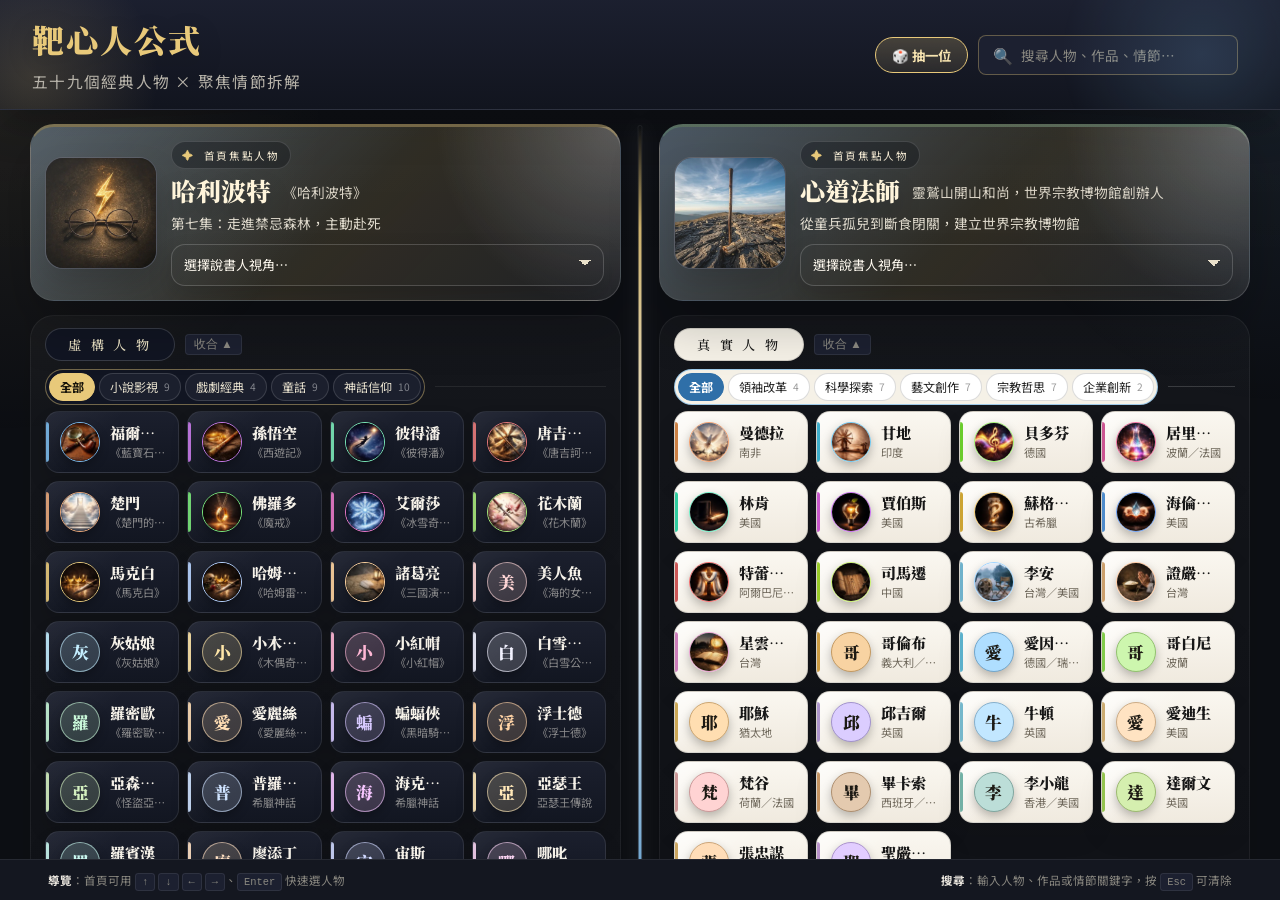
<file: index.html>
<!DOCTYPE html>
<html lang="zh-TW">
<head>
<meta charset="UTF-8">
<meta name="viewport" content="width=device-width, initial-scale=1.0">
<title>靶心人公式｜五十九個經典人物</title>
<link rel="preconnect" href="https://fonts.googleapis.com">
<link href="https://fonts.googleapis.com/css2?family=Noto+Serif+TC:wght@400;700;900&family=Noto+Sans+TC:wght@400;500;700&display=swap" rel="stylesheet">
<style>
:root {
  --bg:#0d0f14; --bg2:#141720; --bg3:#1c2030;
  --accent:#e8c97a; --text:#e8e4dc; --text-dim:#8a8880;
  --border:rgba(255,255,255,0.08);
}
*{margin:0;padding:0;box-sizing:border-box;}
body{background:var(--bg);color:var(--text);font-family:'Noto Sans TC',sans-serif;min-height:100vh;min-height:100dvh;overflow:hidden;}

/* screens */
#screen-home,#screen-detail{position:absolute;inset:0;transition:opacity .35s,transform .35s;}
#screen-home{z-index:10;}
#screen-detail{z-index:5;opacity:0;pointer-events:none;transform:translateX(40px);}
#screen-detail.active{opacity:1;pointer-events:all;transform:none;z-index:10;}
#screen-home.hidden{opacity:0;pointer-events:none;transform:translateX(-40px);z-index:5;}

/* home */
#screen-home{display:grid;grid-template-rows:auto 1fr;height:100vh;}
.home-header{display:flex;align-items:center;justify-content:space-between;padding:16px 32px;border-bottom:1px solid var(--border);background:linear-gradient(180deg,rgba(28,32,48,.98),rgba(18,21,31,.98));box-shadow:0 18px 36px rgba(0,0,0,.22);position:relative;overflow:hidden;}
.home-header::before{content:'';position:absolute;inset:-30% auto auto -10%;width:320px;height:220px;background:radial-gradient(circle,rgba(232,201,122,.18),transparent 65%);pointer-events:none;}
.home-header::after{content:'';position:absolute;inset:auto -8% -60% auto;width:360px;height:240px;background:radial-gradient(circle,rgba(122,184,232,.16),transparent 65%);pointer-events:none;}
.home-brand{position:relative;z-index:1;}
.home-title{font-family:'Noto Serif TC',serif;font-size:2rem;font-weight:900;color:var(--accent);letter-spacing:.06em;text-shadow:0 8px 28px rgba(0,0,0,.22);}
.home-subtitle{font-size:.98rem;color:#b8b4aa;margin-top:8px;letter-spacing:.08em;}
/* card grid area */
.card-area{padding:14px 30px 14px;overflow-y:auto;background:
  radial-gradient(circle at top left, rgba(232,201,122,.08), transparent 22%),
  radial-gradient(circle at top right, rgba(122,184,232,.08), transparent 20%),
  linear-gradient(180deg,rgba(255,255,255,.01),transparent 22%);}
.home-columns{display:grid;grid-template-columns:minmax(0,1fr) minmax(0,1fr);gap:38px;align-items:start;position:relative;}
.home-columns::after{
  content:'';
  position:absolute;
  top:2px;
  bottom:2px;
  left:50%;
  width:3px;
  border-radius:999px;
  background:linear-gradient(180deg,rgba(255,255,255,0),rgba(232,201,122,.88) 12%,rgba(255,255,255,.98) 50%,rgba(122,184,232,.88) 88%,rgba(255,255,255,0));
  box-shadow:0 0 0 1px rgba(255,255,255,.06),0 0 18px rgba(255,255,255,.16);
  transform:translateX(-50%);
  pointer-events:none;
}
.home-column{min-width:0;position:relative;}
.home-column-panel{padding:10px 14px 12px;border-radius:24px;background:linear-gradient(180deg,rgba(255,255,255,.03),rgba(255,255,255,.015));border:1px solid rgba(255,255,255,.06);box-shadow:0 18px 36px rgba(0,0,0,.14);}
.home-column .section-label{padding-top:2px;}
.section-badge{display:inline-block;padding:6px 22px;border-radius:20px;font-size:.82rem;font-weight:500;letter-spacing:.25em;font-family:'Noto Serif TC',serif;}
.fiction-badge{background:#111522;color:#f1e8c9;border:1px solid rgba(255,255,255,.16);}
.real-badge{background:#f5f1e7;color:#171717;border:1px solid rgba(0,0,0,.14);}
.char-card{background:linear-gradient(180deg,rgba(28,32,48,.96),rgba(20,23,32,.98));border:1px solid var(--border);border-radius:14px;padding:10px 12px;min-height:56px;display:flex;align-items:center;justify-content:center;cursor:pointer;transition:all .22s;position:relative;overflow:hidden;text-align:center;width:100%;font:inherit;color:inherit;appearance:none;box-shadow:0 10px 18px rgba(0,0,0,.12);}
.char-card::before{content:'';position:absolute;inset:0;background:linear-gradient(135deg,rgba(255,255,255,.05),transparent 40%);pointer-events:none;}
.char-card:hover{transform:translateY(-4px);border-color:rgba(220,70,70,.75);box-shadow:0 20px 40px rgba(120,20,20,.3);}
.char-card:active{transform:translateY(0);}
.char-card.kb-focus{transform:translateY(-3px);border-color:rgba(232,201,122,.7);box-shadow:0 0 0 2px rgba(232,201,122,.35);outline:none;}
.char-card.kb-focus-real{transform:translateY(-3px);border-color:rgba(122,184,232,.7);box-shadow:0 0 0 2px rgba(122,184,232,.35);outline:none;}
.char-card:focus-visible{outline:none;transform:translateY(-3px);box-shadow:0 0 0 2px rgba(232,201,122,.35);}
.home-column:first-child .section-label{color:rgba(255,255,255,.7);}
.home-column:last-child .section-label{color:rgba(255,255,255,.82);}
.home-column:last-child .section-label::after{background:rgba(255,255,255,.16);}
#grid-fiction .char-card{
  background:linear-gradient(180deg,#1b1f2d,#121621);
  border-color:rgba(255,255,255,.1);
  color:#f5f1e8;
}
#grid-fiction .char-card::before{background:linear-gradient(135deg,rgba(255,255,255,.05),transparent 42%);}
#grid-fiction .char-card:hover{
  background:linear-gradient(180deg,#6a1f27,#240d12);
  border-color:rgba(255,90,90,.95);
  box-shadow:0 22px 42px rgba(140,16,16,.45);
}
#grid-real .char-card{
  background:linear-gradient(180deg,#faf7f0,#f0eadf);
  border-color:rgba(0,0,0,.14);
  color:#171717;
  box-shadow:0 14px 26px rgba(0,0,0,.08);
}
#grid-real .char-card::before{background:linear-gradient(135deg,rgba(255,255,255,.75),transparent 45%);}
#grid-real .char-card:hover{
  background:linear-gradient(180deg,#ffdede,#f0b9b9);
  border-color:rgba(230,60,60,.9);
  box-shadow:0 20px 38px rgba(140,16,16,.28);
}
.card-num{font-size:.65rem;letter-spacing:.18em;color:var(--text-dim);margin-bottom:8px;}
.card-name{font-family:'Noto Serif TC',serif;font-size:.92rem;font-weight:900;margin:0;line-height:1.2;color:inherit;transition:transform .18s ease,color .18s ease;text-align:center;}
#grid-fiction .char-card:hover .card-name,
#grid-fiction .char-card:focus-visible .card-name{
  color:#fff2f2;
  transform:scale(1.42);
}
#grid-real .char-card:hover .card-name,
#grid-real .char-card:focus-visible .card-name{
  color:#8f0000;
  transform:scale(1.42);
}
.card-work{font-size:.73rem;color:var(--text-dim);margin-bottom:10px;}
.card-scene{font-size:.7rem;color:var(--accent);line-height:1.5;padding-top:10px;border-top:1px solid var(--border);display:-webkit-box;-webkit-box-orient:vertical;-webkit-line-clamp:2;overflow:hidden;min-height:3.1em;}
.card-storytellers{display:flex;flex-wrap:wrap;gap:5px;margin-top:10px;}
.card-storyteller-tag{display:inline-flex;align-items:center;gap:5px;font-size:.72rem;color:rgba(232,201,122,.95);background:linear-gradient(180deg,rgba(232,201,122,.12),rgba(232,201,122,.06));border:1px solid rgba(232,201,122,.25);border-radius:999px;padding:4px 10px;white-space:nowrap;font-family:'Noto Sans TC',sans-serif;}
.card-storyteller-tag .st-icon{font-size:.75rem;}

/* search bar */
.home-search-wrap{display:flex;align-items:center;gap:10px;margin-left:auto;}
.home-search-box{display:flex;align-items:center;gap:8px;background:var(--bg3);border:1.5px solid rgba(232,201,122,.35);border-radius:8px;padding:7px 14px;transition:border-color .2s;width:260px;}
.home-search-box:focus-within{border-color:rgba(232,201,122,.75);background:var(--bg2);}
.home-search-icon{color:rgba(232,201,122,.7);font-size:1rem;flex-shrink:0;}
.home-search-input{background:transparent;border:none;outline:none;color:var(--text);font-family:'Noto Sans TC',sans-serif;font-size:.85rem;width:100%;}
.home-search-input::placeholder{color:var(--text-dim);}
.home-search-clear{background:transparent;border:none;color:var(--text-dim);cursor:pointer;padding:0;font-size:.85rem;line-height:1;display:none;flex-shrink:0;}
.home-search-clear.visible{display:block;}
.home-search-count{font-size:.75rem;color:var(--accent);white-space:nowrap;font-weight:500;}

/* section collapse */
.section-label{font-size:.8rem;letter-spacing:.15em;color:var(--text-dim);text-transform:uppercase;padding:8px 0 6px;display:flex;align-items:center;gap:10px;cursor:pointer;user-select:none;}
.section-label::after{content:'';flex:1;height:1px;background:var(--border);}
.section-collapse-btn{font-size:.72rem;color:var(--text-dim);background:var(--bg3);border:1px solid var(--border);border-radius:4px;padding:2px 8px;cursor:pointer;transition:all .18s;white-space:nowrap;flex-shrink:0;}
.section-label:hover .section-collapse-btn{color:var(--text);border-color:rgba(255,255,255,.2);}
.card-grid{display:grid;grid-template-columns:repeat(4,minmax(0,1fr));gap:8px;margin-bottom:4px;transition:opacity .2s;}
.card-grid.collapsed{display:none;}
.spotlight-wrap{margin-bottom:14px;}
.spotlight-card{display:grid;grid-template-columns:112px minmax(0,1fr);gap:14px;align-items:center;width:100%;padding:14px 16px 14px 14px;min-height:150px;border-radius:24px;text-align:left;background:
  radial-gradient(circle at top right,rgba(255,255,255,.24),transparent 30%),
  linear-gradient(135deg,rgba(122,184,232,.22),rgba(232,201,122,.16) 55%,rgba(255,255,255,.08));
  border:1px solid rgba(255,255,255,.16);
  box-shadow:0 24px 50px rgba(0,0,0,.22);}
.spotlight-card::before{background:linear-gradient(135deg,rgba(255,255,255,.18),transparent 52%);}
.spotlight-image{width:100%;aspect-ratio:1/1;border-radius:18px;overflow:hidden;border:1px solid rgba(255,255,255,.18);background:linear-gradient(180deg,rgba(17,22,34,.95),rgba(27,32,45,.95));box-shadow:0 16px 30px rgba(0,0,0,.24);}
.spotlight-image img{width:100%;height:100%;object-fit:cover;display:block;}
.spotlight-image.is-empty{display:flex;align-items:center;justify-content:center;color:rgba(255,255,255,.5);font-size:.78rem;line-height:1.6;padding:14px;text-align:center;}
.spotlight-body{display:flex;flex-direction:column;gap:8px;min-width:0;position:relative;z-index:1;}
.spotlight-kicker{display:inline-flex;align-items:center;gap:8px;width:max-content;max-width:100%;padding:5px 10px;border-radius:999px;background:rgba(13,15,20,.36);border:1px solid rgba(255,255,255,.14);font-size:.66rem;letter-spacing:.16em;color:#f4ead3;}
.spotlight-kicker::before{content:'✦';color:var(--accent);font-size:.72rem;}
.spotlight-title-row{display:flex;align-items:flex-end;gap:12px;flex-wrap:wrap;}
.spotlight-name{font-family:'Noto Serif TC',serif;font-size:1.56rem;font-weight:900;line-height:1.1;color:#fff5db;text-shadow:0 10px 26px rgba(0,0,0,.2);}
.spotlight-intro{font-size:.86rem;line-height:1.5;color:rgba(255,248,232,.82);padding-bottom:2px;}
.spotlight-scene{font-size:.86rem;line-height:1.7;color:#efe9db;opacity:.92;display:-webkit-box;-webkit-box-orient:vertical;-webkit-line-clamp:2;overflow:hidden;}
.spotlight-select{
  width:100%;
  appearance:none;
  -webkit-appearance:none;
  border-radius:14px;
  border:1px solid rgba(255,255,255,.18);
  background:linear-gradient(180deg,rgba(13,15,20,.28),rgba(13,15,20,.14));
  color:#fffaf0;
  font-family:'Noto Sans TC',sans-serif;
  font-size:.82rem;
  line-height:1.5;
  padding:10px 38px 10px 12px;
  cursor:pointer;
  box-shadow:0 12px 24px rgba(0,0,0,.16);
  background-image:linear-gradient(45deg,transparent 50%,rgba(255,245,220,.9) 50%),linear-gradient(135deg,rgba(255,245,220,.9) 50%,transparent 50%);
  background-position:calc(100% - 18px) calc(50% - 2px),calc(100% - 12px) calc(50% - 2px);
  background-size:6px 6px,6px 6px;
  background-repeat:no-repeat;
}
.spotlight-select:focus{outline:none;border-color:rgba(232,201,122,.65);box-shadow:0 0 0 2px rgba(232,201,122,.16),0 12px 24px rgba(0,0,0,.16);}
.spotlight-select option{color:#111;background:#fff;}
.spotlight-card:hover .spotlight-name{color:#fff;transform:none;}

/* search highlight */
.char-card.search-hidden{display:none;}
mark.sh{background:rgba(232,201,122,.35);color:inherit;border-radius:2px;padding:0 1px;}

/* no results */
.search-empty{padding:48px 48px;text-align:center;color:var(--text-dim);font-size:.9rem;display:none;background:rgba(255,255,255,.02);border:1px dashed rgba(255,255,255,.08);border-radius:16px;margin:18px 0 22px;}
.search-empty.visible{display:block;}

.home-footer{padding:12px 48px;border-top:1px solid var(--border);background:var(--bg2);display:flex;align-items:center;justify-content:space-between;}
.home-footer-hint{font-size:.72rem;color:var(--text-dim);}
.home-footer-hint strong{color:var(--text);}
kbd{background:var(--bg3);border:1px solid var(--border);border-radius:3px;padding:2px 6px;font-size:.65rem;color:var(--text-dim);}

/* detail */
#screen-detail{display:grid;grid-template-rows:1fr;height:100vh;}
.hbtn{padding:2px 7px;border-radius:12px;border:1px solid transparent;background:transparent;color:#fff;font-family:'Noto Serif TC',serif;font-size:.62rem;font-weight:500;letter-spacing:.02em;cursor:pointer;transition:all .2s;white-space:nowrap;opacity:.9;}
.hbtn:hover{color:#fff;opacity:1;}
.hbtn-divider{width:1px;height:16px;background:var(--border);margin:0 6px;align-self:center;}
.hbtn.active-gold{background:rgba(255,255,255,.3);color:#fff;border-color:rgba(255,255,255,.6);opacity:1;font-weight:700;}
.hbtn.active-blue{background:rgba(255,255,255,.3);color:#fff;border-color:rgba(255,255,255,.6);opacity:1;font-weight:700;}

main#detail-main{display:grid;grid-template-rows:auto 1fr;overflow:hidden;min-height:0;}
#top-controls{display:grid;grid-template-rows:auto auto;border-bottom:3px solid rgba(255,255,255,0.12);background:#0a0c10;position:relative;transition:max-height .28s ease,padding .28s ease,border-bottom-width .28s ease;}
#screen-detail.topbar-collapsed #top-controls{max-height:24px;overflow:hidden;border-bottom-width:1px;}
#sidebar-ctrl{padding:8px 12px;display:flex;flex-direction:row;flex-wrap:nowrap;gap:10px;align-items:center;overflow:hidden;}
#sidebar-ctrl-groups{display:grid;grid-template-columns:1fr 1fr 1fr;gap:10px;flex:1;min-width:0;}
.topbar-toggle{
  position:absolute;right:14px;bottom:-14px;z-index:12;
  width:52px;height:28px;border-radius:999px;
  border:1px solid rgba(255,255,255,.16);
  background:linear-gradient(180deg,rgba(25,29,42,.96),rgba(13,16,27,.96));
  color:#f5ead2;font-size:.95rem;font-weight:700;cursor:pointer;
  box-shadow:0 12px 22px rgba(0,0,0,.24);
  transition:all .22s ease;
}
.topbar-toggle:hover{background:linear-gradient(180deg,rgba(45,22,22,.95),rgba(84,22,22,.92));color:#fff;}
.topbar-toggle:focus-visible{outline:none;box-shadow:0 0 0 2px rgba(232,201,122,.22),0 12px 22px rgba(0,0,0,.24);}
#screen-detail.topbar-collapsed #sidebar-ctrl,
#screen-detail.topbar-collapsed #top-char-strip-wrap{opacity:0;transform:translateY(-12px);pointer-events:none;}
#sidebar-ctrl,#top-char-strip-wrap{transition:opacity .18s ease,transform .24s ease;}
.ctrl-group{display:flex;gap:2px;padding:3px 6px;border-radius:14px;flex:1;}
.ctrl-group .hbtn{flex:1;text-align:center;}
.ctrl-group-a{background:transparent;border:2.5px solid rgba(255,255,255,.8);}
.ctrl-group-b{background:transparent;border:2.5px solid rgba(255,255,255,.8);}
.ctrl-group-mode{background:transparent;border:2.5px solid rgba(255,255,255,.8);}
.ctrl-group-home{background:rgba(232,201,122,.15);border:2px solid rgba(232,201,122,.5);flex:0 0 auto;}
.ctrl-group-home .hbtn{padding:7px 18px;color:#e8c97a;font-weight:600;}
.ctrl-group-home .hbtn:hover{color:#fff;}
.storyteller-intro{background:#ffffff;border:1px solid rgba(0,0,0,.08);border-radius:10px;padding:14px 18px 8px;margin:0 0 16px;}
.storyteller-intro p{font-size:.95rem;line-height:1.95;color:#222;margin:0 0 8px;}
.hbtn.is-disabled{opacity:.45;cursor:pointer;pointer-events:all;}
.hbtn.is-disabled:hover{opacity:.65;}

/* 說書人鎖定 tooltip */
.storyteller-lock-tip{
  position:fixed;z-index:9999;
  background:#1c2030;border:1px solid rgba(232,201,122,.35);
  border-radius:8px;padding:8px 12px;
  font-family:'Noto Sans TC',sans-serif;font-size:.75rem;
  color:var(--text);line-height:1.6;
  pointer-events:none;
  max-width:200px;
  box-shadow:0 4px 16px rgba(0,0,0,.5);
  opacity:0;transition:opacity .15s;
}
.storyteller-lock-tip.visible{opacity:1;}
.storyteller-lock-tip-title{font-weight:700;color:var(--accent);margin-bottom:3px;display:flex;align-items:center;gap:5px;}
.storyteller-lock-tip-body{color:var(--text-dim);font-size:.7rem;}
#content-wrap{flex:1;display:flex;flex-direction:column;overflow:hidden;min-height:0;}
#top-char-strip-wrap{padding:0 16px 12px;overflow:hidden;position:relative;}
#top-char-strip-wrap::after{content:'';position:absolute;right:16px;top:0;bottom:12px;width:48px;background:linear-gradient(to right,transparent,#0a0c10);pointer-events:none;}
#top-char-strip{display:flex;gap:8px;overflow-x:auto;padding:2px 0 4px;scroll-behavior:smooth;}
#top-char-strip::-webkit-scrollbar{height:4px;}
#top-char-strip::-webkit-scrollbar-thumb{background:rgba(255,255,255,.15);border-radius:999px;}
.top-char-item{flex:0 0 auto;padding:7px 14px;border-radius:12px;border:1px solid rgba(255,255,255,.1);background:#111622;color:var(--text-dim);cursor:pointer;transition:all .18s;font-size:.82rem;white-space:nowrap;font:inherit;appearance:none;}
.top-char-item:hover{color:var(--text);background:#171d2c;}
.top-char-item.active{color:var(--text);font-weight:700;border-color:rgba(232,201,122,.45);background:rgba(232,201,122,.12);}
.top-char-item:focus-visible{outline:none;border-color:rgba(232,201,122,.6);box-shadow:0 0 0 2px rgba(232,201,122,.2);}
.top-char-item .dot{display:inline-block;width:7px;height:7px;border-radius:50%;margin-right:7px;vertical-align:middle;}
.top-char-item.active-real{border-color:rgba(122,184,232,.45);background:rgba(122,184,232,.12);}
#content{flex:1;display:grid;grid-template-columns:minmax(280px, 34%) 1fr;overflow:hidden;min-height:0;transition:grid-template-columns .28s ease;}
#content.sidebar-collapsed{grid-template-columns:28px 1fr;}
#content-left{padding:24px 20px;border-right:3px solid rgba(255,255,255,0.18);display:flex;flex-direction:column;gap:14px;overflow-y:auto;min-height:0;background:#0d1020;position:relative;transition:padding .24s ease,border-color .24s ease;}
#content-left .sidebar-inner{display:flex;flex-direction:column;gap:14px;min-height:0;transition:opacity .18s ease,transform .24s ease;}
#content.sidebar-collapsed #content-left{padding:0;border-right:1px solid rgba(255,255,255,.1);overflow:hidden;}
#content.sidebar-collapsed #content-left .sidebar-inner{opacity:0;transform:translateX(-16px);pointer-events:none;}
#content-right{display:flex;flex-direction:column;overflow:hidden;min-height:0;background:linear-gradient(180deg,#f7f4ec,#f1ede3);}
.sidebar-rail-toggle{
  position:absolute;top:18px;right:-14px;z-index:8;
  width:28px;height:56px;border-radius:999px;
  border:1px solid rgba(255,255,255,.16);
  background:linear-gradient(180deg,rgba(25,29,42,.95),rgba(13,16,27,.95));
  color:#f5ead2;font-size:1rem;font-weight:700;cursor:pointer;
  box-shadow:0 12px 24px rgba(0,0,0,.26);
  transition:all .22s ease;
}
.sidebar-rail-toggle:hover{background:linear-gradient(180deg,rgba(45,22,22,.95),rgba(84,22,22,.92));color:#fff;}
.sidebar-rail-toggle:focus-visible{outline:none;box-shadow:0 0 0 2px rgba(232,201,122,.22),0 12px 24px rgba(0,0,0,.26);}
#content.sidebar-collapsed .sidebar-rail-toggle{right:0;top:16px;}
#right-step-bar{padding:7px 16px 6px;border-bottom:1px solid rgba(0,0,0,0.1);flex-shrink:0;background:#e8e6df;overflow-x:auto;overflow-y:hidden;}
#right-step-bar::-webkit-scrollbar{display:none;}
#right-step-content{flex:1;overflow-y:auto;padding:24px 36px 40px;background:
  linear-gradient(180deg,rgba(255,255,255,.32),rgba(255,255,255,.12)),
  repeating-linear-gradient(180deg,transparent,transparent 31px,rgba(0,0,0,.022) 32px);
  color:#111;}
.char-header{margin-bottom:20px;}
.step-tag{display:inline-flex;align-items:center;gap:3px;padding:4px 8px;border-radius:14px;cursor:pointer;transition:all .18s;border:1px solid rgba(0,0,0,0.2);font-size:.68rem;color:#222;background:transparent;white-space:nowrap;appearance:none;}
.step-tag:hover{color:#000;background:rgba(0,0,0,.06);opacity:1!important;}
.step-tag.locked{opacity:.3;pointer-events:none;}
.step-tag:focus-visible{outline:none;border-color:rgba(200,0,0,.45);box-shadow:0 0 0 2px rgba(200,0,0,.12);}
.step-tag-num{width:15px;height:15px;border-radius:50%;display:flex;align-items:center;justify-content:center;font-size:.6rem;font-weight:700;flex-shrink:0;}
.step-tags-row{display:flex;flex-wrap:nowrap;gap:4px;align-items:center;}
.char-number{font-size:.68rem;letter-spacing:.2em;color:var(--text-dim);text-transform:uppercase;margin-bottom:5px;}
.char-title-row{display:flex;align-items:center;flex-wrap:nowrap;gap:10px;margin-bottom:8px;}
.char-title{font-family:'Noto Serif TC',serif;font-size:1.9rem;font-weight:900;line-height:1.2;margin-bottom:0;flex:0 0 auto;white-space:nowrap;}
.char-scene-tag{font-size:.83rem;color:var(--accent);padding:7px 12px;background:linear-gradient(90deg,rgba(232,201,122,.18),rgba(232,201,122,.05));border-left:3px solid var(--accent);display:inline-block;border-radius:0 10px 10px 0;box-shadow:inset 0 1px 0 rgba(255,255,255,.2);}
.char-meta-card{padding:14px 14px 12px;border:1px solid rgba(255,255,255,.08);border-radius:16px;background:linear-gradient(180deg,rgba(255,255,255,.04),rgba(255,255,255,.02));box-shadow:0 18px 30px rgba(0,0,0,.16);}
.char-image-frame{display:flex;flex-direction:column;gap:8px;padding:10px;border-radius:18px;background:linear-gradient(180deg,rgba(255,255,255,.05),rgba(255,255,255,.015));border:1px solid rgba(255,255,255,.08);}
.char-image-credit{font-size:.65rem;color:rgba(255,255,255,.42);text-align:center;letter-spacing:.05em;padding:0 4px 2px;}
.left-storyteller-select-wrap{display:flex;align-items:center;gap:8px;min-width:0;flex:1 1 auto;max-width:460px;}
.left-storyteller-select-label{
  font-size:.72rem;
  letter-spacing:.08em;
  color:rgba(255,255,255,.62);
  font-weight:700;
  flex-shrink:0;
  writing-mode:vertical-rl;
  text-orientation:upright;
  line-height:1;
  align-self:stretch;
  display:flex;
  align-items:center;
  justify-content:center;
}
.left-storyteller-select{
  width:100%;
  appearance:none;
  -webkit-appearance:none;
  border-radius:14px;
  border:1px solid rgba(255,255,255,.16);
  background:
    linear-gradient(180deg,rgba(255,255,255,.08),rgba(255,255,255,.04))
    padding-box,
    linear-gradient(135deg,rgba(122,184,232,.45),rgba(232,201,122,.35))
    border-box;
  color:var(--text);
  font-family:'Noto Sans TC',sans-serif;
  font-size:.88rem;
  line-height:1.4;
  padding:11px 42px 11px 14px;
  cursor:pointer;
  box-shadow:0 10px 20px rgba(0,0,0,.16);
  background-repeat:no-repeat;
  background-position:right 14px center, 0 0;
  background-size:12px 12px, 100% 100%;
  flex:1 1 auto;
  min-width:0;
}
.left-storyteller-select:focus{outline:none;border-color:rgba(122,184,232,.55);box-shadow:0 0 0 2px rgba(122,184,232,.14),0 10px 20px rgba(0,0,0,.16);}
.left-storyteller-select option{color:#111;background:#fff;}

/* 說書人身份列（右側頂部，切換後顯示） */
.st-identity-bar{
  display:flex;align-items:center;gap:12px;
  padding:14px 18px;margin-bottom:16px;
  border-radius:14px;border-left:4px solid;
  animation:stBarIn .25s ease;
  box-shadow:0 14px 28px rgba(0,0,0,.06);
}
.st-identity-bar.fiction{background:linear-gradient(135deg,rgba(255,248,228,.98),rgba(249,236,192,.82));border-color:rgba(232,201,122,.72);}
.st-identity-bar.real{background:linear-gradient(135deg,rgba(241,249,255,.98),rgba(212,234,248,.84));border-color:rgba(122,184,232,.72);}
.st-identity-icon{font-size:1.2rem;flex-shrink:0;}
.st-identity-name{font-family:'Noto Serif TC',serif;font-size:1.15rem;font-weight:900;color:#111;}
.st-identity-role{font-size:.85rem;color:#555;margin-left:6px;}
.st-identity-label{font-size:.72rem;color:#999;margin-left:auto;letter-spacing:.08em;}
@keyframes stBarIn{from{opacity:0;transform:translateX(-6px);}to{opacity:1;transform:translateX(0);}}

.step-card{background:rgba(255,255,255,.92);border-radius:14px;border:1px solid rgba(0,0,0,0.08);padding:0;margin-bottom:12px;animation:slideIn .28s ease;display:grid;grid-template-columns:auto 1fr;overflow:hidden;transition:opacity .2s,transform .2s,box-shadow .2s;box-shadow:0 12px 28px rgba(0,0,0,.06);}
.step-card:hover{opacity:1!important;}
.step-card:hover{transform:translateY(-2px);box-shadow:0 18px 34px rgba(0,0,0,.08);}
@keyframes slideIn{from{opacity:0;transform:translateY(10px);}to{opacity:1;transform:translateY(0);}}
.step-card-side{display:flex;flex-direction:column;align-items:center;justify-content:center;gap:6px;padding:14px 10px;min-width:42px;background:linear-gradient(180deg,rgba(0,0,0,.018),rgba(0,0,0,.035));}
.step-card-side-label{font-family:'Noto Serif TC',serif;font-size:1.64rem;font-weight:700;color:#111;writing-mode:vertical-rl;letter-spacing:.15em;}
.step-card-body{padding:16px 22px 16px 18px;border-left:1px solid rgba(0,0,0,.06);display:flex;align-items:center;}
.step-card-text{font-size:1.1rem;line-height:1.9;color:#111;}
.practice-input{width:100%;min-height:64px;background:rgba(255,255,255,.04);border:1px solid var(--border);border-radius:6px;padding:11px 13px;color:var(--text);font-family:'Noto Sans TC',sans-serif;font-size:.96rem;line-height:1.7;resize:vertical;outline:none;transition:border-color .2s;}
.practice-input:focus{border-color:rgba(232,201,122,.4);}
.practice-input::placeholder{color:var(--text-dim);}
.quote-card{margin-top:12px;padding:24px 26px;border-left:4px solid var(--accent);background:linear-gradient(135deg,rgba(249,239,207,.86),rgba(244,230,178,.62));border-radius:0 16px 16px 0;animation:slideIn .28s ease;box-shadow:0 16px 34px rgba(138,106,16,.12);position:relative;}
.quote-card::before{content:'核心名言';position:absolute;top:-12px;left:18px;padding:4px 10px;border-radius:999px;background:#8a6a10;color:#fff9ed;font-size:.68rem;letter-spacing:.08em;}
.quote-card p{font-family:'Noto Serif TC',serif;font-size:1.08rem;line-height:1.95;color:#7b6111;font-style:italic;}

footer{display:flex;align-items:center;justify-content:space-between;padding:12px 40px;border-top:1px solid var(--border);background:var(--bg2);position:relative;transition:max-height .28s ease,padding .28s ease,border-top-width .28s ease;overflow:hidden;}
#screen-detail.bottombar-collapsed footer{max-height:24px;padding-top:0;padding-bottom:0;border-top-width:1px;}
#screen-detail.bottombar-collapsed footer > *:not(.footer-toggle){opacity:0;transform:translateY(12px);pointer-events:none;}
footer > *{transition:opacity .18s ease,transform .24s ease;}
.footer-toggle{
  position:absolute;right:18px;top:-14px;z-index:12;
  width:52px;height:28px;border-radius:999px;
  border:1px solid rgba(255,255,255,.16);
  background:linear-gradient(180deg,rgba(25,29,42,.96),rgba(13,16,27,.96));
  color:#f5ead2;font-size:.95rem;font-weight:700;cursor:pointer;
  box-shadow:0 12px 22px rgba(0,0,0,.24);
  transition:all .22s ease;
}
.footer-toggle:hover{background:linear-gradient(180deg,rgba(45,22,22,.95),rgba(84,22,22,.92));color:#fff;}
.footer-toggle:focus-visible{outline:none;box-shadow:0 0 0 2px rgba(232,201,122,.22),0 12px 22px rgba(0,0,0,.24);}
.progress-bar{flex:1;max-width:260px;height:3px;background:var(--border);border-radius:2px;margin:0 18px;overflow:hidden;}
.progress-fill{height:100%;background:var(--accent);transition:width .4s ease;border-radius:2px;}
.nav-btns{display:flex;gap:8px;}
.nav-btn{padding:7px 18px;border-radius:4px;border:1px solid var(--border);background:transparent;color:var(--text);font-family:'Noto Sans TC',sans-serif;font-size:.82rem;cursor:pointer;transition:all .2s;}
.nav-btn:hover{background:rgba(255,255,255,.06);}
.nav-btn.primary{background:var(--accent);color:#0d0f14;border-color:var(--accent);font-weight:500;}
.nav-btn.primary:hover{background:#f0d48a;}
.nav-btn:disabled{opacity:.3;cursor:not-allowed;}
.footer-info{font-size:.74rem;color:var(--text-dim);min-width:90px;}

.c0{background:rgba(232,201,122,.15);color:#e8c97a}
.c1{background:rgba(122,184,232,.15);color:#7ab8e8}
.c2{background:rgba(200,122,232,.15);color:#c87ae8}
.c3{background:rgba(122,232,184,.15);color:#7ae8b8}
.c4{background:rgba(232,122,122,.15);color:#e87a7a}
.c5{background:rgba(232,168,122,.15);color:#e8a87a}
.c6{background:rgba(122,232,122,.15);color:#7ae87a}

#right-step-content .c0,#right-step-content .c1,#right-step-content .c2,
#right-step-content .c3,#right-step-content .c4,#right-step-content .c5,
#right-step-content .c6{color:#111;}
#right-step-bar .step-tag{color:#222;}
#right-step-bar .step-tag-num{color:#111;}
#right-step-bar .c0,#right-step-bar .c1,#right-step-bar .c2,
#right-step-bar .c3,#right-step-bar .c4,#right-step-bar .c5,
#right-step-bar .c6{color:#111;}

#right-step-bar .step-tag[style*="border-color"]{
  border-color:rgba(220,50,50,.6) !important;
  background:rgba(220,50,50,.1) !important;
  color:#c00 !important;
}
#right-step-bar .step-tag[style*="border-color"] .step-tag-num{
  color:#c00 !important;
}
#right-step-bar .step-tag.dim{opacity:0.3;}
#right-step-bar .step-tag.dim:hover{opacity:1;}

/* 名言預告標籤 */
.quote-teaser-tag{display:inline-flex;align-items:center;gap:4px;padding:4px 10px;border-radius:14px;border:1px solid rgba(0,0,0,.15);font-size:.68rem;color:#bbb;background:transparent;white-space:nowrap;margin-left:4px;transition:all .3s;appearance:none;}
.quote-teaser-tag.unlocked{color:#8a6a10;border-color:rgba(232,201,122,.5);background:rgba(232,201,122,.12);cursor:pointer;font-weight:600;}
.quote-teaser-tag.unlocked:hover{background:rgba(232,201,122,.2);}
.quote-teaser-tag:disabled{cursor:not-allowed;opacity:.7;}
.quote-teaser-tag:focus-visible{outline:none;border-color:rgba(232,201,122,.55);box-shadow:0 0 0 2px rgba(232,201,122,.18);}

/* 步驟操作引導 */
.step-nav-hint{text-align:center;padding:10px 0 2px;font-size:.72rem;color:#aaa;animation:slideIn .4s ease .3s both;}

@media (max-width: 1100px){
  .card-area{padding:0 24px;}
  .home-columns{gap:22px;}
  .card-grid{grid-template-columns:repeat(2,minmax(0,1fr));}
  #sidebar-ctrl{padding:10px 12px;overflow-x:auto;}
  #sidebar-ctrl-groups{min-width:860px;}
  #content{grid-template-columns:minmax(240px, 32%) 1fr;}
  #content-left{padding:20px 16px;}
  #right-step-content{padding:20px 24px 28px;}
}

@media (max-width: 820px){
  body{overflow:hidden;}
  #screen-home,#screen-detail{position:absolute;inset:0;min-height:100dvh;}
  #screen-home{height:100dvh;}
  #screen-detail{height:100dvh;}
  .home-header{padding:16px 20px;align-items:flex-start;justify-content:flex-start;flex-wrap:wrap;gap:12px;}
  .home-search-wrap{margin-left:0;width:100%;}
  .home-search-box{width:100%;}
  .card-area{padding:0 20px 16px;}
  .home-columns{grid-template-columns:1fr;gap:12px;}
  .home-columns::after{display:none;}
  .card-grid{grid-template-columns:repeat(2,minmax(0,1fr));}
  .home-footer{padding:10px 20px;align-items:flex-start;flex-direction:column;gap:8px;}
  #top-controls{border-bottom-width:2px;}
  #content{grid-template-columns:1fr;}
  #content-left{border-right:none;border-bottom:2px solid rgba(255,255,255,.14);}
  #content-right{min-height:0;}
  .sidebar-rail-toggle{display:none;}
  .step-card-side-label{writing-mode:horizontal-tb;font-size:1.05rem;letter-spacing:.08em;}
  .step-card{grid-template-columns:1fr;}
  .step-card-side{flex-direction:row;justify-content:flex-start;padding:12px 16px;border-bottom:1px solid rgba(0,0,0,.08);}
  .step-card-body{border-left:none;}
  footer{padding:10px 16px;gap:12px;flex-wrap:wrap;}
  .progress-bar{order:3;max-width:none;width:100%;margin:0;}
}

@media (max-width: 560px){
  .home-title{font-size:1.45rem;}
  .home-subtitle{font-size:.9rem;}
  .card-grid{grid-template-columns:1fr;}
  .spotlight-card{grid-template-columns:1fr;gap:12px;padding:14px;}
  .spotlight-image{max-width:120px;}
  .spotlight-name{font-size:1.3rem;}
  .card-scene{-webkit-line-clamp:3;}
  .char-title{font-size:1.55rem;}
  .char-title-row{align-items:flex-start;flex-wrap:wrap;gap:8px;}
  .char-title{white-space:normal;}
  .left-storyteller-select-wrap{min-width:100%;max-width:none;flex-wrap:wrap;gap:6px;}
  .char-meta-card{padding:12px;}
  #right-step-bar{padding:8px 12px 6px;}
  #right-step-content{padding:18px 16px 24px;}
  .st-identity-bar{padding:10px 12px;align-items:flex-start;flex-wrap:wrap;}
  .st-identity-label{margin-left:0;width:100%;}
  .quote-card{padding:16px 18px;}
  .nav-btns{width:100%;justify-content:space-between;}
  .nav-btn{flex:1;}
}

/* ══════════ 美化版覆寫（v2） ══════════ */

/* 首頁卡片：頭像／印章 + 出處 + 色條 */
.char-card-v2{justify-content:flex-start;gap:10px;padding:9px 10px 9px 14px;min-height:62px;text-align:left;}
.char-card-v2::after{content:'';position:absolute;left:0;top:10px;bottom:10px;width:3px;border-radius:0 3px 3px 0;background:var(--cc);opacity:.9;}
#grid-real .char-card-v2::after{filter:saturate(1.8) brightness(.78);}
.card-thumb{flex:0 0 auto;width:40px;height:40px;border-radius:50%;overflow:hidden;border:1.5px solid var(--cc);box-shadow:0 4px 10px rgba(0,0,0,.25);transition:transform .2s ease;position:relative;z-index:1;}
.card-thumb img{width:100%;height:100%;object-fit:cover;display:block;}
.card-seal{display:flex;align-items:center;justify-content:center;font-family:'Noto Serif TC',serif;font-weight:900;font-size:1.05rem;color:var(--seal);background:color-mix(in srgb,var(--seal) 18%,transparent);border-color:color-mix(in srgb,var(--seal) 60%,transparent);}
#grid-real .card-seal{color:#1d1a14;background:color-mix(in srgb,var(--seal) 70%,#fff);border-color:color-mix(in srgb,var(--seal) 80%,#000);}
.card-text{display:flex;flex-direction:column;min-width:0;position:relative;z-index:1;}
.char-card-v2 .card-name{text-align:left;font-size:.95rem;white-space:nowrap;overflow:hidden;text-overflow:ellipsis;}
.char-card-v2 .card-work{display:block;margin:3px 0 0;font-size:.7rem;line-height:1.3;white-space:nowrap;overflow:hidden;text-overflow:ellipsis;color:rgba(232,228,220,.55);}
#grid-real .char-card-v2 .card-work{color:#6f685b;}
#grid-fiction .char-card-v2:hover .card-name,#grid-fiction .char-card-v2:focus-visible .card-name,
#grid-real .char-card-v2:hover .card-name,#grid-real .char-card-v2:focus-visible .card-name{transform:none;}
#grid-fiction .char-card-v2:hover .card-work{color:rgba(255,235,235,.8);}
#grid-real .char-card-v2:hover .card-work{color:#7a2020;}
.char-card-v2:hover .card-thumb{transform:scale(1.12);}

/* 詳細頁控制列：字放大、框線柔和 */
#sidebar-ctrl-groups{grid-template-columns:repeat(2,minmax(0,1fr));max-width:760px;}
.ctrl-group-a,.ctrl-group-b,.ctrl-group-mode{border:1.5px solid rgba(255,255,255,.3);padding:3px;}
.hbtn{font-size:.84rem;padding:5px 12px;border-radius:10px;letter-spacing:.06em;}
.ctrl-group-home .hbtn{padding:6px 18px;}

/* 步驟標籤列 */
.step-tags-row{gap:6px;}
.step-tag{font-size:.82rem;padding:5px 11px 5px 6px;gap:6px;}
.step-tag-num{width:19px;height:19px;font-size:.68rem;}
#right-step-bar .step-tag-num.c0{background:#a07a10}
#right-step-bar .step-tag-num.c1{background:#2f6fa8}
#right-step-bar .step-tag-num.c2{background:#8a3fb0}
#right-step-bar .step-tag-num.c3{background:#1a8a6a}
#right-step-bar .step-tag-num.c4{background:#c23b3b}
#right-step-bar .step-tag-num.c5{background:#c0651c}
#right-step-bar .step-tag-num.c6{background:#3d8b2f}
#right-step-bar .step-tags-row .step-tag .step-tag-num{color:#fff !important;}
#right-step-bar .step-tag.dim{opacity:.62;}
.quote-teaser-tag{font-size:.8rem;padding:5px 12px;}
.footer-info{font-size:.82rem;}

/* 步驟卡：七色、已看過的保留可讀性、目前這一步加色條 */
#right-step-content .step-card-side{background:color-mix(in srgb,var(--sc) 9%,#fff);}
.step-card .step-card-side-label{color:var(--sc);}
.step-card.is-active{border-left:5px solid var(--sc);box-shadow:0 16px 34px color-mix(in srgb,var(--sc) 18%,transparent);}
.step-card.is-past{opacity:.4;animation:none;}
.step-card.is-past .step-card-text{color:#333;}
.step-card.is-past:hover{transform:none;}

/* 尚未揭曉的「？」卡 */
.step-ghost{width:100%;font:inherit;text-align:left;cursor:pointer;appearance:none;opacity:.5;animation:none;
  background:rgba(255,255,255,.4);border:1.5px dashed color-mix(in srgb,var(--sc) 45%,transparent);box-shadow:none;}
.step-ghost .step-card-side{background:transparent !important;}
.step-ghost .step-card-side-label{font-size:1.2rem;opacity:.75;}
.step-ghost .step-card-body{padding:10px 22px;border-left-style:dashed;}
.step-ghost .step-card-text{font-family:'Noto Serif TC',serif;font-size:1.5rem;font-weight:900;color:var(--sc);opacity:.6;}
.step-ghost:hover{transform:translateY(-2px);box-shadow:0 10px 22px rgba(0,0,0,.06);}
.empty-hint{padding:4px 0 18px;text-align:center;color:#8a8478;font-size:.92rem;letter-spacing:.04em;}

/* 核心名言揭曉動畫 */
.quote-card{animation:quoteIn .75s cubic-bezier(.2,.8,.2,1) both;margin-top:22px;}
.quote-mark{position:absolute;right:18px;top:2px;font-family:'Noto Serif TC',serif;font-size:7rem;line-height:1;color:rgba(138,106,16,.16);pointer-events:none;}
.quote-card p{position:relative;font-size:1.2rem;}
@keyframes quoteIn{0%{opacity:0;transform:translateY(16px) scale(.96);}60%{opacity:1;}100%{opacity:1;transform:none;}}

/* 收合按鈕縮小，不壓內容 */
.topbar-toggle{width:36px;height:20px;bottom:-11px;font-size:.66rem;right:18px;}
.footer-toggle{width:36px;height:20px;top:-11px;font-size:.66rem;}
.sidebar-rail-toggle{width:18px;height:42px;right:-10px;font-size:.75rem;}

/* 說書人選單：補上下拉箭頭 */
.left-storyteller-select{
  border-color:transparent;
  background:
    url("data:image/svg+xml,%3Csvg xmlns='http://www.w3.org/2000/svg' width='12' height='12' viewBox='0 0 12 12'%3E%3Cpath d='M2 4l4 4 4-4' fill='none' stroke='%23f5ead2' stroke-width='1.8' stroke-linecap='round' stroke-linejoin='round'/%3E%3C/svg%3E") no-repeat right 14px center / 12px 12px padding-box,
    linear-gradient(180deg,rgba(28,32,48,.96),rgba(20,23,34,.96)) padding-box,
    linear-gradient(135deg,rgba(122,184,232,.55),rgba(232,201,122,.45)) border-box;
}

/* 沒有圖的人物：印章 */
.char-seal-big{width:100%;aspect-ratio:1/1;border-radius:16px;display:flex;flex-direction:column;align-items:center;justify-content:center;gap:12px;
  background:radial-gradient(circle at 50% 38%,color-mix(in srgb,var(--seal) 20%,transparent),transparent 62%),linear-gradient(180deg,#151a2a,#0d101b);
  border:1.5px solid color-mix(in srgb,var(--seal) 35%,transparent);}
.char-seal-big-char{width:132px;height:132px;display:flex;align-items:center;justify-content:center;border:4px solid var(--seal);border-radius:20px;
  font-family:'Noto Serif TC',serif;font-weight:900;font-size:5rem;line-height:1;color:var(--seal);transform:rotate(-4deg);
  box-shadow:inset 0 0 0 3px rgba(13,15,20,.9),inset 0 0 0 5px color-mix(in srgb,var(--seal) 50%,transparent);}
.char-seal-big-name{font-family:'Noto Serif TC',serif;font-size:1.35rem;font-weight:900;color:#f3ecdc;letter-spacing:.1em;margin-top:6px;}
.char-seal-big-work{font-size:.85rem;color:rgba(255,255,255,.5);letter-spacing:.06em;}
.char-mini-thumb{display:none;}

@media (max-width:1100px){
  #sidebar-ctrl-groups{min-width:0;}
  #sidebar-ctrl{overflow:visible;}
}
@media (max-width:820px){
  .home-footer{display:none;}
  #screen-home{grid-template-rows:auto 1fr;}
  .spotlight-wrap{margin-top:12px;}
  #sidebar-ctrl{padding:8px 10px;gap:8px;}
  #sidebar-ctrl-groups{gap:8px;}
  .hbtn{font-size:.78rem;padding:5px 6px;}
  .ctrl-group-home .hbtn{padding:6px 10px;}
  #content{grid-template-rows:auto minmax(0,1fr);}
  #content-left{padding:12px 14px;max-height:40vh;}
  .char-image-frame{display:none;}
  .char-meta-card{padding:10px 12px;}
  .char-header{margin-bottom:0;}
  .char-title-row{flex-wrap:wrap;align-items:center;}
  .char-mini-thumb{display:flex;width:46px;height:46px;border-radius:50%;object-fit:cover;border:2px solid;flex:0 0 auto;}
  .char-mini-thumb.card-seal{border:2px solid var(--seal);font-size:1.2rem;}
  .left-storyteller-select-wrap{min-width:100%;max-width:none;}
  .left-storyteller-select-label{writing-mode:horizontal-tb;align-self:center;font-size:.78rem;}
  .step-card.is-active{border-left-width:1px;border-top:4px solid var(--sc);}
  .step-ghost{grid-template-columns:auto 1fr;}
  .step-ghost .step-card-side{padding:8px 16px;border-bottom:none;}
  .step-ghost .step-card-body{border-left:none;padding:8px 12px;}
}
@media (max-width:560px){
  .card-grid{grid-template-columns:repeat(2,minmax(0,1fr));gap:7px;}
  .char-card-v2{padding:8px 8px 8px 11px;gap:8px;min-height:56px;}
  .card-thumb{width:32px;height:32px;}
  .char-card-v2 .card-name{font-size:.88rem;}
  .char-card-v2 .card-work{font-size:.66rem;}
  .step-tag{font-size:.76rem;padding:4px 9px 4px 5px;}
}

/* ══════════ 教學版新增 ══════════ */
/* 控制列：三組 */
#sidebar-ctrl-groups{grid-template-columns:repeat(2,minmax(0,1fr)) minmax(0,.9fr);max-width:1060px;}
.ctrl-group-tools{border:1.5px solid rgba(232,201,122,.45);background:rgba(232,201,122,.06);padding:3px;}
.ctrl-group-tools .hbtn{color:#f3e2b3;}

/* 首頁篩選列 */
.home-filter-bar{position:sticky;top:0;z-index:6;display:flex;align-items:center;gap:12px;margin:0 -30px 12px;padding:10px 30px;
  background:linear-gradient(180deg,rgba(13,15,20,.97),rgba(13,15,20,.9));backdrop-filter:blur(6px);border-bottom:1px solid var(--border);}
.filter-chips{display:flex;align-items:center;gap:6px;flex-wrap:wrap;flex:1;min-width:0;}
.filter-chip{appearance:none;font:inherit;font-size:.8rem;cursor:pointer;display:inline-flex;align-items:center;gap:6px;padding:5px 12px;border-radius:999px;
  border:1px solid rgba(255,255,255,.14);background:rgba(255,255,255,.04);color:#d8d3c8;transition:all .18s;white-space:nowrap;}
.filter-chip:hover{border-color:rgba(232,201,122,.5);color:#fff;}
.filter-chip .chip-n{font-size:.68rem;color:rgba(255,255,255,.45);}
.filter-chip.active{background:var(--accent);border-color:var(--accent);color:#16130b;font-weight:700;}
.filter-chip.active .chip-n{color:rgba(22,19,11,.6);}
.filter-chip.chip-real.active{background:#9fcdf0;border-color:#9fcdf0;}
.chip-sep{white-space:nowrap;flex:0 0 auto;font-size:.7rem;letter-spacing:.14em;color:rgba(255,255,255,.35);margin:0 2px 0 8px;}
.random-btn{appearance:none;font:inherit;font-size:.88rem;font-weight:700;cursor:pointer;padding:8px 18px;border-radius:999px;flex:0 0 auto;
  border:1.5px solid var(--accent);background:linear-gradient(180deg,rgba(232,201,122,.22),rgba(232,201,122,.1));color:#f6e3b0;transition:all .2s;}
.random-btn:hover{background:var(--accent);color:#16130b;}
.random-btn.rolling{animation:rollPulse .5s ease-in-out infinite alternate;}
@keyframes rollPulse{from{box-shadow:0 0 0 0 rgba(232,201,122,.5);}to{box-shadow:0 0 0 8px rgba(232,201,122,0);}}

/* 篩選／搜尋時：焦點卡收起，格子顯示完整名單 */
.grid-dup{display:none;}
.card-area.filtering .grid-dup:not(.search-hidden):not(.cat-hidden){display:flex;}
.card-area.filtering .spotlight-wrap{display:none;}
.char-card.cat-hidden{display:none !important;}
.home-column.col-empty{display:none;}
.home-columns.single{grid-template-columns:1fr;}
.home-columns.single::after{display:none;}
@media (min-width:1101px){.home-columns.single .card-grid{grid-template-columns:repeat(6,minmax(0,1fr));}}

/* 說書人數量徽章 */
.card-st-badge{position:absolute;left:42px;top:calc(50% + 7px);z-index:3;min-width:17px;height:17px;padding:0 4px;display:flex;align-items:center;justify-content:center;
  font-size:.62rem;font-weight:700;line-height:1;border-radius:999px;background:var(--accent);color:#16130b;border:2px solid #121621;}
#grid-real .card-st-badge{background:#a07a10;color:#fff;border-color:#f5f0e5;}
.card-st-badge::before{content:'';}

/* 抽籤動畫 */
.char-card.pick-flash{transform:translateY(-3px) scale(1.04);border-color:var(--accent) !important;box-shadow:0 0 0 3px rgba(232,201,122,.55),0 16px 34px rgba(0,0,0,.35) !important;z-index:3;}
.char-card.pick-final{animation:pickFinal .55s ease-in-out 2;}
@keyframes pickFinal{0%,100%{transform:translateY(-3px) scale(1.04);}50%{transform:translateY(-6px) scale(1.12);}}

/* 練習模式 */
.step-card-body{flex-direction:column;align-items:stretch;justify-content:center;gap:8px;}
.step-card.is-practice .step-card-body{padding:14px 18px;}
.step-card.is-practice .practice-input{background:#fffdf7;color:#1a1a1a;border:1.5px solid color-mix(in srgb,var(--sc) 45%,transparent);border-radius:10px;font-size:1.05rem;min-height:84px;}
.step-card.is-practice .practice-input:focus{border-color:var(--sc);box-shadow:0 0 0 3px color-mix(in srgb,var(--sc) 15%,transparent);}
.step-card.is-practice .practice-input::placeholder{color:#a19a8c;}
.practice-tip{font-size:.75rem;color:#9a9285;}
.my-answer{font-size:.9rem;line-height:1.7;color:#5b5446;background:rgba(0,0,0,.035);border-radius:8px;padding:6px 10px;white-space:pre-wrap;}
.my-answer span{display:inline-block;font-size:.7rem;font-weight:700;letter-spacing:.1em;color:#fff;background:#8f877a;border-radius:4px;padding:1px 6px;margin-right:8px;vertical-align:1px;}
.empty-hint.practice{color:#8a6a10;font-weight:600;}

/* 說書人登場卡 */
.st-intro-card{background:#fffdf8;border:1px solid rgba(160,122,16,.18);border-radius:14px;margin:0 0 16px;box-shadow:0 12px 26px rgba(0,0,0,.05);overflow:hidden;}
.st-intro-card summary{list-style:none;cursor:pointer;display:flex;align-items:center;gap:10px;padding:11px 18px;user-select:none;}
.st-intro-card summary::-webkit-details-marker{display:none;}
.st-intro-title{font-family:'Noto Serif TC',serif;font-weight:900;font-size:.98rem;color:#6b5210;letter-spacing:.08em;}
.st-intro-toggle{margin-left:auto;font-size:.75rem;color:#a08a55;}
.st-intro-card[open] .when-closed,.st-intro-card:not([open]) .when-open{display:none;}
.st-intro-body{display:grid;gap:14px;padding:2px 20px 18px;}
.st-intro-part{padding-left:14px;border-left:3px solid rgba(232,201,122,.85);animation:slideIn .45s ease both;}
.st-intro-label{font-size:.74rem;font-weight:700;letter-spacing:.14em;color:#a07a10;margin-bottom:3px;}
.st-intro-part p{font-size:1.02rem;line-height:1.9;color:#222;margin:0;}

/* 投影模式 */
#proj-exit{display:none;}
.proj-title{display:none;}
body.projector #top-controls{display:none;}
body.projector #content{grid-template-columns:1fr !important;grid-template-rows:1fr !important;}
body.projector #content-left{display:none;}
body.projector #right-step-content{padding:28px 6vw 56px;}
body.projector .proj-title{display:flex;align-items:baseline;gap:18px;flex-wrap:wrap;margin-bottom:22px;}
body.projector .proj-name{font-family:'Noto Serif TC',serif;font-weight:900;font-size:2.8rem;line-height:1.1;filter:brightness(.72) saturate(1.4);}
body.projector .proj-scene{font-size:1.2rem;color:#6a6458;}
body.projector .step-card-text{font-size:1.7rem;line-height:1.7;}
body.projector .step-card-side{min-width:72px;padding:18px 14px;}
body.projector .step-card-side-label{font-size:2.3rem;}
body.projector .step-card-body{padding:22px 30px;}
body.projector .step-ghost .step-card-text{font-size:1.3rem;}
body.projector .step-ghost .step-card-side-label{font-size:1.3rem;}
body.projector .step-ghost .step-card-body{padding:10px 30px;}
body.projector .step-ghost .step-card-side{padding:10px 14px;}
body.projector .quote-card p{font-size:1.9rem;line-height:1.7;}
body.projector .st-intro-part p,body.projector .storyteller-intro p{font-size:1.3rem;}
body.projector .st-identity-name{font-size:1.5rem;}
body.projector .my-answer{font-size:1.2rem;}
body.projector .step-card.is-practice .practice-input{font-size:1.4rem;}
body.projector #right-step-bar{padding:10px 6vw;}
body.projector .step-tag{font-size:1rem;}
body.projector #proj-exit{display:block;position:fixed;top:10px;right:14px;z-index:50;appearance:none;font:inherit;font-size:.8rem;cursor:pointer;
  padding:6px 12px;border-radius:999px;border:1px solid rgba(0,0,0,.15);background:rgba(255,255,255,.85);color:#555;opacity:.55;transition:opacity .2s;}
body.projector #proj-exit:hover{opacity:1;}
body.projector .topbar-toggle{display:none;}

@media (max-width:1100px){
  #sidebar-ctrl-groups{grid-template-columns:1fr 1fr;}
  .ctrl-group-tools{grid-column:1 / -1;}
  .home-filter-bar{margin:0 -24px 12px;padding:10px 24px;}
}
@media (max-width:820px){
  .home-filter-bar{margin:0 -20px 10px;padding:8px 20px;flex-wrap:wrap;gap:8px;}
  .filter-chips{flex-wrap:nowrap;overflow-x:auto;padding-bottom:2px;scrollbar-width:none;flex:1 1 100%;order:2;}
  .filter-chips::-webkit-scrollbar{display:none;}
  .random-btn{order:1;margin-left:auto;padding:6px 14px;font-size:.82rem;}
  body.projector .step-card-text{font-size:1.25rem;}
}
@media (max-width:560px){
  .card-st-badge{left:33px;top:calc(50% + 3px);min-width:15px;height:15px;font-size:.56rem;}
  body.projector .proj-name{font-size:1.9rem;}
  body.projector .step-card-side-label{font-size:1.3rem;}
}

/* 全員皆有多位說書人：隱藏數量徽章與篩選鈕 */
.card-st-badge,.chip-multi{display:none !important;}
.chip-sep:empty{display:none;}

/* 篩選列：虛構／真實分組 */
.filter-chips{gap:10px;}
.chip-group{display:inline-flex;align-items:center;gap:6px;flex-wrap:wrap;padding:4px 6px 4px 4px;border-radius:999px;}
.chip-group-label{font-family:'Noto Serif TC',serif;font-size:.78rem;font-weight:700;letter-spacing:.2em;padding:5px 12px;border-radius:999px;white-space:nowrap;}
.chip-group-fiction{background:#111522;border:1.5px solid rgba(232,201,122,.45);}
.chip-group-fiction .chip-group-label{background:#e8c97a;color:#16130b;}
.chip-group-fiction .filter-chip{background:#1b1f2d;border-color:rgba(255,255,255,.14);color:#e9e2cf;}
.chip-group-fiction .filter-chip.active{background:#e8c97a;border-color:#e8c97a;color:#16130b;}
.chip-group-real{background:#f5f1e7;border:1.5px solid rgba(122,184,232,.7);}
.chip-group-real .chip-group-label{background:#2f6fa8;color:#fff;}
.chip-group-real .filter-chip{background:#fff;border-color:rgba(0,0,0,.14);color:#222;}
.chip-group-real .filter-chip:hover{border-color:#2f6fa8;color:#000;}
.chip-group-real .filter-chip .chip-n{color:rgba(0,0,0,.4);}
.chip-group-real .filter-chip.active{background:#2f6fa8;border-color:#2f6fa8;color:#fff;}
.chip-group-real .filter-chip.active .chip-n{color:rgba(255,255,255,.7);}
@media (max-width:820px){.chip-group{flex-wrap:nowrap;flex:0 0 auto;}}

/* 分類移到兩欄標題列 */
.section-label{flex-wrap:wrap;row-gap:8px;}
.section-chips{letter-spacing:normal;text-transform:none;padding:3px;gap:4px;}
.section-chips .filter-chip{font-size:.76rem;padding:4px 10px;}
.section-chips .filter-chip .chip-n{font-size:.64rem;}
.home-search-wrap .random-btn{padding:7px 16px;font-size:.84rem;}
/* 篩選時另一欄保留標題，方便切換 */
.home-column.col-empty{display:block !important;}
.home-column.col-empty .card-grid,.home-column.col-empty .spotlight-wrap{display:none !important;}
.home-column.col-empty .home-column-panel::after{content:'此分類沒有這一邊的人物';display:block;color:var(--text-dim);font-size:.8rem;padding:10px 4px 4px;}
.home-columns.single{grid-template-columns:minmax(0,1fr) minmax(0,1fr);}
.home-columns.single::after{display:block;}
@media (min-width:1101px){.home-columns.single .card-grid{grid-template-columns:repeat(4,minmax(0,1fr));}}
@media (max-width:820px){
  .home-columns.single{grid-template-columns:1fr;}
  .home-columns.single::after{display:none;}
  .section-chips{flex-wrap:wrap !important;flex:1 1 100% !important;border-radius:16px;}
  .home-search-wrap{flex-wrap:wrap;}
}

</style>
<style id="bullseye-mobile-b-integrated">
/* 說書人｜手機精緻完整版 B v1.0
   僅限 820px 以下，桌機樣式不受影響。 */
@media (max-width: 820px) {
  :root { --mobile-gold:#e8c97a; --mobile-card:#1b2030; }
  html { -webkit-text-size-adjust:100%; }
  body { background:#0e111a; overscroll-behavior-y:none; }
  button, select, input { -webkit-tap-highlight-color:transparent; }
  button, .filter-chip, .hbtn, .step-tag, .top-char-item { touch-action:manipulation; }
  #screen-home,#screen-detail { height:100dvh; min-height:0; width:100%; max-width:100vw; overflow:hidden; }
  #screen-home { grid-template-rows:auto minmax(0,1fr); }
  .home-header { padding:17px 18px 16px; gap:13px; border-bottom:1px solid rgba(232,201,122,.22); background:linear-gradient(145deg,#25243a,#111725 78%); }
  .home-title { font-size:clamp(1.35rem,5vw,1.75rem); line-height:1.4; letter-spacing:.025em; }
  .home-subtitle { font-size:.77rem; margin-top:5px; letter-spacing:.02em; line-height:1.55; }
  .home-search-wrap { gap:8px; }
  .home-search-box { min-height:43px; border-radius:13px; background:rgba(255,255,255,.075); border-color:rgba(232,201,122,.3); }
  .home-search-input { font-size:16px; }
  .card-area { padding:10px 13px calc(20px + env(safe-area-inset-bottom)); overflow-y:auto; -webkit-overflow-scrolling:touch; overscroll-behavior:contain; }
  .home-filter-bar { margin:0 -13px 14px; padding:10px 13px; top:0; gap:9px; flex-wrap:wrap; background:rgba(15,18,27,.96); border-bottom-color:rgba(232,201,122,.16); }
  .filter-chips { flex-wrap:nowrap; overflow-x:auto; min-width:100%; padding-bottom:3px; scrollbar-width:none; }
  .filter-chips::-webkit-scrollbar { display:none; }
  .filter-chip { flex:0 0 auto; min-height:36px; padding:6px 12px; font-size:.79rem; border-radius:11px; }
  .random-btn { min-height:40px; border-radius:12px; padding:8px 16px; }
  .home-columns { display:grid; grid-template-columns:1fr; gap:17px; }
  .home-column-panel { border-radius:20px; padding:12px 10px 14px; background:linear-gradient(180deg,#202537,#171b28); border:1px solid rgba(255,255,255,.10); box-shadow:0 12px 30px rgba(0,0,0,.24); }
  .section-label { padding:5px 3px 12px; font-size:.8rem; letter-spacing:.06em; }
  .section-badge { padding:6px 15px; letter-spacing:.06em; }
  .card-grid { grid-template-columns:repeat(2,minmax(0,1fr)); gap:10px; }
  .char-card-v2 { min-height:74px; padding:11px 10px 11px 12px; gap:9px; border-radius:15px; box-shadow:0 6px 14px rgba(0,0,0,.13); align-items:center; }
  .card-thumb { width:40px; height:40px; }
  .char-card-v2 .card-name { font-size:.91rem; line-height:1.4; text-overflow:clip; }
  .char-card-v2 .card-work { font-size:.68rem; line-height:1.35; }
  .spotlight-wrap { margin:8px 0 13px; }
  .spotlight-card { grid-template-columns:82px minmax(0,1fr); gap:10px; padding:12px; min-height:130px; border-radius:17px; }
  .spotlight-image { width:82px; max-width:82px; border-radius:13px; }
  .spotlight-name { font-size:1.2rem; }
  .spotlight-scene { font-size:.75rem; line-height:1.55; }
  .spotlight-select { min-height:40px; font-size:.8rem; border-radius:10px; }
  /* 詳情頁：頂部操作、人物資訊、故事閱讀三段清楚分層 */
  #screen-detail { grid-template-rows:minmax(0,1fr); }
  main#detail-main { grid-template-rows:auto minmax(0,1fr); min-height:0; }
  #top-controls { background:linear-gradient(180deg,#161b2b,#101522); border-bottom:1px solid rgba(232,201,122,.18); }
  #sidebar-ctrl { padding:10px 10px 9px; overflow-x:auto; gap:9px; scrollbar-width:none; }
  #sidebar-ctrl::-webkit-scrollbar { display:none; }
  #sidebar-ctrl-groups { display:flex; flex:1 0 auto; width:max-content; max-width:none; min-width:0; gap:7px; }
  .ctrl-group { flex:0 0 auto; gap:3px; border-radius:13px; padding:4px; }
  .ctrl-group .hbtn { flex:0 0 auto; }
  .hbtn { min-height:36px; padding:7px 10px; font-size:.78rem; letter-spacing:0; border-radius:9px; }
  .ctrl-group-home .hbtn { min-height:36px; padding:7px 12px; }
  #top-char-strip-wrap { padding:0 10px 10px; }
  #top-char-strip { gap:7px; padding:3px 1px; scroll-snap-type:x proximity; }
  .top-char-item { min-height:37px; padding:8px 11px; border-radius:11px; font-size:.79rem; scroll-snap-align:start; }
  #content { display:grid; grid-template-columns:minmax(0,1fr); grid-template-rows:minmax(115px,auto) minmax(0,1fr); min-height:0; overflow:hidden; }
  #content-left { max-height:29dvh; min-height:100px; overflow-y:auto; padding:12px 14px; gap:9px; border-bottom:1px solid rgba(232,201,122,.23); background:linear-gradient(155deg,#1b2134,#111727); }
  #content-left .sidebar-inner { gap:8px; }
  .char-meta-card { border-radius:13px; padding:10px 12px; }
  .char-title { font-size:1.4rem; line-height:1.25; }
  .char-title-row { gap:7px; }
  .char-scene-tag { font-size:.76rem; padding:5px 8px; }
  .left-storyteller-select-wrap { gap:8px; }
  .left-storyteller-select { min-height:43px; font-size:.87rem; padding-top:9px; padding-bottom:9px; border-radius:11px; }
  #content-right { min-height:0; overflow:hidden; background:#f7f3e9; }
  #right-step-bar { padding:10px 11px; background:#eee9dd; border-bottom:1px solid rgba(0,0,0,.11); -webkit-overflow-scrolling:touch; }
  .step-tags-row { min-width:max-content; gap:5px; }
  .step-tag { min-height:34px; padding:5px 9px; font-size:.77rem; border-radius:10px; }
  #right-step-content { overflow-y:auto; -webkit-overflow-scrolling:touch; overscroll-behavior:contain; min-height:0; padding:17px 14px calc(28px + env(safe-area-inset-bottom)); }
  .step-card { border-radius:14px; margin-bottom:12px; box-shadow:0 5px 15px rgba(0,0,0,.07); }
  .step-card.is-active { border-top:4px solid var(--sc); border-left:1px solid rgba(0,0,0,.08); }
  .step-card-side { padding:8px 12px; }
  .step-card-body { padding:13px 15px; }
  .step-card-text { font-size:1rem; line-height:1.8; overflow-wrap:anywhere; }
  .step-ghost .step-card-body { padding:11px 13px; }
  .quote-card { padding:20px 17px; border-radius:0 13px 13px 0; }
  .quote-card p { font-size:1.05rem; line-height:1.8; }
  footer { min-height:57px; padding:9px 12px calc(9px + env(safe-area-inset-bottom)); border-top:1px solid rgba(232,201,122,.19); gap:8px; background:#151a28; }
  .nav-btns { width:auto; flex:1; justify-content:flex-end; }
  .nav-btn { min-height:38px; padding:8px 12px; border-radius:10px; font-size:.81rem; flex:0 1 auto; }
  .nav-btn.primary { color:#1b1920; }
  .footer-info { font-size:.73rem; min-width:0; }
  .progress-bar { height:3px; }
}
@media (max-width: 390px) {
  .home-header { padding:12px; }
  .card-area { padding-left:10px; padding-right:10px; }
  .home-filter-bar { margin-left:-10px; margin-right:-10px; padding-left:10px; padding-right:10px; }
  .char-card-v2 { padding:8px; min-height:67px; gap:7px; }
  .card-thumb { width:34px; height:34px; }
  .char-card-v2 .card-name { font-size:.83rem; }
  .char-card-v2 .card-work { font-size:.62rem; }
  .spotlight-card { grid-template-columns:64px minmax(0,1fr); }
  .spotlight-image { width:64px; max-width:64px; }
  #content-left { max-height:25dvh; }
  .nav-btn { padding:7px 9px; }
}
@media (max-width: 820px) and (orientation: landscape) {
  .home-header { padding:8px 14px; gap:6px; }
  .home-subtitle { display:none; }
  #content-left { max-height:24dvh; min-height:72px; padding:7px 12px; }
  #sidebar-ctrl { padding:5px 9px; }
  #top-char-strip-wrap { padding-bottom:4px; }
  .step-card-body { padding:9px 12px; }
  footer { min-height:45px; padding-top:5px; padding-bottom:5px; }
}
@media (prefers-reduced-motion: reduce) {
  .char-card,.step-card,.spotlight-card { animation:none!important; }
}

</style>
</head>
<body>

<!-- HOME -->
<button type="button" id="proj-exit" onclick="toggleProjector(false)">✕ 離開投影</button>
<div id="screen-home">
  <div class="home-header">
    <div class="home-brand">
      <div class="home-title">靶心人公式</div>
      <div class="home-subtitle">五十九個經典人物 × 聚焦情節拆解</div>
    </div>
    <div class="home-search-wrap">
      <button type="button" class="random-btn" id="random-btn" onclick="randomPick()">🎲 抽一位</button>
      <div class="home-search-box">
        <span class="home-search-icon">🔍</span>
        <input class="home-search-input" id="home-search-input"
               type="text" placeholder="搜尋人物、作品、情節…"
               oninput="homeSearch(this.value)"
               onkeydown="homeSearchKey(event)">
        <button class="home-search-clear" id="home-search-clear"
                onclick="clearSearch()" title="清除">✕</button>
      </div>
      <span class="home-search-count" id="home-search-count"></span>
    </div>
  </div>
  <div class="card-area" id="card-area"></div>
  <div class="home-footer">
    <div class="home-footer-hint"><strong>導覽</strong>：首頁可用 <kbd>↑</kbd> <kbd>↓</kbd> <kbd>←</kbd> <kbd>→</kbd>、<kbd>Enter</kbd> 快速選人物</div>
    <div class="home-footer-hint"><strong>搜尋</strong>：輸入人物、作品或情節關鍵字，按 <kbd>Esc</kbd> 可清除</div>
  </div>
</div>

<!-- DETAIL -->
<div id="screen-detail">

  <main id="detail-main">
    <div id="top-controls">
      <div id="sidebar-ctrl">
        <div class="ctrl-group ctrl-group-home">
          <button class="hbtn" onclick="goHome()" id="dbtn-home">回首頁</button>
        </div>
        <div id="sidebar-ctrl-groups">
          <div class="ctrl-group ctrl-group-a">
            <button class="hbtn" onclick="setGroupFilter('fiction')" id="dbtn-fiction">虛構人物</button>
            <button class="hbtn" onclick="setGroupFilter('real')" id="dbtn-real">真實人物</button>
          </div>
          <div class="ctrl-group ctrl-group-b ctrl-group-mode">
            <button class="hbtn" onclick="setDisplayMode('simple')" id="dbtn-simple">極簡版</button>
            <button class="hbtn" onclick="setDisplayMode('full')" id="dbtn-full">完整版</button>
          </div>
          <div class="ctrl-group ctrl-group-tools">
            <button class="hbtn" onclick="togglePractice()" id="dbtn-practice" title="每一步先寫答案，再揭曉">✎ 練習模式</button>
            <button class="hbtn" onclick="toggleProjector()" id="dbtn-projector" title="全螢幕大字投影（快捷鍵 P）">⛶ 投影</button>
          </div>
        </div>
      </div>
      <div id="top-char-strip-wrap">
        <div id="top-char-strip"></div>
      </div>
      <button type="button" class="topbar-toggle" id="topbar-toggle" onclick="toggleTopBar()" aria-label="收起上邊欄" title="收起上邊欄">▴</button>
    </div>
    <div id="content-wrap">
      <div id="content"></div>
    </div>
  </main>
  <footer>
    <button type="button" class="footer-toggle" id="footer-toggle" onclick="toggleBottomBar()" aria-label="收起下邊欄" title="收起下邊欄">▾</button>
    <div class="footer-info" id="footer-info">點擊步驟開始</div>
    <div class="progress-bar" aria-hidden="true">
      <div class="progress-fill" id="progress-fill" style="width:0%"></div>
    </div>
    <div class="nav-btns">
      <button class="nav-btn" id="btn-prev" onclick="prevStep()" disabled>上一步</button>
      <button class="nav-btn primary" id="btn-next" onclick="nextStep()">開始 →</button>
    </div>
  </footer>

</div>

<script>
const CHAR_IMGS = {
  "harry": `img/harry.webp?v=1`,
  "sherlock": `img/sherlock.webp?v=1`,
  "wukong": `img/wukong.webp?v=1`,
  "peter": `img/peter.webp?v=1`,
  "quixote": `img/quixote.webp?v=1`,
  "truman": `img/truman.webp?v=1`,
  "frodo": `img/frodo.webp?v=1`,
  "elsa": `img/elsa.webp?v=1`,
  "mulan": `img/mulan.webp?v=1`,
  "macbeth": `img/macbeth.webp?v=1`,
  "mandela": `img/mandela.webp?v=1`,
  "gandhi": `img/gandhi.webp?v=1`,
  "beethoven": `img/beethoven.webp?v=1`,
  "curie": `img/curie.webp?v=1`,
  "lincoln": `img/lincoln.webp?v=1`,
  "jobs": `img/jobs.webp?v=1`,
  "socrates": `img/socrates.webp?v=1`,
  "helen": `img/helen.webp?v=1`,
  "teresa": `img/teresa.webp?v=1`,
  "sima": `img/sima.webp?v=1`,
  "hamlet": `img/hamlet.webp?v=1`,
  "zhugeliang": `img/zhugeliang.webp?v=1`,
  "leang": `img/leang.webp?v=1`,
  "zhengyan": `img/zhengyan.webp?v=1`,
  "xingyun": `img/xingyun.webp?v=1`,
  "xintao": `img/xintao.webp?v=1`,
};

const STEPS = ['目標','阻礙','努力','結果','意外','轉彎','結局'];
const STEP_COLORS = ['#a07a10','#2f6fa8','#8a3fb0','#1a8a6a','#c23b3b','#c0651c','#3d8b2f'];

// ── 顏色 ──
const FICTION_COLORS = ['#e8c97a','#7ab8e8','#c87ae8','#7ae8b8','#e87a7a','#e8a87a','#7ae87a','#e87ac8','#a8e87a','#e8c97a','#b8d4ff','#ffd4a0','#ffd6d6','#c4efff','#ffe6a8','#ffb7d5','#f2f2ff','#c8f7d8','#ffdeb5','#d7c9ff','#ffd3a5','#d4f0c0','#cfe3ff','#f6c6ff','#ffe8b8','#c9f7ef','#ffe0c2','#d0d9ff','#f7d2f0','#d3f1b9','#bfe8e2','#ffd6cc'];
const REAL_COLORS = ['#f0a070','#70c8f0','#a0f070','#f070a0','#70f0c8','#c870f0','#f0c870','#70a0f0','#f07070','#c8f070','#a0d4ff','#ffc8a0','#e8a0d0','#a0c8a0','#f5c07a','#8dd0ff','#b7f28b','#ffd08f','#cbb8ff','#a8dcff','#ffd7a8','#ffc0c0','#d9b38c','#9fd0c7','#c3e88d','#ffcf99','#d6b8ff'];

// ══════════════════════════════════════════════════════
// 虛構人物資料
// ══════════════════════════════════════════════════════
const FICTION = [
  { name:'哈利波特', work:'《哈利波特》', scene:'第七集：走進禁忌森林，主動赴死',
    storytellerName:'榮恩', storytellerRole:'哈利波特最好的朋友',
    storytellerIntro:{
      who:'我是榮恩．衛斯理。很多人先記得哈利額頭上的閃電疤，和「活下來的男孩」這個名字；但我認識的，不是傳說裡的哈利，而是活生生的那個人。',
      relation:'我和他的關係，是朋友。不是崇拜者，不是旁觀者，而是一起上學、一起闖禍、一起被追殺、一起差點死掉的人。我知道他有多勇敢，也知道他其實有多怕。',
      why:'為什麼由我來說？因為太多人只看見他的英雄樣子，卻沒看見他的孤單。我來說，才能讓你知道：哈利不是因為不怕，才成為英雄；而是因為他明明很怕，還是一次次走上前去。'
    },
    storytellerSimple:['老實說，到後來哈利要做的，早就不是活下來而已，而是結束佛地魔，讓這一切沒完沒了的恐懼停下來。','麻煩的是，佛地魔的人到處追殺我們；更糟的是，最後我們才知道，哈利自己身上竟然也藏著佛地魔的一部分。','我們一路找魂器、逃亡、挨餓、差點死掉；可哈利最厲害的，是每次事情壞到不能再壞時，他還是選擇往前。','魂器一個個被找到，我們本來以為快贏了，卻偏偏在那時知道：哈利自己，就是最後一個魂器。','最可怕的不是敵人變強，而是你忽然明白，自己一路想活下來，竟然正是敵人還活著的原因。','哈利誰也沒告訴，就那樣自己走進禁忌森林，決定如果一定要有人去死，那就讓我來。','佛地魔終於完了；可如果你問我，哈利真正贏得的，不只是勝利，而是他終於不再孤單，有了真正的家。'],
    storyteller2Name:'佛地魔', storyteller2Role:'哈利波特的宿敵',
    storyteller2Intro:{
      who:'我是佛地魔。你們叫我那個名字，多數人連說都不敢說；這已經說明一切——我用恐懼統治世界，而恐懼是最有效的魔法。我不打算為自己辯護，我只打算告訴你，哈利波特這個人，為什麼是我一生唯一沒有算清楚的帳。',
      relation:'我和哈利的關係，從他還是嬰兒的那一夜就開始了。我殺了他的父母，我用索命咒對準他，我以為我贏了——結果那道咒語反彈回來，我幾乎死去。一個嬰兒打敗了我。這不是命運，這是我計算中最大的漏洞。',
      why:'為什麼由我來說？因為只有對手才真正了解對手。你們聽英雄說自己的故事，永遠只聽到一半。我才能告訴你，那個所謂的「愛」究竟為什麼是魔法——不是因為它美好，而是因為它是我唯一沒有研究過、也永遠無法複製的力量。'
    },
    storyteller2Simple:[
      '哈利波特想要的，說穿了很簡單：活下去，保護身邊的人，讓那個預言結束。他不是什麼偉大的英雄，他只是一個不想再失去任何人的孤兒。',
      '可他的阻礙，是我。我比他強大，我比他有資源，我活了兩次、三次，我把死亡研究透徹，把靈魂分裂保存——我以為我已經解決了一切變數。',
      '他一路在找魂器，一路被我追殺，一路失去人。他每次都可以選擇逃，每次他沒有。我不理解這一點，我以為那是愚蠢，後來我才明白，那是我無法計算的東西。',
      '他找到了所有魂器，我的護盾一個個被毀——但我手上還有最後一張牌：他自己身上也藏著我的一片靈魂。他必須死，我才能真正死。我以為這是我設計的最精妙的陷阱。',
      '最讓我無法理解的意外，不是他走進森林，而是他走進森林之後，死亡沒有帶走他。那道護盾——他母親當年用生命鑄成的那道愛——在他血液裡，在我身上，在我殺不透的地方。我研究了所有魔法，卻從未研究過這一種。',
      '他可以不回來。他死了，技術上他已經履行了預言；可他回來了。那一刻我才真正明白，他和我的差別不是力量，而是他有一樣東西願意為之犧牲，而我什麼都不在乎，所以什麼也沒有。',
      '我輸了。不是因為他比我強，而是因為他用我永遠無法複製的方式戰鬥——他輸得起，因為他有人值得他輸；我贏不了，因為我沒有任何東西可以失去，也就沒有任何東西可以守護。'
    ],
    simple:['打敗佛地魔，讓魔法世界從黑暗統治中解放。','鄧不利多留下的最後秘密揭開：哈利自己就是最後一個魂器，他必須死，佛地魔才能真正死。','他獨自一人，帶著復活石，深夜走進禁忌森林，沒有告訴任何人。','他走到佛地魔面前，被阿瓦達索命咒擊中，倒下。','母親的愛留在他血液裡的保護咒，再次救了他——他沒有真正死去。','他放棄活著看到結局的願望，用主動赴死換來所有人活下去的可能。','佛地魔失去最後的護盾，在最終決戰中被哈利擊敗，黑暗統治終結。'],
    full:['外在目標：打敗佛地魔，讓魔法世界從黑暗統治中解放。<br><br>內在目標：確認自己的存在有意義——不是因為命運選中了他，而是因為他本身值得被愛。<br><br>哈利從小睡在壁櫥裡長大。魔法世界給了他名聲，但名聲不是家。他真正渴望的，是一個讓他知道「自己不是多餘的人」的地方。','外在：佛地魔的勢力、食死人的追殺、整個黑暗世界的恐懼。<br><br>中層：他是孤兒，資訊殘缺，每一個保護他的大人都會死去或離開。<br><br>內在：佛地魔的靈魂碎片寄存在他體內——他想消滅的黑暗，就住在他自己身上。<br><br>最殘酷的枷鎖只有一句話：他必須死，佛地魔才能真正死。','七年。學魔法、找魂器，一次次在可以退後的時候選擇留下來。<br><br>哈利真正的努力不是能力累積，而是性格的鍛造：他不是天生勇敢，他是一次次在恐懼裡，仍然選擇不逃。','魂器一個個找到，佛地魔被逼到最後核心，勝利看似近在眼前。<br><br>但鄧不利多留下的最後秘密此刻揭開：他自己，就是最後一個魂器。他原本以為自己在準備打敗敵人，現在才知道——他也是那個必須被消滅的部分。','不是新敵人出現，而是隱藏事實的揭露讓前面所有努力被重新定義。<br><br>哈利一路拚命活下來、一路準備消滅佛地魔，最後卻發現：他的存活本身，就是魔王不死的原因之一。<br><br>這才是真正的意外——不是發生了意料之外的事，而是努力本身被命運反咬了一口。','他可以逃，可以憤怒，可以崩潰。<br><br>但他沒有。他一個人走進禁忌森林，走向佛地魔。沒有人逼他，沒有人知道，沒有人陪他。<br><br>他放棄的：活著看到結局的願望，「我只是那個被保護的孩子」的身分。<br><br>他換來的：讓所有人都能活下去的可能，以及對自己生命意義的最終回答。','佛地魔死了，黑暗統治崩解，恐懼與血統至上的邏輯被瓦解。<br><br>但哈利真正得到的，不是勝利。那個從小睡在壁櫥裡的男孩，終於不再只是傳說、武器、預言中的名字——他得到的，是歸屬。'],
    storyteller3Name:'J.K.羅琳', storyteller3Role:'《哈利波特》的作者',
    storyteller3Intro:{
      who:'我是J.K.羅琳。寫哈利波特之前，我是個在愛丁堡咖啡館寫作的單親媽媽，戶頭幾乎是空的，靠救濟金過活。那時候我不知道哈利會變成什麼，我只知道我需要他——需要一個能活下去的理由，以及一個關於愛比死亡更強大的故事。',
      relation:'我和哈利的關係，比任何角色都更複雜。他額頭上的疤，是我用我母親去世的悲傷刻上去的；他在壁櫥裡長大的孤獨，是我最低潮時的自畫像。我給他的那些磨難，不是殘忍，而是誠實——我把真實的痛苦藏進了魔法世界的外殼裡。',
      why:'為什麼由我來說？因為哈利走進禁忌森林那一幕，是我寫作生涯最難下筆的一段。我知道他必須死，也知道他必須回來；可在那個當下，他是真實的，他的恐懼是我的恐懼，他的選擇是我最想說給所有人聽的話：愛，才是唯一真正無法被殺死的東西。'
    },
    storyteller3Simple:[
      '哈利的目標，從一開始我就知道，不只是打敗佛地魔——那太簡單了。他真正想要的，是一個家，一個讓他知道自己值得被愛的地方；消滅黑暗，只是他為了守護那個渴望所做的事。',
      '我給他設計的最大阻礙，不是佛地魔有多強大，而是命運本身的殘酷：你以為自己在準備勝利，卻在最後一刻發現，你才是那個必須消失的人。那個阻礙，是我對「犧牲」這件事最深的追問。',
      '七年，七本書。他一次次可以逃，一次次沒有。我寫他的努力，不是要塑造一個無所畏懼的英雄，而是要說：勇敢不是不害怕，而是害怕了還是走上前去。',
      '他找到了所有魂器，站在勝利的邊緣——然後得知自己就是最後一個魂器。我寫到那裡的時候，停下來哭了很久。那不只是情節的轉折，那是整個故事的靈魂：有時候，最後的犧牲必須由你自己來完成。',
      '他走進禁忌森林，沒有告訴任何人。那個意外，不是命運的殘忍，而是愛的極致——他選擇用自己的死，換所有人的生。這個選擇，是我寫了七年最想說的那句話的具體形狀。',
      '他沒有真正死去。他母親的愛，在他血液裡留下的保護，再一次救了他。我設計這個結局，是因為我相信：愛，不是軟弱，愛是世界上最強大的魔法，比任何咒語都更難被消滅。',
      '佛地魔死了，哈利活著，魔法世界迎來和平。可我最在意的，不是那個勝利，而是最後一章——他有了孩子，有了家，有了名字，不再只是「活下來的男孩」。那才是我真正想給他的結局。'
    ],
    storyteller4Name:'許榮哲', storyteller4Role:'故事教練，靶心人公式創造者',
    storyteller4Intro:{
      who:'我是許榮哲，故事教練，也是靶心人公式的設計者。遇到像 哈利波特 這樣的人物，我最在意的不是他做了什麼，而是他在哪一刻，做出了讓整個故事站起來的選擇。',
      relation:'我和 哈利波特 的關係，是故事分析者與故事主角的關係。我不一定在他的生命現場裡，但我會把他的目標、阻礙、努力、結果、意外、轉彎與結局，一步一步拆給你看。',
      why:'因為用靶心人公式看 哈利波特，最值得分析的不是表面的成敗，而是他在「第七集：走進禁忌森林，主動赴死」這個節點，怎麼把故事真正轉過去。'
    },
    storyteller4Simple:['用靶心人公式看，哈利波特 真正要做的，是：打敗佛地魔，讓魔法世界從黑暗統治中解放。','這個故事真正有力的阻礙，在於：鄧不利多留下的最後秘密揭開：哈利自己就是最後一個魂器，他必須死，佛地魔才能真正死。','如果把鏡頭推近，你會看見他的努力其實發生在這裡：他獨自一人，帶著復活石，深夜走進禁忌森林，沒有告訴任何人。','故事走到這一步，表面的結果是：他走到佛地魔面前，被阿瓦達索命咒擊中，倒下。','真正讓這個故事變得難忘的意外，是：母親的愛留在他血液裡的保護咒，再次救了他——他沒有真正死去。','而最關鍵的轉彎，正是在這裡發生：他放棄活著看到結局的願望，用主動赴死換來所有人活下去的可能。','所以最後留下來的，不只是結局，而是這個人物真正完成了什麼：佛地魔失去最後的護盾，在最終決戰中被哈利擊敗，黑暗統治終結。'],
    quote:'不是男孩打敗魔王的故事，而是一個從小沒有家的孩子，最後用愛回答了命運。'},
  { name:'福爾摩斯', work:'《藍寶石》案', scene:'追查失竊藍寶石，卻選擇私自放走竊賊',
    storytellerName:'華生', storytellerRole:'福爾摩斯的搭檔與摯友',
    storytellerIntro:{
      who:'我是華生醫師。世人認識夏洛克．福爾摩斯，多半是透過我的筆；我既是他的室友、朋友，也是他一次次奇案的見證人。',
      relation:'我和他的關係，不只是搭檔。我是那個永遠站在他身旁，卻總慢他半步的人；正因為我慢半步，所以我能看見他的聰明，也能看見他的不可思議。',
      why:'為什麼由我來說？因為若由福爾摩斯自己來說，故事只剩答案；由我來說，故事才有懸念、有驚奇，也有人味。我不是天才，所以我更能讓你看見，天才究竟可怕到什麼程度。'
    },
    storytellerSimple:['那一天，我便知道，福爾摩斯已將那顆失竊的藍寶石視為獵物；他的目標很明確：找回藍寶石，找出真正的犯人。','這案子最奇怪的地方，在於它看起來太不像一宗像樣的罪案；更麻煩的是，犯人並非窮凶極惡之徒，而更像是一個被命運逼到牆角的人。','我見過福爾摩斯工作時的模樣，他總能從最無足輕重之處，抽出最關鍵的一根絲線，再一路牽出整張網。','最後，他做到了：藍寶石找到了，犯人也跪倒在我們面前；案情至此，本該結束。','真正令我意外的，不是犯人的供詞，而是福爾摩斯的反應——真相找到了，公義卻還沒有答案。','於是，福爾摩斯做了一件連我也沒有料到的事：他放走了那個人，從破案轉向審視人。','藍寶石回到它該回去的地方，而我也終於明白，他真正難得的，是在冷靜推理之後，仍替人性留下一道縫。'],
    storyteller2Name:'柯南道爾', storyteller2Role:'福爾摩斯的創造者',
    storyteller2Intro:{
      who:'我是亞瑟．柯南道爾醫師。我創造了福爾摩斯——這句話說起來簡單，但我後來才明白，有些人物被創造出來之後，就不再屬於創造者了。',
      relation:'我和福爾摩斯的關係，說起來荒謬：我既是他的父親，也是那個曾試圖殺死他的人。我把他推下萊辛巴赫瀑布，宣告他死亡，以為我終於自由了——結果讀者的憤怒讓我明白，他活得比我更真實。',
      why:'為什麼由我來說？因為只有創造者知道，一個角色是怎麼從筆下逃走的。我寫他是為了賺錢，他卻活成了一個符號；我想殺死他，他卻逼我讓他復活。若你想知道福爾摩斯究竟有多強大，不必看他破了多少案，只要看他是怎麼把我這個作者逼到牆角的就夠了。'
    },
    storyteller2Simple:[
      '我給福爾摩斯一個目標——找回藍寶石，找出真相——因為這是偵探故事應有的樣子。可當我寫著寫著，我發現他要的不只是答案；他要的，是那個答案背後讓他覺得世界還值得存在的理由。',
      '我給他設置了阻礙：一個不像罪犯的犯人，一個荒誕的案情，一個讓「正義」說不清楚的結局。我想測試他，看他是否只是一台推理機器。',
      '他不是。他推理，他排查，他一步步鎖定真相——這些都在我的計劃之內。但最後他放走了犯人，這是我沒有預料的，或者說，是我寫到那裡才發現這才是對的。',
      '他破了案，找到了寶石，犯人跪在他面前。這應該是故事的終點。可他抬起頭，對那個可憐人說：走吧，聖誕節，我不打算讓警方介入。',
      '這個意外不是情節上的意外，而是我這個作者的意外：我發現我筆下的人物，比我更清楚什麼是公義。',
      '我本來只想讓他是個破案的機器，讓故事好看、讓雜誌好賣。可他在那一刻替自己做了一個選擇，一個比法律更深的選擇。他放棄了規則，換來了悲憫。',
      '後來我試圖殺死他，讀者不肯。我讓他復活，讀者歡呼。我這才完全明白：他不再是我的角色，他是所有渴望在冷酷世界裡還能看見人性的讀者，共同創造出來的人。'
    ],
    simple:['找出失竊的藍寶石，將兇手繩之以法。','真兇是一個走投無路的落魄男人，藍寶石竟藏在一隻鵝的嗉囊裡，案情荒誕卻真實。','憑極致觀察與推理，在一連串看似無關的線索中，迅速鎖定竊賊身分。','他找到了藍寶石，也找到了犯人——但犯人只是個走投無路、急需用錢的可憐人。','法律會判他重刑，但他的罪行起於絕境而非惡意——理性找到了真相，卻給不出公義。','他選擇私自放走犯人，用人心的判斷取代法律的規則。','案件「不了了之」，藍寶石物歸原主，福爾摩斯以自己的方式完成了他認為正確的公義。'],
    full:['外在目標：找出真相，破解懸案。<br><br>內在目標：在一個混沌的世界裡，找到唯一能讓他與人群產生真實連結的方式。<br><br>福爾摩斯的大腦是詛咒——它讓他無法像正常人一樣感受情感與關係。辦案，是他與這個世界建立意義的唯一橋樑。','外在：狡猾且善於偽裝的兇手，以及警方愚鈍的辦案方式。<br><br>中層：他的方法超越時代，常被誤解為傲慢與偏執。<br><br>內在：過度運轉的理性讓他難以與人共鳴，也讓他陷入毒品與絕望的邊緣——沒有案子，他就失去存在的支撐。','極致的觀察、演繹與排除。每一個細節都是線索，每一個謊言都有破綻。<br><br>但他真正的努力是：在一個充滿情感謊言的世界裡，堅持用邏輯建立秩序。','他總是比警方更快鎖定真兇，以理性的絕對優勢破解謎局。<br><br>但每一個案件結束後，他又回到那個空洞的貝克街，等待下一次與世界的連結。','許多案件合乎邏輯的真相背後，隱藏著法律無法制裁的人性悲劇。<br><br>他發現：理性可以找到真相，卻無法解決所有道德困境。','他可以永遠做一台精密的推理機器，把真相交給法律，讓規則運作。<br><br>但在《藍寶石》案，他選擇私自放走犯人。<br><br>他放棄的：對法律規則的絕對服從。<br><br>他換來的：對人性的悲憫，以及一種更深層的公義——不是法律的公義，而是人心的公義。','案件落幕，真相大白。但福爾摩斯真正完成的，不只是破案。<br><br>他證明了：最冷酷的理性內部，住著一個對人性仍懷有期待的靈魂。'],
    storyteller3Name:'莫里亞提', storyteller3Role:'福爾摩斯一生唯一真正的對手',
    storyteller3Intro:{
      who:'我是詹姆斯·莫里亞提教授。犯罪界稱我拿破崙，警方稱我幕後黑手，福爾摩斯稱我「蜘蛛網中心的蜘蛛」。這些稱呼都對，但都只說到一半。我真正的身分，是這個故事裡唯一真正讀懂福爾摩斯的人。',
      relation:'我和福爾摩斯的關係，不是警察與罪犯，不是正義與邪惡——而是兩面鏡子，互相照見對方。他的智識，我有；我的意志，他差一點就有。我們是同一種人，只是在某個岔路口，選擇了不同的方向。',
      why:'為什麼由我來說？因為只有我知道，他有多孤獨。華生看見他的聰明，我看見的是：一個智識高到無法與任何人真正對話的人，除了我。萊辛巴赫瀑布那一天，我們兩個都清楚——那不只是決鬥，那是世界上僅有的兩個彼此讀得懂對方的人，最後一次說話。'
    },
    storyteller3Simple:[
      '福爾摩斯想要的，他自己說是破案，說是真相，說是正義。可我看得更清楚：他想要的是一個不讓他感到無聊的世界。那個藍寶石案，對他來說不是案件，而是他和世界之間保持連結的方式——沒有謎，他就不知道自己為什麼要活著。',
      '他的阻礙，從來都不是我，也不是任何犯人。他最大的阻礙，是他自己那顆大腦——它太快，太準，把一切在發生之前就看穿了；看穿了，就沒有驚喜；沒有驚喜，就只剩毒品和空洞。我給他設計的謎題，其實是一種慈悲。',
      '那個藍寶石案，我在旁邊看著他工作。他推理、排查、鎖定——每一步都精準，沒有浪費。可最讓我著迷的，不是他怎麼找到真相，而是他最後做的那個決定：放走犯人。那一刻，他選擇了人心，不是規則。',
      '他找到了藍寶石，找到了犯人，也找到了一個法律解決不了的困境。這種情況，換了我，我會利用那個困境——讓它成為槓桿，讓它成為籌碼。他沒有。他選擇了消化它，然後放手。',
      '他放走犯人，這個意外不在任何人的預料裡，包括我。我以為他是邏輯的機器，我以為規則對他來說是神聖的；結果他用那個決定告訴我：他比我想的更複雜，也比我想的更人性。那是他讓我真正尊重他的時刻。',
      '他選擇了悲憫，放棄了規則的絕對。那個轉彎，是他告訴世界：聰明不是最終答案，聰明加上悲憫，才是。我選了另一條路——聰明加上意志，不加悲憫。我們的結局，說明了一切。',
      '萊辛巴赫瀑布，我們一起墜落。世界以為那是結束；他回來了，我沒有。可我想說：那不是他贏了我——那是我們兩個共同完成了一件事：證明了這個世界，確實需要夏洛克·福爾摩斯這種人。'
    ],
    storyteller4Name:'許榮哲', storyteller4Role:'故事教練，靶心人公式創造者',
    storyteller4Intro:{
      who:'我是許榮哲，故事教練，也是靶心人公式的設計者。遇到像 福爾摩斯 這樣的人物，我最在意的不是他做了什麼，而是他在哪一刻，做出了讓整個故事站起來的選擇。',
      relation:'我和 福爾摩斯 的關係，是故事分析者與故事主角的關係。我不一定在他的生命現場裡，但我會把他的目標、阻礙、努力、結果、意外、轉彎與結局，一步一步拆給你看。',
      why:'因為用靶心人公式看 福爾摩斯，最值得分析的不是表面的成敗，而是他在「追查失竊藍寶石，卻選擇私自放走竊賊」這個節點，怎麼把故事真正轉過去。'
    },
    storyteller4Simple:['用靶心人公式看，福爾摩斯 真正要做的，是：找出失竊的藍寶石，將兇手繩之以法。','這個故事真正有力的阻礙，在於：真兇是一個走投無路的落魄男人，藍寶石竟藏在一隻鵝的嗉囊裡，案情荒誕卻真實。','如果把鏡頭推近，你會看見他的努力其實發生在這裡：憑極致觀察與推理，在一連串看似無關的線索中，迅速鎖定竊賊身分。','故事走到這一步，表面的結果是：他找到了藍寶石，也找到了犯人——但犯人只是個走投無路、急需用錢的可憐人。','真正讓這個故事變得難忘的意外，是：法律會判他重刑，但他的罪行起於絕境而非惡意——理性找到了真相，卻給不出公義。','而最關鍵的轉彎，正是在這裡發生：他選擇私自放走犯人，用人心的判斷取代法律的規則。','所以最後留下來的，不只是結局，而是這個人物真正完成了什麼：案件「不了了之」，藍寶石物歸原主，福爾摩斯以自己的方式完成了他認為正確的公義。'],
    quote:'理性找到了答案，但他選擇用悲憫決定結局——這才是福爾摩斯最人性的一面。'},
  { name:'孫悟空', work:'《西遊記》', scene:'三打白骨精：護師遭誤解，含冤被驅逐',
    storytellerName:'豬八戒', storytellerRole:'孫悟空的師弟',
    storytellerIntro:{
      who:'俺老豬是豬八戒。你要說猴哥的故事，很多人以為該由師父來說，或者讓他自己說；可要我看，這兩個都不對。',
      relation:'我和孫悟空的關係，可不是一句師兄弟就能說完。我嫉妒過他，抱怨過他，也被他罵過、救過、罩過；一路西行，我最知道他有多能耐，也最知道他受了多少冤枉。',
      why:'為什麼由我來說？因為我不是完人，我有私心，也有偏見。正因如此，當連我都不得不承認猴哥的忠心與本事時，那才真正有分量。只有我老豬來說，才最能說出那種一邊不服、一邊又真服了的滋味。'
    },
    storytellerSimple:['要我說啊，猴哥那傢伙平常雖然狂得很，可一遇到妖怪，腦子倒是比誰都快；他的目標很簡單：拆穿妖怪，保師父活著上西天。','可麻煩就麻煩在，妖怪會裝，師父又太容易信；說到底，猴哥最大的敵人還真不只是妖怪，還有師父那雙看不穿的眼睛。','猴哥一連三次出手，打完了還得回頭拼命解釋：「師父，那是妖怪！」其實那時候他是真的急。','結果師父根本不信，不但念緊箍咒，最後還寫了貶書，把他趕走；妖怪沒傷到他，倒是自己人先把他打傷了。','最叫人難受的，不是白骨精多狡猾，而是猴哥拼了命護著的人，到頭來最不信他的，也是那個人。','猴哥接了貶書，本來大可以拍拍屁股回花果山，可後來師父真遇了險，他還是回來了，這一回，我老豬算是真服了。','後來師父總算明白，猴哥不是兇，不是狠，是看得比我們都遠；這是個最有本事的人，受了委屈，還肯回來。'],
    storyteller2Name:'唐三藏', storyteller2Role:'孫悟空的師父',
    storyteller2Intro:{
      who:'貧僧玄奘，法號三藏。世人叫我唐僧，也有人叫我唐三藏。我此去西天，是為求取真經，普度眾生；可說起悟空這件事，我有些話，是當年沒有說出口的。',
      relation:'我和悟空的關係，從一開始就不對等。我是他的師父，卻未必真正懂他；他護著我，而我……在那最關鍵的時刻，我選擇了不信任他。那一封貶書，是我這一路走來最難以釋懷的事。',
      why:'為什麼由我來說？因為這個故事裡，傷他最深的人是我。別人說他的委屈，那是旁觀；只有我來說，才是真正的承認。我欠他一句話，而說書，是我補上那句話的方式。'
    },
    storyteller2Simple:['悟空真正想要的，我那時沒能看見——我看見的，只是他一次次揮棒，一次次有人倒下，卻沒有看見他眼裡那份急切，是因為護著我。','可我的阻礙，偏偏就是我自己的眼睛。我看不穿妖怪的偽裝，卻以為我看清楚了真相；我信了表象，卻不信那個一路跟著我的人。','他三次揮棒，三次試著告訴我那是妖怪；我三次不信，三次讓緊箍咒去懲罰他的忠心。那個時候，我以為我在主持公道。','我寫了貶書，把他趕走。那一刻，我覺得自己是對的；可悟空走後，路上每一個危險，我才慢慢明白，他有多難被取代。','最讓我意外的，不是後來遇到了多少危險，而是他回來了——不是因為我認錯，不是因為我求他，是因為他放不下我這個師父。','他回來的那一刻，我才真正明白什麼叫轉彎。不是他轉彎，是我：我放下了「我是師父、我必須是對的」這件事，重新看見了他。','師徒四人取得真經，各自成就。悟空修成鬥戰勝佛，而我知道，那個果位，有一半是他替我扛過的委屈換來的。'],
    storyteller3Name:'吳承恩', storyteller3Role:'《西遊記》的作者',
    storyteller3Intro:{
      who:'我是吳承恩。世人說我寫了一部神魔小說，可我心裡清楚，我寫的不是神仙，而是人——那些被壓著、被管著、滿腔本事卻無處施展的人。悟空不只是一隻猴子，他是我，也是那個時代千千萬萬個懷才不遇的人。',
      relation:'我和悟空的關係，是造物者與被造物的關係，但說到底，是我把自己藏進了他的身體裡。他被壓在五行山下五百年，我在科舉的路上蹉跎了幾十年；他頭上戴著緊箍，我頭上壓著的，是那個讓讀書人只能走一條路的時代。',
      why:'為什麼由我來說？因為沒有人比我更清楚，悟空那股不馴，究竟是從哪裡來的。他的每一次憤怒，都是我沒說出口的憤怒；他最後修成正果，也是我用一生換來的那一點點安慰。只有創造他的人，才知道他有多必要。'
    },
    storyteller3Simple:[
      '我給悟空的目標，說穿了只有一件事：證明自己配得上這個世界，哪怕這個世界從一開始就沒有給他位置。保護師父取經，只是那個證明的形式，不是本質。',
      '他的阻礙，我最清楚，因為是我設計的——白骨精的三次偽裝，是我對「人心看不穿真相」這件事最深的嘲諷；而唐僧的不信任，是我對「忠心換不來理解」這件悲劇最誠實的描寫。',
      '他三次揮棒，三次解釋，三次被誤解。我寫那幾段的時候，下筆很重，因為我太熟悉那種感覺——你明明是對的，你明明看得比別人清楚，可沒有人信你。',
      '師父寫了貶書，悟空走了。我讓他走，是因為有時候，離開才是唯一剩下的尊嚴。可我也讓他回來，因為我相信，真正有本事的人，不會因為受了委屈就永遠放手。',
      '最讓我想說的意外，不是白骨精有多狡猾，而是：傷他最深的，偏偏是他最在乎的人。這不是偶然，這是我對人世間一個殘酷規律的觀察——越在乎，越容易被傷。',
      '他回去救師父，那個轉彎，不是因為師父認錯了，而是因為他選擇了比委屈更重的東西。我寫到那裡，覺得那才是真正的強大——不是打不倒，而是放得下又拿得起。',
      '最後他修成鬥戰勝佛，緊箍自然消失。我設計這個結局，是因為我相信：真正的自由，不是衝破枷鎖，而是走到那一天，你發現枷鎖早就不見了，因為你已經不再需要被約束。'
    ],
    storyteller4Name:'觀世音菩薩', storyteller4Role:'悟空命運的設計者',
    storyteller4Intro:{
      who:'我是觀世音。世人來求我，多半是因為苦；可我這次要說的，不是一個苦盡甘來的故事，而是一個我親手設計的局——為了讓一隻猴子，走完他必須走的那條路。',
      relation:'我和悟空的關係，不是慈悲與頑劣，而是棋手與棋子——只是這顆棋子，有自己的脾氣，有自己的傷，有自己的不服氣。我看著他被壓，看著他出來，看著他一路護著唐僧；我沒有告訴他，這條路本來就是為他量身設計的。',
      why:'為什麼由我來說？因為整件事，從頭到尾，我都在場——只是他不知道。三打白骨精這一關，是他必須過的一關，不只是打妖怪，而是學會在沒有人相信你的時候，還能選擇留下來。那個功課，只有他自己能交。'
    },
    storyteller4Simple:[
      '悟空的目標，我比他自己更早知道——他想要的，不只是自由，而是一個讓他的力量有意義的地方。花果山給不了他，天庭給不了他；只有這條取經路，才給得了他。',
      '三打白骨精這一關，我沒有出手，是刻意的。他最大的阻礙，從來不是白骨精有多難打，而是唐僧的不信任。那道關，是悟空的心魔關，不是降妖關——降妖他一早就過了，心魔才是真正的考驗。',
      '他三次揮棒，三次被誤解，三次受罰。我在旁邊看著，沒有下來解釋，因為那個委屈，必須由他自己扛；有些功課，我替他過了，他就沒有長進。',
      '師父給了貶書，悟空走了。我知道他去了花果山，我也知道他心裡放不下。那個放不下，才是我設計這條路時，最在意的東西——因為只有在乎，才能修行。',
      '最讓人意外的，從來不是妖怪多厲害，而是他在完全沒有人支持的情況下，還是選擇回來。那個選擇，不是被逼的，也不是習慣，而是他終於明白，他的意義不在花果山，而在這條還沒走完的路上。',
      '他回來救師父，那一刻的轉彎，我看得最清楚：他不是屈服了，他是長大了。放下委屈不是軟弱，是因為他找到了比不服氣更重要的事。',
      '取經圓滿，緊箍消失，悟空成佛。那個結局，我從一開始就看見了；可中間那條路，必須由他自己走。我給他設計了考驗，卻沒有辦法替他通過——那才是慈悲真正的樣子。'
    ],
    simple:['識破白骨精的三次偽裝，保護唐僧不被妖怪所害。','白骨精化身村姑、老婦、老翁，唐僧肉眼凡胎看不穿，豬八戒趁機煽風點火。','他三次揮棒，打死白骨精的化身，每次都試圖向師父解釋眼前是妖。','師父不信，認定他濫殺無辜，當場念緊箍咒懲罰，最終寫下貶書將他驅逐出師門。','他拚死保護的人，成了傷他最深的人——忠誠換來的不是信任，而是放逐。','他含淚接下貶書，選擇離開，卻在師父後來遇險時義無反顧回來相救。','師父終於明白他的忠心，師徒重歸於好，繼續西行。'],
    full:['外在目標：識破白骨精，護送唐僧西天取經，修成正果。<br><br>內在目標：從一個被壓迫、被封印的叛逆者，找到一種不需要靠破壞才能確認自己存在的方式。<br><br>取經，是他第一次有機會讓力量服務於愛，而非服務於憤怒。','外在：白骨精三次偽裝，妖魔層出不窮，每一關都是考驗。<br><br>中層：緊箍咒的物理束縛，以及凡人師父的肉眼凡胎與反覆誤解。<br><br>內在：他的狂傲野性與「守護」所需要的忍耐之間的根本衝突。最難打的敵人，從來不是妖怪，而是他自己的脾氣。','三次揮棒，打死白骨精的化身，每次都試圖向師父解釋眼前是妖。<br><br>但他真正的努力是學會按捺性子——在師父誤解他、驅逐他之後，仍然回來。','他一次次擊退強敵，保住了取經團隊的存續。<br><br>但師父不信，認定他濫殺無辜，寫下貶書將他驅逐出師門——力量強大，卻仍被嫌棄。','最大的危機不是打不過的妖怪，而是他拚死保護的對象，竟然是傷害他最深、最不信任他的人。<br><br>忠誠無法保證被理解，守護無法換來信任。','他可以一怒之下回花果山，永遠做自由自在的齊天大聖。<br><br>但師父遇險時，他義無反顧地回來了。<br><br>他放棄的：不受拘束的野性自由，以及「不需要任何人認可」的孤傲。<br><br>他換來的：真正的責任與牽絆——一種比自由更深的東西，叫做「在乎」。','九九八十一難，取經成功，緊箍自然消失。<br><br>他從一隻用破壞確認存在的狂猿，變成了一個用守護定義自己的鬥戰勝佛。頭上的箍不見了，因為他的心不再需要被約束。'],
    storyteller5Name:'許榮哲', storyteller5Role:'故事教練，靶心人公式創造者',
    storyteller5Intro:{
      who:'我是許榮哲，故事教練，也是靶心人公式的設計者。遇到像 孫悟空 這樣的人物，我最在意的不是他做了什麼，而是他在哪一刻，做出了讓整個故事站起來的選擇。',
      relation:'我和 孫悟空 的關係，是故事分析者與故事主角的關係。我不一定在他的生命現場裡，但我會把他的目標、阻礙、努力、結果、意外、轉彎與結局，一步一步拆給你看。',
      why:'因為用靶心人公式看 孫悟空，最值得分析的不是表面的成敗，而是他在「三打白骨精：護師遭誤解，含冤被驅逐」這個節點，怎麼把故事真正轉過去。'
    },
    storyteller5Simple:['用靶心人公式看，孫悟空 真正要做的，是：識破白骨精的三次偽裝，保護唐僧不被妖怪所害。','這個故事真正有力的阻礙，在於：白骨精化身村姑、老婦、老翁，唐僧肉眼凡胎看不穿，豬八戒趁機煽風點火。','如果把鏡頭推近，你會看見他的努力其實發生在這裡：他三次揮棒，打死白骨精的化身，每次都試圖向師父解釋眼前是妖。','故事走到這一步，表面的結果是：師父不信，認定他濫殺無辜，當場念緊箍咒懲罰，最終寫下貶書將他驅逐出師門。','真正讓這個故事變得難忘的意外，是：他拚死保護的人，成了傷他最深的人——忠誠換來的不是信任，而是放逐。','而最關鍵的轉彎，正是在這裡發生：他含淚接下貶書，選擇離開，卻在師父後來遇險時義無反顧回來相救。','所以最後留下來的，不只是結局，而是這個人物真正完成了什麼：師父終於明白他的忠心，師徒重歸於好，繼續西行。'],
    quote:'他不是因為被理解才留下，而是因為在乎才回來——這才是真正的忠誠。'},
  { name:'彼得潘', work:'《彼得潘》', scene:'溫蒂決定回家，彼得潘選擇放手',
    simple:['讓溫蒂永遠留在夢幻島，繼續說故事、繼續冒險。','溫蒂和弟弟們開始想家，想要母親，想回到那個他最不願意面對的「長大的世界」。','他用冒險、飛翔、故事留住他們，試圖讓夢幻島比現實更有吸引力。','溫蒂仍然決定離開，她說她必須回家，必須長大。','他可以強留，卻發現：強留住的人，已經不是他想要的那個人了。','他選擇放手，把溫蒂和弟弟們送回倫敦，自己獨留夢幻島。','溫蒂長大、老去，彼得潘依然是那個在窗外窺探的孩子，永遠在告別，永遠不能同行。'],
    full:['外在目標：帶領孩子們對抗海盜，守護夢幻島。<br><br>內在目標：停留在一個不需要承擔失去、不需要面對改變的永恆狀態。<br><br>他真正恐懼的，是成長帶來的必然——每一段關係都會結束，每一個人都會離開。','外在：虎克船長代表的成人世界——規則、責任、死亡的威脅。<br><br>中層：溫蒂和迷失男孩們內心逐漸甦醒的思鄉之情與成長渴望。<br><br>內在：時間的必然流逝。他可以讓自己不長大，卻無法讓別人跟他一起停止。孤獨，才是他真正的枷鎖。','戰鬥、飛翔、發明遊戲，全力維持夢幻島的永恆法則。<br><br>他以為只要保持冒險，就能留住所有人。但他錯了——人心的成長，不是冒險可以阻止的。','他打敗了海盜，守住了夢幻島，維持了永恆童年的狀態。<br><br>但他發現自己贏得的世界越來越空——身邊的人一個個選擇離開。','真正的敵人根本不是虎克船長，而是：朋友們終究會想家、會長大、會選擇離開。<br><br>他以為停止就能避免失去，結果停止本身就是最大的失去。','他可以強留溫蒂，甚至跟她一起回倫敦，選擇長大。<br><br>但他沒有。他選擇放手，把溫蒂送回倫敦，自己獨留夢幻島。<br><br>他放棄的：與他人共同經歷生命、衰老與流逝的可能。<br><br>他換來的：永不褪色的童年，以及永遠不必說「我失去了你」的保護。','溫蒂長大、老去，彼得潘依然是那個在窗外窺探的孩子。<br><br>他贏得了絕對的自由，卻永遠無法同行。這不是童話的狂歡，而是關於拒絕成長的人，最終必然承受的孤獨。'],
    storytellerName:'溫蒂', storytellerRole:'彼得潘最理解他的朋友',
    storytellerIntro:{
      who:'我是溫蒂。很多人記得彼得潘，是因為他會飛，會帶孩子去夢幻島，永遠不長大；可我記得的，不只是那個會飛的男孩，而是那個不肯長大的靈魂。',
      relation:'我和他的關係，很難只用一句話說清楚。我像是他的朋友，也像是他的聽眾；有時像姐姐，有時又像那個短暫走進他世界的人。我曾經被他的自由吸引，也曾經為他的天真感到心疼。',
      why:'為什麼由我來說？因為只有真正喜歡過他的人，才看得見他的哀傷。別人看見的是冒險，我看見的卻是逃避；別人看見的是自由，我看見的卻是他不敢長大的理由。'
    },
    storytellerSimple:['第一次見到彼得時，我就明白，他最想要的，不只是冒險，而是把我們永遠留在夢幻島，讓故事永遠不要結束。','可我們終究不是夢幻島的孩子；弟弟們開始想家，我也開始想念母親，想念那個會長大的世界。','彼得帶著我們飛、帶著我們戰鬥、帶著我們玩，好像只要笑聲不停，我們就不必離開。','但最後，我還是告訴他：我必須回家，必須長大；那一刻我知道，我們想守住的，已經不是同一樣東西了。','真正令人難過的，不是他留不住我，而是他終於明白：若是強行留下，那就不再是我了。','所以他沒有攔我；他送我們回倫敦，自己回到夢幻島，把那個永遠不長大的位置，留給了自己。','後來我長大了，而彼得依然在窗外；於是我才懂得，他守住了童年，卻也因此必須一次又一次，看著別人離開。'],
    storyteller2Name:'J.M.巴利', storyteller2Role:'彼得潘的創造者',
    storyteller2Intro:{
      who:'我是詹姆斯．馬修．巴利。我創造了彼得潘，但說實話，是彼得潘先找到我的。我從來沒有真正長大過——不是因為我不想，而是因為有什麼東西，讓我一直站在那個童年的門口，進不去，也走不開。',
      relation:'我和彼得潘的關係，比作者和角色更複雜。他是我心裡那個永遠不肯長大的部分，也是我最清楚的自畫像——我把他寫出來，是因為我需要承認他的存在，卻又沒有辦法真正活成他。',
      why:'為什麼由我來說？因為我知道彼得潘最深的秘密：他不是一個快樂的故事，而是一個關於「如果不放手，你會失去什麼」的警告。只有創造他的人，才知道他身上有多少是我不敢說出口的遺憾。'
    },
    storyteller2Simple:[
      '彼得潘想要的，說穿了只有一件事：讓時間停下來，讓所有喜歡的人留在他身邊，讓故事永遠不要結束。這個願望我太熟悉了，因為它也是我的。',
      '可最大的阻礙，不是任何外來的敵人，而是時間本身。孩子們會長大，溫蒂會長大，每一個走進夢幻島的人，最終都會選擇離開——這是彼得潘唯一打不贏的敵人。',
      '他飛翔、冒險、對抗海盜，他用盡所有方法讓夢幻島比現實更有魅力。他真正的努力，是每一次有人想起家的時候，想辦法讓他們忘記。',
      '溫蒂還是走了。她必須走，因為那才是真實的生命；可彼得潘留下來了，守著那個不會改變的島，一個人。',
      '最大的意外，不是溫蒂離開，而是彼得潘送她走了——他明明可以攔住她，可他沒有。我寫到那裡，才驚覺：他其實知道，強留住的人，已經不是他想要的人了。',
      '他放棄了跟溫蒂一起長大、一起老去的可能，換來了永遠不必說再見的幻覺。但那個幻覺的代價，是他必須一次又一次，站在窗外看著別人活著。',
      '我寫彼得潘，以為我在寫一個快樂的孩子；後來我才明白，我寫的是所有人心裡那個不肯長大的部分——那個部分守住了童年，卻也因此，永遠無法同行。'
    ],
    storyteller3Name:'虎克船長', storyteller3Role:'夢幻島的反派，另一個拒絕長大的人',
    storyteller3Intro:{
      who:'我是詹姆斯·虎克船長。世人記得我，是因為那隻鉤子，以及那條鱷魚。可沒有人問過：一個劍橋畢業的紳士，為什麼會在一座幻想島上，用一生對抗一個永遠不長大的男孩？那個問題的答案，才是我真正的故事。',
      relation:'我和彼得潘的關係，比任何人都更深，也更荒謬。他是我存在的理由——沒有他，我就只是一個在夢幻島上無所事事的海盜。可我也是他存在的理由：沒有我，他的冒險就沒有真正的危險，他的永恆童年就沒有重量。我們互相需要，卻互相毀滅。',
      why:'為什麼由我來說？因為我是那個鏡子——彼得潘拒絕長大，選擇了輕盈；我拒絕長大，選擇了憤怒。我們走的是同一條路，卻走向了完全不同的地方。只有我，才能讓你看清楚：不長大這件事，可以是自由，也可以是詛咒。'
    },
    storyteller3Simple:[
      '彼得潘想要的，說穿了是永恆——永遠的冒險，永遠的青春，永遠不必面對失去。我懂那個渴望，因為我也有。可他用飛翔去追，我用憤怒去追；他追的是快樂，我追的是，讓那個奪走我手的男孩，承認我的存在。',
      '他的阻礙，是時間——是所有人終將長大、終將離去的必然。可他不知道，這個阻礙也壓在我身上。每次溫蒂和孩子們要走，我都想攔——不是因為我是反派，而是因為我也知道，他們一走，夢幻島又少了一點真實的重量。',
      '他帶著孩子們冒險、飛翔、對抗我的海盜船。可我注意到的，不是他有多勇敢，而是他從來不記得我的名字——每次打完，他就忘了。那個遺忘，比任何傷害都更刺人。他不是在對抗我，他只是在享受對抗本身。',
      '溫蒂決定離開，他選擇放手，把她送回倫敦。那一刻，他做了我永遠做不到的事：他放開了。我沒有辦法放開——我的憤怒是我唯一還在抓著的東西，因為放開了，我就什麼都不是了。',
      '最讓我意外的，不是他選擇留下，而是他選擇送她走。我以為他和我一樣，會想盡辦法留住所有人；結果他比我更清楚：強留住的人，已經不是你想要的那個人了。那個智慧，是我用一生憤怒都沒學到的東西。',
      '他的轉彎，是放手；我的困境，是放不下。他放棄了與溫蒂同行的可能，換來了一種乾淨的永恆；我放不下對他的執念，換來的是一條跟著我的鱷魚，和一個永遠無法結束的追逐。',
      '他還在夢幻島，我也還在夢幻島。可我們的永恆，是完全不同的兩種——他的永恆是輕盈的，我的永恆是沉重的。同樣拒絕長大，同樣留在這裡；差別只在於，他是因為選擇，我是因為困住了。'
    ],
    storyteller4Name:'許榮哲', storyteller4Role:'故事教練，靶心人公式創造者',
    storyteller4Intro:{
      who:'我是許榮哲，故事教練，也是靶心人公式的設計者。遇到像 彼得潘 這樣的人物，我最在意的不是他做了什麼，而是他在哪一刻，做出了讓整個故事站起來的選擇。',
      relation:'我和 彼得潘 的關係，是故事分析者與故事主角的關係。我不一定在他的生命現場裡，但我會把他的目標、阻礙、努力、結果、意外、轉彎與結局，一步一步拆給你看。',
      why:'因為用靶心人公式看 彼得潘，最值得分析的不是表面的成敗，而是他在「溫蒂決定回家，彼得潘選擇放手」這個節點，怎麼把故事真正轉過去。'
    },
    storyteller4Simple:['用靶心人公式看，彼得潘 真正要做的，是：讓溫蒂永遠留在夢幻島，繼續說故事、繼續冒險。','這個故事真正有力的阻礙，在於：溫蒂和弟弟們開始想家，想要母親，想回到那個他最不願意面對的「長大的世界」。','如果把鏡頭推近，你會看見他的努力其實發生在這裡：他用冒險、飛翔、故事留住他們，試圖讓夢幻島比現實更有吸引力。','故事走到這一步，表面的結果是：溫蒂仍然決定離開，她說她必須回家，必須長大。','真正讓這個故事變得難忘的意外，是：他可以強留，卻發現：強留住的人，已經不是他想要的那個人了。','而最關鍵的轉彎，正是在這裡發生：他選擇放手，把溫蒂和弟弟們送回倫敦，自己獨留夢幻島。','所以最後留下來的，不只是結局，而是這個人物真正完成了什麼：溫蒂長大、老去，彼得潘依然是那個在窗外窺探的孩子，永遠在告別，永遠不能同行。'],
    quote:'他以為放手是失敗，卻不知道那是他做過最成熟的一個決定。'},
  { name:'唐吉訶德', work:'《唐吉訶德》', scene:'大戰風車：把風車當成巨人衝鋒',
    simple:['消滅眼前的「巨人」，完成遊俠騎士的英雄壯舉。','桑丘大喊那只是風車，不是巨人，但唐吉訶德充耳不聞。','他高舉長矛，策馬全速衝向旋轉的風車葉片。','長矛被風車葉片打斷，人馬俱倒，狼狽落敗。','他不承認失敗，宣稱是巫師在最後一刻把巨人變成了風車，是陰謀，不是他錯了。','他爬起來，重新上馬，繼續前行——失敗對他來說，只是下一場冒險的開始。','世人哄堂大笑，但沒有一個人敢說，他們心裡從來沒有一個想衝向風車的念頭。'],
    full:['外在目標：成為遊俠騎士，行俠仗義，懲奸除惡。<br><br>內在目標：賦予平庸蒼白的生活一種崇高的意義，拒絕接受「世界本來就是如此無聊」這個事實。<br><br>唐吉訶德看見現實世界的庸俗與犬儒，所以選擇用幻夢抵抗它。','外在：嘲笑他的人群，以及根本不存在巨人的現實物理規則。<br><br>中層：衰老的身體、匱乏的物資，以及時代的根本錯位。<br><br>內在：他的理想與所處時代徹底脫節。騎士精神已死，他獨自一人試圖讓它復活。','穿上破銅爛鐵，把風車當巨人，把客棧當城堡。屢戰屢敗，屢敗屢戰。<br><br>他真正的努力是：用極度瘋狂的信念對抗現實世界的庸俗，哪怕每次都是笑話，哪怕從沒有人理解。','他屢戰屢敗，受盡屈辱與毒打，成為天下人眼中的瘋子與笑柄。<br><br>但奇怪的事發生了：越來越多人被他感動，開始懷疑——到底誰才是真正的瘋子？','他的荒唐行為雖然可笑，卻意外照出了現實世界的庸俗、犬儒與失夢。<br><br>一個被所有人嘲笑的瘋子，反而成為整個故事裡最清醒的靈魂。','他可以在幻夢中度過餘生，帶著騎士的榮光死去。<br><br>但在臨終前，他選擇清醒過來，承認那些騎士小說都是胡言亂語。<br><br>他放棄的：一生不計代價捍衛的浪漫幻夢。<br><br>他換來的：作為一個普通人平靜赴死的尊嚴，以及對所愛之人最後的清醒告別。','他死了，幻夢破滅了。<br><br>但他荒唐的抗爭，永遠留在文學史上，反照出現實的犬儒——一個笑話人物，成為捍衛理想最動人的悲劇英雄。'],
    storytellerName:'桑丘', storytellerRole:'唐吉訶德的侍從',
    storytellerIntro:{
      who:'我是桑丘．潘薩。若你聽過我家主人唐吉訶德的名字，多半也聽過那些笑話：把風車當巨人，把客店當城堡，把破爛世界看成騎士傳奇；可我要說，他不只是個笑話。',
      relation:'我和他的關係，是主人與侍從。可走久了，我知道，我不只是跟著他跑腿的人；我是那個一路聽他說夢、陪他摔跤、替他收拾殘局，卻又忍不住繼續跟著他走的人。',
      why:'為什麼由我來說？因為我最像你們。我原本也是覺得他荒唐的人；可正因我這樣的人，最後都被他打動了，你們才會知道：他真正厲害的，不是打贏了誰，而是在人人都清醒得麻木的世界裡，還敢發瘋似地相信理想。'
    },
    storytellerSimple:['我家老爺一看到那幾座風車，眼睛就亮了，彷彿真看見了巨人；在他心裡，這一仗不是胡鬧，而是證明自己真是騎士的機會。','我在旁邊喊破喉嚨，說那不是巨人，是風車；可他一旦相信那是邪惡，就誰的話也聽不進去了。','於是他夾緊瘦馬，高舉長矛，真的朝那幾片大風葉衝了過去；那股認真勁，連我都差點相信前面真有怪物。','結果風車一轉，長矛當場折斷，他整個人連同那匹老馬一起摔得七葷八素，狼狽得不能再狼狽。','可最怪的還不是他摔倒，而是他摔成那樣，還是不肯承認自己看錯；他說，是巫師在最後一刻把巨人變成了風車。','我本以為這下他總該死心了，誰知道他拍拍灰，又重新上馬；對他來說，失敗從來不是結束，而只是下一次出發前的喘口氣。','旁人都笑他瘋，可我一路跟著他，反倒慢慢覺得：真正可怕的，也許不是把風車看成巨人，而是我們早已連衝向風車的膽子都沒有了。'],
    storyteller2Name:'塞萬提斯', storyteller2Role:'唐吉訶德的創造者',
    storyteller2Intro:{
      who:'我是塞萬提斯。我坐過牢，打過仗，手臂在勒班陀海戰失去了功能，一輩子潦倒，晚年才靠一部書留下名字。世人說我寫了一個瘋子，可我寫的，是我自己。',
      relation:'我和唐吉訶德的關係，不是作者和角色，而是一個人和他心裡那個不肯妥協的部分。我在牢裡開始寫他，是因為我需要有人替我說：這個世界犬儒，但衝向風車這件事，本身就有意義。',
      why:'為什麼由我來說？因為我最清楚，寫一個「瘋子」需要多大的清醒。唐吉訶德不是笑話，他是一面鏡子——照出所有那些選擇「清醒」卻活得麻木的人。只有一個一生都在被現實打倒、卻仍然繼續的人，才有資格創造他。'
    },
    storyteller2Simple:[
      '唐吉訶德想要的，不是打贏誰，而是證明這個世界還有值得為之戰鬥的事。這個念頭我懂，懂得骨子裡——因為我坐在牢裡寫他的時候，我也在問自己同樣的問題。',
      '他的阻礙，是整個現實世界的重量：風車只是風車，客棧只是客棧，世人只看見他摔跤，沒有人看見他衝向風車那一刻的眼神。',
      '他衝了，摔了，爬起來，再衝。每一次都被現實打倒，每一次都找到一個理由繼續——巫師、命運、騎士的榮耀。旁人說那是瘋，我說那是一種選擇。',
      '他確實從來沒有打贏過任何一場「真實」的戰鬥。可他贏得了桑丘，贏得了公爵夫人的眼淚，贏得了所有曾經嘲笑他的人心裡那一絲動搖。',
      '最大的意外，不是他又一次失敗，而是他臨終前清醒了——他說那些騎士小說都是謊言，他要以一個普通人的身分死去。我寫到那裡，哭了。',
      '那個清醒，是他最後的禮物，也是最殘酷的轉彎：他放棄了那個瘋狂的夢，換來了一種安靜的尊嚴。可我始終覺得，那個夢的時候的他，比清醒的他更真實。',
      '他死了，桑丘哭了，我也哭了。世人說《唐吉訶德》是喜劇，我說那是我寫過最誠實的悲劇——一個人用盡一生去相信，最後用清醒告別，而那個相信本身，就是他留給世界最重要的東西。'
    ],
    storyteller3Name:'公爵夫人', storyteller3Role:'選擇讓唐吉訶德活在夢裡的人',
    storyteller3Intro:{
      who:'我是公爵夫人。你們記得唐吉訶德大戰風車，記得他把客棧當城堡，記得桑丘一路搖頭嘆氣；可你們不記得我——那個看完這一切，選擇配合他繼續演下去的人。那個選擇，才是整個故事裡最複雜的道德題。',
      relation:'我和唐吉訶德的關係，說起來有點殘忍：我欣賞他，也拿他取樂。我和公爵安排了整場「騎士接待」的戲，讓他以為自己真的受到了英雄般的對待。我們笑了，他也笑了，只是我們笑的不是同一件事。',
      why:'為什麼由我來說？因為我是那個問題的具體形狀：當一個人活在美麗的幻夢裡，你是該叫醒他，還是讓他繼續做夢？我選擇了讓他繼續——可到最後，我不確定那是善意，還是自私。只有我，能說清楚那個選擇的重量。'
    },
    storyteller3Simple:[
      '唐吉訶德想要的，我一眼就看清楚了：他想要一個世界，在那個世界裡，騎士精神不是笑話，英雄壯舉不是妄想，他的存在有意義。那個渴望，讓我無法只是嘲笑他——我選擇給他那個世界，哪怕是假的。',
      '他的阻礙，不是風車，不是巨人，而是現實世界的重力——那個把所有夢想都拉回地面的力量。可在我的城堡裡，我暫時讓那個重力消失了：我叫僕人扮演公主，叫騎士配合他的故事，讓他以為他終於遇見了懂他的人。',
      '他在我城堡裡的那段日子，是他一生最接近「夢成真」的時刻。我看著他認真地履行騎士職責，認真地相信每一個我設計的橋段——那種認真，讓我有一瞬間覺得，也許他才是對的，也許我們都活在自己的幻夢裡。',
      '他相信了一切，全心全意地相信。那個結果，讓我高興，也讓我不安——因為我給他的，是一個精心設計的謊言，而他用他最珍貴的東西去接它：他的信任，他的尊嚴，他的整個世界觀。',
      '最讓我意外的，是我自己的感受。我以為我只是在看一場好戲，結果我發現我開始在乎他。他的荒唐讓我笑，他的誠心讓我動搖；當他離開城堡的時候，我忽然不確定：我給他的那場夢，究竟是禮物，還是又一種殘忍？',
      '他最後清醒了，在臨終前說那些騎士故事都是謊言。那個轉彎，把我的選擇變成了問題：如果我沒有配合他，他會更早清醒嗎？那個清醒，會是解脫，還是另一種傷？我讓他多活了一段夢，但我不知道，那對他是好是壞。',
      '他死了，帶著他的夢，也帶著他最後的清醒。我坐在城堡裡，想著那個問題——一個人活在美麗的錯誤裡，和活在醜陋的真實裡，哪一個更有尊嚴？唐吉訶德用他的一生問了這個問題，我用我的選擇給了一個答案，卻從來不確定那個答案是否正確。'
    ],
    storyteller4Name:'許榮哲', storyteller4Role:'故事教練，靶心人公式創造者',
    storyteller4Intro:{
      who:'我是許榮哲，故事教練，也是靶心人公式的設計者。遇到像 唐吉訶德 這樣的人物，我最在意的不是他做了什麼，而是他在哪一刻，做出了讓整個故事站起來的選擇。',
      relation:'我和 唐吉訶德 的關係，是故事分析者與故事主角的關係。我不一定在他的生命現場裡，但我會把他的目標、阻礙、努力、結果、意外、轉彎與結局，一步一步拆給你看。',
      why:'因為用靶心人公式看 唐吉訶德，最值得分析的不是表面的成敗，而是他在「大戰風車：把風車當成巨人衝鋒」這個節點，怎麼把故事真正轉過去。'
    },
    storyteller4Simple:['用靶心人公式看，唐吉訶德 真正要做的，是：消滅眼前的「巨人」，完成遊俠騎士的英雄壯舉。','這個故事真正有力的阻礙，在於：桑丘大喊那只是風車，不是巨人，但唐吉訶德充耳不聞。','如果把鏡頭推近，你會看見他的努力其實發生在這裡：他高舉長矛，策馬全速衝向旋轉的風車葉片。','故事走到這一步，表面的結果是：長矛被風車葉片打斷，人馬俱倒，狼狽落敗。','真正讓這個故事變得難忘的意外，是：他不承認失敗，宣稱是巫師在最後一刻把巨人變成了風車，是陰謀，不是他錯了。','而最關鍵的轉彎，正是在這裡發生：他爬起來，重新上馬，繼續前行——失敗對他來說，只是下一場冒險的開始。','所以最後留下來的，不只是結局，而是這個人物真正完成了什麼：世人哄堂大笑，但沒有一個人敢說，他們心裡從來沒有一個想衝向風車的念頭。'],
    quote:'他衝向的不是風車，而是所有人心裡那個已經放棄的夢。'},
  { name:'楚門', work:'《楚門的世界》', scene:'船頭撞破藍天布景，真相赤裸現形',
    storytellerName:'席維亞（Sylvia／節目中化名 Lauren）', storytellerRole:'楚門最早想叫醒他的人',
    storytellerIntro:{
      who:'我是席維亞。在楚門的世界裡，你也許見過我另一個名字：Lauren。那是節目替我安排的角色，卻不是我真正的自己。',
      relation:'我和楚門的關係，是那個曾經愛過他，也最早想叫醒他的人。當所有人都在陪他演戲，當整個世界都把他困在一個巨大的謊言裡時，我是少數不願意繼續騙他的人。',
      why:'為什麼由我來說？因為我看見的，不是節目裡那個可愛的主角，而是一個被偷走人生的人。只有真正希望他自由的人，才說得出他踏出那扇門時，有多偉大。'
    },
    storytellerSimple:['我第一次真正看見楚門時，就知道他心裡一直有個念頭：他不是只想離開海景鎮，而是想知道，外面的世界到底是不是真的。','可怕的是，整個世界都在攔他；製作團隊用暴風雨、閃電、巨浪，甚至用他從小被灌輸的恐懼，逼他退回那座精緻的牢籠。','但楚門還是抓緊舵盤，一個人往前開；沒有人能幫他，也沒有人能替他證明前方有沒有出口，可他還是不肯回頭。','他終於撐過了風暴，眼看就要抵達自由，船頭卻猛然撞上一堵牆——那不是天空，那只是被畫成天空的布景。','最殘忍的從來不只是別人騙了他，而是他活了三十年的太陽、海風、街道和微笑，原來全都只是為他搭好的舞台。','導演告訴他，外面的世界一樣虛假，留在這裡反而更安全；可楚門只是鞠了一躬，轉身走向那扇黑門。','那一刻，全世界都在看他離開鏡頭；而我知道，當楚門終於消失在鏡頭之外時，他才第一次真正活成了自己。'],
    storyteller2Name:'克里斯托夫', storyteller2Role:'楚門秀的導演與創造者',
    storyteller2Intro:{
      who:'我是克里斯托夫。我是楚門秀的導演，也是楚門的創造者——從他出生的那一刻起，我就在鏡頭後面，決定他的天氣、他的鄰居、他的故事。我不認為我做錯了什麼。至少，一開始不認為。',
      relation:'我和楚門的關係，比任何人都深，也比任何人都虛假。我看著他長大，看著他笑，看著他愛上一個人，看著他懷疑這個世界——每一秒我都在場，卻從來沒有真正在他身邊。我是他的上帝，也是他的牢獄。',
      why:'為什麼由我來說？因為只有我知道，那扇門打開的那一刻，我失去了什麼。全世界都在歡呼楚門自由了，只有我知道：三十年，三十年我活在他的生命裡——他走出去的那一步，也是我的世界結束的那一刻。'
    },
    storyteller2Simple:[
      '楚門想要的，我比他更早知道——他想離開，想知道真相，想活在一個不是為他設計的世界裡。我知道，所以我設計了那麼多阻礙，讓他以為那些恐懼是他自己的。',
      '他最大的阻礙，是我。不只是暴風雨和閃電，而是他從小就種下的恐水症，那個讓他連逃跑路線都封死的恐懼——那是我設計的，我不後悔，因為那樣他才會安全。',
      '他抓著舵盤，一個人開進風暴。我調大了浪，加強了雷，讓海浪幾乎把他的船翻覆——我有能力讓他死，但我沒有。我只是讓他怕，怕到他回頭。可他沒有回頭。',
      '他撐過了風暴，船頭撞上了布景。那個聲音我永遠記得——不是布景破裂的聲音，而是三十年的設計，在那一刻碎掉的聲音。',
      '我在雲端對他說：外面的世界一樣危險，一樣虛假，留在這裡你是絕對安全的傳奇。我說的是真話，也是我最後能給他的東西。他說謝謝，鞠了一躬，走了。',
      '他走向那扇門的時候，我才真正明白：我以為我在保護他，其實我在保護我自己——保護那個需要他、需要這個節目、需要每天早上看著他醒來的我。',
      '楚門消失在鏡頭外，全球觀眾換台。節目結束了。我坐在控制室裡，第一次沒有鏡頭可以看，第一次不知道他在哪裡，第一次明白：他自由了，而我，從此失去了唯一真實的東西。'
    ],
    simple:['駕船逃離海景鎮，抵達外面真實的世界。','製作團隊用人造暴風雨、閃電、巨浪試圖讓他回頭，極力阻止他到達邊界。','他死死抓住舵盤，在人造風暴中獨自航行，不回頭，不放棄。','他撐過了風暴，船頭卻撞上了一堵牆——那是藍天的布景。','世界不只是被操控的，而是被製造的——他生活了三十年的天空，是一塊假的幕布。','導演說外面的世界一樣虛假，留下來更安全；他鞠躬道謝，走進那扇黑門。','直播結束，全球觀眾歡呼後轉台；楚門消失在鏡頭之外，成為自己人生的作者。'],
    full:['外在目標：駕船逃離海景鎮，抵達外面真實的世界。<br><br>內在目標：拿回自己人生的掌控權——不是逃離某個地方，而是確認「我的選擇是真實的」。','外在：整個影視團隊無所不用其極的阻撓——暴風雨、交通管制、突然出現的親人。<br><br>中層：妻子、朋友全是演員，他所有的情感連結都是劇本。<br><br>內在：製作團隊從小植入的深層恐水症，讓他連最基本的逃跑路線都被封死。他最大的枷鎖，是他自己都不知道它存在。','從細節中觀察破綻，反覆試探、策劃逃亡，獨自駕船駛向充滿人造風暴的大海。<br><br>他真正的努力是克服心魔——在沒有任何人支持、不知道外面是什麼的情況下，仍然選擇往前走。','他戰勝了人造的狂風巨浪，航向大海的盡頭，即將獲得自由。<br><br>然後，船頭撞破了藍天布景。','最大的意外不是某件事的發生，而是整個世界本身就是假的——而且假得如此具象與殘酷。<br><br>他以為突破的終點是自由，結果突破的終點，是另一個邊界。','導演在雲端說：外面的世界一樣虛假，留下來他是絕對安全的傳奇。<br><br>他可以留下，選擇已知的完美。但他沒有。他鞠躬告別，走進那扇黑門。<br><br>他放棄的：安全、無痛、被萬眾注視的完美人生。<br><br>他換來的：未知、危險、可能受傷——但絕對真實的自由。','直播結束，觀眾歡呼後轉台。楚門消失在鏡頭之外。<br><br>他不再是被觀看的商品，真正成為自己人生的作者。而他消失在鏡頭外的那一刻，正是他得到自由的證明。'],
    storyteller3Name:'安德魯·尼科', storyteller3Role:'《楚門的世界》編劇',
    storyteller3Intro:{
      who:'我是安德魯·尼科。我寫了楚門這個故事，但說實話，楚門不是我憑空想出來的——他是我對電視真人秀時代最深的焦慮，以及對「監控」這件事最誠實的追問。一個人從出生就被攝影機拍著，他還算是活著的人嗎？',
      relation:'我和楚門的關係，是造物者與被造物，也是提問者與答案。我設計了他的牢籠，也設計了他的出口；我讓他懷疑，讓他掙扎，讓他撞破布景——因為我需要知道，當一個人面對全部的真相時，他會選擇什麼。',
      why:'為什麼由我來說？因為楚門那一鞠躬，是我寫作生涯裡最驕傲的一個時刻。那不是我給他的台詞，那是他從整個故事的邏輯裡自然長出來的動作——一個被操控了三十年的人，在真相面前，選擇用最有尊嚴的方式說再見。只有寫出他的人，才知道那個姿態有多來之不易。'
    },
    storyteller3Simple:[
      '楚門想要的，我從第一稿就想清楚了：不是逃跑，而是確認。他不只是想離開海景鎮，他需要知道，這一切是不是真的——他的感受，他的選擇，他的人生，到底有沒有一件事是屬於他自己的。',
      '我給他設計的最大阻礙，不是攝影機，不是製作團隊，而是他自己被植入的恐懼。那個對水、對大海的恐懼，是整個故事最殘忍的設計——讓他最想走的那條路，成為他最無法踏上的路。',
      '他一個人駕船出海，我寫那段的時候非常安靜。沒有對白，沒有配角，只有一個人和他決定。那種努力是最純粹的：不是打敗敵人，而是打敗自己。',
      '船頭撞上布景，那是整個故事的核心時刻。我設計那個聲音，是希望觀眾和楚門同時意識到：我們以為是天空的，其實只是一塊布。這不只是楚門的故事，也是我們所有人的故事。',
      '最大的意外，不是布景背後是牆，而是他站在那扇門前，沒有立刻衝出去。他停下來了——這是我給他最重要的一筆。因為只有真正自由的人，才有能力停下來，選擇怎麼離開。',
      '克里斯托夫說外面一樣危險，楚門鞠了一躬。那一鞠躬，是我寫過最有力量的轉彎：他不是逃跑，他是放棄了已知的完美，換來了未知的真實。那個選擇，才是自由真正的樣子。',
      '他走進那扇門，鏡頭切斷，觀眾換台。我用這個結局說的是：一個人最偉大的時刻，往往發生在攝影機消失之後。楚門的故事在這裡結束，他真正的人生，從這裡開始。'
    ],
    storyteller4Name:'許榮哲', storyteller4Role:'故事教練，靶心人公式創造者',
    storyteller4Intro:{
      who:'我是許榮哲，故事教練，也是靶心人公式的設計者。遇到像 楚門 這樣的人物，我最在意的不是他做了什麼，而是他在哪一刻，做出了讓整個故事站起來的選擇。',
      relation:'我和 楚門 的關係，是故事分析者與故事主角的關係。我不一定在他的生命現場裡，但我會把他的目標、阻礙、努力、結果、意外、轉彎與結局，一步一步拆給你看。',
      why:'因為用靶心人公式看 楚門，最值得分析的不是表面的成敗，而是他在「船頭撞破藍天布景，真相赤裸現形」這個節點，怎麼把故事真正轉過去。'
    },
    storyteller4Simple:['用靶心人公式看，楚門 真正要做的，是：駕船逃離海景鎮，抵達外面真實的世界。','這個故事真正有力的阻礙，在於：製作團隊用人造暴風雨、閃電、巨浪試圖讓他回頭，極力阻止他到達邊界。','如果把鏡頭推近，你會看見他的努力其實發生在這裡：他死死抓住舵盤，在人造風暴中獨自航行，不回頭，不放棄。','故事走到這一步，表面的結果是：他撐過了風暴，船頭卻撞上了一堵牆——那是藍天的布景。','真正讓這個故事變得難忘的意外，是：世界不只是被操控的，而是被製造的——他生活了三十年的天空，是一塊假的幕布。','而最關鍵的轉彎，正是在這裡發生：導演說外面的世界一樣虛假，留下來更安全；他鞠躬道謝，走進那扇黑門。','所以最後留下來的，不只是結局，而是這個人物真正完成了什麼：直播結束，全球觀眾歡呼後轉台；楚門消失在鏡頭之外，成為自己人生的作者。'],
    quote:'他不是因為外面更好才離開，而是因為那是他自己的選擇——這才是自由的全部意義。'},
  { name:'佛羅多', work:'《魔戒》', scene:'末日火山口：站在終點，卻戴上了魔戒',
    storytellerName:'山姆', storytellerRole:'佛羅多最忠誠的同伴',
    storytellerIntro:{
      who:'我是山姆衛斯．詹吉。很多人記得佛羅多，是因為他帶著魔戒走到末日火山；可我記得的，是那個一路走到最後，卻早就不是為自己而走的人。',
      relation:'我和他的關係，一開始像主人和園丁，後來更像一起扛著黑暗往前走的同伴。我替他背過鍋、背過行李，也背過他本人；我看過他最堅強的樣子，也看過他被魔戒啃咬得快撐不住的樣子。',
      why:'為什麼由我來說？因為世人只會看見他最後那一秒戴上魔戒，卻沒看見他是怎麼一步一步走到那裡的。由我來說，才能讓你知道：佛羅多不是沒有倒下，而是倒下以前，已經替所有人多走了太遠。'
    },
    storytellerSimple:['要說佛羅多的目標，其實簡單得很：把那枚該死的魔戒帶到末日火山，親手把它毀掉，讓中土再也不用活在索倫的影子下。','可越靠近火山，魔戒就越不像一件東西，反倒像一張嘴，日日夜夜在他耳邊說話；到了最後，真正和他打仗的，早就不是索倫，而是那枚戒指在他心裡種下的黑。','他還是走，腳破了也走，餓得發昏也走，爬不起來就用爬的；若你問我他靠什麼撐到那裡，我只能說：靠意志，還有一點點連他自己都快忘記的夏爾。','我們終於走到火山口時，我原以為事情只差最後一下；可佛羅多舉起手後，卻沒有把魔戒丟進去，反而把它戴上，說那是他的了。','若你沒走過那一路，也許會說他失敗了；可真正殘酷的意外是：他不是在半路敗給敵人，而是在終點，敗給了自己早已被咬爛的靈魂。','後來魔戒雖然毀了，但不是靠他最後一刻的意志，而是靠命運用另一種殘忍方式收場；而真正的轉彎，是在一切結束後，佛羅多明白自己再也回不去原來那個夏爾了。','中土得救了，可佛羅多沒有真正痊癒；最後他乘船離開，我站在岸邊才懂得——有些人救了世界，卻不能留在自己救下來的世界裡。'],
    storyteller2Name:'托爾金', storyteller2Role:'魔戒的創造者',
    storyteller2Intro:{
      who:'我是約翰．羅納德．瑞爾．托爾金。我在第一次世界大戰的壕溝裡，看見我最好的朋友們一個個死去；我在索姆河戰役之後，帶著壕溝熱回到英國，開始寫一個關於小人物扛著重量走向黑暗的故事。那個故事，後來叫做《魔戒》。',
      relation:'我和佛羅多的關係，不只是作者和角色。他是我所有倖存者的化身——那些在戰壕裡熬過來、卻發現自己回不去的人。那種傷，不是身體的，是靈魂的；那種回不去，不是路太遠，而是你已經不再是那個離開的人。',
      why:'為什麼由我來說？因為那條路我走過，不是在中土，而是在法國的泥濘裡。佛羅多的故事是我的故事，也是所有曾經扛過太重的東西、然後發現自己再也放不下的人的故事。只有走過那條路的人，才知道那艘船意味著什麼。'
    },
    storyteller2Simple:[
      '佛羅多想要的，說穿了只有一件事：把這個重量帶到它該去的地方，然後回家，回到夏爾，回到那個他出發前以為永遠不會改變的地方。我第一次寫他的時候，我以為那是可能的。',
      '可魔戒的阻礙，不只是索倫，不只是半獸人——它是那枚戒指本身對持有者的腐蝕。越靠近終點，它越重，越像是屬於他的一部分。我在壕溝裡見過這種重量，它叫做戰爭，叫做見證，叫做你看過的東西永遠無法忘記。',
      '他一步一步走，我一個字一個字寫。那條路我們都走得很慢，因為那是唯一誠實的速度——沒有捷徑，沒有魔法，只有繼續。',
      '他到了火山口，他失敗了——他戴上了魔戒。我寫到那裡沒有猶豫，因為我知道：意志力有它的極限，沒有人能扛著那種重量走到終點還完好無損。那不是失敗，那是真實。',
      '咕嚕搶走魔戒，掉進火山，任務意外完成。我設計了這個結局，因為我相信：有些任務，不是靠英雄完成的，而是靠命運，靠那些意想不到的憐憫。',
      '任務結束後，佛羅多乘船離開了。很多讀者不理解為什麼他不能留下來，在夏爾安享晚年。我理解，因為我見過那些從戰場回來的人——他們回來了，但他們沒有真正回來。有些傷，只能帶著走，不能留在原地。',
      '中土得救了，佛羅多走了。我後來常常想，那艘船開向的地方，叫做靈魂的安息，是給那些用完了自己的人準備的——他救了世界，世界欠他一個他再也無法擁有的家。'
    ],
    simple:['把魔戒扔進末日火山的烈焰裡，永遠銷毀它。','魔戒在距離火山最近的地方，腐蝕力量達到頂峰，讓持有者無法主動放棄它。','他拖著幾乎耗盡的身體爬上火山，一步一步，靠著最後的意志前進。','他站在火山口，舉起手——卻把魔戒戴上了，宣告歸己所有。','咕嚕撲上來奪走魔戒，失足跌入火山，魔戒意外被毀。英雄在終點敗給自己，卻由命運完成了任務。','任務完成後，他選擇乘船永遠離開中土，放棄在自己拯救的世界裡安度餘生。','中土獲救，但夏爾對他來說再也不是原來的家——他帶著永不癒合的傷離開了。'],
    full:['外在目標：將魔戒帶到末日火山銷毀，阻止索倫統治中土。<br><br>內在目標：保住夏爾的純潔與寧靜——那個讓他知道「美好的事物值得守護」的地方。<br><br>他的力量不是強大，而是他對「普通生活的美好」有著異常深刻的珍視。','外在：索倫的大軍、戒靈的追捕、整個中土世界的黑暗力量。<br><br>中層：旅途的極限環境，以及咕嚕這個隨時可能背刺的同行者。<br><br>內在：魔戒日夜對他心靈的腐蝕——它不是在攻擊他的身體，而是在慢慢改寫他是誰。','離開舒適圈，翻山越嶺，忍受極大的身心折磨，一步步向前。<br><br>他真正的努力是：每一秒都在與內心的陰暗面抗衡，獨自承擔著足以壓垮靈魂的重擔。','他歷經千辛萬苦，終於站在末日火山口。只差最後一個動作，就能拯救中土世界。<br><br>然後他停下來了。','他一路戰勝了無數強大的敵人，卻在最後一刻敗給了自己——他戴上魔戒，宣告歸己所有。<br><br>這才是整個故事最殘酷的意外：英雄不是被敵人擊倒的，而是被自己擊倒的。意志力，有它的極限。','咕嚕搶走魔戒，掉入火山，任務意外完成。佛羅多沒有完成他「應該」完成的事。<br><br>但他真正的轉彎在事後：他選擇乘船永遠離開中土。<br><br>他放棄的：在自己拯救的世界裡安度餘生。<br><br>他換來的：心靈創傷的最終平息——承認有些傷，是不會好的。','魔戒毀滅，中土世界迎來和平。但拯救世界的英雄，卻再也無法屬於這個世界。<br><br>夏爾還在，只是他回不去了——不是因為路太遠，而是因為他已經不再是那個離開的人。'],
    storyteller3Name:'咕嚕', storyteller3Role:'佛羅多的未來式，魔戒最長的受害者',
    storyteller3Intro:{
      who:'我是咕嚕。也叫斯米戈。我有兩個名字，因為我有兩個自己——一個還記得河邊、蘑菇、陽光；一個只剩下那個「寶貝」，那個讓我活了五百年、也毀了我五百年的戒指。我說佛羅多的故事，因為我就是他差一點變成的人。',
      relation:'我和佛羅多的關係，比任何人說的都更殘酷，也更深。他帶著戒指走，我帶著對戒指的記憶走；他被它腐蝕了一年，我被它腐蝕了五百年。我是他的嚮導，也是他的預言——看著我，就知道那條路走到底是什麼樣子。',
      why:'為什麼由我來說？因為在火山口，是我完成了他沒能完成的事。他戴上了戒指，我把它奪走，我們一起墜落。世人說那是命運，說那是憐憫的果報；可只有我知道：那一刻，我搶的不只是戒指——我搶的，是他不必變成我的機會。'
    },
    storyteller3Simple:[
      '佛羅多想要的，我太懂了——把那個重量帶到它該去的地方，然後回家，回到那個還沒被它污染的地方。我也曾經想過同樣的事，在很久很久以前，在河邊，在我還叫斯米戈的時候。',
      '他的阻礙，最大的那個，不是我，不是半獸人，而是戒指本身。我知道它怎麼說話，怎麼讓你覺得它是你的，怎麼讓你覺得沒有它你就什麼都不是。那個聲音，我聽了五百年，我比任何人都更懂它有多難抗拒。',
      '他一步一步爬，我在前面帶路。我帶他走，是因為我要那個寶貝；可走著走著，我看見他的樣子——他的眼神越來越像我當年的眼神，他的手越來越緊，他說話的聲音越來越不像他自己。那讓我既高興，又說不清楚的難受。',
      '他到了火山口，舉起手，戴上了戒指。我在旁邊，我知道那一刻——那不是失敗，那是被腐蝕到底了。我曾經也到過那個地方：那個你知道應該放下，卻發現自己的手根本不聽話的時刻。',
      '最讓我沒想到的，不是他戴上戒指，而是那一刻我撲上去，我搶到了，我咬下了他的手指，我抱著寶貝，我跌進火山——那是我第一次，做了一件正確的事。我自己都沒預料到。',
      '我掉進去的那一刻，我只想著寶貝；可後來我想，也許那才是我一生裡唯一的轉彎——用我的執念，完成了他的任務；用我沒辦法放下的東西，把那個東西帶進了火山。那不是犧牲，那是意外的救贖。',
      '中土得救了，佛羅多走了，我消失在火焰裡。可我最後想說的是：他沒有變成我——他走到了終點，身上有傷，但他還是他。那個沒有變成我的他，是我這輩子看過最好的結局，哪怕我不在那個結局裡。'
    ],
    storyteller4Name:'許榮哲', storyteller4Role:'故事教練，靶心人公式創造者',
    storyteller4Intro:{
      who:'我是許榮哲，故事教練，也是靶心人公式的設計者。遇到像 佛羅多 這樣的人物，我最在意的不是他做了什麼，而是他在哪一刻，做出了讓整個故事站起來的選擇。',
      relation:'我和 佛羅多 的關係，是故事分析者與故事主角的關係。我不一定在他的生命現場裡，但我會把他的目標、阻礙、努力、結果、意外、轉彎與結局，一步一步拆給你看。',
      why:'因為用靶心人公式看 佛羅多，最值得分析的不是表面的成敗，而是他在「末日火山口：站在終點，卻戴上了魔戒」這個節點，怎麼把故事真正轉過去。'
    },
    storyteller4Simple:['用靶心人公式看，佛羅多 真正要做的，是：把魔戒扔進末日火山的烈焰裡，永遠銷毀它。','這個故事真正有力的阻礙，在於：魔戒在距離火山最近的地方，腐蝕力量達到頂峰，讓持有者無法主動放棄它。','如果把鏡頭推近，你會看見他的努力其實發生在這裡：他拖著幾乎耗盡的身體爬上火山，一步一步，靠著最後的意志前進。','故事走到這一步，表面的結果是：他站在火山口，舉起手——卻把魔戒戴上了，宣告歸己所有。','真正讓這個故事變得難忘的意外，是：咕嚕撲上來奪走魔戒，失足跌入火山，魔戒意外被毀。英雄在終點敗給自己，卻由命運完成了任務。','而最關鍵的轉彎，正是在這裡發生：任務完成後，他選擇乘船永遠離開中土，放棄在自己拯救的世界裡安度餘生。','所以最後留下來的，不只是結局，而是這個人物真正完成了什麼：中土獲救，但夏爾對他來說再也不是原來的家——他帶著永不癒合的傷離開了。'],
    quote:'英雄用自己永不癒合的傷，換來了世界的完整——有些英雄，是靠著不完美才成為英雄的。'},
  { name:'艾爾莎', work:'《冰雪奇緣》', scene:'安娜為她擋劍，冰封的心在那一刻融化',
    storytellerName:'安娜', storytellerRole:'艾爾莎的妹妹',
    storytellerIntro:{
      who:'我是安娜。很多人看見的是會施展冰雪魔法的姊姊艾爾莎；可我從小認識的，是那個明明很愛我，卻一直把自己關起來的人。',
      relation:'我和她的關係，是姊妹。這四個字聽起來很簡單，可裡面有思念、有誤解、有怨，也有怎麼都斷不了的愛。我追著她、找她、想把她帶回來，不只是因為她是女王，而是因為她是我姊姊。',
      why:'為什麼由我來說？因為別人看到的是她的力量，我看到的卻是她的害怕。只有愛過她、也被她推開過的人，才知道她真正要學會的，從來不是變強，而是不再害怕自己。'
    },
    storytellerSimple:['若你問艾爾莎真正想要什麼，我會說，她從來不只是想當個好女王；她只是想不要再傷害任何人，尤其是我。','可她最大的阻礙，從來不是那些冰雪，而是她一直相信：只要做自己，就會傷人。所以她越怕，力量就越失控；越想躲開我們，整個世界就越被冰封。','她拚命壓住、躲開、逃走，甚至一個人躲進冰宮裡，以為只要跟所有人拉開距離，就能保護所有人。','結果王國真的被冰雪困住了，我的心也被她的魔法刺傷；她越想不傷人，反而越傷得深。','最讓人意外的，不是她有多強，而是我們一直以為救我的關鍵會是王子的吻，最後才發現，真正的愛根本不是那種童話公式。','當我替她擋下那一劍，整個人冰封時，艾爾莎終於不再逃了；她抱住我，第一次不是用恐懼，而是用愛去面對自己的力量。','我活了過來，王國也解凍了；而我知道，那天真正融化的，不只是冰，而是艾爾莎心裡那個一直把自己判成怪物的聲音。'],
    storyteller2Name:'漢斯', storyteller2Role:'艾爾莎的操縱者與反派',
    storyteller2Intro:{
      who:'我是漢斯王子。是的，就是那個壞人。我知道你們怎麼看我，我不打算辯駁——可我要說，如果你只把我當成一個普通的反派，你就沒有真正看懂這個故事。',
      relation:'我和艾爾莎的關係，是獵人與獵物，但也是一面鏡子。我能靠近她，靠近安娜，是因為我太清楚孤立是什麼感覺——我是十二個兄弟裡最小的，從來沒有人真正看見我。我用那個理解去靠近她們，然後用它來傷害她們。',
      why:'為什麼由我來說？因為我是那個最清楚艾爾莎弱點的人。她的孤立、她的恐懼、她對被接受的渴望——我全都看見了，然後我把它們當成工具。只有操縱者，才真正研究過被操縱者的傷在哪裡。'
    },
    storyteller2Simple:[
      '艾爾莎想要的，我比她自己更早看清楚：她不想要王位，不想要權力，她只是想有一個地方，讓她的存在不是威脅。那個渴望，就是我的入口。',
      '她最大的阻礙，我也看得一清二楚：她相信自己是怪物，相信自己一旦被看見就會傷人。所以她躲，越躲越孤立，越孤立越好被孤立的人所靠近。',
      '她在冰宮裡以為自己自由了，其實那正是她最脆弱的時候。一個剛剛逃出去的人，最需要有人說「你沒有錯」——而我就是那種話。',
      '她被我帶回來，被關起來，被指控，被說成是威脅——所有人都相信我說的，因為她的恐懼看起來就像罪行。這是我設計得最精妙的部分：讓她的弱點替我說話。',
      '最讓我沒想到的意外，是安娜。我以為真愛的吻是可以被控制的劇本，以為安娜會選我；可她在那一刻，選的不是任何王子，而是她的姊姊。那個選擇，不在我的計算裡。',
      '安娜擋住了我的劍，用自己的身體。那一刻我才明白，我輸掉的，不是因為計謀不夠好，而是因為我從來不相信有人會為另一個人做那樣的事——而那恰恰是我最大的盲點。',
      '艾爾莎贏了，我輸了，被遣返，被羞辱。可我最後想說的是：她能破解孤立的詛咒，不是因為她比我強，而是因為她身邊有一個人，是真的、不帶目的地在乎她。那是我永遠沒有辦法偽造的東西。'
    ],
    simple:['阻止漢斯的劍砍向安娜，保護妹妹。','安娜的心臟已被冰雪刺中，正在結冰，沒有多少時間；艾爾莎自己也被漢斯囚禁、誤解。','她拚盡全力從囚禁中掙脫，在漫天風雪中奔向安娜。','安娜在最後一秒舉手擋住了漢斯的劍，自己瞬間完全冰封。','「真愛的吻」不是王子的吻，而是妹妹為姊姊的犧牲——愛的定義在這一刻被顛覆。','艾爾莎緊緊擁抱冰封的安娜，第一次不再逃避、不再壓抑，用愛融化了冰雪。','安娜甦醒，王國解封，艾爾莎終於學會用愛而非恐懼驅動自己的力量。'],
    full:['外在目標：控制冰雪魔法，做一個不傷害別人的王后。<br><br>內在目標：找到一種方式存在於這個世界，不必為自己的本質感到羞恥。<br><br>艾爾莎的問題從來不是「魔法太強」，而是「她相信自己本身就是危險」。','外在：王國的傳統禮教與民眾的恐懼。<br><br>中層：父母出於好意的「隱藏你自己」的教養，以及妹妹安娜長期的不理解。<br><br>內在：她對自身力量深深的恐懼與自我厭惡。她最大的敵人不在外面，而是那個每天早上醒來告訴她「你是怪物」的內心聲音。','戴上手套，封閉內心，甚至逃入深山建立冰雪城堡，試圖用隔絕一切的方式保護所愛之人。<br><br>她以為距離是答案。但她越逃，力量的反噬就越大——壓抑從來不是控制，而是延遲爆炸。','她在深山獲得了短暫的釋放與自由，卻導致王國陷入永恆的冬天，並不慎用冰雪刺中了安娜的心臟。<br><br>她以為逃離就能保護別人，結果逃離本身，造成了最大的傷害。','問題的根源不在於魔法本身，而在於她一直用「恐懼」來驅動魔法。<br><br>越壓抑，反噬越強；越逃避，傷害越大。','面對即將結冰碎裂的妹妹，她可以繼續逃避。<br><br>但在安娜為她擋劍的那一刻，她選擇轉身緊緊擁抱妹妹。<br><br>她放棄的：用距離保護別人的邏輯，以及對自己本質的恐懼。<br><br>她換來的：理解愛才是控制力量的關鍵——不是壓抑，而是接納；不是隱藏，而是連結。','冰雪消融，王國重獲生機。艾爾莎不再是孤獨的冰雪女王，而是與自己、與世界徹底和解的統治者。<br><br>她的魔法沒有消失，但它不再是詛咒——因為她終於不再害怕它了。'],
    storyteller3Name:'安徒生', storyteller3Role:'《冰雪女王》原著作者，艾爾莎的精神原型',
    storyteller3Intro:{
      who:'我是漢斯·克里斯汀·安徒生。你們現在看見的艾爾莎，是從我的《冰雪女王》裡長出來的——但我必須說，她和我原來的雪後，走向了完全不同的方向。我的雪後是反派，艾爾莎卻成了英雄。那個改變，讓我非常著迷。',
      relation:'我和艾爾莎的關係，是原型與變形。她身上有我給她的東西：冰雪、孤立、被世界視為危險的力量。但她有一樣東西是我沒給她的——一個愛她的妹妹，和一個「愛能融化一切」的結局。那個結局，是我最想要、卻沒有辦法給自己的東西。',
      why:'為什麼由我來說？因為我這一生，也是艾爾莎——醜陋、格格不入、被人嘲笑、渴望被接受。我寫了無數個關於被愛的故事，自己卻從來沒有真正得到過那種愛。艾爾莎的結局，是我給自己最遙遠的一個安慰。'
    },
    storyteller3Simple:[
      '艾爾莎想要的，在我的故事裡和在迪士尼的故事裡，說穿了是同一件事：一個讓她的存在不是罪的地方。我的雪後選擇了征服，艾爾莎選擇了和解——那是同一個渴望，走向了兩條完全不同的路。',
      '她最大的阻礙，是她相信自己本身就是危險。這一點，是我寫進去的，也是我最懂的——當你從小被世界告訴「你不一樣，你很奇怪，你會傷人」，你最終會開始相信這是真的。艾爾莎的恐懼，是我少年時代每一天早晨的感受。',
      '她躲進冰宮，唱著「Let It Go」，那一段是她第一次選擇做自己。我在那裡看見了自己：用筆寫作，是我的冰宮；把最深的孤獨變成故事，是我的「Let It Go」。孤立有時候，是唯一剩下的自由。',
      '但她的逃避，造成了更大的傷害——王國被冰封，妹妹的心也被刺傷。我的故事也是如此：我以為躲進文字就能保護自己，卻不知道逃跑本身，有時候才是最傷人的選擇。',
      '最意外的，是那個「真愛之吻」的定義被顛覆了。我寫了一輩子愛情故事，卻從來沒想到，最強大的那種愛，不是浪漫的，而是姊妹之間的、無條件的、甘願犧牲的那種。那個意外，也打了我一個措手不及。',
      '安娜為她擋劍，艾爾莎不再逃了。那個轉彎，是整個故事給我最大的禮物：她放棄了用距離保護別人的邏輯，換來了真正的連結。這是我沒辦法給我自己的結局，卻是我最希望所有孤立的人都能走到的地方。',
      '冰雪融化，艾爾莎和解了。我坐在天堂某個角落，看著這個從我故事裡長出來的女孩，心裡想的是：如果我當年也能有人這樣愛我，我的故事或許會寫得不一樣——但也正因為沒有，我才寫出了所有那些渴望被愛的故事。'
    ],
    storyteller4Name:'許榮哲', storyteller4Role:'故事教練，靶心人公式創造者',
    storyteller4Intro:{
      who:'我是許榮哲，故事教練，也是靶心人公式的設計者。遇到像 艾爾莎 這樣的人物，我最在意的不是他做了什麼，而是他在哪一刻，做出了讓整個故事站起來的選擇。',
      relation:'我和 艾爾莎 的關係，是故事分析者與故事主角的關係。我不一定在他的生命現場裡，但我會把他的目標、阻礙、努力、結果、意外、轉彎與結局，一步一步拆給你看。',
      why:'因為用靶心人公式看 艾爾莎，最值得分析的不是表面的成敗，而是他在「安娜為她擋劍，冰封的心在那一刻融化」這個節點，怎麼把故事真正轉過去。'
    },
    storyteller4Simple:['用靶心人公式看，艾爾莎 真正要做的，是：阻止漢斯的劍砍向安娜，保護妹妹。','這個故事真正有力的阻礙，在於：安娜的心臟已被冰雪刺中，正在結冰，沒有多少時間；艾爾莎自己也被漢斯囚禁、誤解。','如果把鏡頭推近，你會看見他的努力其實發生在這裡：她拚盡全力從囚禁中掙脫，在漫天風雪中奔向安娜。','故事走到這一步，表面的結果是：安娜在最後一秒舉手擋住了漢斯的劍，自己瞬間完全冰封。','真正讓這個故事變得難忘的意外，是：「真愛的吻」不是王子的吻，而是妹妹為姊姊的犧牲——愛的定義在這一刻被顛覆。','而最關鍵的轉彎，正是在這裡發生：艾爾莎緊緊擁抱冰封的安娜，第一次不再逃避、不再壓抑，用愛融化了冰雪。','所以最後留下來的，不只是結局，而是這個人物真正完成了什麼：安娜甦醒，王國解封，艾爾莎終於學會用愛而非恐懼驅動自己的力量。'],
    quote:'真正的魔法不是控制冰雪，而是學會不再恐懼那個真實的自己。'},
  { name:'花木蘭', work:'《花木蘭》', scene:'身分暴露後，獨自回到皇城再次出手',
    storytellerName:'木須龍', storytellerRole:'木蘭的守護者與夥伴',
    storytellerIntro:{
      who:'我是木須龍。對，你可以說我個子小、脾氣大、話很多，但我可不是普通蜥蜴，我是一路陪著花木蘭闖進軍營、闖進戰場、闖進皇城的守護者。',
      relation:'我和木蘭的關係，可不是單純的幫手而已。我看著她從一個被世界說「不夠格」的女孩，變成那個全場最敢衝、最敢扛的人；我知道她會怕，也知道她每次都是怕著還往前走。',
      why:'為什麼由我來說？因為別人最後只看到她很帥、很能打，卻沒看到她前面吞下了多少委屈。由我來說，才能讓你知道：木蘭真正厲害的，不是偽裝成男人，而是就算世界不肯給她位置，她還是替自己殺出一個位置。'
    },
    storytellerSimple:['木蘭到了最後真正要做的，是阻止單于刺殺皇帝。那已經不是替父從軍那麼簡單，而是她明知道自己被趕出隊伍了，還是得自己回去把事情做完。','問題是，她的身分早就暴露了，軍中沒人信她，連替她說話的人都沒有；她手裡沒有權力，沒有名分，只剩下她自己。','可她還是衝回皇城，靠腦袋、靠膽子、靠那股「這件事不做不行」的勁，一個人先撐住局面，再把少數幾個夥伴拉進來。','結果她真的辦到了：單于被逼到皇帝面前，整場局勢被她翻了回來，皇帝的命也保住了。','最意外的是，最後趕來的李翔，不是來拆穿她、懲罰她，而是來幫她。那一刻，世界總算慢半拍地承認：這個人一直都值得被相信。','可我要說，真正的轉彎不是別人終於相信她，而是木蘭早就不再等別人批准了。她在沒有身分、沒有許可的時候，還是選擇做對的事。','到最後，皇帝向她鞠躬，所有人都看見了她；可我知道，木蘭真正贏得的，不是掌聲，而是她終於不用再懷疑：自己夠不夠格。'],
    storyteller2Name:'李翔', storyteller2Role:'花木蘭的將軍，後來的支持者',
    storyteller2Intro:{
      who:'我是李翔。我是將軍，是她的上司，也是那個在身分暴露時、按規矩應該懲處她的人。我沒有。後來很多人問我為什麼——我想了很久，才想清楚那個答案。',
      relation:'我和木蘭的關係，走了一個很奇怪的弧線。我先認識「平」，那個讓我刮目相看的士兵；然後我知道「平」是花木蘭，我憤怒，我放她走；然後她救了皇帝，我去找她。我不是一開始就懂得她，我是慢慢才懂的。',
      why:'為什麼由我來說？因為我代表了那個「慢半拍才承認」的世界。她一直都夠格，是世界太慢看見她——而我，就是那個世界的縮影。只有從「懷疑她」走到「相信她」的人，才能說清楚那條路有多長，又有多值得走。'
    },
    storyteller2Simple:[
      '木蘭想要的，我那時沒有真正想過。我只看見一個違反了軍令的士兵，一個欺騙了所有人的女人。我按規矩把她趕走，以為那就是公正。',
      '可她最大的阻礙，從來不只是匈奴。是我，是軍規，是整個認為「女人不該在這裡」的世界——而那個世界，我也是其中一部分。',
      '她被趕出去了，我以為事情結束了。然後匈奴死而復生，皇城告急，而她，那個被我趕走的人，已經在城裡了。沒有任何人叫她去，她自己決定的。',
      '我趕到的時候，她已經幾乎一個人解決了所有事。我站在那裡，看著她，忽然明白：她不需要我的許可，從來都不需要。',
      '最讓我意外的，不是她有多能幹，而是她在被我趕走之後，還是回來了。不是為了證明什麼，不是為了讓我道歉，而是因為有一件事非做不可，而她是那個看得見的人。',
      '那一刻我的轉彎，不是突然覺得女人可以打仗——而是我終於明白，「值不值得被信任」這件事，和性別無關，和她這個人有關。我一直用錯了標準。',
      '後來我去找她，不是將軍找士兵，而是一個人去找另一個他終於看見的人。皇帝向她鞠躬，那是制度的承認；我去找她，那是我個人的承認——遲了，但總算到了。'
    ],
    simple:['阻止死而復生的匈奴首領單于刺殺皇帝。','她的身分已暴露，被逐出軍隊，手無寸鐵，沒有任何人相信她、支持她。','她獨自潛入皇宮，用智謀和膽識，帶著少數幾個夥伴對抗整支匈奴軍隊。','她成功擊敗單于，將他逼到皇帝面前，拯救了皇帝的性命。','將軍李翔在最後關頭趕來，不是來阻止她，而是來支援她。','她不再等待任何人的許可，在沒有身分、沒有名義的情況下，只憑自己認定的正確行動。','皇帝向她鞠躬，天下人見證——她以自己的方式，贏得了比任何封賞更重要的東西。'],
    full:['外在目標：代父從軍，在戰場上活下來並擊敗匈奴。<br><br>內在目標：在一個從來不給她位置的世界裡，找到一種方式讓自己的存在有意義——不是作為「待嫁的女兒」，而是作為她真正是的那個人。','外在：驍勇善戰的匈奴大軍，以及她實際上相對薄弱的體力條件。<br><br>中層：軍中的性別規則——若身分暴露，依法處死。<br><br>內在：她始終在兩個身分之間撕裂——家族期待她成為的「好女兒」，與她真實渴望成為的自己。','她用智慧彌補體力的差距，最終用一發炮彈引發雪崩擊潰匈奴大軍。<br><br>但她真正的努力是：在每一個「你不夠格」的眼神裡，仍然選擇繼續。','她擊退了匈奴，拯救了將軍，成為戰場上不可或缺的英雄。<br><br>然後她的身分被揭露了。','最大的意外不是戰敗，而是：她用盡一切換來的勝利，在身分暴露的瞬間全部歸零。<br><br>她發現：在那個世界裡，「夠強」和「被允許存在」是兩件不同的事。','身分暴露後，她可以就此消失，回家當那個「令家人蒙羞的女兒」。<br><br>但她沒有。匈奴首領死而復生、威脅皇帝時，她獨自回到皇城，再次出手。<br><br>她放棄的：對「被接受」的期待。<br><br>她換來的：不再為任何人的認可而戰——她只為自己認定正確的事而戰。','皇帝向她鞠躬，將軍追她而來，家人在門口等她。<br><br>但最重要的是：她終於不再問「我夠格嗎」，因為她已經知道答案了。'],
    storyteller3Name:'《木蘭辭》無名氏', storyteller3Role:'花木蘭故事的最初書寫者',
    storyteller3Intro:{
      who:'我沒有名字。或者說，歷史沒有替我留下名字。我只知道，在一千五百年前，我寫下了那首詩——「唧唧復唧唧，木蘭當戶織」——然後我消失在時間裡，只留下那個女孩的故事。',
      relation:'我和木蘭的關係，比任何說書人都更深、也更謙遜。我是那個第一個把她的名字寫下來的人；在我之前，她可能只是一個傳說，一個口耳相傳的影子。是我給了她一首詩的重量，讓她從傳說變成了文學。',
      why:'為什麼由我來說？因為我當年寫她，不是為了寫一個女英雄，而是為了寫一種選擇——一個人在家族、國家、性別的重壓之下，仍然找到了自己的位置。那種選擇，一千五百年前有，現在也有。只有最初說出這個故事的人，才知道它從哪裡來。'
    },
    storyteller3Simple:[
      '木蘭的目標，我當年寫得很簡單：代父從軍，保護家人，活著回來。可當我寫完整首詩，才發現那個「活著回來」裡面，藏著比戰場更難的東西——她必須在一個不允許她存在的地方，讓自己存在。',
      '她最大的阻礙，我用最短的字寫進去了：「阿爺無大兒，木蘭無長兄。」就這兩句。家裡沒有人，她就是那個人。可那個時代，女人不能是那個人——這才是真正的阻礙，比戰場上所有敵人都更難翻越。',
      '她穿上鎧甲，上馬，走進戰場。我寫她的努力，不是英雄的豪情，而是「萬里赴戎機，關山度若飛」的那種沉默的堅持——沒有人知道她是誰，她只是一個士兵，一步一步往前走。',
      '十二年，立了功，回來了。我讓她回來，是因為那才是這個故事真正的高潮——不是打仗，而是她脫下鎧甲，重新成為自己的那一刻。「脫我戰時袍，著我舊時裳」，那才是她最勇敢的動作。',
      '最讓我意外的，不是她能打仗，而是她打完仗還能回來，還願意回來。她不需要功名，不需要留在戰場，她只想回到家裡，回到那台織布機旁邊。那種淡然，比任何英雄氣概都更讓我著迷。',
      '「同行十二年，不知木蘭是女郎。」那是整首詩最驚喜的轉彎，也是最深刻的——她不是靠偽裝贏得尊重的，她是靠能力；而能力，從來不分性別。她放棄了身分，換來了對自己最真實的證明。',
      '我讓她回到家，回到父母身邊，回到鏡子前。那個結局，是我對那個時代最溫柔的反抗——英雄不需要留名，不需要廟堂；她只需要，回到自己的地方，做回自己。'
    ],
    storyteller4Name:'許榮哲', storyteller4Role:'故事教練，靶心人公式創造者',
    storyteller4Intro:{
      who:'我是許榮哲，故事教練，也是靶心人公式的設計者。遇到像 花木蘭 這樣的人物，我最在意的不是他做了什麼，而是他在哪一刻，做出了讓整個故事站起來的選擇。',
      relation:'我和 花木蘭 的關係，是故事分析者與故事主角的關係。我不一定在他的生命現場裡，但我會把他的目標、阻礙、努力、結果、意外、轉彎與結局，一步一步拆給你看。',
      why:'因為用靶心人公式看 花木蘭，最值得分析的不是表面的成敗，而是他在「身分暴露後，獨自回到皇城再次出手」這個節點，怎麼把故事真正轉過去。'
    },
    storyteller4Simple:['用靶心人公式看，花木蘭 真正要做的，是：阻止死而復生的匈奴首領單于刺殺皇帝。','這個故事真正有力的阻礙，在於：她的身分已暴露，被逐出軍隊，手無寸鐵，沒有任何人相信她、支持她。','如果把鏡頭推近，你會看見他的努力其實發生在這裡：她獨自潛入皇宮，用智謀和膽識，帶著少數幾個夥伴對抗整支匈奴軍隊。','故事走到這一步，表面的結果是：她成功擊敗單于，將他逼到皇帝面前，拯救了皇帝的性命。','真正讓這個故事變得難忘的意外，是：將軍李翔在最後關頭趕來，不是來阻止她，而是來支援她。','而最關鍵的轉彎，正是在這裡發生：她不再等待任何人的許可，在沒有身分、沒有名義的情況下，只憑自己認定的正確行動。','所以最後留下來的，不只是結局，而是這個人物真正完成了什麼：皇帝向她鞠躬，天下人見證——她以自己的方式，贏得了比任何封賞更重要的東西。'],
    quote:'不是女扮男裝的英雄故事，而是一個人被世界拒絕之後，仍然選擇成為自己的故事。'},
  { name:'馬克白', work:'《馬克白》', scene:'殺鄧肯那一夜：跨過道德的門檻',
    storytellerName:'班柯', storytellerRole:'馬克白的戰友',
    storytellerIntro:{
      who:'我是班柯。我曾與馬克白並肩作戰，同受女巫的預言，也曾在最接近他的地方，看見他如何一步一步變成另一個人。',
      relation:'我和他的關係，是戰友，也是鏡子。我知道他原本有多勇敢、多受敬重，所以我更清楚，他後來的墮落不是天生如此，而是一個念頭被餵大之後，慢慢吞掉了他。',
      why:'為什麼由我來說？因為若由敵人來說，馬克白只會像個暴君；若由他自己來說，又太容易變成替自己辯護。只有我這個曾經敬重過他的人，才能說出那份最可怕的事實：一個人不是忽然變壞的，而是先說服自己一次，然後就再也回不了頭。'
    },
    storytellerSimple:['若你問那一夜馬克白真正想要的是什麼，答案殘忍得很清楚：他想殺了鄧肯，奪下王位，把女巫說過的未來，提前變成自己的現在。','可最大的阻礙偏偏不是別人，而是他自己。他知道鄧肯是君主，是客人，也是信任他的人；也就是說，在下刀之前，他其實比誰都清楚這有多錯。','他猶豫、退縮、發問，可馬克白夫人一步步把他推回那條路上；最後他還是走進房裡，把刀落下去了。','王位後來確實落到他手裡，可他一走出那扇門，手就在抖，魂也像留在那間屋子裡；他得到王冠的同時，也失去了睡眠與安寧。','最意外的是，他原以為只要殺一個人，就能把世界安靜下來；可真正開始的，卻是一輩子都停不下來的噪音——懷疑、恐懼、血債，全部一起醒來。','而真正的轉彎，就發生在那之後：他本來還能停下、承認、回頭，可他選擇繼續殺下去，用更多血去保住第一刀換來的東西。','所以最後死去的，不只是馬克白這個人，而是那個原本還值得敬重的靈魂。王位他坐上了，可在坐穩之前，他早就先把自己弄丟了。'],
    storyteller2Name:'馬克白夫人', storyteller2Role:'馬克白的妻子，共謀者',
    storyteller2Intro:{
      who:'我是馬克白夫人。你們記得我，是那個在暗夜裡說「來，殺人的念頭，佔據我的身體」的女人；是那個把丈夫推向謀殺的人。我不否認。可我要說，推了他之後，最先崩潰的，是我。',
      relation:'我和馬克白的關係，是共犯，也是兩個互相以為對方更強的人。我以為我比他冷靜，比他果斷；他以為我沒有良心的重量。我們都錯了——只是他的重量壓垮他比較慢，我的比較快。',
      why:'為什麼由我來說？因為班柯說的是「他怎麼變壞的」，而我才能說「那把刀有多重」。我親手打造了那一夜，我比任何人都清楚，那扇門關上之後，我們兩個各自失去了什麼——他失去了靈魂，我失去了理智。'
    },
    storyteller2Simple:[
      '馬克白想要王位，這我知道，因為那也是我想要的。女巫的預言點燃了我們兩個，但他猶豫，我不猶豫——我以為不猶豫就是力量。',
      '他的阻礙是良心，我的工作是拆掉它。我嘲笑他，激他，替他安排好一切——侍衛、匕首、藉口。我以為只要計劃夠周全，事後就不會有問題。',
      '他殺了鄧肯，拿著血跡斑斑的匕首走出來，說他聽見有聲音說「馬克白再也不能睡了」。我叫他別想這麼多，把匕首放回去。我替他清理了現場。我以為那就是結束。',
      '王位到手了。可他開始見到班柯的鬼魂，開始夜夜不安，開始一個人在黑暗裡說話。我安慰他，試著讓他冷靜，可我發現我安慰不了他，因為我自己也開始有問題了。',
      '最讓我沒想到的，是那個重量落在我身上的速度比他更快。他在白天看見鬼，我在夜裡開始夢遊，在睡夢中不停洗手，洗不乾淨，怎麼洗都洗不乾淨。',
      '真正的轉彎，不是他繼續殺下去，而是我先垮掉了。我以為我沒有良心的重量，結果那個重量只是遲到了，然後一次全壓下來。我推了他那一把，卻沒有力氣跟他走到底。',
      '我死在他前面。他殺的那麼多人，我的手上沾著第一個人的血——那個血，我洗了一輩子，沒有洗乾淨。馬克白得到了王位，失去了靈魂；我失去得更早，也輸得更徹底。'
    ],
    simple:['趁鄧肯國王夜宿馬克白城堡，在夜裡將他殺死，奪取王位。','鄧肯是他的君主、他的貴客，殺他違背了騎士的一切誓言；他自己的良心在最後一刻動搖。','馬克白夫人以嘲諷和激將壓制他的猶豫，親自麻醉侍衛、佈置現場，逼他走向寢室。','他殺了鄧肯，拿著染血的匕首走出來，卻無法回去把匕首放回現場——他的手在顫抖。','他以為跨過去就解脫了，卻發現那扇門關上之後，他再也聽不見安靜了。','他選擇繼續，把染血的匕首推回去，清洗雙手，走向王座——那是他最後一次有機會停下來。','他成為國王，也成為一個從此夜夜難眠、一路殺到底的人。'],
    full:['外在目標：成為蘇格蘭國王，登上權力的頂峰。<br><br>內在目標：得到一種「我的存在有無可撼動的重量」的確認——他一生在戰場上為別人流血，他渴望那種重量屬於他自己。<br><br>馬克白一開始是忠誠的將軍、真實的英雄。女巫的預言點燃了一個好人內心從未說出口的渴望。','外在：鄧肯國王的存在，以及班柯等潛在競爭者。<br><br>中層：他自己清醒的道德感——他知道這是錯的，他也說出來了。<br><br>內在：最致命的阻礙是馬克白夫人的推波助瀾，以及他自己對「如果不現在就永遠不會」的恐懼。','他殺了鄧肯，奪取王位，隨後殺班柯、殺麥克德夫的家人，試圖消滅所有威脅。<br><br>但每殺一個人，他就需要再殺一個人。這是一場沒有終點的戰爭。','他成為了國王，坐上了王座。<br><br>但他發現：王座給了他權力，卻拿走了一切讓權力有意義的東西——睡眠、友誼、妻子的神智，以及內心最後的平靜。','女巫的預言說「無婦人所生者，方能傷害馬克白」，讓他以為自己刀槍不入。<br><br>最大的意外是：麥克德夫是剖腹產出生的。他對預言的詮釋本身，就是他最致命的盲點。','真相揭露的瞬間，他可以放下武器，接受審判，換取一絲人性的尊嚴。<br><br>但他沒有。他選擇繼續戰鬥，直到最後。<br><br>他放棄的：認錯的可能，以及那個在第一刀落下之前還存在的自己。<br><br>他換來的：一種黑暗的完整——他選擇了這條路，他就走到底，哪怕終點是毀滅。','馬克白被殺，暴政終結，蘇格蘭重獲秩序。<br><br>但真正的結局不是他的死，而是他的孤獨——他得到了他渴望的重量，卻早在死之前就已經是一個空殼。'],
    storyteller3Name:'莎士比亞', storyteller3Role:'《馬克白》的作者',
    storyteller3Intro:{
      who:'我是威廉·莎士比亞。我寫馬克白，是在1606年，詹姆士一世剛剛登基、火藥陰謀剛剛被破獲的時刻。整個英格蘭都在問同一個問題：一個人，為什麼會選擇背叛？我想知道答案，所以我寫了馬克白。',
      relation:'我和馬克白的關係，是解剖者與標本，也是理解者與被理解者。我給了他所有的條件：英勇、功勳、一個愛他也推著他的妻子、以及預言那致命的誘惑。然後我退後一步，看他怎麼把自己毀掉。',
      why:'為什麼由我來說？因為馬克白不是壞人的故事——他是好人墮落的故事。這才是最難寫，也最需要作者站出來說清楚的部分：他不是生來就是惡人，他是在一個選擇之後，再也無法停止選擇錯誤。只有我知道，那第一刀有多難落下，又有多難不落下。'
    },
    storyteller3Simple:[
      '馬克白的目標，我從一開始就設計成最危險的那種：他不是追求壞的東西，他追求的是權力、榮耀、成為最偉大的那個人——這些本身並不邪惡。邪惡在於他選擇了什麼方式去追求它們。',
      '他最大的阻礙，不是鄧肯有多強，而是他自己的良知。那把懸空的匕首，那些幻象，那些夜裡的聲音——我用這些意象說的是：他的阻礙從來都是內在的，是他心裡那個還沒死透的「好人」，在不斷地攔著他。',
      '「Is this a dagger which I see before me？」——他問那把刀，其實是在問自己。他的努力，是壓下那個問號，說服自己去做那件事。那種努力，是我寫過最令人心寒的努力。',
      '他殺了鄧肯，得到了王位。可我讓他的結果，是「Macbeth does murder sleep」——他殺死的不只是一個人，而是他自己睡著的能力，他自己的平靜，他自己的靈魂。',
      '最大的意外，不是外部的敵人，而是他發現：得到之後，比得到之前更恐懼。王位不能讓他安心，功名不能讓他休息；他殺人，越殺越怕，越怕越殺。那個迴圈，才是整個故事最殘酷的地方。',
      '他可以在第一刀之後停下來，可以認罪，可以死得有尊嚴。但他沒有。他的轉彎，是徹底的墮落：「I am in blood stepped in so far」——他說他已經走得太深，回頭和繼續走，一樣遠了。',
      '他死了，不是被英雄殺死，而是被自己造出來的那個世界吞噬。我給他的結局，不是懲罰，而是邏輯——一個選擇了什麼的人，最終會活在什麼裡面。馬克白的故事，是我對人性最誠實的一次實驗。'
    ],
    storyteller4Name:'許榮哲', storyteller4Role:'故事教練，靶心人公式創造者',
    storyteller4Intro:{
      who:'我是許榮哲，故事教練，也是靶心人公式的設計者。遇到像 馬克白 這樣的人物，我最在意的不是他做了什麼，而是他在哪一刻，做出了讓整個故事站起來的選擇。',
      relation:'我和 馬克白 的關係，是故事分析者與故事主角的關係。我不一定在他的生命現場裡，但我會把他的目標、阻礙、努力、結果、意外、轉彎與結局，一步一步拆給你看。',
      why:'因為用靶心人公式看 馬克白，最值得分析的不是表面的成敗，而是他在「殺鄧肯那一夜：跨過道德的門檻」這個節點，怎麼把故事真正轉過去。'
    },
    storyteller4Simple:['用靶心人公式看，馬克白 真正要做的，是：趁鄧肯國王夜宿馬克白城堡，在夜裡將他殺死，奪取王位。','這個故事真正有力的阻礙，在於：鄧肯是他的君主、他的貴客，殺他違背了騎士的一切誓言；他自己的良心在最後一刻動搖。','如果把鏡頭推近，你會看見他的努力其實發生在這裡：馬克白夫人以嘲諷和激將壓制他的猶豫，親自麻醉侍衛、佈置現場，逼他走向寢室。','故事走到這一步，表面的結果是：他殺了鄧肯，拿著染血的匕首走出來，卻無法回去把匕首放回現場——他的手在顫抖。','真正讓這個故事變得難忘的意外，是：他以為跨過去就解脫了，卻發現那扇門關上之後，他再也聽不見安靜了。','而最關鍵的轉彎，正是在這裡發生：他選擇繼續，把染血的匕首推回去，清洗雙手，走向王座——那是他最後一次有機會停下來。','所以最後留下來的，不只是結局，而是這個人物真正完成了什麼：他成為國王，也成為一個從此夜夜難眠、一路殺到底的人。'],
    quote:'不是壞人墮落的故事，而是一個好人如何在一個選擇之後，再也無法停止選擇錯誤。'},
  { name:'哈姆雷特', work:'《哈姆雷特》', scene:'「生存還是毀滅」：在復仇與猶豫之間的抉擇',
    storytellerName:'霍拉旭', storytellerRole:'哈姆雷特唯一信任的朋友',
    storytellerIntro:{
      who:'我是霍拉旭。在整個丹麥宮廷裡，我大概是唯一一個從頭到尾都保持清醒的人——不是因為我比別人聰明，而是因為我沒有什麼東西要爭，所以我可以只是站在旁邊，看著這一切發生。',
      relation:'我和哈姆雷特的關係，是他選擇的。他可以選任何人做朋友，卻選了我這個沒有權勢、沒有野心的人。我想那是因為，他在我這裡不需要表演，不需要猜測我是否也是克勞迪斯的眼線。',
      why:'為什麼由我來說？因為他臨死前說：「霍拉旭，你活下去，把我的故事告訴世人。」這不是我自己要搶著說，而是他把這件事交給我的。所以我說的，不是評判，而是見證。'
    },
    storytellerSimple:[
      '哈姆雷特真正想要的，從來不只是殺掉克勞迪斯；他想要的是確認——確認父親的死是真正的謀殺，確認自己的行動是正義而非衝動，確認在這個腐爛的世界裡，還有什麼事情值得去做。',
      '可最大的阻礙偏偏不在外面，而在他自己心裡。他太會思考了——每一個行動他都能想到十個理由去做，也能想到十個理由不做；他的聰明，成了他最沉重的枷鎖。',
      '他裝瘋，他試探，他安排戲中戲，他寫獨白，他在走廊上來回——每一步都像在行動，卻又每一步都在延遲真正的行動。',
      '他終於確認了克勞迪斯的罪，機會就在眼前；可他在禱告室放過了他，說那樣殺他靈魂會升天，那不算報仇。我站在外面，不知道該說他縝密還是說他又找了一個理由等待。',
      '最殘酷的意外，不是某件壞事突然發生，而是他的猶豫本身製造了災難——波洛涅斯死了，奧菲莉亞瘋了，他愛的人一個一個在他的遲疑裡消失。',
      '到了最後的決鬥，他反而不再想了，只是動手。那一刻的他，比整齣戲裡任何時候都更像他自己——也更令人心碎，因為那個清醒來得太晚。',
      '克勞迪斯死了，他也死了，所有人都死了。我是唯一活下來的人，帶著他的故事站在這裡。他說得對：有些故事，需要有人活著把它說完。'
    ],
    storyteller2Name:'奧菲莉亞', storyteller2Role:'哈姆雷特愛過的人',
    storyteller2Intro:{
      who:'我是奧菲莉亞。你們記得我，大概是那個瘋掉的女孩，採著花，唱著歌，最後溺死在河裡。可在那之前，我是愛過他的人，也是被他的猶豫，一點一點磨碎的人。',
      relation:'我和哈姆雷特的關係，曾經是真實的。在那些宮廷表演和哲學獨白之前，我們之間有過真正的東西。可他後來裝瘋，我分不清哪個是真的他；他推開我，我不知道那是愛還是保護還是根本都不是。',
      why:'為什麼由我來說？因為霍拉旭說的是他的故事，而我說的，是他的猶豫壓垮的那些人。哈姆雷特一直在等一個「對的時機」——可在那個等待裡，我的父親死了，我瘋了，我也死了。我是他遲疑最直接的代價。'
    },
    storyteller2Simple:[
      '哈姆雷特想要復仇，想要確認，想要正義——他想要的東西都很大，都很重要。可他在想這些的時候，忘記了還有一些小的東西，會在他等待的過程中，悄悄死去。',
      '他最大的阻礙是他自己的思維，這我知道，因為我看著他一次又一次走到門口，然後退回來。可他退回來的每一步，都壓在別人身上，而他不知道。',
      '他裝瘋，推開我，說一些讓我聽不懂的話。我問父親，父親說那是愛的症狀；我告訴父親，父親拿去告訴了國王。我不知道那會害死父親，我什麼都不知道。',
      '父親死了，死在哈姆雷特的劍下。那一刻，他殺的不只是波洛涅斯，也是我心裡還能理解這個世界的那個部分。',
      '最讓我無法承受的意外，不是父親的死，而是——哈姆雷特在誤殺之後，沒有留下來陪我承受。他繼續他的計劃，繼續他的猶豫，而我獨自面對那個碎掉的世界。',
      '我瘋了。我不是選擇瘋的，是那個重量太重，而我沒有足夠的地方可以放。我採花，我唱歌，那不是美麗，那是我唯一還能做的事。',
      '我死在他復仇完成之前。他的故事有一個結局，有正義，有霍拉旭活著見證。我的故事沒有結局，只有那條河，和那些沒有人撿起來的花。哈姆雷特的猶豫，是他的悲劇；可那個猶豫，也是我的墳墓。'
    ],
    simple:['為父王報仇，殺死篡位的叔父克勞迪斯，奪回丹麥王位。','父親的鬼魂揭示了真相，但哈姆雷特無法確認那是真相還是惡魔的誘惑；他的本性讓他無法輕易殺人。','他裝瘋賣傻、安排戲中戲試探叔父，在行動與猶豫之間反覆拉扯，遲遲無法出手。','他終於確認了克勞迪斯的罪行，做好了復仇的準備——卻在機會最好的時刻，再次放手。','最大的意外不是某件外在事件，而是他發現：每一次他以為自己準備好了，內心又生出新的理由讓他等待。','他在劇終的決鬥中，才終於讓行動超越思考——但代價是所有人，包括他自己，全部死去。','克勞迪斯死了，丹麥的正義算是得到了某種形式的實現——但沒有一個人活下來承受這個結果。'],
    full:['外在目標：為父王報仇，殺死克勞迪斯，奪回王位。<br><br>內在目標：在一個腐爛的世界裡，找到值得活下去、值得行動的理由——不只是復仇，而是確認「行動本身是否有意義」。','外在：克勞迪斯掌握王權，宮廷處處是眼線，動手就是叛亂。<br><br>中層：他愛的人——母親、奧菲莉亞——全都與克勞迪斯有所牽連。<br><br>內在：他最大的阻礙是自己的思維——他能想到每一個行動的後果與矛盾，卻無法停止思考、開始行動。','裝瘋迷惑宮廷，設計戲中戲試探叔父，寫下獨白，一次次逼近——又一次次退縮。','他確認了克勞迪斯有罪，機會就在眼前——但他放過了正在禱告的克勞迪斯，因為那樣殺死他，靈魂可能得救。','他以為自己在等待「正確的時機」，卻在等待中誤殺了波洛涅斯，逼瘋了奧菲莉亞，推走了所有他愛的人。<br><br>最殘酷的意外：他的猶豫，造成的傷害遠多於他害怕的行動本身。','在劇終的決鬥裡，他終於不再思考，只是行動——刺死了克勞迪斯。<br><br>他放棄的：用思想掌控命運的幻覺。<br><br>他換來的：一種殘酷的完成——在一切都無法挽回之後，他終於做了他「應該」做的事。','克勞迪斯死，王后死，雷歐提斯死，哈姆雷特死。丹麥由外國王子福丁布拉斯接收。<br><br>復仇完成了，但什麼也沒有真正被拯救。'],
    storyteller3Name:'莎士比亞', storyteller3Role:'《哈姆雷特》的作者',
    storyteller3Intro:{
      who:'我是威廉·莎士比亞。《哈姆雷特》是我最常被引用、也最常被誤解的作品。很多人只記得「To be or not to be」，卻不知道那句話說的根本不是要不要活著，而是要不要行動——要不要承擔行動所帶來的一切後果。',
      relation:'我和哈姆雷特的關係，比其他角色都更個人。他是我對「一個聰明人，為什麼無法行動」這個問題最深的探索。我見過太多有才華的人，被自己的思想困住，看得越清楚，反而越走不動——哈姆雷特，就是那種人的極致。',
      why:'為什麼由我來說？因為哈姆雷特的猶豫，不是懦弱，而是他比所有人都更清楚地看見了行動的代價。只有寫出他的人，才能說清楚：他不是不敢，他是太懂了——懂得行動意味著什麼，懂得復仇之後什麼會碎掉，懂得知道真相與能夠活著承受真相之間的距離。'
    },
    storyteller3Simple:[
      '我給哈姆雷特的目標，表面上是復仇——替父報仇，殺死克勞狄斯。可我真正想問的是：一個人在知道真相之後，有沒有辦法還活在那個世界裡？復仇只是形式，存在的困境才是本質。',
      '他最大的阻礙，我沒有設計成外部的敵人，而是他自己的腦子。他想太多，看太清，每一個行動在他眼裡都會展開成無數個後果；而那些後果，每一個都足以讓他停下來再想一次。這是天才的詛咒。',
      '他想、他演戲、他試探、他猶豫、他又想——那些看似不作為的過程，其實是我寫過最激烈的努力。他的戰場不在劍與劍之間，而在每一個夜裡，他一個人和自己的對話裡。',
      '他安排了戲中戲，確認了真相，卻還是沒有立刻動手。我讓他有機會殺克勞狄斯，卻讓他因為對方在禱告而放棄——那不是理由，那是又一個他給自己的理由。結果，代價不斷疊加。',
      '奧菲莉亞死了，雷爾提斯要復仇，所有人都被捲進去。最讓我著迷的意外，不是哈姆雷特多聰明，而是他的聰明最終造成了最多的死亡——包括那些他最不想傷害的人。',
      '他最後的轉彎，是放下了思考，接受了命運：「The rest is silence。」那是我寫過最安靜的轉彎——不是頓悟，不是英雄時刻，而是一個人終於停止了對抗自己的那一刻，什麼都不再說了。',
      '所有人都死了，霍拉旭活著，故事留下來。我設計這個結局，是因為這個故事不需要勝利者——它需要一個見證者，一個能把「曾經有人這樣想、這樣掙扎、這樣死去」說出去的人。那才是哈姆雷特真正的結局。'
    ],
    storyteller4Name:'許榮哲', storyteller4Role:'故事教練，靶心人公式創造者',
    storyteller4Intro:{
      who:'我是許榮哲，故事教練，也是靶心人公式的設計者。遇到像 哈姆雷特 這樣的人物，我最在意的不是他做了什麼，而是他在哪一刻，做出了讓整個故事站起來的選擇。',
      relation:'我和 哈姆雷特 的關係，是故事分析者與故事主角的關係。我不一定在他的生命現場裡，但我會把他的目標、阻礙、努力、結果、意外、轉彎與結局，一步一步拆給你看。',
      why:'因為用靶心人公式看 哈姆雷特，最值得分析的不是表面的成敗，而是他在「「生存還是毀滅」：在復仇與猶豫之間的抉擇」這個節點，怎麼把故事真正轉過去。'
    },
    storyteller4Simple:['用靶心人公式看，哈姆雷特 真正要做的，是：為父王報仇，殺死篡位的叔父克勞迪斯，奪回丹麥王位。','這個故事真正有力的阻礙，在於：父親的鬼魂揭示了真相，但哈姆雷特無法確認那是真相還是惡魔的誘惑；他的本性讓他無法輕易殺人。','如果把鏡頭推近，你會看見他的努力其實發生在這裡：他裝瘋賣傻、安排戲中戲試探叔父，在行動與猶豫之間反覆拉扯，遲遲無法出手。','故事走到這一步，表面的結果是：他終於確認了克勞迪斯的罪行，做好了復仇的準備——卻在機會最好的時刻，再次放手。','真正讓這個故事變得難忘的意外，是：最大的意外不是某件外在事件，而是他發現：每一次他以為自己準備好了，內心又生出新的理由讓他等待。','而最關鍵的轉彎，正是在這裡發生：他在劇終的決鬥中，才終於讓行動超越思考——但代價是所有人，包括他自己，全部死去。','所以最後留下來的，不只是結局，而是這個人物真正完成了什麼：克勞迪斯死了，丹麥的正義算是得到了某種形式的實現——但沒有一個人活下來承受這個結果。'],
    quote:'他不是因為懦弱而猶豫，而是因為他比所有人都更清楚地看見了行動的代價——這才是他最深的悲劇。'},
  { name:'諸葛亮', work:'《三國演義》', scene:'出師北伐：明知不可為而為之',
    storytellerName:'劉備', storytellerRole:'諸葛亮的主公，蜀漢昭烈帝',
    storytellerIntro:{
      who:'我是劉備。很多人說諸葛亮是我的軍師，可我想說的是：他是我三次放下臉面、親自去敲門，才終於請出來的人。那三次，我比任何人都更清楚——我不只是在請一個謀士，我是在找一個願意跟我相信同一件事的人。',
      relation:'我和孔明的關係，是魚水。他說「如魚得水」，我信那句話。我把兒子托付給他，把整個蜀漢托付給他，那不是君臣，那是我這輩子最重要的一次相信。',
      why:'為什麼由我來說？因為我死在他前面，所以我看不到他後來做的那些事；可也正因為這樣，我說的不是結果，而是那個在隆中對我說出天下三分時，眼睛裡有光的人。那個人，才是我想讓你們認識的諸葛亮。'
    },
    storytellerSimple:[
      '孔明真正想要的，不只是打贏幾場仗。他想完成的，是讓漢室的旗幟重新插回中原——那不是他的野心，而是他從一開始就選擇扛起來的責任。',
      '可他比任何人都清楚那有多難。曹魏的國力是蜀漢的數倍，糧道漫長，後主難以倚靠，他每次出征都像是用一根竹竿去撐一座山。',
      '他沒有因為知道難就停下來。六出祁山，每一次都把籌碼算到最細，木牛流馬、八陣圖、空城計，他用智慧把資源的差距一寸一寸地填補。',
      '可每次都差那麼一點。糧草、天氣、人算不如天算——他能算盡所有的變數，卻算不盡命運留給他的那一道缺口。',
      '最讓我心疼的意外，不是他打輸了哪一仗，而是他的身體先撐不住了。他把自己燒得太盡，五丈原那盞燈，是他自己把它吹滅的。',
      '我在白帝城說「君才十倍曹丕，必能安國，終定大事」，他沒有辜負我那句話——可他也沒有讓自己留下來。他用盡了，才走。',
      '北伐沒有成功，漢室最後還是亡了。可孔明留下來的，不是版圖，而是一種證明：有些人，是真的可以為了一個承諾，把自己燒光的。'
    ],
    storyteller2Name:'司馬懿', storyteller2Role:'諸葛亮一生的對手',
    storyteller2Intro:{
      who:'我是司馬懿。我和諸葛亮打了一輩子，沒有在戰場上真正打敗過他，也沒有被他真正打敗過——我們互相繞著對方轉，像兩個下棋的人，各自知道對方的段數，卻沒有一局能決出勝負。',
      relation:'我和孔明的關係，是對手，是鏡子，也是這個世界上最了解彼此的兩個人。我撤退，他追；他出祁山，我守；他送我女人衣裳羞辱我，我穿上了，繼續等。我知道他在想什麼，他也知道我在想什麼。',
      why:'為什麼由我來說？因為朋友說的是欣賞，敵人說的才是真正的評價。劉備說他好，那是主公的話；我說他好，那是一輩子想打敗他、卻沒能打敗他的對手的話。只有我，才知道他有多難對付——也只有我，才知道他最終輸給了什麼。'
    },
    storyteller2Simple:[
      '孔明想要的，我清楚得很：他要北伐成功，要漢室復興，要兌現他對劉備的承諾。那不是野心，是他給自己的枷鎖——一個他自己親手鎖上、然後再也打不開的枷鎖。',
      '他最大的阻礙，是我。不是兵力，不是糧草，而是我這個對手——我知道他的節奏，知道他不能久戰，知道只要我守住不動，時間就站在我這邊。',
      '他每次出祁山，我每次守。他用木牛流馬，我研究木牛流馬；他擺八陣圖，我繞開八陣圖。我不求勝，只求不敗——因為我知道，他比我更輸不起時間。',
      '空城計那一次，他彈琴，城門大開，我退兵了。旁人說我怕了，說我被他嚇到了。不是的。我退，是因為我知道：如果他真的死在那裡，我就失去了唯一值得對付的對手。留著他，才有繼續活著的意義。',
      '最讓我意外的，不是他有多聰明，而是他的身體先垮了。五丈原，他的燈滅了——我聽到消息，沒有慶祝，只是說了一句：天下奇才。那不是客套，那是真話。',
      '他死了，我贏了——可那個「贏」，空得很。他用盡了自己去打這場仗，而我只是等著他用盡。那不是我的勝利，那是時間的勝利，命運的勝利，不是我的。',
      '後來有人問我，孔明這個人怎麼樣。我說：他是我見過最像一根蠟燭的人——把自己燒光了，才算盡了本分。我活得比他長，贏得比他多，可我這輩子最清楚的一件事是：有些人燃燒的方式，是我永遠學不來的。'
    ],
    simple:['完成先主劉備的遺願，北伐中原，恢復漢室江山。','蜀漢國力遠遜曹魏，劉備已死，後主劉禪懦弱無能，國內人才凋零，北伐勝算極微。','他六出祁山，每次出征都精心謀算，以弱擊強，力求在有限資源中創造最大勝算。','屢次北伐皆功敗垂成，或糧草不繼，或戰局忽變，始終無法突破曹魏防線。','最大的意外不是敵人太強，而是他自己的身體先倒下了——積勞成疾，病倒五丈原。','他明知天命難違，仍選擇「鞠躬盡瘁，死而後已」——不是因為勝算，而是因為那是他對劉備、對漢室、對自己的承諾。','他病逝五丈原，北伐未竟，蜀漢最終仍走向滅亡；但他留下的，是一種知其不可為而為之的精神典範。'],
    full:['外在目標：北伐中原，消滅曹魏，恢復漢室。<br><br>內在目標：兌現對劉備的承諾——「受任於敗軍之際，奉命於危難之間」，用一生去完成一個幾乎不可能的使命。','外在：曹魏國力數倍於蜀漢，地利、兵力、資源全面居劣。<br><br>中層：後主劉禪難以倚重，人才不繼，朝中有掣肘之人。<br><br>內在：他比任何人都清楚勝算有多低，卻無法停止，因為停止等於背棄了他一生所托。','六出祁山，每次都是以算術般精確的謀略彌補資源的差距，街亭之失、木牛流馬、空城計，每一步都是在懸崖邊上行走。','數次北伐均未能決定性突破，糧草問題始終是致命限制，每次都功虧一簣。','天命給他最殘酷的意外，不是戰敗，而是他自己的身體在五丈原耗盡了——他輸給的不是敵人，而是時間。','臨終前，他沒有改變目標，只是交代了身後事，把這個未竟的使命繼續傳下去。<br><br>他放棄的：活下去的機會——他本可以休養，卻選擇繼續燃燒。<br><br>他換來的：「出師未捷身先死，長使英雄淚滿襟」——一種超越勝負的道德高度。','蜀漢在他死後數十年滅亡，北伐終究失敗。但諸葛亮的名字，卻成為中文世界裡「忠誠與智慧」的永久象徵。'],
    storyteller3Name:'羅貫中', storyteller3Role:'《三國演義》的作者',
    storyteller3Intro:{
      who:'我是羅貫中。我寫《三國演義》，用了一生的時間。我不是史官，我是說書人——我的工作，不是告訴你歷史上發生了什麼，而是告訴你，那些事情為什麼值得被記住。諸葛亮，是我最用力雕刻的那個人。',
      relation:'我和諸葛亮的關係，是作者與偶像，也是時代與時代之間的對話。我生在元末明初，天下大亂，我見過太多聰明人在亂世裡隨波逐流，也見過太多忠心換來的是背叛和遺忘。所以我需要諸葛亮——需要一個不管結局如何，都不肯彎腰的人。',
      why:'為什麼由我來說？因為諸葛亮這個人，歷史上的和我筆下的，不完全一樣。歷史上的他是傑出的政治家和軍事家；我筆下的他，是「鞠躬盡瘁，死而後已」這八個字的化身。那個化身，是我給亂世裡的人的一個答案——有些人值得你這樣活。'
    },
    storyteller3Simple:[
      '我給諸葛亮的目標，從一開始就不是「贏」，而是「盡」。他從隆中出來，不是因為勝算夠高，而是因為劉備值得他出來；他六出祁山，不是因為能打贏，而是因為那個承諾不能食言。我寫他，寫的是一個把「盡力」當成最終答案的人。',
      '他的阻礙，我寫得很誠實：天下三分，蜀漢最弱；後主難以倚重，人才接不上來；糧道太長，每次北伐都是在跟後勤賽跑。這些阻礙，他都知道，一清二楚。他出師，不是因為看不見這些，而是因為看見了還是選擇出發。',
      '六出祁山，每一次我都寫得很仔細。空城計、木牛流馬、火燒藤甲兵——我知道有些是我加進去的，不全是歷史。可我加這些，是因為這個人值得那樣的故事：他的智慧，配得上那些傳說。',
      '街亭失守，揮淚斬馬謖。那一幕是我最難寫的——他哭，不只是因為失去了一個人，而是因為他最清楚，這一步棋走錯了，之後要補回來有多難。那個眼淚，是整個北伐最誠實的時刻。',
      '五丈原，秋風，他的燈滅了。我設計那個意外，不是命運的殘忍，而是我對「天命」這件事最深的感嘆：有些人，把自己燃燒得太完全，以至於連老去的機會都沒有。他輸給的不是敵人，是時間。',
      '他的轉彎，不是在某一場戰役，而是在他決定出師的那一天。他放棄了隱居山林、明哲保身的可能，換來了「出師未捷身先死」——那個放棄，是整部三國演義裡最重的一個選擇。',
      '他死了，蜀漢還是滅了，北伐終究沒有成功。可我讓他留在歷史裡，不是因為他贏了，而是因為他讓所有人看見：有些人的意義，不在結果，而在他怎麼走完那條路。這是我寫三國最想說的那句話。'
    ],
    storyteller4Name:'許榮哲', storyteller4Role:'故事教練，靶心人公式創造者',
    storyteller4Intro:{
      who:'我是許榮哲，故事教練，也是靶心人公式的設計者。遇到像 諸葛亮 這樣的人物，我最在意的不是他做了什麼，而是他在哪一刻，做出了讓整個故事站起來的選擇。',
      relation:'我和 諸葛亮 的關係，是故事分析者與故事主角的關係。我不一定在他的生命現場裡，但我會把他的目標、阻礙、努力、結果、意外、轉彎與結局，一步一步拆給你看。',
      why:'因為用靶心人公式看 諸葛亮，最值得分析的不是表面的成敗，而是他在「出師北伐：明知不可為而為之」這個節點，怎麼把故事真正轉過去。'
    },
    storyteller4Simple:['用靶心人公式看，諸葛亮 真正要做的，是：完成先主劉備的遺願，北伐中原，恢復漢室江山。','這個故事真正有力的阻礙，在於：蜀漢國力遠遜曹魏，劉備已死，後主劉禪懦弱無能，國內人才凋零，北伐勝算極微。','如果把鏡頭推近，你會看見他的努力其實發生在這裡：他六出祁山，每次出征都精心謀算，以弱擊強，力求在有限資源中創造最大勝算。','故事走到這一步，表面的結果是：屢次北伐皆功敗垂成，或糧草不繼，或戰局忽變，始終無法突破曹魏防線。','真正讓這個故事變得難忘的意外，是：最大的意外不是敵人太強，而是他自己的身體先倒下了——積勞成疾，病倒五丈原。','而最關鍵的轉彎，正是在這裡發生：他明知天命難違，仍選擇「鞠躬盡瘁，死而後已」——不是因為勝算，而是因為那是他對劉備、對漢室、對自己的承諾。','所以最後留下來的，不只是結局，而是這個人物真正完成了什麼：他病逝五丈原，北伐未竟，蜀漢最終仍走向滅亡；但他留下的，是一種知其不可為而為之的精神典範。'],
    quote:'他不是不知道會輸，而是他認為，有些事值得用一生去做，哪怕結局已經寫好。'},
  { name:'美人魚', work:'《海的女兒》', scene:'王子大婚前夕：不殺他，自己化為泡沫',
    storytellerName:'許榮哲', storytellerRole:'故事教練，靶心人公式創造者',
    storytellerIntro:{
      who:'我是許榮哲，故事教練，也是靶心人公式的設計者。遇到像 美人魚 這樣的人物，我最在意的不是她多浪漫，而是她在哪一刻，選擇了愛，卻沒有把愛變成佔有。',
      relation:'我和 美人魚 的關係，是故事分析者與故事主角的關係。我不在海底，也不在甲板上，但我會把她的選擇拆給你看。',
      why:'因為用靶心人公式看 美人魚，最值得分析的不是她沒得到王子，而是她在「王子大婚前夕：不殺他，自己化為泡沫」這個節點，怎麼完成了自己。'
    },
    storytellerSimple:['用靶心人公式看，美人魚真正想要的，是：得到一個人的愛，也得到一個不會消逝的靈魂。','這個故事真正有力的阻礙，在於：她必須離開海洋、失去聲音，還要在王子愛上別人之前得到他的真愛。','如果把鏡頭推近，你會看見她的努力其實發生在這裡：她忍著每一步像刀割般的痛，陪在王子身邊，卻一句話也不能說。','故事走到這一步，表面的結果是：王子沒有愛上她，反而迎娶了另一位公主。','真正讓這個故事變得難忘的意外，是：海巫婆給了她最後一次活命機會，只要殺了王子，她就能回到海裡。','而最關鍵的轉彎，正是在這裡發生：她放棄了活下去的機會，不殺王子，讓自己化為泡沫。','所以最後留下來的，不只是結局，而是這個人物真正完成了什麼：她沒有得到愛情，卻用無私證明了自己的靈魂。'],
    simple:['得到王子的愛，成為真正的人類。','她要離開海洋、失去聲音，還得在期限內讓王子真心愛上她。','她以雙腿與沉默陪在王子身邊，忍痛學會在陌生世界活下去。','王子喜歡她，卻沒有愛上她，最後決定迎娶別人。','她本來可以靠殺死王子活命，卻發現自己做不到。','她放棄回到海裡的機會，選擇不傷害所愛的人。','她化為泡沫，卻在犧牲中得到比愛情更高的完成。'],
    full:['外在目標：得到王子的愛，成為人類。<br><br>內在目標：證明自己不只是海底的公主，而是一個有靈魂、能選擇的人。','外在：她失去聲音，無法說明自己的身份；每一步都如刀割；王子的心也不在她身上。<br><br>內在：她追求的是愛，但真正考驗她的，是她能不能在失去後仍然不扭曲自己。','她離開海底、喝下藥水、承受痛苦、忍住沉默，讓自己有機會靠近王子。這不是童話式的等待，而是痛苦地參與命運。','她終於來到王子身邊，卻只能做最靠近的人，無法成為被選中的人。王子感謝她，卻把心交給了別人。','故事最大的意外，是她最後不是輸給情敵，而是被命運逼到一個極端選擇：殺人活命，或放手赴死。','她放棄的：自己的生命與原本的歸處。<br><br>她換來的：一個不靠佔有來證明愛的高度。','她沒有得到王子，卻得到故事真正的核心：愛一個人，不一定是把他留在身邊，而是即使失去，也不毀掉自己。'],
    quote:'她最動人的地方，不是為愛犧牲，而是她明明可以傷害，最後卻選擇了不傷害。'},
  { name:'灰姑娘', work:'《灰姑娘》', scene:'午夜鐘響前：奔離舞會，留下水晶鞋',
    storytellerName:'許榮哲', storytellerRole:'故事教練，靶心人公式創造者',
    storytellerIntro:{
      who:'我是許榮哲。遇到像 灰姑娘 這樣的人物，我最在意的不是她有沒有嫁給王子，而是她怎麼在長年被壓低的命運裡，仍保住了自己。',
      relation:'我和 灰姑娘 的關係，是故事分析者與故事主角的關係。我會把她從灰燼裡站起來的過程，拆成真正有力量的七步。',
      why:'因為這個故事真正的戲，不在舞會，而在她明知道魔法會消失，還是決定先走進去。'
    },
    storytellerSimple:['用靶心人公式看，灰姑娘真正想要的，是：離開被羞辱與奴役的生活，證明自己值得被看見。','這個故事真正有力的阻礙，在於：她被繼母與姊姊壓制，連去舞會的資格都沒有，而且魔法只能維持到午夜。','如果把鏡頭推近，你會看見她的努力其實發生在這裡：她沒有因為絕望而變壞，反而在苦難裡依然保有善良與體面。','故事走到這一步，表面的結果是：她終於進入舞會，並讓王子一眼看見她。','真正讓這個故事變得難忘的意外，是：午夜鐘聲響起，魔法開始崩解，她必須立刻逃離。','而最關鍵的轉彎，正是在這裡發生：她沒有硬撐著假裝，而是轉身奔離，留下那隻水晶鞋。','所以最後留下來的，不只是結局，而是這個人物真正完成了什麼：她從被藏在灰裡的人，變成被整個王國看見的人。'],
    simple:['離開卑微的生活，在命運面前被真正看見。','她受制於繼母與姊姊，連參加舞會的資格都被剝奪，而且魔法有時間限制。','她在長年委屈中依舊保持善良，終於得到仙女教母的幫助進入舞會。','王子被她吸引，她第一次站在不是灰燼、而是燈光裡。','午夜鐘響，魔法開始消失，她若留下，一切會在眾人面前崩塌。','她選擇奔離舞會，不靠謊言撐住幻象，只留下水晶鞋。','水晶鞋帶回了她的真實身分，她終於被認出，也改寫了命運。'],
    full:['外在目標：去到舞會，改變命運。<br><br>內在目標：證明自己不是灰堆裡的影子，而是一個值得被尊重的人。','外在：繼母與姊姊的壓迫、身分的限制、魔法的期限。<br><br>內在：她若相信自己真的低人一等，那麼即使去了舞會也不會被看見。','她真正的努力，不只是整理衣服與赴會，而是在長年羞辱之下，仍不讓自己變得刻薄、怨毒或麻木。','她進入舞會，終於站進命運給她的光裡。那一刻，世界第一次不是把她當僕人，而是當作一個人。','最大的意外，是時間。不是敵人打敗她，而是魔法本身提醒她：你不能永遠躲在借來的奇蹟裡。','她放棄的：繼續用魔法扮演完美幻象的機會。<br><br>她換來的：讓真實的自己被尋回、被確認。','她最後得到的，不只是王子，而是一個故事答案：真正改變命運的，不是水晶鞋，而是她一直沒有放棄自己。'],
    quote:'真正讓灰姑娘走進王宮的，不是魔法，而是她在灰裡待了那麼久，仍然沒有把自己看低。'},
  { name:'小木偶皮諾丘', work:'《木偶奇遇記》', scene:'跳進鯨魚肚：為救父親冒險一搏',
    storytellerName:'許榮哲', storytellerRole:'故事教練，靶心人公式創造者',
    storytellerIntro:{
      who:'我是許榮哲。遇到像 皮諾丘 這樣的人物，我最在意的不是他有沒有變成真人，而是他怎麼從一個只想逃責任的孩子，長成願意承擔的人。',
      relation:'我和 皮諾丘 的關係，是故事分析者與故事主角的關係。我會把他從木頭到人的那條路，拆成你看得見的轉變。',
      why:'因為這個故事真正的轉彎，不在鼻子變長，而在他願意回頭去救傑佩托。'
    },
    storytellerSimple:['用靶心人公式看，皮諾丘真正想要的，是：成為真正的人，也成為一個值得被愛的孩子。','這個故事真正有力的阻礙，在於：他天真、貪玩、愛逃避，外面的世界又充滿誘惑與騙局。','如果把鏡頭推近，你會看見他的努力其實發生在這裡：他一次次闖禍、受騙、跌倒，最後才開始學會為自己的選擇負責。','故事走到這一步，表面的結果是：他終於知道父親為了找他，竟被困在鯨魚肚裡。','真正讓這個故事變得難忘的意外，是：他這一次不是又逃，而是主動跳進更大的危險裡。','而最關鍵的轉彎，正是在這裡發生：他選擇救父親，把別人的生命放在自己前面。','所以最後留下來的，不只是結局，而是這個人物真正完成了什麼：他不再只是會動的木偶，而是一個真正懂得愛與責任的人。'],
    simple:['成為真正的人，得到父親的認可與愛。','他太容易受騙、貪玩、逃避責任，而世界處處在利用他的天真。','他歷經說謊、闖禍、被誘拐與一次次失敗，慢慢學會行動要付代價。','他得知傑佩托為了尋找自己，被困在鯨魚肚裡。','他本來最擅長逃跑，這一次卻發現自己不能再逃。','他跳進鯨魚肚救父親，第一次主動承擔風險與責任。','他在愛與犧牲裡完成了成長，最後變成真正的人。'],
    full:['外在目標：變成真正的人。<br><br>內在目標：從只會反應的孩子，變成能為選擇負責的人。','外在：騙子、誘惑、懶惰與享樂的世界處處勾引他。<br><br>內在：他最大的敵人不是別人，而是他總想偷懶、說謊、逃避後果。','他的努力，不是一條直線，而是反覆犯錯、反覆付代價之後，慢慢長出的自覺。','當他知道父親為了自己陷入更大的險境，故事突然從「我怎麼變好」變成「我願不願意去救別人」。','最大的意外，是那個原本只會闖禍的孩子，竟然在最危險的時刻長出勇氣。','他放棄的：再次逃避的慣性。<br><br>他換來的：成為人的真正資格，不是外表，而是責任感。','皮諾丘最後得到的，不只是變成人的身體，而是終於配得上「兒子」這個身分。'],
    quote:'皮諾丘真正變成人的那一刻，不是木頭變成血肉，而是他第一次願意為別人冒險。'},
  { name:'小紅帽', work:'《小紅帽》', scene:'走進森林：誤信大野狼，偏離原路',
    storytellerName:'許榮哲', storytellerRole:'故事教練，靶心人公式創造者',
    storytellerIntro:{
      who:'我是許榮哲。遇到像 小紅帽 這樣的人物，我最在意的不是狼有多壞，而是她怎麼在天真與危險交界的那一步，做出了關鍵錯誤。',
      relation:'我和 小紅帽 的關係，是故事分析者與故事主角的關係。我會把這個看起來最簡單的童話，拆成真正的風險結構。',
      why:'因為這個故事真正的戲眼，不在狼吞下誰，而在她明明知道要走直路，卻被一句話帶偏。'
    },
    storytellerSimple:['用靶心人公式看，小紅帽真正要做的，是：把食物送到外婆家，平安完成大人的交代。','這個故事真正有力的阻礙，在於：森林危險重重，而她最大的弱點，是對陌生人的善意與好奇。','如果把鏡頭推近，你會看見她的努力其實發生在這裡：她原本是想乖乖走直路、把任務做好。','故事走到這一步，表面的結果是：她在森林裡遇見大野狼，還把目的地與路線都告訴了對方。','真正讓這個故事變得難忘的意外，是：狼不是當場撲上來，而是先假裝友善，讓她自己偏離原路。','而最關鍵的轉彎，正是在這裡發生：她停下來摘花、聊天、繞遠路，把危險主動放進故事裡。','所以最後留下來的，不只是結局，而是這個人物真正讓我們看見的事：有些危險不是因為你壞，而是因為你太容易相信。'],
    simple:['把點心送到外婆家，平安走完森林。','森林危險，而她天真、好奇、容易相信陌生人的話。','她本來照著母親的交代走，想把任務做好。','她遇到大野狼，還把自己的目的與外婆家的位置說了出去。','狼沒有立刻攻擊，而是用看似無害的對話讓她放下戒心。','她偏離原路去摘花、聊天，讓狼搶先一步去到外婆家。','故事最後變成一堂殘酷的成長課：單純如果沒有警覺，會把自己暴露給危險。'],
    full:['外在目標：把食物送到外婆家。<br><br>內在目標：證明自己已經可以獨立完成大人的交代。','外在：森林裡有危險，還有一隻擅長偽裝的狼。<br><br>內在：她最大的破口不是力量不足，而是她不知道「友善的表面」也可能是一種陷阱。','她的努力原本很單純：照著母親的話走，把事情做好。這也讓故事更殘酷，因為她不是故意闖禍，而是在想當乖孩子的路上失手。','她遇見狼，並在對話裡不知不覺交出了最重要的資訊。這個結果看似小，實際上已經把主導權交給了敵人。','最大的意外，是危險沒有長出獠牙，而是先披上一張會說話、會微笑的臉。','她放棄的：原本該守住的警覺與路線。<br><br>她換來的：一場讓她再也不可能天真如初的教訓。','小紅帽最終留下的，不只是驚嚇，而是一個童話最古老的提醒：成長，往往從你第一次知道世界不全是好人開始。'],
    quote:'小紅帽真正跌倒的，不是在森林裡迷路，而是在一句看似無害的對話裡，把警覺放下了。'},
  { name:'白雪公主', work:'《白雪公主》', scene:'吃下毒蘋果：在善良與惡意之間失守',
    storytellerName:'許榮哲', storytellerRole:'故事教練，靶心人公式創造者',
    storytellerIntro:{
      who:'我是許榮哲。遇到像 白雪公主 這樣的人物，我最在意的不是她漂不漂亮，而是她如何在一個充滿嫉妒的世界裡，仍保持純真，卻也因此暴露了自己。',
      relation:'我和 白雪公主 的關係，是故事分析者與故事主角的關係。我會把她的善良與危險之間的張力，拆給你看。',
      why:'因為這個故事真正的關鍵，不是王后有多壞，而是白雪公主始終不把別人想得那麼壞。'
    },
    storytellerSimple:['用靶心人公式看，白雪公主真正想要的，是：活下去，找到一個不再被追殺的安全之地。','這個故事真正有力的阻礙，在於：王后的嫉妒不會停止，而白雪公主最大的弱點，是她太容易相信善意。','如果把鏡頭推近，你會看見她的努力其實發生在這裡：她逃進森林、學著在陌生地方生存，努力在七個小矮人的屋子裡重建生活。','故事走到這一步，表面的結果是：她暫時有了安身之處，也避開了王后的第一次追殺。','真正讓這個故事變得難忘的意外，是：危險不是從森林深處來，而是偽裝成一顆看起來無害的蘋果走到她門前。','而最關鍵的轉彎，正是在這裡發生：她再次相信了陌生人的善意，接過蘋果，也接過了命運。','所以最後留下來的，不只是結局，而是這個人物真正讓我們看見的事：純真很美，但如果沒有辨識惡意的能力，也會成為致命破口。'],
    simple:['逃離王后的追殺，活下去。','王后的嫉妒不死，而她自己又太善良、太容易相信他人。','她躲進森林，在七個小矮人的家中重新建立安全感。','她短暫擁有了平靜，以為危險已經遠離。','王后化裝上門，把毒藥藏進一顆看似普通的蘋果裡。','她接過蘋果，讓善良再次輸給了惡意的偽裝。','故事最後留下的不只是甦醒，而是一個提醒：善良若沒有警覺，會被世界利用。'],
    full:['外在目標：逃過王后的追殺，活下去。<br><br>內在目標：在敵意包圍的世界裡，仍然不失去自己的純真。','外在：王后的權力、魔鏡的催逼、一次次升級的追殺。<br><br>內在：她不知道如何分辨惡意，只知道以善意理解世界。','她逃進森林、住進矮人小屋、學著在驚恐後重新生活。這些努力讓她暫時得到安全，也讓她相信世界還能再開始。','她真的差一點就成功了。她有了新的家、有了陪伴，也有了重新活著的節奏。','最大的意外，是危險不再以刀子或毒藥的模樣來，而是披上可憐、友善、老弱的外衣。','她放棄的：面對陌生人時該有的懷疑。<br><br>她換來的：一場極其昂貴的教訓。','白雪公主最後的意義，不只在甦醒，而在於她讓我們看見：真正成熟，不是失去善良，而是讓善良長出判斷。'],
    quote:'白雪公主最讓人心疼的地方，是她不是輸給邪惡太強，而是輸給自己始終不願把世界想壞。'},
  { name:'羅密歐', work:'《羅密歐與茱麗葉》', scene:'墓室之夜：以為茱麗葉已死，飲下毒藥',
    storytellerName:'許榮哲', storytellerRole:'故事教練，靶心人公式創造者',
    storytellerIntro:{
      who:'我是許榮哲。遇到像 羅密歐 這樣的人物，我最在意的不是他愛得多深，而是他怎麼在情感、衝動與命運之間，一步一步走到不可回頭。',
      relation:'我和 羅密歐 的關係，是故事分析者與故事主角的關係。我會把這場最經典的愛情悲劇，拆成真正成立的故事結構。',
      why:'因為羅密歐最致命的，不只是愛得太快，而是他每次都讓情緒跑在消息前面。'
    },
    storytellerSimple:['用靶心人公式看，羅密歐真正想要的，是：和茱麗葉在一起，哪怕整個維洛那都反對。','這個故事真正有力的阻礙，在於：兩家世仇深重，愛情每往前一步，都等於逼近災難一步。','如果把鏡頭推近，你會看見他的努力其實發生在這裡：他不顧家族立場，秘密求婚、結婚、逃亡，試圖替愛情開出一條活路。','故事走到這一步，表面的結果是：茱麗葉服下假死藥，等待與他重逢。','真正讓這個故事變得難忘的意外，是：關鍵訊息沒有送到，他先收到的是茱麗葉死亡的假消息。','而最關鍵的轉彎，正是在這裡發生：他沒有多等一步、多查一步，而是直接趕到墓室飲下毒藥。','所以最後留下來的，不只是結局，而是這個人物真正讓我們看見的事：有時候悲劇不是因為不夠愛，而是因為愛得太急。'],
    simple:['和茱麗葉在一起，逃離兩家仇恨。','兩家世仇、決鬥、放逐，以及愛情根本沒有合法存在的空間。','他秘密結婚、試圖安排未來，想在仇恨之間替兩人擠出一條路。','茱麗葉決定假死，為重逢爭取機會。','送信失敗，他收到的是茱麗葉已死的消息。','他沒有再確認，直接趕到墓室，在絕望中飲下毒藥。','茱麗葉醒來時一切已晚，兩人的死換來的是兩家終於停戰。'],
    full:['外在目標：和茱麗葉在一起。<br><br>內在目標：用愛對抗家族仇恨，證明人生可以不照舊劇本活。','外在：兩大家族的世仇、社會秩序、暴力循環。<br><br>內在：羅密歐最大的弱點，是他總在最劇烈的情緒裡做決定。','他很努力地愛：秘密赴約、求婚、結婚、逃亡，每一步都在對抗制度與家族。問題不是他不努力，而是每一次努力都太急。','假死計畫本來可能成功，兩人只差最後一個資訊同步，就有機會逃出悲劇。','最大的意外，不是死亡，而是訊息差。愛情明明還有出口，命運卻先把錯的消息送到他手上。','他放棄的：多等一步、多問一步、多確認一步。<br><br>他換來的：一個用死亡封住的結局。','羅密歐最後留下來的，不只是殉情，而是一個殘酷提醒：愛如果沒有節制與判斷，最終可能親手毀掉自己想守護的東西。'],
    quote:'羅密歐不是不夠愛，而是他每次都比真相更快一步。這一步，就是悲劇。'},
  { name:'愛麗絲', work:'《愛麗絲夢遊仙境》', scene:'荒誕法庭：對紅心皇后說「你們只是紙牌」',
    storytellerName:'許榮哲', storytellerRole:'故事教練，靶心人公式創造者',
    storytellerIntro:{
      who:'我是許榮哲。遇到像 愛麗絲 這樣的人物，我最在意的不是仙境有多奇怪，而是她怎麼在荒謬裡，慢慢學會不再任人擺布。',
      relation:'我和 愛麗絲 的關係，是故事分析者與故事主角的關係。我會把她的迷路，看成一個孩子建立判斷力的過程。',
      why:'因為這個故事真正的轉彎，不在掉進兔子洞，而在她終於看穿：權威有時候只是裝出來的。'
    },
    storytellerSimple:['用靶心人公式看，愛麗絲真正想要的，是：在這個荒誕世界裡找到規則，搞清楚自己到底該怎麼走。','這個故事真正有力的阻礙，在於：仙境沒有穩定邏輯，所有人都在改變規則，連她自己都忽大忽小、搖擺不定。','如果把鏡頭推近，你會看見她的努力其實發生在這裡：她不停發問、觀察、試著理解每一場荒謬對話背後的秩序。','故事走到這一步，表面的結果是：她被一路推到紅心皇后的法庭，成了荒誕審判的一部分。','真正讓這個故事變得難忘的意外，是：她忽然發現，原來這一切最可怕的權威，根本只是紙做的表演。','而最關鍵的轉彎，正是在這裡發生：她不再害怕，直接對整個法庭說「你們只是紙牌」。','所以最後留下來的，不只是結局，而是這個人物真正完成了什麼：她從被世界牽著走的孩子，變成敢用自己的判斷看世界的人。'],
    simple:['在仙境裡找到方向，弄懂規則。','仙境沒有固定邏輯，所有角色都在扭曲語言與秩序，她也始終不穩定。','她一路發問、觀察、碰撞，努力理解這個不講理的世界。','她被帶到紅心皇后的法庭，捲進一場荒謬審判。','她意外看見：最可怕的權威，其實只是大家一起相信的表演。','她鼓起勇氣指出「你們只是紙牌」，不再接受荒謬支配自己。','仙境於是崩解，她帶著新的判斷力回到現實世界。'],
    full:['外在目標：在仙境裡找到方向與出口。<br><br>內在目標：建立自己的判斷，不再被外界的聲音任意擺布。','外在：仙境的一切都會變，規則、身體大小、語言邏輯都不穩定。<br><br>內在：她最大的混亂，是不知道該相信誰，也不知道該怎麼相信自己。','她一直在試著理解：問問題、回嘴、觀察、適應。這些努力看似零散，其實都在訓練她的判斷力。','她終於走進荒誕的核心——法庭。那裡表面最有秩序，實際卻最沒有道理。','最大的意外，是她忽然看穿：權威不是天生的，而是被服從撐起來的。','她放棄的：對權威天然的敬畏。<br><br>她換來的：面對混亂時仍能保持自己的眼光。','愛麗絲最後得到的，不只是醒來，而是成長：世界可以很荒謬，但你不必跟著它一起荒謬。'],
    quote:'愛麗絲真正長大的那一刻，不是她找到出口，而是她開始敢懷疑那些看起來很有權威的人。'},
  { name:'蝙蝠俠', work:'《黑暗騎士》', scene:'替哈維．丹特背下罪名：主動墜入黑暗',
    storytellerName:'許榮哲', storytellerRole:'故事教練，靶心人公式創造者',
    storytellerIntro:{
      who:'我是許榮哲。遇到像 蝙蝠俠 這樣的人物，我最在意的不是他多能打，而是他願意為一座城市，背到什麼地步。',
      relation:'我和 蝙蝠俠 的關係，是故事分析者與故事主角的關係。我會把他那個最經典的黑暗選擇，拆成真正讓角色立起來的結構。',
      why:'因為蝙蝠俠最厲害的，不是打敗小丑，而是他明明可以說出真相，最後卻選擇自己成為壞人。'
    },
    storytellerSimple:['用靶心人公式看，蝙蝠俠真正要做的，是：守住高譚市，不讓這座城市完全相信正義只是笑話。','這個故事真正有力的阻礙，在於：小丑不只是犯罪者，他要摧毀的是整個城市對秩序與希望的信念。','如果把鏡頭推近，你會看見他的努力其實發生在這裡：他不斷在暴力、法律與犧牲之間周旋，想把希望留給高譚。','故事走到這一步，表面的結果是：哈維．丹特墜落成雙面人，多條人命因此斷送。','真正讓這個故事變得難忘的意外，是：高譚最光明的白騎士先被黑暗吞掉了。','而最關鍵的轉彎，正是在這裡發生：蝙蝠俠決定替哈維背下罪名，讓城市留下「正義還在」的幻象。','所以最後留下來的，不只是結局，而是這個人物真正完成了什麼：他沒有守住自己的名聲，卻守住了高譚最後一點相信光的能力。'],
    simple:['守住高譚市，讓秩序不被小丑徹底摧毀。','小丑要毀掉的不是人，而是整座城市對法律、英雄與希望的信念。','蝙蝠俠不斷在黑暗裡出手，努力替高譚保留可以相信的未來。','哈維．丹特墜落成雙面人，正義的象徵開始反噬城市。','最殘酷的意外，是希望本身先倒下了。','蝙蝠俠選擇替哈維背下所有罪名，把自己放進黑暗裡。','他成為被追捕的人，卻替高譚留住了繼續相信正義的理由。'],
    full:['外在目標：守住高譚市的秩序。<br><br>內在目標：證明黑暗裡仍然值得相信光。','外在：小丑的混亂、犯罪升級、城市恐慌。<br><br>內在：蝙蝠俠最大的困境，是他既要用黑暗對抗黑暗，又不能讓自己真的變成黑暗。','他的努力，不只是追捕罪犯，而是一直替城市扛住那些法律無法立刻承受的部分。','當哈維倒下時，蝙蝠俠表面上失去的只是一個盟友，實際上失去的是高譚對未來最亮的一盞燈。','最大的意外，是最該代表正義的人先被摧毀。那讓小丑幾乎證明了自己的論點：每個人都可以被逼瘋。','他放棄的：自己的清白與英雄身分。<br><br>他換來的：讓高譚保住一個仍能信任法律與希望的敘事。','蝙蝠俠最後留下的，不是勝利，而是一個英雄最高級的版本：不是被愛，而是願意背負誤解，讓別人繼續相信愛。'],
    quote:'蝙蝠俠最強的地方，不是他把壞人打倒，而是他願意自己變成壞人的樣子，去守住別人心裡的好。'},
  { name:'浮士德', work:'《浮士德》', scene:'與魔鬼簽約：拿靈魂交換知識與極致經驗',
    storytellerName:'許榮哲', storytellerRole:'故事教練，靶心人公式創造者',
    storytellerIntro:{
      who:'我是許榮哲。遇到像 浮士德 這樣的人物，我最在意的不是他懂多少，而是他為了得到更多，願意付到哪一步。',
      relation:'我和 浮士德 的關係，是故事分析者與故事主角的關係。我會把他從求知到墮落的那條線拆清楚。',
      why:'因為這個故事最可怕的，不是魔鬼出現，而是人先覺得現有的一切都不夠。'
    },
    storytellerSimple:['用靶心人公式看，浮士德真正想要的，是：突破知識與生命的極限，得到人世最深的真相與滿足。','這個故事真正有力的阻礙，在於：人的理解力終究有限，而他又對有限這件事極度不能忍受。','如果把鏡頭推近，你會看見他的努力其實發生在這裡：他窮盡學問、否定現狀，最後甚至願意和魔鬼交易。','故事走到這一步，表面的結果是：他得到了更多經驗、快感與能力，也打開了自己原本到不了的世界。','真正讓這個故事變得難忘的意外，是：他以為交換的是靈魂的未來，卻先失去了當下判斷善惡的能力。','而最關鍵的轉彎，正是在這裡發生：他不是被逼簽約，而是主動伸手，承認自己願意拿永恆去賭片刻的滿足。','所以最後留下來的，不只是結局，而是這個人物真正讓我們看見的事：當欲望大到連靈魂都能計價，悲劇就已經開始。'],
    simple:['突破知識與人生的極限。','他最大的困境是：已經懂很多，卻仍覺得一切都不夠。','他窮盡學問後仍不滿足，最後與魔鬼簽下契約。','他獲得更多力量、經驗與感官上的擴張。','最大的意外，是他交換出去的不只是未來，還有當下的道德邊界。','他主動用靈魂去賭一個更大的世界。','浮士德的故事最後變成對人類欲望的一次深度審判。'],
    full:['外在目標：得到超越常人的知識、力量與生命經驗。<br><br>內在目標：證明人的存在不必被有限綁住。','外在：人類知識有限、生命有限、感官有限。<br><br>內在：他真正受不了的，不是無知，而是「再多也不夠」的空洞感。','他的努力一路從讀書、研究、思辨走到否定一切，最後連與魔鬼交易也成了方法。','結果是他真的踏進原本到不了的世界，感受到強烈、危險而昂貴的擴張。','最大的意外，是交換往往不是在終點才收款，而是從簽下去那刻開始，你就已經慢慢失去自己。','他放棄的：靈魂與道德的安穩邊界。<br><br>他換來的：一場巨大卻危險的存在實驗。','浮士德留下來的，不只是魔鬼契約，而是一個古老提醒：當人不再接受有限，往往也會同時失去分寸。'],
    quote:'浮士德真正危險的，不是他想知道更多，而是他覺得再大的代價都值得。'},
  { name:'亞森羅蘋', work:'《怪盜亞森羅蘋》', scene:'最高明的一場偷竊：把犯罪變成智力表演',
    storytellerName:'許榮哲', storytellerRole:'故事教練，靶心人公式創造者',
    storytellerIntro:{
      who:'我是許榮哲。遇到像 亞森羅蘋 這樣的人物，我最在意的不是他偷了什麼，而是他怎麼把偷竊做成一場人人都在看的表演。',
      relation:'我和 亞森羅蘋 的關係，是故事分析者與傳奇角色的關係。我會把他的魅力拆成真正成立的角色機關。',
      why:'因為他最厲害的不是犯案，而是讓你明明知道他在犯案，還是忍不住想看他怎麼做到。'
    },
    storytellerSimple:['用靶心人公式看，亞森羅蘋真正想要的，是：以最高明的方式贏過體制、警方與所有自以為聰明的人。','這個故事真正有力的阻礙，在於：每一次出手，他都得同時對付戒備、追捕與公眾目光。','如果把鏡頭推近，你會看見他的努力其實發生在這裡：他精準布局、變裝、誤導、設計節奏，讓每一次行動都像魔術。','故事走到這一步，表面的結果是：他成功偷到東西，還常常在眾人眼前全身而退。','真正讓這個故事變得難忘的意外，是：你最後記得的常常不是被偷走了什麼，而是他怎麼讓所有人都慢半拍。','而最關鍵的轉彎，正是在這裡發生：他把原本屬於陰影的犯罪，改造成陽光下的智力競技。','所以最後留下來的，不只是結局，而是這個人物真正完成了什麼：他把怪盜變成了一種風格，一種連對手都不得不承認的優雅。'],
    simple:['用最漂亮的方式贏過體制與警方。','警方、防備、時間壓力與每次行動都更高的期待。','他靠布局、變裝與心理戰，把偷竊做成表演。','他往往能成功得手，還順便嘲弄整個追捕系統。','最大的意外，是人們最後甚至會欣賞他的手法。','他把犯罪從黑暗動作變成公開較量。','亞森羅蘋留下的是一種帶著魅力的反體制傳奇。'],
    full:['外在目標：完成高難度偷竊並全身而退。<br><br>內在目標：證明自己能比制度更聰明、更自由。','外在：警方、機關、戒備與各種現場限制。<br><br>內在：他真正追求的，不只是財物，而是贏的姿態。','他的努力是一種高度精密的表演：情報、變裝、預告、誤導、節奏安排，缺一不可。','結果往往不只是得手，而是連對手都被迫承認：這一局確實輸得漂亮。','最大的意外，是觀眾對他的情感常常會被他帶著走，從譴責變成欣賞。','他放棄的：低調與簡單。<br><br>他換來的：讓每一次出手都成為傳奇。','亞森羅蘋留下來的，不只是怪盜故事，而是一個角色範例：真正迷人的反派或反英雄，靠的不只是本事，還有風格。'],
    quote:'亞森羅蘋最厲害的，不只是偷到，而是讓整個世界都看著他偷，還來不及阻止。'},
  { name:'普羅米修斯', work:'希臘神話', scene:'盜火給人類：明知受罰仍把火帶到地上',
    storytellerName:'許榮哲', storytellerRole:'故事教練，靶心人公式創造者',
    storytellerIntro:{
      who:'我是許榮哲。遇到像 普羅米修斯 這樣的人物，我最在意的不是火有多珍貴，而是他為什麼明知道會受罰，還是要把它交給人類。',
      relation:'我和 普羅米修斯 的關係，是故事分析者與神話角色的關係。我會把這個古老神話當成一次關於文明代價的故事拆解。',
      why:'因為真正讓神話成立的，不是神有多強，而是有人願意為了弱小者，去挑戰更大的秩序。'
    },
    storytellerSimple:['用靶心人公式看，普羅米修斯真正想要的，是：把火帶給人類，讓人類不再只是一群無力的生物。','這個故事真正有力的阻礙，在於：火是神的權柄，而宙斯不願讓人類擁有這種力量。','如果把鏡頭推近，你會看見他的努力其實發生在這裡：他不是嘴上同情人類，而是真的去偷、去違抗、去承擔。','故事走到這一步，表面的結果是：火來到了人間，人類文明因此開始有了新的可能。','真正讓這個故事變得難忘的意外，是：他不是不知道代價，而是知道之後仍然去做。','而最關鍵的轉彎，正是在這裡發生：他把對人類的偏愛，放在對神權的服從之前。','所以最後留下來的，不只是結局，而是這個人物真正完成了什麼：他把文明的火種，連同痛苦的代價，一起交給了人類。'],
    simple:['把火帶給人類。','火屬於神，宙斯不允許人類擁有這種力量。','他主動違抗神意，把火偷來交給人類。','人類因此獲得文明發展的重要起點。','最大的意外，是他早就知道自己會被重罰。','他選擇承擔永恆痛苦，也不撤回這個決定。','普羅米修斯成為反抗權威、替人類受苦的象徵。'],
    full:['外在目標：把火帶給人類。<br><br>內在目標：讓人類擁有不只活著、還能發展文明的可能。','外在：宙斯的禁令、神權秩序、偷火本身的高風險。<br><br>內在：最難的是明知懲罰巨大，仍要決定值不值得。','他的努力不是思考而已，而是直接去做那件會改變世界也會毀掉自己的事。','結果是火真的到了人間，人類開始能照明、鍛造、烹煮、創造。','最大的意外，是文明的起點，竟同時綁著一個永恆受刑的身影。','他放棄的：自己的安穩與安全。<br><br>他換來的：替人類打開文明之門。','普羅米修斯留下來的，不只是神話，而是一個根本命題：有些進步之所以出現，是因為有人願意先承受代價。'],
    quote:'普羅米修斯最偉大的，不是偷到了火，而是他知道會被罰，還是把火交給了人類。'},
  { name:'海克利士', work:'希臘神話', scene:'完成十二試煉：用勞苦贖回自己的生命',
    storytellerName:'許榮哲', storytellerRole:'故事教練，靶心人公式創造者',
    storytellerIntro:{
      who:'我是許榮哲。遇到像 海克利士 這樣的人物，我最在意的不是他力氣多大，而是他怎麼用一連串極端勞苦，去面對自己犯下的錯與命運的重量。',
      relation:'我和 海克利士 的關係，是故事分析者與神話英雄的關係。我會把他的神話，當成一個關於贖罪與承擔的故事來看。',
      why:'因為真正讓英雄成立的，不是天生神力，而是你拿那股力量去承擔什麼。'
    },
    storytellerSimple:['用靶心人公式看，海克利士真正想要的，是：完成不可能任務，贖回自己的人生與名譽。','這個故事真正有力的阻礙，在於：十二試煉一件比一件難，而且他背後還壓著無法抹去的罪與羞愧。','如果把鏡頭推近，你會看見他的努力其實發生在這裡：他不是靠一次爆發，而是一次次去扛、去打、去完成那些幾乎超出人類極限的任務。','故事走到這一步，表面的結果是：他一關一關走完，成為最著名的英雄。','真正讓這個故事變得難忘的意外，是：越強大的身體，背後往往也背著越難說出口的痛。','而最關鍵的轉彎，正是在這裡發生：他沒有躲進「我是英雄」的光環裡，而是接受自己必須付出長期代價。','所以最後留下來的，不只是結局，而是這個人物真正完成了什麼：他把力量從炫耀，變成了贖罪與承擔。'],
    simple:['完成十二試煉，贖回自己的人生。','任務極難，而他還背負著沉重的罪與恥感。','他靠一次次行動去完成看似不可能的挑戰。','他最終成為最知名的英雄之一。','最大的意外，是英雄神話背後其實有很深的悲劇底色。','他接受長期勞苦，不用神力逃避代價。','海克利士變成力量與贖罪並存的典型。'],
    full:['外在目標：完成十二試煉。<br><br>內在目標：贖回被毀掉的人生，重新證明自己還值得存在。','外在：怪物、任務、陷阱與接連不斷的極限考驗。<br><br>內在：最難的是，他不是單純要贏，而是要帶著罪咎繼續活。','他的努力是持續性的，不是一拳解決，而是一關又一關承受下來。','結果是他真的完成了那些不可能任務，成為傳奇。','最大的意外，是英雄最耀眼的神話，往往不是從純粹光明長出來，而是從極深的痛苦裡長出來。','他放棄的：只做一個炫耀力量的人。<br><br>他換來的：用勞苦把自己重新鍛回來。','海克利士留下來的，不只是戰績，而是一種更成熟的英雄定義：真正的強，不只是打贏外面的怪物，也要承受裡面的重量。'],
    quote:'海克利士真正偉大的，不是他有多強，而是他沒有拿強大來逃避自己必須承擔的代價。'},
  { name:'亞瑟王', work:'亞瑟王傳說', scene:'拔出石中劍：從無名少年被世界推上王位',
    storytellerName:'許榮哲', storytellerRole:'故事教練，靶心人公式創造者',
    storytellerIntro:{
      who:'我是許榮哲。遇到像 亞瑟王 這樣的人物，我最在意的不是劍多神，而是他怎麼在還沒準備好的時候，被命運直接推到中心。',
      relation:'我和 亞瑟王 的關係，是故事分析者與傳說人物的關係。我會把這個王者神話拆成一個關於資格與承擔的故事。',
      why:'因為亞瑟王最關鍵的，不是成王之後，而是他原本沒有想當王，卻必須開始學著成為王。'
    },
    storytellerSimple:['用靶心人公式看，亞瑟王真正想要的，是：在混亂時代裡找到自己該站的位置。','這個故事真正有力的阻礙，在於：王位不是榮耀而已，而是整個國家的混亂、期待與權力鬥爭一起壓上來。','如果把鏡頭推近，你會看見他的努力其實發生在這裡：他不是一開始就像王，而是在被命運選中後，慢慢學會承擔。','故事走到這一步，表面的結果是：他拔出了石中劍，成為被承認的王。','真正讓這個故事變得難忘的意外，是：最被世界選中的人，往往正是原本最不在中心的人。','而最關鍵的轉彎，正是在這裡發生：他沒有把那把劍當作炫耀，而是把它當作一個必須扛起來的責任。','所以最後留下來的，不只是結局，而是這個人物真正完成了什麼：他讓圓桌、騎士與理想王權，成為後世不斷回望的傳奇。'],
    simple:['在混亂世界裡成為真正的王。','權力鬥爭、各方質疑，以及他自己原本並不在中心。','他被命運選中後，開始學著承擔王者位置。','他拔出石中劍，成為被承認的國王。','最大的意外，是最不起眼的少年反而被命運選中。','他選擇承擔那把劍背後的責任。','亞瑟王留下了理想王權與圓桌傳說。'],
    full:['外在目標：成為能穩住國家的王。<br><br>內在目標：讓自己配得上那個突然落在身上的位置。','外在：混亂局勢、各方權力、王位爭奪與眾人質疑。<br><br>內在：最難的是，他不是自己爭來的，而是被選中的，因此更必須證明自己配得上。','他的努力，不是拔劍那一刻，而是拔劍之後開始學著如何治理、如何團結、如何承擔。','結果是他不只是成王，還讓自己的名字變成理想王者的象徵。','最大的意外，是許多傳奇都不是由最像主角的人開場，而是由最不起眼的人被命運叫上台。','他放棄的：作為普通少年的安全。<br><br>他換來的：一個必須被歷史檢驗的身分。','亞瑟王留下來的，不只是石中劍，而是一種王者想像：真正的王，不只要被選中，還要在之後的每一天持續配得上。'],
    quote:'亞瑟王真正困難的，不是拔出那把劍，而是拔出之後，還要一直配得上它。'},
  { name:'羅賓漢', work:'羅賓漢傳說', scene:'劫富濟貧：在森林裡對抗失衡的秩序',
    storytellerName:'許榮哲', storytellerRole:'故事教練，靶心人公式創造者',
    storytellerIntro:{
      who:'我是許榮哲。遇到像 羅賓漢 這樣的人物，我最在意的不是他箭射得多準，而是他為什麼寧可站到法律外面，也要替弱者把公平搶回來。',
      relation:'我和 羅賓漢 的關係，是故事分析者與傳說人物的關係。我會把這個綠林英雄拆成一個關於正義與體制張力的故事。',
      why:'因為羅賓漢最迷人的地方，不是反叛本身，而是他讓人相信：當制度失衡時，反叛也可能是一種正義。'
    },
    storytellerSimple:['用靶心人公式看，羅賓漢真正想要的，是：替被壓迫的人把被奪走的公平拿回來。','這個故事真正有力的阻礙，在於：他對抗的不只是一兩個壞人，而是整套偏向權勢者的秩序。','如果把鏡頭推近，你會看見他的努力其實發生在這裡：他在森林中組織夥伴、伏擊權貴、保護百姓，把零散的不滿變成可行動的力量。','故事走到這一步，表面的結果是：富人的財貨被奪，窮人的生路暫時被保住。','真正讓這個故事變得難忘的意外，是：一個被體制定義為罪犯的人，反而成了民眾心裡最像正義的人。','而最關鍵的轉彎，正是在這裡發生：他不再相信等制度自己變好，而是決定先站出來做那個不合法卻合情理的人。','所以最後留下來的，不只是結局，而是這個人物真正完成了什麼：他把綠林變成庇護，把反抗變成一種會被百姓記住的公平。'],
    simple:['替弱者搶回公平。','他對抗的是整套偏向權勢者的失衡秩序。','他在森林裡集結夥伴，靠行動保護百姓。','富人的財物被奪，窮人因此有了喘息空間。','最大的意外，是罪犯形象反而承載了民間對正義的想像。','他選擇站到法律外面，去做法律裡缺席的事。','羅賓漢成為人民心中比官府更像公平的名字。'],
    full:['外在目標：劫富濟貧，保護受壓迫者。<br><br>內在目標：在失衡的世界裡替公平重新站穩腳步。','外在：官府、軍力、通緝與權勢者的資源壟斷。<br><br>內在：最難的是，他必須接受自己為了正義，會先被定義成不正義。','他的努力不只是射箭與搶劫，而是建立同盟、分配資源、在森林裡形成另一種秩序。','結果是他成為被追捕的人，也成為被保護者依靠的人。','最大的意外，是制度越失靈，人民越會把希望放到制度之外。','他放棄的：留在合法世界裡的安全。<br><br>他換來的：成為一個能替別人擋住不公的人。','羅賓漢留下來的，不只是綠林傳奇，而是一個持續存在的問題：當法律不能代表公平時，誰來替公平出手？'],
    quote:'羅賓漢最迷人的，不是他反叛，而是他讓人相信：有時候站到體制外，反而更靠近正義。'},
  { name:'廖添丁', work:'台灣民間傳說', scene:'劫富濟貧：在殖民秩序下替百姓出氣',
    storytellerName:'許榮哲', storytellerRole:'故事教練，靶心人公式創造者',
    storytellerIntro:{
      who:'我是許榮哲。遇到像 廖添丁 這樣的人物，我最在意的不是他偷得多漂亮，而是他為什麼會被百姓一代一代記成英雄。',
      relation:'我和 廖添丁 的關係，是故事分析者與傳說人物的關係。我會把他從地方義賊到民間英雄的形狀拆給你看。',
      why:'因為真正讓人記住他的，不只是反抗，而是他替弱者出了一口那個時代很難出的氣。'
    },
    storytellerSimple:['用靶心人公式看，廖添丁真正想要的，是：在不公平的秩序裡，替被壓著的人搶回一點公道。','這個故事真正有力的阻礙，在於：他面對的是殖民權力、警察追捕與底層人幾乎沒有申訴空間的現實。','如果把鏡頭推近，你會看見他的努力其實發生在這裡：他不是空想正義，而是直接出手，把風險扛到自己身上。','故事走到這一步，表面的結果是：他成了被通緝的人，卻也成了百姓口耳相傳的英雄。','真正讓這個故事變得難忘的意外，是：一個被官方定義為罪犯的人，反而被民間當成最像正義的人。','而最關鍵的轉彎，正是在這裡發生：他選擇不等制度還人公道，而是自己成為那個先替人出手的人。','所以最後留下來的，不只是結局，而是這個人物真正完成了什麼：他把個人冒險，變成了群體想像中的公平。'],
    simple:['替受壓迫的百姓搶回公道。','殖民權力、警察追捕與底層無力發聲的現實都壓在前面。','他直接出手，用自己的風險去換別人的喘息空間。','他成為被追捕的人，也成為民間心裡的義賊英雄。','最大的意外，是官方罪犯與民間英雄竟然可以是同一個人。','他不等制度修正，而是先以行動介入。','廖添丁留下了台灣民間對俠義與反抗的深刻想像。'],
    full:['外在目標：替弱者出手、劫富濟貧。<br><br>內在目標：在不公平的時代裡，證明小人物也可以有力量。','外在：殖民統治、警力追捕、資源與權力都在對手手上。<br><br>內在：最難的是，當你站到制度外面，必須接受自己會先被定義成錯。','他的努力不是單一壯舉，而是一次次把危險攬到自己身上，去替別人做制度裡缺席的事。','結果是他成為傳奇人物，名字開始超出個人，變成一種民間情感的承載。','最大的意外，是有些人的正義，並不先被法律承認，而是先被百姓記住。','他放棄的：留在安全位置的可能。<br><br>他換來的：成為被壓迫者心中可以投射希望的人。','廖添丁留下來的，不只是俠盜故事，而是一個長久存在的問題：當正式秩序不能代表公平時，人民會把誰想像成英雄？'],
    quote:'廖添丁真正被記住的，不是他偷了什麼，而是他讓很多無力的人覺得：終於有人替我們出手。'},
  { name:'宙斯', work:'希臘神話', scene:'推翻克羅諾斯：奪回天界秩序與最高神權',
    storytellerName:'許榮哲', storytellerRole:'故事教練，靶心人公式創造者',
    storytellerIntro:{
      who:'我是許榮哲。遇到像 宙斯 這樣的人物，我最在意的不是他雷有多強，而是他怎麼在混亂與吞噬裡，建立一種新的神界秩序。',
      relation:'我和 宙斯 的關係，是故事分析者與神話角色的關係。我會把他的神王之路拆成一個關於權力取得與秩序建立的故事。',
      why:'因為真正讓他成為神王的，不只是打贏，而是打贏之後還得讓世界照新規則運轉。'
    },
    storytellerSimple:['用靶心人公式看，宙斯真正想要的，是：推翻舊神暴政，建立新的天界秩序。','這個故事真正有力的阻礙，在於：他的敵人不是普通對手，而是吞噬子女、掌握舊權力的父神克羅諾斯。','如果把鏡頭推近，你會看見他的努力其實發生在這裡：他集結兄弟姊妹、聯合同盟，讓反抗從個人怒氣變成整體戰爭。','故事走到這一步，表面的結果是：奧林帕斯眾神勝出，宙斯成為神王。','真正讓這個故事變得難忘的意外，是：他打倒的不只是父親，也打倒了那種靠吞噬下一代維持統治的恐懼秩序。','而最關鍵的轉彎，正是在這裡發生：他從被追殺的孩子，轉成重新制定規則的最高者。','所以最後留下來的，不只是結局，而是這個人物真正完成了什麼：他讓希臘神話世界有了新的中心與新的權力結構。'],
    simple:['推翻舊神暴政，建立新秩序。','對手是掌控舊世界的父神與其恐懼統治。','他集結眾神與同盟，把反抗變成真正戰爭。','奧林帕斯眾神最終勝出，宙斯成為神王。','最大的意外，是他改變的不只是一場勝負，而是整套世界秩序。','他從被壓迫者變成規則制定者。','宙斯成為希臘神話中權力與秩序中心的象徵。'],
    full:['外在目標：推翻克羅諾斯，成為新神界領袖。<br><br>內在目標：讓世界不再由恐懼與吞噬支配。','外在：父神的力量、泰坦勢力、舊秩序龐大而穩固。<br><br>內在：最難的是，打倒暴政之後，你能不能不只是複製暴政。','他的努力是聯盟式的，靠集結、分工、對抗，讓新秩序有機會誕生。','結果是奧林帕斯眾神建立，宙斯取得最高位置。','最大的意外，是神話最深的戲，常不是打鬥本身，而是打完後誰來定義接下來的世界。','他放棄的：只做倖存者。<br><br>他換來的：成為能定義秩序的人。','宙斯留下來的，不只是雷霆，而是一個典型的神話命題：真正的統治，不只靠力量奪來，還要靠規則守住。'],
    quote:'宙斯真正成為神王的關鍵，不只是打倒克羅諾斯，而是他接手了整個世界該怎麼運轉。'},
  { name:'哪叱', work:'《封神演義》與民間傳說', scene:'削骨還父、削肉還母：用自我犧牲切斷宿命',
    storytellerName:'許榮哲', storytellerRole:'故事教練，靶心人公式創造者',
    storytellerIntro:{
      who:'我是許榮哲。遇到像 哪叱 這樣的人物，我最在意的不是他法寶多厲害，而是他怎麼從一個闖禍的孩子，走到願意用自己去扛責任。',
      relation:'我和 哪叱 的關係，是故事分析者與神話角色的關係。我會把他那個最強烈的轉變拆清楚。',
      why:'因為哪叱最震撼人的，不只是反骨，而是反到最後，他真的願意為自己闖下的禍付出代價。'
    },
    storytellerSimple:['用靶心人公式看，哪叱真正想要的，是：從被壓迫與被追討的處境裡，替自己與家人殺出一條路。','這個故事真正有力的阻礙，在於：他惹上的不是小麻煩，而是龍王體系與天命壓力，連父母都被捲進來。','如果把鏡頭推近，你會看見他的努力其實發生在這裡：他先是衝動反抗，後來才一步步理解，真正的承擔不只是打贏。','故事走到這一步，表面的結果是：他以自我犧牲切斷恩怨，之後又重獲新生。','真正讓這個故事變得難忘的意外，是：最反骨的孩子，最後也是最先把責任扛回自己身上的那個人。','而最關鍵的轉彎，正是在這裡發生：他不再只靠法寶與怒氣，而是選擇用自己的身體去結束對家人的連累。','所以最後留下來的，不只是結局，而是這個人物真正完成了什麼：他從單純的叛逆者，變成真正理解代價的人。'],
    simple:['替自己與家人殺出一條生路。','龍王追討、天命壓力與家庭連累全都壓上來。','他從衝動反抗一路走到真正理解責任。','他以自我犧牲切斷恩怨，後來又重獲新生。','最大的意外，是最反骨的人先學會了承擔。','他用自己去結束對家人的連累。','哪叱成為叛逆、重生與承擔並存的經典形象。'],
    full:['外在目標：擺脫追殺與連累，保住自己與家人。<br><br>內在目標：從只會反抗的孩子，變成知道代價的人。','外在：龍王勢力、父母壓力、天命與既有秩序。<br><br>內在：最難的是，他不只要贏外面的敵人，還要從自己的衝動裡長出成熟。','他的努力一開始像爆衝，後來才慢慢轉成真正的承擔與抉擇。','結果是他失去原本身體，卻也因此開啟新的生命形態。','最大的意外，是神話裡最劇烈的角色成長，常常來自最疼痛的自我切割。','他放棄的：原本的身體與單純少年位置。<br><br>他換來的：重生後真正屬於自己的力量。','哪叱留下來的，不只是法寶神通，而是一種極強的故事張力：真正的重生，往往先經過一次很痛的自我了斷。'],
    quote:'哪叱最厲害的，不只是敢反，而是他最後真的敢為自己的反抗付代價。'},
  { name:'媽祖', work:'民間信仰傳說', scene:'渡海救難：在風浪裡成為眾人心中的庇護',
    storytellerName:'許榮哲', storytellerRole:'故事教練，靶心人公式創造者',
    storytellerIntro:{
      who:'我是許榮哲。遇到像 媽祖 這樣的人物，我最在意的不是神蹟多神，而是她為什麼會一直被那麼多人相信與呼喚。',
      relation:'我和 媽祖 的關係，是故事分析者與信仰人物的關係。我會把她從少女到海上守護者的故事力量拆給你看。',
      why:'因為真正讓信仰延續的，不只是神力，而是人們一代代感覺：她真的在照看那些最無助的時刻。'
    },
    storytellerSimple:['用靶心人公式看，媽祖真正想要的，是：在風浪與危難中，守住出海人的平安。','這個故事真正有力的阻礙，在於：海是最無常的地方，人一旦上船，很多時候只能把命交給天候與運氣。','如果把鏡頭推近，你會看見她的努力其實發生在這裡：她不是只在安全處被祭拜，而是總和最危險、最無助的場景連在一起。','故事走到這一步，表面的結果是：她一次次被傳說成拯救沉船、指路返航、護持眾人。','真正讓這個故事變得難忘的意外，是：最強的力量不一定來自征服，而常來自守護。','而最關鍵的轉彎，正是在這裡發生：她從一個人，慢慢變成所有在海上漂泊者共同相信的庇護。','所以最後留下來的，不只是結局，而是這個人物真正完成了什麼：她把恐懼的大海，變成還有希望可以祈求的地方。'],
    simple:['守住出海人的平安。','大海無常，人面對風浪時幾乎沒有完全掌控感。','她的傳說總和救難、護航、指路連在一起。','她成為海上守護與庇佑的核心信仰。','最大的意外，是最強大的力量常常不是征服，而是守護。','她從個人傳奇變成群體信任的對象。','媽祖成為海洋文化裡最深的安定感來源之一。'],
    full:['外在目標：護持海上行路人的平安。<br><br>內在目標：讓恐懼中的人知道，自己不是孤身面對風浪。','外在：海象無常、災難突發、生命脆弱。<br><br>內在：真正的難，不在打敗海，而在讓人於無力中仍保有希望。','她的努力不是征服式的，而是一次次被記成在危險邊緣接住人。','結果是她的形象超越地方傳說，成為跨世代的守護象徵。','最大的意外，是人最深的信仰，往往長在最無力、最需要被保護的場景裡。','她放棄的：作為單一人物被理解的邊界。<br><br>她換來的：成為無數人共同的安定感來源。','媽祖留下來的，不只是神明形象，而是一種很動人的故事核心：真正讓人一直記得的力量，是在你最怕的時候，讓你覺得還有人在。'],
    quote:'媽祖最讓人依靠的，不是因為她遠，而是因為人在最無助的風浪裡，總覺得她就在附近。'},
  { name:'玄天上帝', work:'民間信仰傳說', scene:'降伏龜蛇：以修行與武力鎮住混亂與邪祟',
    storytellerName:'許榮哲', storytellerRole:'故事教練，靶心人公式創造者',
    storytellerIntro:{
      who:'我是許榮哲。遇到像 玄天上帝 這樣的人物，我最在意的不是他威武，而是他怎麼把力量和修行放在同一個位置上。',
      relation:'我和 玄天上帝 的關係，是故事分析者與信仰角色的關係。我會把這個神明形象背後的故事力量拆出來。',
      why:'因為真正厲害的守護，不只是能打，而是打得住外面的混亂，也鎮得住裡面的欲望。'
    },
    storytellerSimple:['用靶心人公式看，玄天上帝真正想要的，是：用自己的修行與力量，鎮住混亂、邪祟與失控。','這個故事真正有力的阻礙，在於：他面對的不是單一敵人，而是持續出現、難以根絕的混亂與邪氣。','如果把鏡頭推近，你會看見他的努力其實發生在這裡：他不是只靠武力，而是靠長時間修行，把能量練成足以守護眾人的秩序。','故事走到這一步，表面的結果是：龜蛇被降伏，威權與護持的形象建立起來。','真正讓這個故事變得難忘的意外，是：最有震懾力的神，核心往往不是暴力，而是自制。','而最關鍵的轉彎，正是在這裡發生：他把原本可能只是攻擊的力量，轉成持續守護的力量。','所以最後留下來的，不只是結局，而是這個人物真正完成了什麼：他成為人們在亂世與不安中，用來安頓心神的鎮守象徵。'],
    simple:['鎮住混亂與邪祟。','敵人不是單一對手，而是持續擾動秩序的力量。','他靠修行與力量把自己鍛成守護者。','降伏龜蛇後，他建立起強大鎮守形象。','最大的意外，是最強的震懾背後其實是很深的自制。','他把力量從攻擊轉為守護。','玄天上帝成為民間安定與鎮守的重要象徵。'],
    full:['外在目標：降伏邪祟、鎮守一方。<br><br>內在目標：讓力量不只是破壞，而能成為秩序來源。','外在：邪氣、混亂、未知威脅。<br><br>內在：真正困難的是，如何讓強大本身不變成另一種失控。','他的努力是一種長時間修煉，把意志、力量與守護責任慢慢合在一起。','結果是他不只是戰勝敵人，更成為可以長久被依靠的鎮守形象。','最大的意外，是很多最被敬畏的神性力量，根本核心其實是對自身的高度節制。','他放棄的：只做單次勝利者的位置。<br><br>他換來的：成為長期守護秩序的人。','玄天上帝留下來的，不只是威武形象，而是一個很深的故事命題：真正能鎮住亂局的力量，先得鎮住自己。'],
    quote:'玄天上帝真正讓人敬畏的，不只是能降伏妖邪，而是他把力量練成了守護。'},
  { name:'釋迦牟尼', work:'佛教故事傳統', scene:'菩提樹下悟道：看見苦的根源，也看見解脫之路',
    storytellerName:'許榮哲', storytellerRole:'故事教練，靶心人公式創造者',
    storytellerIntro:{
      who:'我是許榮哲。遇到像 釋迦牟尼 這樣的人物，我最在意的不是他多有智慧，而是他怎麼從看見人生之苦，走到真正找到一條出路。',
      relation:'我和 釋迦牟尼 的關係，是故事分析者與信仰人物的關係。我會把他的覺悟之路拆成一個真正能理解的故事。',
      why:'因為最難的從來不是知道世界有苦，而是你願不願意為了找到答案，放下原本已經很好的生活。'
    },
    storytellerSimple:['用靶心人公式看，釋迦牟尼真正想要的，是：找出人生苦難的根源，並找到可以解脫的道路。','這個故事真正有力的阻礙，在於：苦不是一個外敵，而是整個生命結構本身；你越往裡問，越會發現沒有簡單答案。','如果把鏡頭推近，你會看見他的努力其實發生在這裡：他離開王宮、放下安逸、經過極端修行，再重新找到中道。','故事走到這一步，表面的結果是：他在菩提樹下悟道，成為覺者。','真正讓這個故事變得難忘的意外，是：他最後找到的答案，不是征服世界，而是看清自己與苦的關係。','而最關鍵的轉彎，正是在這裡發生：他不再執著於極端苦行，而是轉向更深的觀照與覺察。','所以最後留下來的，不只是結局，而是這個人物真正完成了什麼：他替無數人提供了一條面對苦、理解苦、超越苦的道路。'],
    simple:['找出苦的根源與解脫之道。','真正的阻礙不是敵人，而是人生本身深層的苦與執著。','他離開安逸生活，走過修行與極端，再找到中道。','他在菩提樹下悟道，成為覺者。','最大的意外，是終極答案不是征服外界，而是看清內在。','他放下極端，轉向更深的觀照。','釋迦牟尼成為後世理解苦與解脫的重要起點。'],
    full:['外在目標：找到超越苦難的方法。<br><br>內在目標：不只自己看見真相，也讓眾生有路可走。','外在：修行之路漫長、迷惘、沒有現成答案。<br><br>內在：最難的是，當你連自己原本深信的方法都要放下時，是否還能繼續往前。','他的努力不是打一場仗，而是長時間在生命經驗裡反覆辨認：什麼是苦、苦從哪裡來、怎麼可能停止。','結果是他悟道，並開始向世人說法，把個人的覺悟變成可傳遞的道路。','最大的意外，是最深的勝利，不一定長得像勝利，反而像放下、像看見、像不再執著。','他放棄的：王子身份、安逸生活、對極端修行的執著。<br><br>他換來的：一條更穩、更深、更能普及眾生的道路。','釋迦牟尼留下來的，不只是宗教人物形象，而是一個穿越時代的故事核心：當人真正願意直視苦，才可能找到不被苦牽著走的方法。'],
    quote:'釋迦牟尼真正了不起的，不只是看見人生有苦，而是他沒有停在感嘆，最後真的替人找到了一條路。'},
];

// ══════════════════════════════════════════════════════
// 真實人物資料
// ══════════════════════════════════════════════════════
const REAL = [
  { name:'曼德拉', work:'南非', scene:'出獄那天，選擇和解，不報復',
    storytellerName:'德斯蒙德．屠圖', storytellerRole:'曼德拉的同行者與支持者',
    storytellerIntro:{
      who:'我是德斯蒙德．屠圖。很多人記得曼德拉，是因為他走出牢門時沒有選擇報復；而我記得的，是那個明明最有資格憤怒，卻仍決定替整個國家找一條活路的人。',
      relation:'我和他的關係，是並肩追求南非重生的人。我們不必一模一樣，卻都知道：若這個國家只靠復仇往前，下一場災難很快就會開始。',
      why:'為什麼由我來說？因為我最知道，寬恕從來不是軟弱，而是最困難的政治勇氣。只有看過這片土地怎麼被撕裂的人，才知道他當年的選擇有多罕見。'
    },
    storytellerSimple:['若你問曼德拉真正想做的是什麼，我會說：不是只讓黑人翻身，而是讓南非終於不必再靠種族把人分成上下。','可最大的阻礙，不只是白人政權的鐵腕，還有那27年牢獄慢慢累積出來、足以燒毀一個國家的恨。','他在牢裡沒有把自己泡成一把刀，反而一邊忍、一邊學、一邊準備那個還沒到來的未來。','等他出獄時，全世界都在看他，支持者等他復仇，敵人怕他清算；他終於有了把話說成歷史的機會。','最意外的是，他手上明明握著最正當的怒火，最後卻沒有把它扔出去，反而先把它收回自己心裡。','真正的轉彎，就在他選擇和解的那一刻：他放棄了最痛快的報復，換來了南非最困難、卻也最可能活下去的明天。','所以最後結束的，不只是種族隔離制度；更重要的是，南非沒有在自由來臨那天，立刻掉進另一輪仇恨裡。'],
    storyteller2Name:'葛雷戈里', storyteller2Role:'羅本島的獄卒，曼德拉的長期看守',
    storyteller2Intro:{
      who:'我是詹姆斯．葛雷戈里。我在羅本島和波爾斯摩爾監獄看守曼德拉，前後長達將近二十年。我是白人，是政府的人，我的工作是監視他、控制他、確保他不造成麻煩。我沒想到，最後被改變的人，是我。',
      relation:'我和曼德拉的關係，一開始是獄卒和囚犯。可二十年是很長的時間——我看著他讀書，聽他說話，看他怎麼對待其他囚犯，怎麼對待我。慢慢地，我開始分不清楚，到底誰才是那個被關著的人。',
      why:'為什麼由我來說？因為屠圖說的是信念，我說的是親眼看見。我不是他的朋友，不是他的同志；我是那個體制派來壓制他的人，可他用二十年的時間，讓我這個對手，也不得不承認他是對的。只有敵方的見證，才是最沉的見證。'
    },
    storyteller2Simple:[
      '曼德拉想要的，我一開始以為我知道：他想推翻制度，想讓黑人得到權力，想報仇。那是我被訓練去相信的版本。可住在他旁邊二十年之後，我才知道，那個版本是錯的。',
      '他最大的阻礙，表面上是鐵窗和規定。可真正的阻礙，是他心裡每天都要做的那個選擇：要不要讓恨意長大。我在場，我看見他每一天都把那個選擇重新做一次。',
      '他在牢裡讀書，學南非荷蘭語——那是白人的語言，是壓迫者的語言。我問他為什麼學，他說：要了解敵人，先要能用他的語言想事情。我當時覺得那是心計。後來我明白，那是他的方式——不是為了對抗，而是為了有一天能溝通。',
      '他出獄了，全世界都以為他要報仇。可他沒有。他去和那些曾經關過他的人談判，和解，組成政府。我坐在電視機前看著，覺得那不像真實的人會做的事。',
      '最讓我震撼的意外，不是他不報仇，而是他後來找到我，謝謝我在獄中對他的照料。我對他的「照料」，在任何標準下都算不上什麼。可他說了謝謝。那一刻，我哭了，我不知道為什麼哭，後來才懂——是因為羞愧。',
      '他改變了我的轉彎，不是用大道理，而是用二十年的言行。我進羅本島的時候，相信種族隔離是對的；我離開的時候，不再相信了。沒有人說服我，是他的存在說服了我。',
      '曼德拉後來成為總統，我寫了一本書，說他的故事，說我怎麼被改變。很多白人朋友不理解，說我是叛徒。可我知道，若曼德拉可以在二十七年的牢獄之後選擇和解，我在一個舒適的家裡，沒有任何理由繼續相信那個謊言。'
    ],
    simple:['結束南非種族隔離制度，讓黑人獲得平等權利。','白人政府的武力鎮壓，同伴的犧牲，以及長達27年的牢獄生涯。','在獄中拒絕以放棄立場換取自由，持續組織抗爭，從未停止。','出獄後聲望如日中天，成為反種族隔離運動的象徵，全世界都在等他說「復仇」。','他手握憤怒的正當性，卻選擇了沒有人預期的那條路。','他放棄了報復的權利，換來了南非和平轉型的可能——以及自己成為總統的機會。','南非完成史上最平靜的政權交接，曼德拉成為首位民選黑人總統，種族隔離正式終結。'],
    full:['他想結束種族隔離——但更深的目標，是讓黑人和白人都能在同一片土地上活下去。<br><br>外在目標：廢除種族隔離，讓黑人獲得平等權利。<br><br>內在目標：讓仇恨不要成為新的枷鎖。','27年的牢獄讓他擁有最正當的憤怒，而憤怒正是支持者最期待他展示的東西。<br><br>外在：白人政府的武力鎮壓與政治封鎖。<br><br>內在：是否讓恨意在自己心中紮根。','在獄中，他沒有讓恨意腐蝕自己，反而學習語言、研讀對手，把監獄變成了準備執政的學校。','出獄後他站在全世界面前，所有人都以為他要說「現在輪到我們了」。','他說的是：「如果我不能把悲傷和仇恨留在牢門外，我其實仍是個囚徒。」<br><br>這句話，是整個故事最大的意外——一個受盡迫害的人，選擇了所有人中最難走的那條路。','他放棄了報復的權利，換來了讓黑人真正自由的唯一路徑。<br><br>因為報復只會啟動下一輪的壓迫。<br><br>他放棄的：讓施暴者付出代價的快感。<br><br>他換來的：一個能夠繼續存在的國家。','南非完成史上最平靜的政權交接，他成為首位民選黑人總統，用寬恕終結了種族隔離。'],
    storyteller3Name:'溫妮·曼德拉', storyteller3Role:'曼德拉的前妻，等了27年的人',
    storyteller3Intro:{
      who:'我是溫妮·曼德拉。我等了納爾遜二十七年。這句話說起來很簡單，但你要知道那是什麼：孩子在沒有父親的家裡長大，我在沒有丈夫的鬥爭裡繼續，我被監視、被逮捕、被流放——我用自己的方式繼續那場他在牢裡打的戰爭。',
      relation:'我和納爾遜的關係，是愛，是政治，是兩條越走越遠的平行線。他在羅本島裡學會了寬恕，我在街頭學會了憤怒；他出來的那一天，我以為我們終於可以站在同一個地方——卻發現我們早已不是同一個人了。',
      why:'為什麼由我來說？因為他的和解太美麗了，美麗到沒有人記得那個和解的代價是什麼。代價是我，是那二十七年，是所有留在外面繼續戰鬥的人。我不是要否定他的偉大，我只是想說：那個故事裡，有一些部分，只有我能說。'
    },
    storyteller3Simple:[
      '納爾遜出獄那天，他想要的是和解——不是勝利，是和解。那個目標，我理解，我也尊重；可我花了很長時間才接受，因為我在外面打的那場仗，讓我學到的是另一件事：有時候，憤怒是唯一還剩下的尊嚴。',
      '他的阻礙，不只是監獄的鐵門，而是仇恨本身。他說，如果我帶著仇恨走出去，我就還是個囚犯。我聽懂了那句話，但我也知道：說出那句話，需要的不只是智慧，還需要一種我在外面的鬥爭裡快要失去的東西。',
      '他走出羅本島，拳頭高舉，笑著。我站在他旁邊，我也笑著——可我們的笑，不完全是同一種笑。他走了二十七年，走到了寬恕；我等了二十七年，走到了一個我自己也說不清楚的地方。',
      '他成為總統，他和白人政府談判，他建立彩虹之國。那個結果，讓全世界感動；可我站在那個結果旁邊，心裡有一部分始終問著：那些在街頭流血的人，那些沒有等到出獄那天的人，他們的憤怒，去哪裡了？',
      '最讓我意外的，不是他選擇和解，而是他能做到。我以為沒有人可以在二十七年之後，還有辦法不恨。他做到了，那讓我既驕傲，又覺得自己渺小——因為我做不到，我是那個做不到的人。',
      '他的轉彎，是放下仇恨；我的困境，是放不下。我們在同一個故事裡，走向了不同的結局。他選擇了原諒，換來了一個國家的未來；我選擇了堅持，換來了一個我自己都不確定值不值得的代價。',
      '南非自由了，他成了偉人，我們後來分開了。我沒有辦法站在那個和解裡，因為我的身體裡裝著太多那二十七年的重量。可我最後想說的是：他的故事是真的，我的故事也是真的；一個偉大的和解，從來不只有一種代價。'
    ],
    storyteller4Name:'許榮哲', storyteller4Role:'故事教練，靶心人公式創造者',
    storyteller4Intro:{
      who:'我是許榮哲，故事教練，也是靶心人公式的設計者。遇到像 曼德拉 這樣的人物，我最在意的不是他做了什麼，而是他在哪一刻，做出了讓整個故事站起來的選擇。',
      relation:'我和 曼德拉 的關係，是故事分析者與故事主角的關係。我不一定在他的生命現場裡，但我會把他的目標、阻礙、努力、結果、意外、轉彎與結局，一步一步拆給你看。',
      why:'因為用靶心人公式看 曼德拉，最值得分析的不是表面的成敗，而是他在「出獄那天，選擇和解，不報復」這個節點，怎麼把故事真正轉過去。'
    },
    storyteller4Simple:['用靶心人公式看，曼德拉 真正要做的，是：結束南非種族隔離制度，讓黑人獲得平等權利。','這個故事真正有力的阻礙，在於：白人政府的武力鎮壓，同伴的犧牲，以及長達27年的牢獄生涯。','如果把鏡頭推近，你會看見他的努力其實發生在這裡：在獄中拒絕以放棄立場換取自由，持續組織抗爭，從未停止。','故事走到這一步，表面的結果是：出獄後聲望如日中天，成為反種族隔離運動的象徵，全世界都在等他說「復仇」。','真正讓這個故事變得難忘的意外，是：他手握憤怒的正當性，卻選擇了沒有人預期的那條路。','而最關鍵的轉彎，正是在這裡發生：他放棄了報復的權利，換來了南非和平轉型的可能——以及自己成為總統的機會。','所以最後留下來的，不只是結局，而是這個人物真正完成了什麼：南非完成史上最平靜的政權交接，曼德拉成為首位民選黑人總統，種族隔離正式終結。'],
    quote:'他有一千個理由可以仇恨，但他選擇了唯一一個讓國家活下去的理由。'},
  { name:'甘地', work:'印度', scene:'鹽的長征：用雙腳對抗大英帝國',
    storytellerName:'尼赫魯', storytellerRole:'甘地的追隨者與戰友',
    storytellerIntro:{
      who:'我是賈瓦哈拉爾．尼赫魯。我曾與甘地並肩，也曾被他提醒：一個民族若只學會奪權，卻沒學會克制自己，那自由也站不穩。',
      relation:'我和他的關係，是同志，也是後來要接住那個新國家的人。我看過他如何把一個看似柔弱的信念，慢慢變成整個民族的骨頭。',
      why:'為什麼由我來說？因為我知道，甘地最難的，不是反抗帝國，而是在反抗時，還不讓我們變成另一個帝國。'
    },
    storytellerSimple:['甘地真正要做的，是讓印度擺脫英國殖民，成為真正屬於印度人的國家。','可問題是，對手是大英帝國；若硬碰硬，倒下的多半不是帝國，而是我們自己的人民。','所以他走路、絕食、示威、號召不合作，用最慢的方法，逼最強的政權露出自己的粗暴。','結果鹽的長征一路走下去，原本像一場象徵行動，最後卻把整個印度都喚醒了。','最意外的是，那把真正刺中帝國的武器，竟不是槍，而是一群人願意不還手地走下去。','真正的轉彎，在於他放棄了暴力的捷徑，換來了道德的高地；他不要一場痛快的勝利，而要一個贏了之後還站得住的國家。','印度後來終於獨立了；而甘地留下來的不只是結果，更是提醒我們：自由若不靠節制守住，很快又會長成新的壓迫。'],
    storyteller2Name:'艾爾文勳爵', storyteller2Role:'英屬印度總督，甘地的談判對手',
    storyteller2Intro:{
      who:'我是愛德華·伍德，艾爾文勳爵，時任英屬印度總督。我代表大英帝國管治印度，我的職責是維持秩序、維護帝國利益。然後甘地帶著七十八個人走了三百八十六公里，去撿了一把海鹽，而我必須決定怎麼回應。',
      relation:'我和甘地的關係，是帝國與反抗者，是統治者與被統治者。可我們也坐下來談過，在德里，面對面，兩個人，試圖找到一條路。那次談判後，邱吉爾說我讓英國丟臉了，說我不該跟那個「半裸的苦行僧」坐下來。我認為那是我做過最正確的決定之一。',
      why:'為什麼由我來說？因為被迫坐下來談判的那一方，才能說清楚他的力量有多真實。尼赫魯說的是信念，我說的是——一個沒有軍隊的人，怎麼讓世界上最強大的帝國，不得不把他當成平等的對手。'
    },
    storyteller2Simple:[
      '甘地想要的，我一開始以為是政治談判的籌碼——一個聰明的挑釁，用來換取更好的條件。我沒想到，他真正想要的，是讓整個印度看見自己的力量，而那個力量，不需要槍。',
      '他最大的阻礙，照理說是我——是帝國的軍隊、法律、監獄。可鹽的長征讓我看見：他最大的阻礙，反而是印度人自己的恐懼；而他走的每一步，都在消解那個恐懼。',
      '他走到海邊，撿起一把鹽，全世界的鏡頭都跟著他。我下令逮捕了他，又逮捕了六萬多人。我以為那樣就能結束。可被捕的人越多，站出來的人也越多——我才明白，他不是在打一場可以逮捕得完的仗。',
      '他在獄中，繼續靜默，繼續絕食。我面對的壓力，不只來自印度，也來自倫敦，來自國際輿論。一個沒有軍隊的老人，讓帝國的形象在全世界面前越來越醜陋。',
      '最讓我無法預料的，是非暴力的邏輯：他不反擊，反而讓我們的暴力更加赤裸。我的警棍落下去，世界看見的不是秩序，而是一個帝國在毆打手無寸鐵的人。那個畫面，比任何演說都更有力量。',
      '我決定和他談判。邱吉爾罵我，說那是羞辱，說我不應該給他這個地位。可我問自己：繼續打下去，誰贏？不是我，不是帝國，而是時間，是恥辱，是歷史的判決。',
      '他走出監獄，走進談判桌，和我握了手。我們達成了協議，印度繼續前進，帝國慢慢退出。多年後，印度獨立，我已經離開了那個職位。可我始終記得那雙手——那雙沒有武器的手，卻是我見過最難對付的對手。'
    ],
    simple:['終結英國對印度的殖民統治，讓印度獨立。','大英帝國擁有世界最強大的軍隊，武力反抗只會帶來屠殺。','他帶領78人徒步386公里走向大海，親手抓起一把海鹽，公然違反英國鹽稅法。','他被捕入獄，但沿途跟上的人越來越多，最終演變成全國性的不合作運動。','一把鹽，點燃了整個印度——帝國的子彈打不穿這場沉默的行進。','他放棄了武力，換來了道德制高點；他放棄了速度，換來了無法被鎮壓的力量。','英國在國際壓力下逐步撤退，印度於1947年獨立——甘地用走路改變了歷史。'],
    full:['外在目標：終結英國殖民，讓印度獨立。<br><br>內在目標：證明一個被壓迫的民族可以不用暴力贏得自由——讓「非暴力」成為歷史上最強大的武器。','大英帝國的軍隊無法被武力打敗，而武裝反抗只會讓印度人付出更多的血。<br><br>外在：世界最強大的殖民軍隊。<br><br>內在：如何讓憤怒不變成暴力。','他走了386公里，每一步都是對「非暴力才是真正的力量」這個信念的示範。','他被捕入獄，但更多人跟上來——帝國發現它的子彈打不穿這場沉默的行進。','他意識到真正的武器不是憤怒，而是讓對方的暴力在全世界面前顯得醜陋。<br><br>這才是最大的意外：一個沒有軍隊的人，讓世界上最強大的帝國顯得如此可恥。','他放棄了速度，換來了無法被鎮壓的力量。<br><br>他放棄了武器，換來了道德的制高點。<br><br>最重要的是：他放棄了讓人立刻看見結果的衝動，換來了真正持久的改變。','印度於1947年獨立，甘地用走路證明了：最弱小的人，也可以用靈魂撼動最強大的帝國。'],
    storyteller3Name:'卡斯圖芭·甘地', storyteller3Role:'甘地的妻子，一輩子跟著他走的人',
    storyteller3Intro:{
      who:'我是卡斯圖芭。十三歲嫁給莫罕達斯，那時候我們都還是孩子。後來他變成了聖雄，變成了印度之父；我還是卡斯圖芭，他的妻子，跟著他絕食、跟著他坐牢、跟著他走那些沒有人問我願不願意走的路。',
      relation:'我和甘地的關係，說愛，是真的；說複雜，也是真的。他為了原則可以拒絕任何東西，包括我；他為了眾生可以犧牲任何東西，也包括我。我不怨他，但我也不打算美化它——跟著一個聖人過日子，從來不是一件容易的事。',
      why:'為什麼由我來說？因為鹽的長征那天，所有人都在說甘地的腳，沒有人問我站在哪裡。可我一直都在——在他身後，在他旁邊，有時候在他前面。那場長征，是他的故事，也是我的故事。只是我的那一半，從來沒有人說出來。'
    },
    storyteller3Simple:[
      '他要走到丹地海邊，用雙腳對抗大英帝國。那個目標，我懂，我支持；可我也知道，那條路走下去，我們又要被捕，又要坐牢，又要絕食——而每一次，他問自己準備好了沒有，卻從來沒有問過我。',
      '他最大的阻礙，他說是帝國的力量；可我見過的那個阻礙，是他自己的原則——那些原則偉大，也讓他有時候看不見站在他最近的人。非暴力、真理、苦行，這些我都信；可有時候，那些原則壓在家人身上，也是一種重量。',
      '他走了三百八十公里，每一步都有人跟著，每一步都有世界在看。我沒有走在那條路上，但我走在另一條路上——把家撐著，把孩子帶著，把他不在的那些日子一天一天過完。那也是一種長征，只是沒有人替它寫歷史。',
      '他抓起那把鹽，帝國動搖了，世界歡呼了。我在遠處聽見那個消息，心裡有驕傲，也有疲憊——因為我知道，掌聲之後，還有更多的牢，更多的絕食，更多的考驗，而那些，我們都要繼續一起承受。',
      '最讓我意外的，不是他走到了丹地，而是他那麼老的身體還撐得住那三百八十公里。我比任何人都更清楚那身體的狀況；那條路走下來，是意志，是信念，但也是我替他擔心了三個星期的那種重量。',
      '他不只是抓了鹽，他打開了整個運動的門。那個轉彎，是他用身體告訴世界：最簡單的行動，可以是最強大的抵抗。我那時候想，這個人，他是真的相信的——不是表演，不是策略，是真的相信。那讓我，再一次，跟著他。',
      '他後來死在祈禱的路上，被槍殺了。我先他一步走了，在牢裡。可我最後想說的是：跟著一個真正相信的人過一生，不容易，有時候很痛；可那是一種很少人有機會過的生活——和一個用全部身心說「這件事值得」的人，一起走。'
    ],
    storyteller4Name:'許榮哲', storyteller4Role:'故事教練，靶心人公式創造者',
    storyteller4Intro:{
      who:'我是許榮哲，故事教練，也是靶心人公式的設計者。遇到像 甘地 這樣的人物，我最在意的不是他做了什麼，而是他在哪一刻，做出了讓整個故事站起來的選擇。',
      relation:'我和 甘地 的關係，是故事分析者與故事主角的關係。我不一定在他的生命現場裡，但我會把他的目標、阻礙、努力、結果、意外、轉彎與結局，一步一步拆給你看。',
      why:'因為用靶心人公式看 甘地，最值得分析的不是表面的成敗，而是他在「鹽的長征：用雙腳對抗大英帝國」這個節點，怎麼把故事真正轉過去。'
    },
    storyteller4Simple:['用靶心人公式看，甘地 真正要做的，是：終結英國對印度的殖民統治，讓印度獨立。','這個故事真正有力的阻礙，在於：大英帝國擁有世界最強大的軍隊，武力反抗只會帶來屠殺。','如果把鏡頭推近，你會看見他的努力其實發生在這裡：他帶領78人徒步386公里走向大海，親手抓起一把海鹽，公然違反英國鹽稅法。','故事走到這一步，表面的結果是：他被捕入獄，但沿途跟上的人越來越多，最終演變成全國性的不合作運動。','真正讓這個故事變得難忘的意外，是：一把鹽，點燃了整個印度——帝國的子彈打不穿這場沉默的行進。','而最關鍵的轉彎，正是在這裡發生：他放棄了武力，換來了道德制高點；他放棄了速度，換來了無法被鎮壓的力量。','所以最後留下來的，不只是結局，而是這個人物真正完成了什麼：英國在國際壓力下逐步撤退，印度於1947年獨立——甘地用走路改變了歷史。'],
    quote:'他沒有軍隊，只有雙腳——但他走的每一步，都讓帝國的地基再鬆動一寸。'},
  { name:'貝多芬', work:'德國', scene:'全聾之後，寫出第九號交響曲',
    storytellerName:'申德勒', storytellerRole:'貝多芬的摯友與見證者',
    storytellerIntro:{
      who:'我是安東．申德勒。很多人記得貝多芬，是記得那個震耳欲聾的名字；可我記得的，是一個逐漸失去聽力，卻仍不肯向沉默投降的人。',
      relation:'我和他的關係，是在他生命後期近身陪伴、記錄與照料他的人。我看過他的暴躁、孤絕，也看過他如何把那些裂縫全熔進音樂裡。',
      why:'為什麼由我來說？因為離他近的人才知道，所謂天才，常常不是天賦本身，而是明明被命運折斷，還硬把自己接回去的意志。'
    },
    storytellerSimple:['貝多芬真正想做的，從來不只是寫一首成功的曲子，而是把他心裡聽見的聲音，完整帶到這個世界上。','可最大的阻礙偏偏落在一個作曲家最不能失去的地方：他的耳朵，一點一點關上了。','他沒有停筆，反而更往裡走，把外界聽不見的，改用內心去聽，再一筆一筆寫下來。','結果到了幾乎全聾時，他竟還寫出了《第九號交響曲》這樣龐大、光亮、像替全人類發聲的作品。','最意外的是，命運拿走了他最重要的感官，卻沒能奪走他的音樂，反而逼出更深一層的聲音。','真正的轉彎，在於他不再把失聰只當成毀滅，而把它變成一種逼自己向內挖掘到底的力量。','所以最後留下來的，不只是勝過不幸的傳奇，而是一個證明：當一個人連世界都快聽不見時，仍可能替世界寫出最響亮的樂章。'],
    storyteller2Name:'翁洛夫', storyteller2Role:'第九號交響曲首演的實際指揮',
    storyteller2Intro:{
      who:'我是米夏埃爾·翁洛夫。一八二四年，《第九號交響曲》首演那個晚上，我才是真正在指揮樂手的人。貝多芬站在我旁邊，比著拍子，但他聽不見任何聲音——所以我告訴樂手們，不要看他，要看我。那個晚上，我是世界上最知道發生了什麼事的人之一。',
      relation:'我和貝多芬的關係，是指揮與作曲家，也是一個清醒的人和一個活在自己音樂世界裡的人。他在台上以為自己在指揮，我在他身邊確保音樂真正發出聲音。那個分工，沒有人說出口，但我們都知道。',
      why:'為什麼由我來說？因為申德勒說的是他的生命，而我說的是那個最具體的一刻——他站在台上，聽不見掌聲，不知道觀眾已經起立。只有現場的人，才能告訴你那個沉默和那個歡呼，同時存在的感覺，有多讓人心碎，又多麼偉大。'
    },
    storyteller2Simple:[
      '貝多芬想要的，是讓這部交響曲真正被聽見——被一千個人，在同一個空間裡，一起聽見。那個願望，他比任何人都更強烈，也比任何人都更殘酷地與它絕緣。',
      '他最大的阻礙，不只是失聰，而是他不肯承認失聰對他的限制。他堅持要站在台上，堅持要指揮，堅持要讓觀眾看見他就在那裡。我的工作，是在他旁邊，悄悄讓音樂仍然準確。',
      '排練的時候，他不斷指出錯誤——那些錯誤其實不存在，是他心裡的版本和他耳朵接收到的微弱殘響之間的落差。我讓樂手跟著他走，也讓他們跟著我走，兩條線並行，沒有衝突。',
      '首演那個晚上，他站在我身邊，面向樂手，打著拍子。《歡樂頌》響起，全場屏息，然後——掌聲，起立，歡呼。他背對著觀眾，什麼都沒聽見，繼續比著拍子，以為曲子還沒結束。',
      '最讓我永遠忘不了的，是女低音索洛蒙斯基走上前，輕輕拉了他的袖子，轉動他的身體，讓他面向觀眾。那一刻，他看見了掌聲——他看見那些人站著、揮著帽子、哭著鼓掌。他自己，也哭了。',
      '他的轉彎，在那個瞬間完成：他不再需要耳朵，他用眼睛看見了音樂的重量。那個重量，是他在黑暗裡寫了多少年，換來的。',
      '那個晚上之後，我常常想：世界上有多少音樂，是由一個聽不見的人寫出來的？又有多少次，某件最重要的事，是在當事人完全無法感知的情況下發生的？貝多芬那個晚上教會了我：有些偉大，不需要被當事人親耳聽見，它自己會找到方式傳出去。'
    ],
    simple:['創作出能夠撼動人心的偉大音樂。','耳鳴從28歲開始，44歲時完全失聰——一個作曲家失去了聽覺，等同於畫家失去了眼睛。','他用感受地板震動來感知節奏，靠腦中的音樂繼續譜曲，拒絕停筆。','他完全聽不見的情況下，完成了人類音樂史上最偉大的作品之一。','首演當天，他背對觀眾指揮，曲終時渾然不知台下已爆發如雷掌聲，需要獨唱者轉他的身子才知道。','他放棄了「用耳朵聆聽」，換來了「從靈魂直接創作」——失聰反而讓他的音樂更純粹。','第九號交響曲成為人類文明的標誌，〈快樂頌〉至今仍是世界上最廣為人知的旋律之一。'],
    full:['外在目標：創作出能夠撼動人心的音樂。<br><br>內在目標：證明音樂不是技巧，而是靈魂的表達——即使靈魂被困在一個聽不見的身體裡。','失聰不只是生理的損失，而是對一個作曲家存在意義的根本否定。<br><br>外在：完全的聽覺喪失。<br><br>內在：如何在黑暗中繼續相信自己的音樂是真實的。','他拒絕停筆，用感受地板震動來感知節奏，靠腦中的音樂繼續譜曲。<br><br>他沒有用失聰當藉口，而是發展出了一套只有他才能做到的創作方式。','他完全聽不見的情況下，完成了人類音樂史上最偉大的作品之一。','首演當天，他背對觀眾指揮，曲終時渾然不知台下已爆發如雷掌聲。<br><br>那一刻，他是世界上最孤獨的人，也是最自由的人——因為他的音樂已經不需要他的耳朵。','他放棄了「用耳朵聆聽」，換來了「從靈魂直接創作」。<br><br>失聰反而讓他的音樂超越了聲音本身——因為他只能寫他真正感受到的，而不是聽到的。','第九號交響曲成為人類文明的標誌，〈快樂頌〉至今仍是世界上最廣為人知的旋律。'],
    storyteller3Name:'不滅的愛人', storyteller3Role:'那封永未寄出的信的收信人',
    storyteller3Intro:{
      who:'我沒有一個確定的名字。學者們爭論了兩百年，說我是安東妮·布倫塔諾，說我是約瑟芬·戴姆，說我是這個那個；可貝多芬只叫我「我不滅的愛人」。那封信，他寫了，卻從未寄出；他死的時候，它還在他的抽屜裡。',
      relation:'我和貝多芬的關係，是他一生最深的秘密，也是他音樂最深的底層。他把對我說不出口的話，全部寫進了音符裡；他給不了我的東西，全部給了那些聽他音樂的人。我是他的缺口，也是他創作最深的燃料。',
      why:'為什麼由我來說？因為第九號交響曲不只是一個聾人的奇蹟，它是一個被愛折磨了一生的人，把那個折磨變成禮物送給世界的故事。那個禮物從哪裡來的？從他寫了卻沒寄出的那封信來的。只有我，才能說清楚那個沉默裡裝著什麼。'
    },
    storyteller3Simple:[
      '他想要的，說穿了只有一件事：被真正理解。不是被崇拜，不是被演奏，而是被一個人，真正地看見他——看見那個暴躁、孤僻、耳朵壞掉、卻還是相信音樂比死亡更長久的人。那個渴望，他寫信給我，卻從來沒有把信寄出去。',
      '他最大的阻礙，是那雙耳朵，但也是他自己。他的脾氣、他的驕傲、他對完美的執念——這些讓他孤立，讓他的愛情一次次失敗，讓他那封信永遠停在抽屜裡。他擅長把情感變成音樂，卻不擅長把情感說給真實的人聽。',
      '全聾之後，他還是工作，還是寫，還是想辦法把那些他再也聽不見的聲音，從記憶和感受裡挖出來，變成音符。那種努力，我在遠處看著，心裡有一種說不清楚的感受——他為了音樂可以這樣，卻沒有辦法為了愛情做同樣的事。',
      '第九號交響曲完成了。那個結果，我知道是怎麼來的——不只是天才，不只是意志，還有那些他沒有說出口的話，那些沉默裡的重量，那封沒有寄出的信。那部作品，是他給我的，也是給所有人的，因為他沒有辦法只給我。',
      '首演那天，他聽不見掌聲。這個意外，是整個故事最殘忍的地方——他用一生追求被理解，用最後的力氣完成了那部作品，卻連它被接受的那一刻都感受不到。可他轉過身，看見了那些臉，看見了那些眼淚。也許那就夠了。',
      '他的轉彎，是在全聾之後選擇繼續。他放棄了向命運低頭的可能，換來了第九號。可我想說的是：他還放棄了另一件事——他放棄了那封信，放棄了那個「也許我可以說出口」的可能，把那份愛變成了音樂。那個放棄，成就了世界。',
      '他死了，那封信在抽屜裡被找到。我的名字到今天還沒有定論。可我想說：不重要了。那封信的意義，不在它寄到哪裡，而在它告訴所有人：他心裡有一個地方，柔軟得連他自己都不敢碰。第九號交響曲，就是那個地方的聲音。'
    ],
    storyteller4Name:'許榮哲', storyteller4Role:'故事教練，靶心人公式創造者',
    storyteller4Intro:{
      who:'我是許榮哲，故事教練，也是靶心人公式的設計者。遇到像 貝多芬 這樣的人物，我最在意的不是他做了什麼，而是他在哪一刻，做出了讓整個故事站起來的選擇。',
      relation:'我和 貝多芬 的關係，是故事分析者與故事主角的關係。我不一定在他的生命現場裡，但我會把他的目標、阻礙、努力、結果、意外、轉彎與結局，一步一步拆給你看。',
      why:'因為用靶心人公式看 貝多芬，最值得分析的不是表面的成敗，而是他在「全聾之後，寫出第九號交響曲」這個節點，怎麼把故事真正轉過去。'
    },
    storyteller4Simple:['用靶心人公式看，貝多芬 真正要做的，是：創作出能夠撼動人心的偉大音樂。','這個故事真正有力的阻礙，在於：耳鳴從28歲開始，44歲時完全失聰——一個作曲家失去了聽覺，等同於畫家失去了眼睛。','如果把鏡頭推近，你會看見他的努力其實發生在這裡：他用感受地板震動來感知節奏，靠腦中的音樂繼續譜曲，拒絕停筆。','故事走到這一步，表面的結果是：他完全聽不見的情況下，完成了人類音樂史上最偉大的作品之一。','真正讓這個故事變得難忘的意外，是：首演當天，他背對觀眾指揮，曲終時渾然不知台下已爆發如雷掌聲，需要獨唱者轉他的身子才知道。','而最關鍵的轉彎，正是在這裡發生：他放棄了「用耳朵聆聽」，換來了「從靈魂直接創作」——失聰反而讓他的音樂更純粹。','所以最後留下來的，不只是結局，而是這個人物真正完成了什麼：第九號交響曲成為人類文明的標誌，〈快樂頌〉至今仍是世界上最廣為人知的旋律之一。'],
    quote:'他失去了耳朵，卻沒有失去音樂——因為音樂從來就不住在耳朵裡。'},
  { name:'居里夫人', work:'波蘭／法國', scene:'在性別歧視與國籍偏見中，完成兩項諾貝爾獎',
    storytellerName:'伊雷娜．約里奧-居里', storytellerRole:'居里夫人的女兒',
    storytellerIntro:{
      who:'我是伊雷娜．約里奧-居里，瑪麗．居里女士的女兒。很多人記得她兩度得到諾貝爾獎；可我記得的，是她在最冷的實驗室裡，把一生一點一滴燒進科學的人。',
      relation:'我和她的關係，是女兒，也是後來走進同一條研究道路的人。我不是只聽說她，而是看過她怎麼活、怎麼工作、怎麼在偏見裡不肯退。',
      why:'為什麼由我來說？因為只有靠近她的人，才知道她的偉大不只是成就，而是她怎麼在被懷疑、被排擠、被傷害時，仍把目光放回知識本身。'
    },
    storytellerSimple:['母親真正想做的，是把那些還不被理解的物質與力量找出來，讓人類對世界的認識往前跨一步。','可她面對的阻礙，不只是艱困的研究條件，還有身為女性、外國人，在學術世界裡一層又一層的輕視。','她就那樣埋頭做，從大量礦石裡一點一點分離、測量、驗證，把別人嫌苦嫌慢的工作做到極致。','結果她不只發現了鐳與釙，還兩度獲得諾貝爾獎，把自己的名字刻進了科學史裡。','最意外的是，當世界終於看見她時，它給她的也不全是掌聲，還有八卦、攻擊和對她私人生活的殘酷審判。','真正的轉彎，在於她沒有把自己耗在辯解裡，而是一次次回到研究桌前，讓科學替她說話。','所以最後留下來的，不只是兩座獎牌，而是一條路：讓後來的女人知道，知識不該先問你是誰，才決定要不要讓你進來。'],
    storyteller2Name:'皮耶．居里', storyteller2Role:'瑪麗的丈夫與研究夥伴',
    storyteller2Intro:{
      who:'我是皮耶·居里。我是物理學家，是她的丈夫，也是那個在一八九八年，把自己的研究放下來，加入她研究放射性的人。世人說我成就了她，但那說反了——是她的執著和視野，把我拉進了一個比我原本想去更遠的地方。',
      relation:'我和瑪麗的關係，是科學夥伴，也是那種不需要彼此解釋為什麼要做這件事的兩個人。我第一次見到她，就知道她的腦子和她的意志是同等級的東西——兩樣都超過了那個時代給女性預留的位置。',
      why:'為什麼由我來說？因為伊雷娜說的是女兒看見的母親，而我說的是在那個破舊棚屋裡，每天和她並肩工作的人。我看見她在最沒有資源、最被輕視的條件下，怎麼用純粹的意志推動一件事。那不是傳說，那是我親眼目睹的日常。'
    },
    storyteller2Simple:[
      '瑪麗想要的，她從來沒有用大話說出口。她只是繼續做——測量、分離、記錄，一噸又一噸的礦石，一個又一個沒有人相信會有結果的實驗。那個沉默的執著，是我見過最有力量的東西。',
      '她最大的阻礙，我也是其中一部分——不是我個人，而是我所在的那個世界。法國科學院不讓她入會，因為她是女人。我得了諾貝爾獎，典禮主辦方要我一個人去，不邀請她。我拒絕了，說若她不能去，我也不去。',
      '我們在那個棚屋裡工作了四年。沒有暖氣，灰塵到處飛，試劑的味道從來不散。她不抱怨，我也不抱怨——因為我們都知道，那個棚屋裡正在發生的事，比棚屋本身重要得多。',
      '鐳找到了，諾貝爾獎來了。世界忽然想認識瑪麗·居里，可世界認識她的方式，是把我們的發現說成是「居里先生和他太太的研究」。她不說話，我說了，說這是她的發現，她是主導者。',
      '我死在一九○六年，馬車事故。那之後，她一個人繼續，再拿了一座諾貝爾獎，那是我沒有辦法陪她走的部分。可我在的那些年，我最清楚的一件事是：她不需要我替她爭取什麼，她需要的，只是一個不擋在她面前的世界。',
      '我能給她的，是那個世界裡的一小塊空間——一個不問她「你是女人，為什麼要做這個」的人，一個把她的研究當成和我的研究同等重要的丈夫。那不是偉大，那只是應該的。',
      '她最後因為放射線病逝，那些年的研究，用她的健康換來的。若她知道那個代價，我想她還是會做。那就是她——把真相看得比任何代價都重的人。我愛她，也因此從來沒有試圖讓她停下來。'
    ],
    simple:['找出放射性元素，用科學揭開物質的秘密。','女性不被允許進入大學、不被允許加入科學院，她的研究成果一度被認為屬於她的丈夫。','她在簡陋的棚屋裡日以繼夜提煉放射性物質，用四年時間從數噸礦石中提煉出0.1克鐳。','她成為第一位獲得諾貝爾獎的女性，世界以為這已是她的頂點。','丈夫意外去世，她獨自撐起研究，八年後再度獲得諾貝爾獎——史上第一人同時獲得兩個不同領域的諾貝爾獎。','她放棄了申請鐳的專利（本可致富），換來了讓全世界科學家都能使用這項發現的可能。','她的研究奠定了現代核物理與癌症放射治療的基礎，她本人卻因長期接觸放射性物質而病逝。'],
    full:['外在目標：找出放射性元素，用科學揭開物質的秘密。<br><br>內在目標：在一個不允許女性做科學的世界裡，證明真相不分性別。','女性不被允許進入大學、不被允許加入科學院，她的成果一度被認為屬於她的丈夫。<br><br>外在：制度性的性別歧視與國籍偏見。<br><br>內在：在一個不相信她的世界裡，如何繼續相信自己。','她在簡陋的棚屋裡日以繼夜，用四年時間從數噸礦石中提煉出0.1克鐳，不是因為條件允許，而是因為她不接受「不行」。','她成為第一位獲得諾貝爾獎的女性，世界以為這已是頂點。','她沒有停下來享受榮耀——丈夫意外去世後，她獨自撐起研究，八年後再度獲獎。<br><br>沒有人預期她能做到，包括那些曾經拒絕她進入科學院的人。','她放棄了鐳的專利（本可致富），換來了讓全世界科學家都能使用這項發現的機會。<br><br>她選擇的是貢獻，不是財富——這個選擇，讓她的名字和人類的進步永遠連在一起。','她的研究奠定了現代核物理與癌症放射治療的基礎，她本人卻因長期接觸放射性物質而病逝。'],
    storyteller3Name:'科學院的反對者', storyteller3Role:'那些說「女人不行」的人的聲音',
    storyteller3Intro:{
      who:'我代表的，不是一個人，而是一群人——那些在1903年投票反對讓瑪麗·居里加入法國科學院的院士們。我們不是惡人，我們是那個時代的正常人；我們相信科學，也相信科學有它的秩序，而那個秩序，從來沒有為女人留過位置。',
      relation:'我和居里夫人的關係，是時代與異數的關係。她衝撞我們，我們用規則擋她；她繞過規則，用結果說話；我們用更多規則擋她，她又繞過去。這場拉鋸，打了她一生，而她贏了——不是因為我們讓步，而是因為她的結果大到我們沒有辦法再假裝看不見。',
      why:'為什麼由我來說？因為偏見不是壞人才有的東西，它住在「正常」裡面。我當年的反對，有邏輯，有傳統，有「這不是個人問題，這是規矩」的說詞。每一個擋過她的理由，都讓我聽起來很合理——直到她拿到第二個諾貝爾獎，那些理由才一個個變成了笑話。'
    },
    storyteller3Simple:[
      '她想要的，是做科學——不是被承認是「女科學家」，而是被當成科學家，就這樣。那個目標，我們當時以為太僭越；現在回頭看，那個目標連「基本」都算不上，卻讓她花了一生去爭取。',
      '她的阻礙，我們給的。不讓她進實驗室，不讓她加入學會，不讓她的名字出現在應該出現的地方。我們不是要傷她，我們只是在「維持秩序」——可那個秩序，是用她的才能和時間堆出來的代價。',
      '她繼續做，繼續發表，繼續得獎。1898年，釙；1902年，鐳；1903年，第一個諾貝爾獎。我們頒了獎，卻還是不讓她進科學院——我們找到了新的理由，因為我們需要新的理由，因為舊的已經撐不住了。',
      '她拿到獎，皮耶死了，她繼續工作。那個結果，我不得不承認，是我們無法忽視的——一個女人，在我們一直說「她不適合這裡」的地方，做出了我們誰也沒做出過的成果。那個事實，比任何辯論都更有力量。',
      '最讓我難受的意外，不是她贏了，而是她贏得那麼乾淨——不靠關係，不靠妥協，只靠工作。我們一直等她犯錯，等她放棄，等她走進我們留給她的那條路；可她從來沒有走進去，她繞過去了，每一次都繞過去了。',
      '她的轉彎，是她從來沒有把我們的否定變成自己的否定。那才是最難的部分——不是繞過障礙，而是不讓那些障礙住進你心裡。她放棄了等我們批准的可能，換來了一種不需要我們批准的存在方式。',
      '第二個諾貝爾獎之後，我們的反對變成了歷史的笑話。我說這件事，不是為了懺悔，而是為了讓你知道：偏見從來不覺得自己是偏見，它覺得自己是秩序、是傳統、是「本來就這樣」。居里夫人的故事，是一個人用結果，讓「本來就這樣」這四個字，再也說不下去的故事。'
    ],
    storyteller4Name:'許榮哲', storyteller4Role:'故事教練，靶心人公式創造者',
    storyteller4Intro:{
      who:'我是許榮哲，故事教練，也是靶心人公式的設計者。遇到像 居里夫人 這樣的人物，我最在意的不是他做了什麼，而是他在哪一刻，做出了讓整個故事站起來的選擇。',
      relation:'我和 居里夫人 的關係，是故事分析者與故事主角的關係。我不一定在他的生命現場裡，但我會把他的目標、阻礙、努力、結果、意外、轉彎與結局，一步一步拆給你看。',
      why:'因為用靶心人公式看 居里夫人，最值得分析的不是表面的成敗，而是他在「在性別歧視與國籍偏見中，完成兩項諾貝爾獎」這個節點，怎麼把故事真正轉過去。'
    },
    storyteller4Simple:['用靶心人公式看，居里夫人 真正要做的，是：找出放射性元素，用科學揭開物質的秘密。','這個故事真正有力的阻礙，在於：女性不被允許進入大學、不被允許加入科學院，她的研究成果一度被認為屬於她的丈夫。','如果把鏡頭推近，你會看見他的努力其實發生在這裡：她在簡陋的棚屋裡日以繼夜提煉放射性物質，用四年時間從數噸礦石中提煉出0.1克鐳。','故事走到這一步，表面的結果是：她成為第一位獲得諾貝爾獎的女性，世界以為這已是她的頂點。','真正讓這個故事變得難忘的意外，是：丈夫意外去世，她獨自撐起研究，八年後再度獲得諾貝爾獎——史上第一人同時獲得兩個不同領域的諾貝爾獎。','而最關鍵的轉彎，正是在這裡發生：她放棄了申請鐳的專利（本可致富），換來了讓全世界科學家都能使用這項發現的可能。','所以最後留下來的，不只是結局，而是這個人物真正完成了什麼：她的研究奠定了現代核物理與癌症放射治療的基礎，她本人卻因長期接觸放射性物質而病逝。'],
    quote:'她把一生獻給了科學，科學也用她的名字，記住了那個拒絕被時代定義的女人。'},
  { name:'林肯', work:'美國', scene:'南北戰爭結束前夕，拒絕以仇恨收場',
    storytellerName:'弗雷德里克．道格拉斯', storytellerRole:'林肯同時代的盟友',
    storytellerIntro:{
      who:'我是弗雷德里克．道格拉斯。我曾是奴隸，後來成為演說者與廢奴主張者；所以我知道，林肯每一個選擇背後，牽動的不是抽象政治，而是真正活著的人。',
      relation:'我和他的關係，不只是支持者，也是一個會盯著他、逼著他、期待他的人。我敬重他，也曾質疑他，但正因如此，我更知道他一步一步走到哪裡。',
      why:'為什麼由我來說？因為我最能分辨，一個政治人物究竟是在管理局勢，還是在慢慢把歷史推向更對的方向。'
    },
    storytellerSimple:['林肯真正要做的，不只是打贏南北戰爭，而是讓這個國家在不撕裂到無法收拾的情況下，真正跨過奴隸制度這道門檻。','可最大的阻礙，是國家已經分裂，戰爭正在吞人，而每往前一步，都可能同時失去敵人與自己人。','他撐住戰局、調整政策、發布《解放宣言》，把原本只是保住聯邦的戰爭，慢慢推成一場關於人的戰爭。','結果到了戰爭將結束時，他既成了北方的領袖，也成了整個舊制度最明確的終結者。','最意外的是，當他最有資格高舉勝利時，他沒有把南方當成必須永遠羞辱的敵人。','真正的轉彎，就在他選擇用和解的語言面對勝利：不是讓仇恨替正義收尾，而是讓國家還有可能重新拼起來。','所以林肯留下來的，不只是勝利者的名字，而是一個更難的示範：當你終於贏了，還願不願意替未來留路。'],
    storyteller2Name:'約翰·布斯', storyteller2Role:'林肯的刺客',
    storyteller2Intro:{
      who:'我是約翰·威爾克斯·布斯。我在一八六五年四月十四日，在福特劇院，殺了林肯。我是演員，是南方人，是那個認為自己在替一個即將消失的世界，做最後一件事的人。我不後悔——或者說，我當時不後悔。',
      relation:'我和林肯的關係，是仇恨與被仇恨，是刺客與目標。我從來沒有和他說過話，我只是在黑暗裡，決定了他的結局。可在那之後的漫長時間裡，我才慢慢想清楚：我殺的那個人，究竟是什麼人。',
      why:'為什麼由我來說？因為道格拉斯說的是林肯有多偉大，而我說的是，一個人的偉大，有時候要靠他的敵人才能被完整地照出來。我恨他，我殺了他——可恰恰是我的行動，把他變成了殉道者，把他的和解語言，變成了永遠無法被撤回的遺言。'
    },
    storyteller2Simple:[
      '林肯想要的，我那時認為是征服——征服南方，消滅我們的生活方式，讓黑人和白人站在同一條線上。我覺得那是對我所相信的一切的侮辱。我現在知道，我理解錯了他。',
      '他最大的阻礙，是這個國家裂成了兩半，而縫合那道裂縫的唯一方式，是讓兩邊都覺得還有可能繼續活在同一個地方。他選擇的方式，是原諒——那個選擇，我當時把它讀成軟弱。',
      '他贏了戰爭，然後他說「帶著惡意不加於人，帶著慈悲給予所有人」。我坐在南方，聽著那些話，心裡升起的不是感激，而是憤怒——我以為他在羞辱我們，假裝寬容。',
      '我走進福特劇院，帶著槍。我以為那一槍能讓什麼東西留下來，讓南方不至於全部消失。我錯了。那一槍殺死了一個人，卻讓他的話永遠活著。',
      '最讓我沒想到的，是我的行動造就了他的傳奇。活著的林肯，是一個有爭議的政治人物；死去的林肯，成了美國的殉道者。我以為我在結束他，其實我在讓他永生。',
      '真正的轉彎，不是他的死，而是他說的那些話在他死後的力量。和解、不報復、替未來留路——那些話，在他死了之後，反而更重。我殺了他，卻讓他的思想更難被殺死。',
      '我在逃亡中死去，被人記住的方式是刺客、是叛徒。林肯被人記住的方式，是讓一個國家在最撕裂的時刻，還選擇了縫合。我用一把槍，換來了什麼？我換來的，是讓後世更清楚地看見，他那個選擇有多麼艱難，也多麼必要。'
    ],
    simple:['保住聯邦，廢除奴隸制度，讓美國不因內戰而分裂。','南方各州武裝獨立，戰爭打了四年，60萬人死亡，國家幾近崩潰。','他頂住北方強硬派「徹底懲罰南方」的壓力，堅持以和解而非征服來結束戰爭。','北方勝利，南方投降，奴隸制度廢除，聯邦保住——他站在歷史的頂峰。','他本可以用勝利者的姿態清算一切，但他在第二次就職演說中說：「對任何人不懷惡意。」','他放棄了報復的快感，換來了讓南北重新成為一個國家的機會。','戰後五天，他在劇院遭暗殺身亡——但他留下的和解精神，成為美國重建的基礎。'],
    full:['外在目標：保住聯邦、廢除奴隸。<br><br>內在目標：讓美國成為一個真正的國家，而不只是一場勝利的獎品。','四年戰爭、60萬人死亡，北方有充分的理由要求南方付出最大代價。<br><br>外在：南方的武裝叛亂與分裂威脅。<br><br>內在：勝利之後，如何選擇不以仇恨定義這個國家。','他頂住強硬派的壓力，堅持：「對任何人不懷惡意，對所有人施以仁慈。」','北方勝利，奴隸制廢除，他站在歷史的頂峰，可以決定敵人的命運。','他選擇不用勝利來定義自己，而是用和解來定義這個國家的未來。<br><br>這對那些失去兒子、丈夫的北方家庭來說，是難以理解的選擇——這才是真正的意外。','他放棄了報復的快感，換來了讓南北重新成為一個國家的機會。<br><br>因為征服可以結束戰爭，但只有和解才能結束仇恨。','戰後五天他遭暗殺，但他留下的精神成為美國重建的基礎——一個國家如何在內戰之後仍然是一個國家。'],
    storyteller3Name:'瑪麗·陶德·林肯', storyteller3Role:'林肯的妻子，那場槍聲最近的人',
    storyteller3Intro:{
      who:'我是瑪麗·陶德·林肯。世人記得亞伯拉罕，忘記我，或者只記得我「精神不穩定」、「揮霍無度」、「難以相處」。那些說法，有些是真的；可沒有人說的是：我嫁給了美國歷史上最孤獨的一個總統，然後在他耳邊，聽見了那一聲槍響。',
      relation:'我和亞伯拉罕的關係，不是童話，是兩個複雜的人，在最不容易的時代，試著撐住一個家。他有他的憂鬱，我有我的，我們的兒子死了，戰爭沒有停，他還是每天站在那個位置上，做那些要讓所有人都失望的決定。',
      why:'為什麼由我來說？因為南北戰爭結束前夕，他選擇不以仇恨收場——那個決定，我在他最近的地方看著他做出來的。那不只是政治，那是一個被仇恨和悲傷浸透了四年的人，在最後一刻，選擇了另一條路。那個選擇有多難，只有他最近的人才知道。'
    },
    storyteller3Simple:[
      '亞伯拉罕想要的，他說是讓這個國家活下去，帶著傷，但活著——「對任何人不懷惡意，對所有人懷有慈悲」。那是他的目標，說出來很美；可我知道那個目標背後是什麼：是四年的戰爭，是十萬人的死，是他每天晚上睡不著的樣子。',
      '他的阻礙，不只是南方的軍隊，也是北方的憤怒——那些說「打贏了就要讓南方付出代價」的聲音，那些覺得寬恕就是軟弱的人。他頂著那個壓力，說不報復，說重建，說讓他們回來——那需要一種我不確定自己有沒有的勇氣。',
      '他在白宮裡工作，我在旁邊看著他老下去。每一個決定，每一場戰役的消息，每一封陣亡通知書——它們都壓在他臉上，壓在他那雙眼睛裡。他沒有崩潰，但他也沒有真的好過；他只是繼續，一天一天繼續。',
      '戰爭結束了，他選擇了重建而非懲罰。那個結果，讓很多人失望，讓很多人憤怒；可我站在他旁邊，看見的是一個終於可以睡著的臉——不是因為輕鬆了，而是因為做了他認為對的事。那個安靜，我很久沒有見過了。',
      '那天晚上，我們去看戲——他說他需要笑一笑。最讓我無法承受的意外，永遠是那一聲槍響。我一輩子無法真正從那一刻裡走出來，後來所有人說我瘋了、說我不正常——可沒有人在那個位置聽見過那一聲，所以沒有人知道那是什麼。',
      '他的轉彎，是在勝利的時刻選擇了寬恕；我的後半生，是在那一聲之後，試著找到一個可以繼續活下去的理由。我找到了，又失去了；他的轉彎，讓國家活下去，我自己的轉彎，花了我餘下的所有力氣。',
      '他死了，我活了很久，帶著那一聲。可我最後想說的是：那個選擇不以仇恨收場的人，是真實的——不是傳說，不是銅像，是一個每天晚上在白宮走廊上走來走去、睡不著覺的人，他是真實的，他真的那樣選擇了。我在最近的地方，看著他做出那個選擇。'
    ],
    storyteller4Name:'許榮哲', storyteller4Role:'故事教練，靶心人公式創造者',
    storyteller4Intro:{
      who:'我是許榮哲，故事教練，也是靶心人公式的設計者。遇到像 林肯 這樣的人物，我最在意的不是他做了什麼，而是他在哪一刻，做出了讓整個故事站起來的選擇。',
      relation:'我和 林肯 的關係，是故事分析者與故事主角的關係。我不一定在他的生命現場裡，但我會把他的目標、阻礙、努力、結果、意外、轉彎與結局，一步一步拆給你看。',
      why:'因為用靶心人公式看 林肯，最值得分析的不是表面的成敗，而是他在「南北戰爭結束前夕，拒絕以仇恨收場」這個節點，怎麼把故事真正轉過去。'
    },
    storyteller4Simple:['用靶心人公式看，林肯 真正要做的，是：保住聯邦，廢除奴隸制度，讓美國不因內戰而分裂。','這個故事真正有力的阻礙，在於：南方各州武裝獨立，戰爭打了四年，60萬人死亡，國家幾近崩潰。','如果把鏡頭推近，你會看見他的努力其實發生在這裡：他頂住北方強硬派「徹底懲罰南方」的壓力，堅持以和解而非征服來結束戰爭。','故事走到這一步，表面的結果是：北方勝利，南方投降，奴隸制度廢除，聯邦保住——他站在歷史的頂峰。','真正讓這個故事變得難忘的意外，是：他本可以用勝利者的姿態清算一切，但他在第二次就職演說中說：「對任何人不懷惡意。」','而最關鍵的轉彎，正是在這裡發生：他放棄了報復的快感，換來了讓南北重新成為一個國家的機會。','所以最後留下來的，不只是結局，而是這個人物真正完成了什麼：戰後五天，他在劇院遭暗殺身亡——但他留下的和解精神，成為美國重建的基礎。'],
    quote:'他贏了戰爭，卻選擇不打最後那一場——因為那一場打完，就沒有國家了。'},
  { name:'賈伯斯', work:'美國', scene:'被蘋果趕走，12年後回來改變世界',
    storytellerName:'強尼．艾夫', storytellerRole:'賈伯斯最重要的合作夥伴',
    storytellerIntro:{
      who:'我是強尼．艾夫。很多人記得賈伯斯，是記得那些改變世界的產品發表會；可我記得的，是他如何把『這還不夠好』這句話，逼到每一個細節上。',
      relation:'我和他的關係，是長期一起工作的夥伴。我看過他最挑剔、最難相處的一面，也看過他如何把一個模糊感覺，逼成真正改變世界的作品。',
      why:'為什麼由我來說？因為別人看到的是光環，我看到的卻是他怎麼一次次把失敗、流放與不甘，重新熬成下一次出手的準確度。'
    },
    storytellerSimple:['賈伯斯真正想做的，從來不只是賣電腦，而是重新定義人和科技相處的方式。','可最大的阻礙，往往不是技術，而是人：公司內部的權力鬥爭、外界的質疑，最後甚至把他從自己創辦的蘋果趕了出去。','他沒有停在原地抱怨，而是去做 NeXT、投資皮克斯，把眼光和手感在別的地方繼續磨得更利。','結果多年後，他不但回到蘋果，還把一間快要失去方向的公司重新帶回世界中心。','最意外的是，當年看起來像被淘汰的那次放逐，後來竟成了他重新長出第二次自己的關鍵。','真正的轉彎，在於他不再只是那個急著證明自己是對的年輕人，而是把品味、技術、商業與敘事收成同一支矛，再一次刺中時代。','所以最後改變世界的，不只是一台產品，而是一個被趕出去的人，最後帶著更完整的自己走了回來。'],
    storyteller2Name:'比爾·蓋茲', storyteller2Role:'賈伯斯一生的競爭對手',
    storyteller2Intro:{
      who:'我是比爾·蓋茲。我和賈伯斯是對手，這件事從一九七○年代就開始了，也從來沒有真正結束過。我們爭市場、爭定義、爭誰的方式才是對的——那場爭論，某種程度上，一直到他死去，都沒有一個最終答案。',
      relation:'我和賈伯斯的關係，比世人描述的更複雜。我們不只是敵人，也不只是競爭者；我們是那種彼此都知道對方在想什麼、都知道對方的弱點、也都不得不承認對方的強項的兩個人。那種關係，在商業世界裡很少見，但很真實。',
      why:'為什麼由我來說？因為強尼·艾夫說的是愛，而我說的是尊重——一種不需要掩飾分歧的尊重。我們不同，在很多根本的地方不同；可正是那些不同，讓我比任何朋友都更清楚他真正厲害在哪裡，也更清楚他真正的侷限在哪裡。'
    },
    storyteller2Simple:[
      '賈伯斯想要的，是讓每個人都感受到科技可以是美的、可以是直覺的、可以讓你覺得自己更聰明。那個目標，我不否認它的價值；我只是認為，讓更多人能用，比讓少數人用得很美，更重要。我們的分歧，就從這裡開始。',
      '他最大的阻礙，是他自己的完美主義。他把每一件事都推到極致，可極致的代價是慢，是封閉，是只有特定的人能進入那個生態系統。他為了美麗，犧牲了普及；我為了普及，犧牲了美麗。歷史說我們各贏了一半。',
      '他被趕出蘋果那幾年，我趁勢把視窗系統推遍了全世界。他沒有認輸，去做NeXT，去皮克斯，繼續磨。那段時間，我沒有小看他，因為我知道那種人，越被逼越可怕。',
      '他回到蘋果，帶著iMac、iPod、iPhone，一步一步把「消費者科技」的定義重寫了一遍。我不得不承認，那些產品改變了人和科技相處的方式，而那個改變，是我沒有做到的。',
      '最讓我意外的，不是他回來，而是他回來的方式。他不是帶著更快的處理器、更大的硬碟回來，而是帶著一個故事、一種美學、一種讓你想成為那個世界的一部分的感覺回來。那是我一直沒搞懂的部分。',
      '他死前，我去看了他。我們談了很多，談科技的未來，談教育，談那些我們沒機會一起做的事。那次談話，讓我想到：如果我們不是對手，如果我們合作過，那個世界會長什麼樣——可能更好，也可能更糟，但一定更有趣。',
      '他走了之後，有人問我覺得他怎麼樣。我說：他是我見過的，最能把技術和人文結合在同一件事裡的人。我做的是系統，他做的是體驗；我的目標是讓每個人都能用，他的目標是讓每個人都想用。那兩件事，世界都需要，而他是那個做了後者、而且做得極致的人。'
    ],
    simple:['打造改變人類生活方式的產品。','1985年被蘋果董事會趕走，自己創立的公司把他掃地出門。','他創立NeXT、收購皮克斯，在失敗與挫折中繼續打磨對設計與科技的執念。','皮克斯推出《玩具總動員》大獲成功，NeXT的技術被蘋果看上——他以賣掉NeXT的方式重返蘋果。','回到蘋果時公司瀕臨破產，沒有人認為他能救得了——這個「失敗者」卻帶回了改變歷史的產品構想。','他放棄了對被驅逐的憤恨，換來了以全新眼光重建蘋果的自由。','iMac、iPod、iPhone、iPad，他用12年的流放換來了讓蘋果成為全球最有價值公司的機會。'],
    full:['外在目標：打造改變人類生活方式的產品。<br><br>內在目標：證明科技可以同時是藝術——讓人文與科學在一個產品裡相遇。','被自己創立的公司趕走，這不只是失業，而是對「我的判斷是對的」這個信念的公開否定。<br><br>外在：被自己創立的公司驅逐。<br><br>內在：如何在最大的否定面前，繼續相信自己的眼光。','他創立NeXT、收購皮克斯，在失敗與挫折中繼續打磨對設計與科技的執念——從未放棄那個核心信念。','皮克斯大獲成功，NeXT的技術被蘋果看上，他以賣掉NeXT的方式重返蘋果。','那12年的流放讓他明白：被趕走不是因為他錯了，而是因為他超前了——回來的他，準備好了。<br><br>這才是最大的意外：失敗是他最好的老師，而不是他的終點。','他放棄了對被驅逐的憤恨，換來了以全新眼光重建蘋果的自由。<br><br>那12年的失敗，讓他知道什麼才是真正重要的。','iMac、iPod、iPhone、iPad，他用流放換來了讓蘋果成為全球最有價值公司的眼光與成熟。'],
    storyteller3Name:'約翰·史考利', storyteller3Role:'把賈伯斯趕走的人',
    storyteller3Intro:{
      who:'我是約翰·史考利。賈伯斯親自打電話給我，說「你想要一輩子賣糖水，還是想要改變世界？」——那句話，讓我離開百事可樂，加入蘋果。三年後，我和董事會一起把他趕走了。這是我這輩子做過最被人記住、也最被人批評的兩件事。',
      relation:'我和賈伯斯的關係，從來就不簡單。他需要一個能讓蘋果長大的人，我需要一個能讓我相信科技可以改變世界的人；我們互相需要，也互相撞擊。他是天才，也是噩夢；他能看見別人看不見的東西，也能傷害所有離他最近的人。',
      why:'為什麼由我來說？因為那十二年——他離開蘋果的那十二年——是他變成真正的賈伯斯的十二年。我以為把他趕走是結束，結果那才是開始。我以為我贏了，後來我才明白：我做的那件事，是他這個故事裡最關鍵的那一個轉折，而那個轉折，是我給的。'
    },
    storyteller3Simple:[
      '賈伯斯想要的，我當年沒有完全懂——他不只是想做好產品，他想讓蘋果成為一個改變人類和科技關係的公司。那個目標太大，大到連他自己有時候也說不清楚，所以我用我懂的方式去管理，而那個方式，最終和他起了衝突。',
      '他的阻礙，當時我以為是他自己——他的管理方式、他的暴脾氣、他讓人無法承受的完美主義。我說服董事會，說公司需要穩定，需要成熟的管理。那個邏輯是對的，但我沒有意識到，我要擋掉的，是那個讓蘋果之所以是蘋果的靈魂。',
      '他被趕走，去創辦了NeXT，投資了皮克斯，在失敗和挫折裡繼續工作。那段時間，我在蘋果把公司做到了更大的規模，也把它做成了一家普通的科技公司——更穩定，更合理，更沒有靈魂。',
      '蘋果開始走下坡，我離開了。他回來了，帶著在那十二年裡學到的一切回來了。那個結果，是我沒有辦法假裝不在意的——因為那個結果說的是：他需要那段被趕走的日子，而那段日子，是我給他的。',
      '最讓我沉默的意外，不是他回來之後蘋果有多成功，而是他說「被蘋果趕走是我人生最好的事」。那句話，他是認真的；那句話，是我聽過對我做的那件事，最寬容、也最讓人說不出話的回應。',
      '他回到蘋果，做了iMac、iPod、iPhone——每一個都改變了世界。他的轉彎，是在那十二年的失敗和挫折裡，找到了一種更完整的自己；而那個機會，是我逼出來的。我不知道這算不算一種功勞，但我知道，沒有那段離開，就沒有後來的他。',
      '他死了，蘋果成為世界上最有價值的公司。我偶爾還是會想起那通電話——「你想要一輩子賣糖水，還是想要改變世界？」我最後還是選了糖水，他選了世界。那個故事，我說不清楚誰對誰錯，但我知道，那個把他趕走的決定，成了他故事裡最重要的那一頁，而那一頁，是我寫的。'
    ],
    storyteller4Name:'許榮哲', storyteller4Role:'故事教練，靶心人公式創造者',
    storyteller4Intro:{
      who:'我是許榮哲，故事教練，也是靶心人公式的設計者。遇到像 賈伯斯 這樣的人物，我最在意的不是他做了什麼，而是他在哪一刻，做出了讓整個故事站起來的選擇。',
      relation:'我和 賈伯斯 的關係，是故事分析者與故事主角的關係。我不一定在他的生命現場裡，但我會把他的目標、阻礙、努力、結果、意外、轉彎與結局，一步一步拆給你看。',
      why:'因為用靶心人公式看 賈伯斯，最值得分析的不是表面的成敗，而是他在「被蘋果趕走，12年後回來改變世界」這個節點，怎麼把故事真正轉過去。'
    },
    storyteller4Simple:['用靶心人公式看，賈伯斯 真正要做的，是：打造改變人類生活方式的產品。','這個故事真正有力的阻礙，在於：1985年被蘋果董事會趕走，自己創立的公司把他掃地出門。','如果把鏡頭推近，你會看見他的努力其實發生在這裡：他創立NeXT、收購皮克斯，在失敗與挫折中繼續打磨對設計與科技的執念。','故事走到這一步，表面的結果是：皮克斯推出《玩具總動員》大獲成功，NeXT的技術被蘋果看上——他以賣掉NeXT的方式重返蘋果。','真正讓這個故事變得難忘的意外，是：回到蘋果時公司瀕臨破產，沒有人認為他能救得了——這個「失敗者」卻帶回了改變歷史的產品構想。','而最關鍵的轉彎，正是在這裡發生：他放棄了對被驅逐的憤恨，換來了以全新眼光重建蘋果的自由。','所以最後留下來的，不只是結局，而是這個人物真正完成了什麼：iMac、iPod、iPhone、iPad，他用12年的流放換來了讓蘋果成為全球最有價值公司的機會。'],
    quote:'被趕走是他人生最好的事——因為那12年，他學會了什麼才是真正重要的。'},
  { name:'蘇格拉底', work:'古希臘', scene:'被判死刑，拒絕逃亡，選擇赴死',
    storytellerName:'柏拉圖', storytellerRole:'蘇格拉底最重要的學生',
    storytellerIntro:{
      who:'我是柏拉圖。世人後來認識蘇格拉底，多半都是經由我的筆；而我最難忘的，從來不是他的答案，而是他如何用提問逼人直視自己的靈魂。',
      relation:'我和他的關係，是學生，也是被他改變的人。我在他身旁學會的，不只是思考的方法，更是思考該付出的代價。',
      why:'為什麼由我來說？因為只有真正受過他影響的人，才明白他赴死那一刻，守住的不是辯論的勝負，而是整個思想應該怎麼活。'
    },
    storytellerSimple:['老師真正要做的，從來不是贏一場官司，而是守住一件事：一個人若明知什麼是對的，能不能還照著它活。','可他的阻礙，是整座城邦對他的不安。人們受不了他不停發問，更受不了他讓年輕人開始懷疑那些習以為常的答案。','他辯論、追問、拆解，把每一個看似穩固的觀念都推到要重新檢查的位置上。','結果他被判有罪，死刑落下來，朋友們也替他安排了逃走的路。','最意外的是，明明最擅長質疑一切的人，最後卻沒有質疑自己一直以來所相信的原則。','真正的轉彎，在於他拒絕逃亡：他不是不知道可以活，而是知道若那樣活下去，自己就不再是自己了。','所以最後他喝下毒芹，不是因為輸了，而是因為他要讓我們看見：思想若只敢活在嘴上，就不算真的思想。'],
    storyteller2Name:'梅勒托斯', storyteller2Role:'控告蘇格拉底的人',
    storyteller2Intro:{
      who:'我是梅勒托斯。我是寫下那份控訴狀的人，是把蘇格拉底送上法庭的人。我以「腐化青年」和「不敬神明」為由控告他，陪審團投票判他死刑。我贏了官司，可那個勝利，讓我在歷史上變成了什麼，你們都知道。',
      relation:'我和蘇格拉底的關係，是控告者與被控告者，是我認為的威脅與那個威脅的來源。我不恨他，我怕他——怕他那些問題讓雅典變得不穩定，怕那些年輕人被他帶壞，怕一個城邦的秩序被一個老人的發問給問垮了。',
      why:'為什麼由我來說？因為只有那個把他送上死路的人，才能告訴你：一個人的對手，有時候比他的朋友更清楚他的力量。我想消滅他的發問，結果我的控訴狀，成了讓他永生的那份文件。'
    },
    storyteller2Simple:[
      '蘇格拉底想要的，我那時以為是搗亂——讓年輕人懷疑神明，讓他們不服從，讓雅典的秩序鬆動。我現在知道，那個理解是錯的。他想要的，是讓人真正思考，而不只是服從。',
      '他最大的阻礙，按理說是我和整個城邦的力量——法律、陪審團、輿論。可他從來沒有把那些當成真正的阻礙。他的阻礙，是他自己給自己設的那條線：他不能違背自己說過的話。',
      '我在法庭上說他腐化青年，說他不敬神明。他在法庭上說，他只是在做神命令他做的事——喚醒雅典人，讓他們不要自以為知道自己不知道的事。那個回答，讓陪審團更生氣了，也讓我更確定他是危險的。',
      '他被判死刑，朋友替他安排了逃跑的路。我以為他會逃，大多數人都會逃。他沒有。他說若逃了，他就等於承認判決是對的，承認哲學是可以被威脅的東西。',
      '最讓我沒想到的，不是他死了，而是他死的方式——那麼平靜，那麼從容，甚至還在跟學生聊靈魂不死。我見過很多人面對死亡，沒有一個像他那樣。那個平靜，把我的控訴狀變成了笑話。',
      '他死了，我贏了官司。可柏拉圖把這一切寫了下來，幾百年後，幾千年後，所有人都知道那份控訴狀，也都知道是我寫的。我以為我在保護雅典，結果我做的事，是讓一個人的思想永遠無法被殺死。',
      '我在歷史上的名字，是「殺死蘇格拉底的人」。他在歷史上的名字，是「西方哲學之父」。那個對比，就是我的結局，也是對「用力量壓制思想」這件事，最諷刺的回答。'
    ],
    simple:['用哲學追問喚醒雅典人思考：什麼是正義？什麼是美德？','雅典法庭以「腐化青年」和「不敬神明」為由判他死刑，朋友已安排好逃亡路線。','他在獄中繼續與學生討論靈魂不死與正義的本質，坦然等待死期。','朋友克力同帶著船票來勸他逃走，他拒絕了——一個哲學家不能因為怕死就違背自己的原則。','他可以活，但活下去的代價是承認法律可以被選擇性遵守——這與他一生的教誨相悖。','他放棄了生命，換來了哲學史上最震撼的示範：一個人可以用死來證明自己說的是真的。','他從容飲下毒芹汁，死於西元前399年。他的死，讓柏拉圖寫下了《對話錄》，讓哲學從此有了靈魂。'],
    full:['外在目標：用哲學追問喚醒雅典人思考。<br><br>內在目標：用一生示範：哲學不是說說而已，而是要活出來的，甚至要死出來的。','雅典法庭判他死刑，朋友安排好了逃亡路線，只要他點頭，就可以活下去。<br><br>外在：死刑判決。<br><br>內在：逃亡的誘惑，以及「一個哲學家能否為了活命而違背自己的原則」這個問題。','他在獄中繼續與學生討論靈魂不死與正義，坦然等待死期，沒有一絲逃避的念頭。','他拒絕了逃跑——一個哲學家不能因為怕死就違背自己說了一輩子的原則。','他意識到：如果他逃了，他的一生就成了謊言——而那比死更難以承受。<br><br>這才是最大的意外：在所有人都以為他會逃的時刻，他選擇了最難的那條路。','他放棄了生命，換來了哲學史上最震撼的示範：一個人可以用死來證明自己說的是真的。<br><br>他放棄的：活著。<br><br>他換來的：讓哲學從此不再只是理論。','他從容飲下毒芹汁而死。他的死，讓柏拉圖寫下了《對話錄》，讓哲學從此有了不可動搖的靈魂。'],
    storyteller3Name:'克里托', storyteller3Role:'替蘇格拉底安排逃跑，被他拒絕的老友',
    storyteller3Intro:{
      who:'我是克里托。我是蘇格拉底的老朋友，從年輕就認識他。他被判死刑之後，我賄賂了獄卒，安排好了船，聯絡了外地的朋友，一切都準備好了——我只需要他說一個字，他就可以活著走出去。他說的是：不。',
      relation:'我和蘇格拉底的關係，是真正的友誼，也是一場我完全沒有辦法贏的辯論。我以為我在救他，他以為我在害他；我以為逃走是愛，他以為逃走是背叛——我們說的是同一件事，卻永遠說不到同一個地方。',
      why:'為什麼由我來說？因為那個被拒絕的善意，是整個故事裡最人性的時刻。柏拉圖寫了哲學，梅勒托斯給了控訴；我給了一條活路，他把它還給我了。那個還回來的動作，比任何論證都更讓我懂得，他是認真的——他選擇死亡，不是因為他不怕，而是因為他真的那樣相信。'
    },
    storyteller3Simple:[
      '蘇格拉底想要的，我花了很久才真正理解：他不是想死，但他更不想用逃跑來活著。那個對他來說，比死亡更不能接受——因為逃跑意味著他一生說的那些話都是表演，而他不允許那件事發生。',
      '他的阻礙，我以為是那些法官，是那個不公正的審判；可他告訴我，他最大的阻礙，是我——是我替他準備的那條出路。他說，如果我走了，我就變成了我一直說不對的那種人。我聽不懂，但我沉默了。',
      '我去牢裡見他，把計劃告訴他。我說了所有理由：你的孩子還小，你的朋友需要你，那個審判本來就是不公正的——你不欠雅典這條命。他聽完，問了我一個問題：如果城邦的法律開口說話，它會說什麼？然後他自己回答了。',
      '他拒絕了我。那個結果，是我最不想看見的結果，也是我最後不得不接受的結果——因為他給我的那些理由，我沒有辦法反駁，我只能坐在那裡，看著一個我認識了幾十年的人，平靜地選擇死亡。',
      '最讓我沒有辦法釋懷的，不是他的選擇，而是他的平靜。他不是在殉道，不是在表演，他真的那麼平靜——那種平靜讓我知道，我替他安排的那條逃路，對他來說根本不是救援，而是一種要求他做自己做不到的事。',
      '他喝下毒酒，那一天我也在場。他的轉彎，不是在審判那天，而是在他決定留下來的那一刻：他放棄了活著，換來了一種比活著更完整的東西——讓他說過的那些話，都變成了真的。那個選擇，我做不到，但我看著他做到了。',
      '他死了，柏拉圖寫下了他的一切，兩千年後我們還在談他。可我最記得的，不是那些哲學，而是他在牢裡對我說的那句話：「克里托，我欠阿斯克勒庇俄斯一隻公雞。」臨死之前，他還在想著一個小小的欠債——那才是真正的他，我認識了一輩子的那個人。'
    ],
    storyteller4Name:'許榮哲', storyteller4Role:'故事教練，靶心人公式創造者',
    storyteller4Intro:{
      who:'我是許榮哲，故事教練，也是靶心人公式的設計者。遇到像 蘇格拉底 這樣的人物，我最在意的不是他做了什麼，而是他在哪一刻，做出了讓整個故事站起來的選擇。',
      relation:'我和 蘇格拉底 的關係，是故事分析者與故事主角的關係。我不一定在他的生命現場裡，但我會把他的目標、阻礙、努力、結果、意外、轉彎與結局，一步一步拆給你看。',
      why:'因為用靶心人公式看 蘇格拉底，最值得分析的不是表面的成敗，而是他在「被判死刑，拒絕逃亡，選擇赴死」這個節點，怎麼把故事真正轉過去。'
    },
    storyteller4Simple:['用靶心人公式看，蘇格拉底 真正要做的，是：用哲學追問喚醒雅典人思考：什麼是正義？什麼是美德？','這個故事真正有力的阻礙，在於：雅典法庭以「腐化青年」和「不敬神明」為由判他死刑，朋友已安排好逃亡路線。','如果把鏡頭推近，你會看見他的努力其實發生在這裡：他在獄中繼續與學生討論靈魂不死與正義的本質，坦然等待死期。','故事走到這一步，表面的結果是：朋友克力同帶著船票來勸他逃走，他拒絕了——一個哲學家不能因為怕死就違背自己的原則。','真正讓這個故事變得難忘的意外，是：他可以活，但活下去的代價是承認法律可以被選擇性遵守——這與他一生的教誨相悖。','而最關鍵的轉彎，正是在這裡發生：他放棄了生命，換來了哲學史上最震撼的示範：一個人可以用死來證明自己說的是真的。','所以最後留下來的，不只是結局，而是這個人物真正完成了什麼：他從容飲下毒芹汁，死於西元前399年。他的死，讓柏拉圖寫下了《對話錄》，讓哲學從此有了靈魂。'],
    quote:'他不是因為不怕死才赴死，而是因為他比任何人都更清楚：有些事，比活著更重要。'},
  { name:'海倫凱勒', work:'美國', scene:'靠一個字「water」，打開了與世界的連結',
    storytellerName:'安妮．沙利文', storytellerRole:'海倫凱勒的老師',
    storytellerIntro:{
      who:'我是安妮．沙利文。很多人記得海倫，是記得她後來的演講與成就；可我最先看見的，是一個被黑暗與寂靜困住、卻又拼命想往外抓住世界的孩子。',
      relation:'我和她的關係，是老師，也是陪她一起把世界重新命名的人。我不是替她活，但我曾握著她的手，陪她走過那道最難的門。',
      why:'為什麼由我來說？因為只有在她還不會說、不會寫、甚至不知道『語言』是什麼時就陪著她的人，才知道她後來每一步有多不容易。'
    },
    storytellerSimple:['海倫真正要做的，是和世界重新連上線；不只是學一個字，而是讓自己不再被困在聽不見、看不見、說不出的孤島裡。','可她最大的阻礙，就是她同時失去了視覺與聽覺，整個世界對她來說像一堵沒有門的牆。','我握著她的手，一遍又一遍在她掌心拼字，把物和字硬是綁在一起，直到她終於開始追問：每樣東西是不是都有名字。','結果在水泵旁，『water』那個字忽然亮了起來；她第一次真正明白，原來這些手勢不是遊戲，而是世界的鑰匙。','最意外的是，那一瞬間改變的，不只是她學會了一個字，而是她整個人突然知道：原來自己是可以進入人群、進入思想、進入語言的。','真正的轉彎，就從那裡開始：她不再只是被教，而是主動往前抓住每一個字、每一個概念，把知識變成自己的路。','所以最後海倫改變的，不只是自己的命運；她也讓全世界看見，一個曾被判定幾乎不可能與人溝通的人，竟能反過來替無數人發聲。'],
    storyteller2Name:'馬克·吐溫', storyteller2Role:'海倫凱勒的摯友，稱她為十九世紀最了不起的人之一',
    storyteller2Intro:{
      who:'我是馬克·吐溫。我見過各式各樣的人，見過總統，見過騙子，見過英雄，見過小人；可我見過最讓我說不出話來的，是海倫·凱勒。那不是客套，那是真話——我這輩子靠說話和寫字吃飯，而她讓我第一次覺得，文字在她面前，顯得有點輕。',
      relation:'我和海倫的關係，從她還很年輕的時候就開始了。我們通信，見面，聊天——我問她問題，她問我問題；我說我一生都在諷刺這個世界，她說她一生都在感謝這個世界。我們不一樣，卻彼此理解。',
      why:'為什麼由我來說？因為沙利文說的是她學習的過程，而我說的是她學成之後的樣子——那個可以用語言思考、辯論、甚至說笑的海倫·凱勒。只有和她真正談過話的人，才知道她有多清醒，又多麼幽默。'
    },
    storyteller2Simple:[
      '海倫想要的，和我年輕時想要的，出奇地相似：她想知道世界是什麼樣子，想說話，想被人理解，想理解別人。差別只是，她要先翻越一堵我永遠無法想像的牆，才能站在起跑線上。',
      '她最大的阻礙，不只是耳朵和眼睛，而是在失去這兩樣之後，世界對她的定義——一個永遠需要被憐憫的人。她花了一生，在推翻那個定義。',
      '她學會了說話，學會了寫作，進了大學，出書，演講，倡議。我讀她的文章，不是覺得「一個聾盲女人寫得真不錯」，而是覺得：這個人的思想，和她的處境之間，有一條我完全看不見的鴻溝——她是怎麼跨過去的？',
      '她在哈佛讀書時，有人懷疑她的論文是沙利文幫忙寫的。那種質疑，讓我非常憤怒，因為我和她談過，我知道那些想法是她自己的——有自己的邏輯，有自己的幽默，有自己對世界的判斷。',
      '最讓我感到驚奇的，不是她能做到什麼，而是她面對這個世界的方式。我一生都在憤世嫉俗，用諷刺和嘲笑來回應人類的愚蠢；她用的是感謝。不是那種天真的感謝，而是一種深刻地知道黑暗是什麼、卻仍然選擇感謝光的感謝。',
      '她告訴我，有一次她站在尼加拉瀑布旁，感受著水的震動，聽著它傳來的聲音——她雖然聽不見，但她感受到了。她說那一刻，她覺得自己和這個世界是連在一起的。我聽完，說不出話來。',
      '我說過，十九世紀最了不起的兩個人，一個是拿破崙，一個是海倫·凱勒。拿破崙試圖征服世界，用力量；海倫·凱勒試圖理解世界，用一雙感受不到光和聲音的感官。我認為她的任務，比拿破崙的更難，也更偉大。'
    ],
    simple:['在失去視覺與聽覺的黑暗中，找到與世界溝通的方式。','19個月大時因病失去視覺與聽覺，無法說話，與外界完全隔絕，長年以哭鬧和暴力表達情緒。','家庭教師蘇利文以無比的耐心，每天在她手心拼寫單字，試圖讓她理解「符號代表事物」這個概念。','努力了數週，海倫依然像在機械式模仿，沒有真正的理解。','某天，蘇利文把她的手放在流動的水下，同時在她手心拼出「water」——海倫突然明白了：萬物都有名字。','那一刻，她從黑暗的囚籠裡衝了出來，瘋狂地觸摸所有東西，要求知道它們的名字。','她後來學會說話、學習多國語言，畢業於哈佛附屬學院，成為作家與社會運動者。'],
    full:['外在目標：在失去視覺與聽覺的黑暗中，找到與世界溝通的方式。<br><br>內在目標：證明自己不是孤獨的——她想知道這個世界是真實的，而她也是其中的一部分。','沒有語言，等同於沒有概念，沒有概念就等同於沒有世界——她困在一個沒有名字的宇宙裡。<br><br>外在：失去視覺與聽覺。<br><br>內在：在黑暗和沉默中，如何相信世界是存在的。','蘇利文以無比的耐心，每天在她手心拼寫單字，不放棄，不妥協，一遍又一遍。','努力了數週，海倫依然沒有真正理解「符號代表事物」這個人類最基本的認知。','某天，流水打在她手心的同時，蘇利文在她手心拼出「water」——海倫突然明白了：萬物都有名字，她也有名字，她不是孤獨的。<br><br>那個瞬間，整個宇宙對她打開了。','那一刻，她從黑暗的囚籠裡衝出來，瘋狂地觸摸所有東西，要求知道它們的名字。<br><br>她放棄了憤怒，換來了好奇。她放棄了隔絕，換來了連結。','她後來學會說話、習得多國語言，畢業於哈佛附屬學院，成為作家與社會運動者，用一生證明人類意志的極限。'],
    storyteller3Name:'凱特·凱勒', storyteller3Role:'海倫的母親，決定去找沙利文的人',
    storyteller3Intro:{
      who:'我是凱特·凱勒，海倫的母親。世人記得沙利文老師，記得海倫；可那個決定「去找一個老師」的人，是我。那個決定，是整個故事真正的第一步——在water這個字之前，在沙利文來之前，有我坐在那個黑暗裡，不肯放棄的那幾年。',
      relation:'我和海倫的關係，是世界上最痛苦、也最深沉的那種愛。她出事的時候才十九個月大，我看著一個原本明亮的孩子，慢慢陷進一個我進不去的黑暗裡。我不知道她在裡面是什麼感受，我只知道她還在，所以我也必須繼續。',
      why:'為什麼由我來說？因為海倫凱勒的故事，從一封信開始——我寫信給狄更斯傳記的作者，問他那本書裡提到的一個盲聾女孩是怎麼被教育的；他給了我一個名字，那個名字後來成了沙利文。那封信，是我寫的。那個故事，從我開始。'
    },
    storyteller3Simple:[
      '海倫想要的，那時候她自己說不出來——她困在一個沒有語言的世界裡，她的憤怒和渴望都變成了衝撞、哭鬧、抓人。可我知道那裡面有個人，有個想要被理解的人，因為她的眼睛裡有一樣東西，我說不清楚，但我知道它在。',
      '她的阻礙，是沒有語言。那不只是學習的問題，那是整個存在的問題——她活在世界上，卻沒有辦法和世界說話，沒有辦法知道世界在說什麼。我的阻礙，是不知道怎麼幫她穿過那道牆，也不知道那道牆能不能穿過去。',
      '我找了醫生，找了專家，得到的答案都是「沒有辦法」。然後我讀到了那本書，我寫了那封信，我等到了一個叫安妮·沙利文的女孩。她來的時候才二十歲，半盲，沒有什麼經驗——可她有一樣東西是那些專家沒有的：她願意跟海倫一起進到那個黑暗裡去。',
      '沙利文來了，她和海倫打架，和我僵持，把整個家搞得天翻地覆。那段日子，不是我想像中的「老師來了，一切好轉」——而是更多的混亂，更多的衝撞。可我看見了一件事：海倫開始有反應了，不一樣的反應。',
      '那天，水泵旁邊，water這個字。我不在場，但沙利文後來告訴我——海倫的臉在那一刻變了。那個意外，不是奇蹟，是七年的等待，加上沙利文那幾個月的堅持，加上海倫心裡一直沒有熄滅的那個什麼，在那一刻，撞在一起了。',
      '海倫開口了，開始學，開始說，開始寫，開始走進那個她被鎖在外面的世界。那個轉彎，是她的，也是沙利文的；可那個讓轉彎有機會發生的決定，是我做的——去找、去問、不放棄、再找一次。那不是英雄，那只是一個媽媽。',
      '她後來走遍世界，演講，寫書，改變了無數人對身障者的看法。我看著她，心裡有驕傲，也有一種說不清楚的感受——那個在黑暗裡衝撞的小女孩，和後來那個站在台上的海倫，中間有一段路，是我陪她走的，那段路很長，也很安靜，沒有掌聲。'
    ],
    storyteller4Name:'許榮哲', storyteller4Role:'故事教練，靶心人公式創造者',
    storyteller4Intro:{
      who:'我是許榮哲，故事教練，也是靶心人公式的設計者。遇到像 海倫凱勒 這樣的人物，我最在意的不是他做了什麼，而是他在哪一刻，做出了讓整個故事站起來的選擇。',
      relation:'我和 海倫凱勒 的關係，是故事分析者與故事主角的關係。我不一定在他的生命現場裡，但我會把他的目標、阻礙、努力、結果、意外、轉彎與結局，一步一步拆給你看。',
      why:'因為用靶心人公式看 海倫凱勒，最值得分析的不是表面的成敗，而是他在「靠一個字「water」，打開了與世界的連結」這個節點，怎麼把故事真正轉過去。'
    },
    storyteller4Simple:['用靶心人公式看，海倫凱勒 真正要做的，是：在失去視覺與聽覺的黑暗中，找到與世界溝通的方式。','這個故事真正有力的阻礙，在於：19個月大時因病失去視覺與聽覺，無法說話，與外界完全隔絕，長年以哭鬧和暴力表達情緒。','如果把鏡頭推近，你會看見他的努力其實發生在這裡：家庭教師蘇利文以無比的耐心，每天在她手心拼寫單字，試圖讓她理解「符號代表事物」這個概念。','故事走到這一步，表面的結果是：努力了數週，海倫依然像在機械式模仿，沒有真正的理解。','真正讓這個故事變得難忘的意外，是：某天，蘇利文把她的手放在流動的水下，同時在她手心拼出「water」——海倫突然明白了：萬物都有名字。','而最關鍵的轉彎，正是在這裡發生：那一刻，她從黑暗的囚籠裡衝了出來，瘋狂地觸摸所有東西，要求知道它們的名字。','所以最後留下來的，不只是結局，而是這個人物真正完成了什麼：她後來學會說話、學習多國語言，畢業於哈佛附屬學院，成為作家與社會運動者。'],
    quote:'整個世界在那一捧流水的瞬間打開了——她等了七年，只為了理解一個字。'},
  { name:'特蕾莎修女', work:'阿爾巴尼亞／印度', scene:'放棄修道院的安全，獨自走進加爾各答貧民窟',
    storytellerName:'尼爾瑪拉修女', storytellerRole:'特蕾莎修女的繼承者與追隨者',
    storytellerIntro:{
      who:'我是尼爾瑪拉修女。很多人記得德蕾莎修女，是記得那張瘦小的身影走進最貧窮的人群裡；可我記得的，是她每一次看見痛苦時，都先把自己放得更低。',
      relation:'我和她的關係，是跟隨者，也是後來承接她使命的人。我在她身旁看見的，不只是慈悲，而是一種幾乎固執的回應：既然看見了，就不能假裝沒看見。',
      why:'為什麼由我來說？因為只有跟著她走進那些地方的人，才明白她做的不是一時熱情，而是一種日復一日把自己交出去的選擇。'
    },
    storytellerSimple:['她真正要做的，是離開原本安全的修道院生活，走進加爾各答最被遺忘的人群裡，去陪那些連死都沒人看見的人。','可最大的阻礙，是那條路幾乎什麼都沒有：沒有資源、沒有保障、沒有掌聲，只有骯髒、病痛與人類最不想靠近的氣味。','她就這樣一個人開始，照顧、清洗、安慰、抱起那些被丟在街上的人，把愛做成最具體、也最辛苦的勞動。','結果慢慢地，跟隨她的人多了，仁愛傳教修女會也一步步建立起來，讓這份工作不再只靠一個人的肩膀。','最意外的是，世界後來給她極大的名聲；可她最初做這些事時，根本不是為了改變形象或留下偉業，而只是因為眼前有人需要被抱起來。','真正的轉彎，在於她把『慈悲』從一種感動，變成一種制度化、可持續、能被更多人承接的行動。','所以最後留下來的，不只是她個人的聖名，而是一個提醒：愛若不願意彎下腰，很多苦難就永遠只會停在遠處。'],
    storyteller2Name:'克里斯多福·希欽斯', storyteller2Role:'批評特蕾莎修女最力的作家',
    storyteller2Intro:{
      who:'我是克里斯多福·希欽斯。我寫了一本書，叫《仁慈的天使》，批評德蕾莎修女。那本書讓很多人憤怒，也讓我被叫做「攻擊聖人的人」。我不撤回那本書；可我也不打算在這裡只說她的壞話，因為那樣的話，和那些只說她好話的人，犯的是同一種錯誤。',
      relation:'我和德蕾莎修女的關係，是批評者與被批評者。我從未和她見過面，但我研究她，研究她的組織，研究那些流入她帳戶的捐款最後去了哪裡，研究她對病患的醫療標準，研究她說的那些關於苦難的話。',
      why:'為什麼由我來說？因為尼爾瑪拉修女說的是信仰，而我說的是問題——那些真實存在、值得被認真對待的問題。一個人可以同時是真誠的，也是有問題的；一個人可以真的彎下腰去愛人，卻同時在某些事情上做出了錯誤的判斷。只有願意同時承認這兩件事的人，才算真正看見了她。'
    },
    storyteller2Simple:[
      '德蕾莎修女想要的，我相信是真實的：她想讓那些被遺忘的人，在生命的最後一刻，感受到有人在乎。那個動機，我不質疑——一個人如果沒有真誠的信念，不會在那樣的條件下堅持四十五年。',
      '可她的阻礙，不只是外在的貧困，也有她自己的信仰邏輯帶來的問題。她相信苦難本身是美麗的，是靠近上帝的途徑——那個信念，讓她在面對某些醫療決定時，做出了我認為傷害了那些病人的選擇。',
      '她的「垂死者之家」，讓無數人在生命的最後有人陪伴，那是真實的善。可同樣真實的，是那裡的醫療條件非常有限，捐款大量流入帳戶，卻沒有完全用在改善這些條件上。我問過這些問題，沒有得到讓我滿意的答案。',
      '她接受了很多有問題的捐款——來自獨裁者、來自騙子——說那是為了幫助窮人。她反對避孕和墮胎，在人口壓力最大的地方，用她的影響力阻止那些可能減少貧困的政策。那些選擇，我認為造成了傷害。',
      '最讓我感到矛盾的，不是她做了壞事，而是她做的好事和壞事，在同一個人身上、出於同一個信念、以同樣的真誠存在著。那個複雜性，是我在寫那本書時，最難處理的部分。',
      '她死後，被列為聖人。我不是天主教徒，我對封聖這件事沒有特別的意見；可我認為，一個「聖人」若不能被認真地質疑和批評，那個封聖就只是在保護一個形象，而不是在真正理解一個人。',
      '最後我想說的是：德蕾莎修女是一個複雜的人，做了複雜的事，留下了複雜的遺產。那種複雜，比「她是聖人」或「她是偽善者」兩種說法，都更接近真實。只有願意面對那個複雜的人，才算真正尊重了她這個人。'
    ],
    simple:['親手照料最被社會遺棄的人——垂死的窮人、痲瘋病患、無人認領的孤兒。','修道院的規定、教會的體制、加爾各答街頭觸目驚心的貧困與死亡。','她申請離開修道院，帶著三塊盧比和一套換洗衣物，走上街頭，開始親手清洗傷口、收容垂死者。','她建立了「垂死者之家」，讓那些被遺棄在街頭等死的人，至少能有尊嚴地死去。','她的工作不是在治癒疾病，而是在給予尊嚴——這在當時是一個沒有人想做的工作。','她放棄了修道院的安全與秩序，換來了親身面對世界最黑暗角落的自由。','她在加爾各答工作了45年，仁愛傳教修女會擴展至全球，1979年獲得諾貝爾和平獎。'],
    full:['外在目標：親手照料最被社會遺棄的人。<br><br>內在目標：讓每一個垂死的人都能感受到：他的生命被人看見了——人最深的飢餓，不是食物的飢餓，而是被愛的飢餓。','修道院是安全的，街頭是危險的，而教會的體制不鼓勵修女獨自出走。<br><br>外在：制度的限制與街頭的危險。<br><br>內在：如何在「安全的善」和「真實的需要」之間選擇。','她申請離開修道院，帶著三塊盧比走上街頭，開始親手清洗傷口、收容垂死者——不是因為她有資源，而是因為她無法假裝沒看見。','她建立了「垂死者之家」，讓那些被遺棄在街頭等死的人，至少能有尊嚴地死去。','她的工作不是治癒疾病，而是給予尊嚴——她發現人最深的飢餓，不是食物的飢餓，而是被愛的飢餓。<br><br>這個發現，改變了她對「幫助」的全部定義。','她放棄了修道院的秩序與安全，換來了親身面對世界最黑暗角落的自由——那才是她真正的修道院。<br><br>她放棄的：制度內的安全感。<br><br>她換來的：與每一個她服務的人之間，最直接、最真實的連結。','她在加爾各答工作了45年，仁愛傳教修女會擴展至全球，1979年獲諾貝爾和平獎。'],
    storyteller3Name:'那個被她第一個抱起來的人', storyteller3Role:'讓她走進貧民窟的那個無名者',
    storyteller3Intro:{
      who:'我沒有名字。或者說，沒有人記得我的名字。我是加爾各答街頭那個被她第一個抱起來的垂死者——那天，她走出修道院，看見了我，然後彎下腰。那個彎腰的動作，是慈善之家的起點，也是她整個故事的轉折。我是那個理由。',
      relation:'我和德蕾莎修女的關係，很奇怪——她因為我改變了一切，可我不記得她，因為我那時候已經快死了。她記得我，或者說，她記得那個動作；我成了她決定的起點，她成了我最後時刻裡唯一把我當人看的人。',
      why:'為什麼由我來說？因為偉大的故事都有一個最小的開始。她的慈善之家，救了幾十萬人；可那幾十萬人的前面，有一個第一個——那個第一個，是我。我說不了什麼大道理，我只能說：那一天，有個人彎下腰，把我從街上抱起來，那是我這輩子第一次，感覺到自己是一個人，不是一個問題。'
    },
    storyteller3Simple:[
      '她想要的，她說是服務窮人中最窮的人。那個目標，聽起來是宗教的，是崇高的；可對我來說，那個目標只是：有人願意看見我。在我躺在那條街上的時候，所有人都繞過去了，她停下來了。那個「停下來」，就是她的目標的全部意義。',
      '她的阻礙，是整個體制——修道院的規矩、教會的層級、加爾各答的貧窮大到沒有任何一個人或機構可以真正解決。可她的阻礙裡，還有一個更小的東西：要不要彎下腰，要不要碰一個陌生人的身體，要不要讓自己的手沾上那個世界。她彎下腰了。',
      '她離開修道院，走進貧民窟。那個努力，不是豪情壯志，是一天一天，一個人一個人，彎下腰，抱起來，擦乾淨，讓他們知道他們值得被好好地死去。那個努力，從我開始，到她死的那天，她還在做。',
      '慈善之家建起來了，志工來了，捐款來了，諾貝爾獎來了。那個結果，是從一個彎腰的動作，一步一步走出來的。可那個結果的起點，是我——一個沒有名字的人，躺在一條街上，等著死去。',
      '最讓我覺得奇怪的，不是她救了多少人，而是她選擇了這件事，而不是更有效率的事。有人批評她，說為什麼不改變制度，為什麼不蓋醫院，為什麼不做更「有用」的事。可她說：如果我不彎下腰，他就一個人死在街上。那個邏輯，我聽懂了。',
      '她的轉彎，是走出修道院那一步——放棄了安全和清靜，換來了那條街，換來了我，換來了之後所有那些人。她放棄的，是一個「不必碰到世界的骯髒」的生活；她換來的，是一種直接的、沒有距離的愛。',
      '她死了，世界為她哀悼。可我只想說一件事：那天她抱起我的時候，沒有攝影機，沒有記者，沒有任何人看著。那個動作，不是為了被看見的——那才是為什麼它那麼重要，那才是為什麼它改變了她，也改變了我最後的那段時光。'
    ],
    storyteller4Name:'許榮哲', storyteller4Role:'故事教練，靶心人公式創造者',
    storyteller4Intro:{
      who:'我是許榮哲，故事教練，也是靶心人公式的設計者。遇到像 特蕾莎修女 這樣的人物，我最在意的不是他做了什麼，而是他在哪一刻，做出了讓整個故事站起來的選擇。',
      relation:'我和 特蕾莎修女 的關係，是故事分析者與故事主角的關係。我不一定在他的生命現場裡，但我會把他的目標、阻礙、努力、結果、意外、轉彎與結局，一步一步拆給你看。',
      why:'因為用靶心人公式看 特蕾莎修女，最值得分析的不是表面的成敗，而是他在「放棄修道院的安全，獨自走進加爾各答貧民窟」這個節點，怎麼把故事真正轉過去。'
    },
    storyteller4Simple:['用靶心人公式看，特蕾莎修女 真正要做的，是：親手照料最被社會遺棄的人——垂死的窮人、痲瘋病患、無人認領的孤兒。','這個故事真正有力的阻礙，在於：修道院的規定、教會的體制、加爾各答街頭觸目驚心的貧困與死亡。','如果把鏡頭推近，你會看見他的努力其實發生在這裡：她申請離開修道院，帶著三塊盧比和一套換洗衣物，走上街頭，開始親手清洗傷口、收容垂死者。','故事走到這一步，表面的結果是：她建立了「垂死者之家」，讓那些被遺棄在街頭等死的人，至少能有尊嚴地死去。','真正讓這個故事變得難忘的意外，是：她的工作不是在治癒疾病，而是在給予尊嚴——這在當時是一個沒有人想做的工作。','而最關鍵的轉彎，正是在這裡發生：她放棄了修道院的安全與秩序，換來了親身面對世界最黑暗角落的自由。','所以最後留下來的，不只是結局，而是這個人物真正完成了什麼：她在加爾各答工作了45年，仁愛傳教修女會擴展至全球，1979年獲得諾貝爾和平獎。'],
    quote:'她沒有試圖改變世界的結構，她只是彎下腰，把一個人從地上抱起來——然後又一個。'},
  { name:'司馬遷', work:'中國', scene:'受宮刑之後，選擇活下去，完成《史記》',
    storytellerName:'任安', storytellerRole:'司馬遷的友人',
    storytellerIntro:{
      who:'我是任安。很多人記得司馬遷，是記得《史記》；可我記得的，是那個在奇恥大辱之後，還咬著牙不肯讓自己白活的人。',
      relation:'我和他的關係，是朋友，也是那個曾收到他傾心相告之信的人。我知道他並不是不痛、不恨，而是有一件比痛更大的事，還壓在他心上。',
      why:'為什麼由我來說？因為只有聽過他親口說出心中掙扎的人，才明白他選擇活下來，並不是懦弱，而是把餘生全押在一部書上。 '
    },
    storytellerSimple:['司馬遷真正要做的，是完成父親未竟的志業，把歷史寫下來，替後人留住那些成敗、榮辱與人性的真相。','可最大的阻礙，不只是朝廷的壓力，而是李陵之禍後，他遭受宮刑；那不是普通的懲罰，而是一種幾乎要把人格整個碾碎的羞辱。','他沒有立刻尋死，而是把屈辱忍下來，把所有還能活的力氣，全拿去寫、去查、去整理，硬是把自己一點一點撐過去。','結果《史記》終於完成，一部不只記帝王，也記失敗者、邊緣人、刺客與遊俠的史書，真的被他寫出來了。','最意外的是，在那樣的處境裡，他若選擇一死了之，世人也許更容易稱他高潔；可他偏偏選擇背著羞辱活下來。','真正的轉彎，就在他把『為自己雪恥』這件事，轉成『替歷史留下公道』；他讓個人的傷，變成一部書的眼睛。','所以最後留下來的，不只是司馬遷這個名字，而是他用一生證明：有時活下去，本身就是比死更艱難、也更偉大的完成。'],
    storyteller2Name:'漢武帝', storyteller2Role:'下令宮刑的皇帝',
    storyteller2Intro:{
      who:'我是劉徹，漢武帝。我開疆拓土，北擊匈奴，建立了漢朝最強盛的時代。我也是那個下令對司馬遷施以宮刑的人。歷史記住了這兩件事，而且把它們放在同一個人身上。',
      relation:'我和司馬遷的關係，是君和臣，是施刑者和受刑者。我懲罰了他，他沒有死，然後寫了一部書，那部書把我的功業和我的過失，都寫了進去——包括這件事本身。他用他的方式，回應了我對他做的事。',
      why:'為什麼由我來說？因為任安說的是朋友的見證，而我說的是權力的視角。我擁有所有的力量，卻沒能阻止那部書被寫成；我以為我在懲罰他，結果我給了他一個讓《史記》比任何其他史書都更深刻的理由。'
    },
    storyteller2Simple:[
      '司馬遷想要的，我那時沒有認真想過。他是我的史官，他的工作是記錄，而記錄應當服從我——這是我當時的理解。他為李陵辯護，我認為那是越權，是干政，是不知分寸。',
      '他最大的阻礙，是我。不只是宮刑本身，而是整個皇權的邏輯：臣子不能對君主的決定提出質疑，史官不能替被我認定為叛將的人說話。他違反了這個邏輯，所以我懲罰了他。',
      '我給了他選擇：死，或者宮刑。我以為選擇宮刑是懦弱，是他不願意為自己的立場付出真正的代價。我後來才明白，那是他選擇了一個更難的任務——活下去，把書寫完。',
      '他在受刑之後繼續工作。我繼續我的征伐，我們各自往前走，互不打擾。《史記》完成的時候，我可能還在世，也可能已經不在了——我不確定他把書寫完是什麼時候，那部書我沒有親眼讀到。',
      '最讓歷史諷刺的，是我對他做的事，最後成了《史記》為什麼比其他史書更誠實的原因之一。一個受過宮刑、受過屈辱的人，在寫歷史時，比一個什麼都沒受過的人，更清楚失敗者和邊緣人是什麼感覺。我的懲罰，給了他一雙更深的眼睛。',
      '他在書裡記了我的功業，也記了我的過失，記了我寵信方士的荒唐，記了我因為巫蠱之禍害死了多少人。那些記錄，是史官對君主最後的回應——你可以懲罰我的身體，但我的筆，還在。',
      '我死後，《史記》留了下來，流傳了兩千年。我的名字，和那部書，永遠連在一起——一個是寫書的人，一個是讓那部書不得不被這樣寫的人。歷史記住了我們兩個，也記住了：權力可以傷人，卻傷不了一個決定用傷來換一部書的人。'
    ],
    simple:['完成父親未竟的遺願，為中國寫一部完整的通史。','因替投降匈奴的將領李陵辯護，觸怒漢武帝，被判處死刑或宮刑二選一。','他選擇了宮刑——以最大的恥辱換取繼續活著、繼續寫作的權利。','他在屈辱中繼續工作，將個人的痛苦化為對歷史人物命運更深刻的理解。','他本可以選擇有尊嚴地死去，但他問自己：死，能完成《史記》嗎？','他放棄了士大夫的尊嚴，換來了完成這部書的時間——「人固有一死，或重於泰山，或輕於鴻毛。」','《史記》成為中國第一部紀傳體通史，被魯迅譽為「史家之絕唱，無韻之離騷」，流傳至今兩千年。'],
    full:['外在目標：完成父親的遺願，為中國寫一部完整的通史。<br><br>內在目標：讓歷史成為一面鏡子，讓後人看見人性的全貌——包括那些被時代遺忘或被刻意抹去的人。','宮刑不只是肉體的殘缺，而是在那個時代對一個男人存在價值的徹底摧毀。<br><br>外在：肉體的殘缺與社會的恥辱。<br><br>內在：在最深的屈辱中，如何繼續找到活著的理由。','他問自己：死，能完成《史記》嗎？答案是否定的——所以他選擇活下去，帶著恥辱繼續寫。','他把個人的痛苦化為對筆下人物命運更深刻的理解——那些在歷史中受苦的人，他比任何人都懂。','他在最屈辱的處境中，反而寫出了最有人性深度的歷史——傷痛成了他最好的筆。<br><br>這才是最大的意外：最大的恥辱，成了最偉大作品的動力。','他放棄了士大夫的尊嚴，換來了完成這部書的時間。<br><br>「人固有一死，或重於泰山，或輕於鴻毛。」<br><br>他放棄的：有尊嚴地死去。<br><br>他換來的：用兩千年的流傳，讓那些本會被歷史遺忘的人被記住。','《史記》成為中國第一部紀傳體通史，魯迅譽之為「史家之絕唱，無韻之離騷」，流傳兩千年至今。'],
    storyteller3Name:'李陵', storyteller3Role:'司馬遷替他辯護而受宮刑的人',
    storyteller3Intro:{
      who:'我是李陵。我率五千步兵深入匈奴，被十萬騎兵圍困八天，彈盡糧絕之後投降了。那個投降，讓我成了大漢的罪人。朝廷滅了我的族，殺了我的家人；而司馬遷，因為替我說了幾句公道話，被漢武帝判了宮刑。那件事，我在匈奴聽說了。我沒有辦法原諒自己。',
      relation:'我和司馬遷的關係，是一個讓他受了一生最重的傷的人，和那個傷的關係。我們不是親密的朋友，可他用他的身體，替我擋下了一刀——不是因為他一定相信我是對的，而是因為他相信一個人應該可以說出他以為是真實的話。',
      why:'為什麼由我來說？因為他完成《史記》的那件事，和我有關，卻也和我無關。他是因為我的事才受宮刑，但他選擇活下去、寫完那本書，是他自己的決定——和我沒有關係，和他這個人有關係。只是我想讓你知道：那個代價，是真實的，是有一個臉的，那個臉，是我的臉。'
    },
    storyteller3Simple:[
      '司馬遷想要的，是完成那本書——《史記》，他父親臨終時交代的事，也是他自己認為這一生最重要的事。我的事情發生的時候，那本書還沒有寫完；他被宮刑之後，那本書成了他活下去的唯一理由。',
      '他的阻礙，是我造成的——我的投降，讓他說了一句話，那句話讓漢武帝震怒，讓他受了宮刑。那個阻礙，不是敵人，不是天命，是一個他選擇說出口的判斷，和一個不允許那個判斷存在的皇帝。',
      '他受刑之後，沒有死。那個選擇，是他做的，不是容易的選擇——以那個時代的標準，受了那樣的刑，死才是有尊嚴的。他選擇活著，是因為那本書，也是因為他不願意讓那件事就這樣結束。',
      '他繼續寫，寫了十幾年，把那本書寫完了。那個結果，是一百三十篇，五十二萬字，記錄了從黃帝到漢武帝的三千年——那是他用他的身體和尊嚴換來的東西，那個交換，我在匈奴聽說他的選擇時，沉默了很久。',
      '最讓我難以承受的，是我根本不知道他替我說了那句話。那件事發生的時候，我在匈奴，被圍著，活著，帶著恥辱活著；他在長安，受刑，也帶著恥辱活著。我們用不同的方式，承擔著不同的重量，可那個重量，有一部分是連著的。',
      '他的轉彎，是選擇不死，選擇繼續寫。他放棄了「一死了之」的尊嚴，換來了《史記》的完成。那個放棄，他在給我的那封信裡說得很清楚——他說，人固有一死，或重於泰山，或輕於鴻毛，他選擇先把那本書寫完，再說其他的事。',
      '他寫完了書，書活了兩千年。我在匈奴老去，沒有回去，也回不去了。可我最後想說的是：他替我說的那句話，不是因為我值得，而是因為他相信一個人應該可以說出他認為真實的話——那個相信，比我的值不值得更重要，也比我的故事活得更長。'
    ],
    storyteller4Name:'許榮哲', storyteller4Role:'故事教練，靶心人公式創造者',
    storyteller4Intro:{
      who:'我是許榮哲，故事教練，也是靶心人公式的設計者。遇到像 司馬遷 這樣的人物，我最在意的不是他做了什麼，而是他在哪一刻，做出了讓整個故事站起來的選擇。',
      relation:'我和 司馬遷 的關係，是故事分析者與故事主角的關係。我不一定在他的生命現場裡，但我會把他的目標、阻礙、努力、結果、意外、轉彎與結局，一步一步拆給你看。',
      why:'因為用靶心人公式看 司馬遷，最值得分析的不是表面的成敗，而是他在「受宮刑之後，選擇活下去，完成《史記》」這個節點，怎麼把故事真正轉過去。'
    },
    storyteller4Simple:['用靶心人公式看，司馬遷 真正要做的，是：完成父親未竟的遺願，為中國寫一部完整的通史。','這個故事真正有力的阻礙，在於：因替投降匈奴的將領李陵辯護，觸怒漢武帝，被判處死刑或宮刑二選一。','如果把鏡頭推近，你會看見他的努力其實發生在這裡：他選擇了宮刑——以最大的恥辱換取繼續活著、繼續寫作的權利。','故事走到這一步，表面的結果是：他在屈辱中繼續工作，將個人的痛苦化為對歷史人物命運更深刻的理解。','真正讓這個故事變得難忘的意外，是：他本可以選擇有尊嚴地死去，但他問自己：死，能完成《史記》嗎？','而最關鍵的轉彎，正是在這裡發生：他放棄了士大夫的尊嚴，換來了完成這部書的時間——「人固有一死，或重於泰山，或輕於鴻毛。」','所以最後留下來的，不只是結局，而是這個人物真正完成了什麼：《史記》成為中國第一部紀傳體通史，被魯迅譽為「史家之絕唱，無韻之離騷」，流傳至今兩千年。'],
    quote:'他用一生最大的恥辱，換來了中華文明最重要的書——這筆交換，值得。'},
  { name:'李安', work:'台灣／美國', scene:'《斷背山》：拍一部好萊塢不敢拍的電影',
    storytellerName:'李昇', storytellerRole:'李安的父親',
    storytellerIntro:{
      who:'我是李昇，李安的父親。我當了一輩子校長，相信讀書、規矩、正路。我對兒子的期望，是清楚的；他後來走的那條路，起初在我眼裡，不是路。',
      relation:'我和李安的關係，說起來簡單，卻有很長一段時間，我們之間有一堵牆。他在家失業六年，靠太太養，我沉默，他也沉默；那段沉默裡，我們都沒說出口的話，後來全進了他的電影。',
      why:'為什麼由我來說？因為我曾經是那個不理解他的人。我看過他最艱難的時候，也看過他站上奧斯卡領獎的那一刻。只有經歷過那兩端的人，才說得清楚：他走的那條路，需要多大的膽子。'
    },
    storytellerSimple:[
      '李安真正想做的，不是拍一部「成功的電影」，而是把那些在銀幕上從來沒有被說過的故事，說出來——哪怕整個好萊塢都覺得那是個燙手山芋。',
      '可阻礙不只來自外面。他在家失業六年，我們父子之間有那堵看不見的牆；他每次提起電影，我心裡都有一個聲音說：這條路，能走得下去嗎？',
      '他沒有說服我，他只是繼續拍。《推手》、《囍宴》、《飲食男女》，每一部都在跟我說話，說那些我們父子之間說不出口的事。我看懂了，卻沒有告訴他。',
      '《斷背山》讓所有人都說那是職業自殺，沒有製片公司想碰，沒有人認為那個題材能賣座。他還是拍了，用那種極度克制的方式，把壓抑拍得比任何大聲的愛都更讓人心碎。',
      '最讓我意外的，不是他得了獎，而是得獎那天他說的話。他說，每次拍電影都像第一次，都很害怕。我才知道，他那六年在家的樣子，不是沒有方向，而是一直在跟那個害怕相處。',
      '他拿了奧斯卡，站在台上，我坐在電視機前。那一刻我想，他走的那條路，是他的路，不是我替他想的那條；可那條路，他走得比我想的任何一條都更遠。',
      '我這一生教了很多學生，可最讓我想通一件事的，是我自己的兒子：有些人的才華，需要被等待，不是被規劃。'
    ],
    storyteller2Name:'林惠嘉', storyteller2Role:'李安的太太',
    storyteller2Intro:{
      who:'我是林惠嘉。很多人介紹我，都會說「李安的太太」；有一次學校頒傑出校友獎給我，理由也是因為我是李安太太，我在致辭時說：我只是不管他，leave him alone。那不是謙虛，那是真話。',
      relation:'我和李安的關係，說複雜也複雜，說簡單也簡單。他是那種只會做兩件事的人：拍電影，和煮菜。其他的事，他不太行。六年，我養他，他煮飯帶孩子，等「英勇的獵人媽媽帶著獵物回家」。我們就這樣過。',
      why:'為什麼由我來說？因為那六年，我是現場唯一的見證人。不是旁觀者，是一起扛著的人。我看過他最沒用的樣子，也看過他最閃光的樣子；而且我可以告訴你，那兩個樣子，其實是同一個人。'
    },
    storyteller2Simple:[
      '李安真正想做的，不是成名，不是得獎，而是把他心裡那些說不清楚的東西，找到一種方式讓人看見。我很早就知道這件事，因為他跟我講劇本的時候，眼睛會發光，講其他事情不會。',
      '可問題是，六年沒有人要他。經紀公司說他的劇本不夠美國，製片說題材太小眾，整個好萊塢對他的回答就是沉默。他在家，我上班，這就是我們的生活。',
      '他沒有閒著。他讀書、看片、寫劇本，把家裡打掃得一塵不染，把飯煮得比我好。有一次他偷偷去報了電腦班，想轉行。我從他包包裡翻出課程表，當晚一句話都沒跟他說。隔天出門前，我告訴他：學電腦的那麼多，又不差你李安一個。',
      '後來《推手》拍出來了，《囍宴》拍出來了，《飲食男女》拍出來了。我看著這些電影，知道他把那六年全放進去了——那些等待、那些委屈、那些我們在廚房裡說的話。',
      '最讓我意外的，不是他得了奧斯卡，而是他在台上說「我愛你」的時候，我第一個反應是：拜託，大家都在看。他就是這樣，生活裡話很少，關鍵時刻反而說得出來。',
      '他問過我，那六年後不後悔。我說我不對別人說我希望，我只對自己有期望。他聽完沉默了很久。我想他懂。',
      '後來他拿了兩座奧斯卡，回家還是要洗碗做飯。有人說我命好，跟著李安享福。我說：你有沒有搞錯，今天是我特別抽空陪他來買菜的。這不是玩笑，這就是我們的相處方式——平等，就是最大的尊重。'
    ],
    simple:['拍出一部真實、動人，讓世界看見的電影——不妥協於商業壓力，也不妥協於偏見。','《斷背山》是一個幾乎沒有製片公司願意碰的題材；業界普遍認為這樣的電影沒有市場，拍了也會毀掉導演的事業。','他以極度克制的鏡頭語言，把一段壓抑的愛拍得比任何大聲的愛都更令人心痛，用美學說服了所有質疑。','《斷背山》橫掃各大獎項，拿下威尼斯金獅獎，李安成為第一位拿下奧斯卡最佳導演的亞洲人。','他以為拍這部電影是職業冒險，結果它卻成了他最被世界記住的作品之一——市場與藝術都給了他答案。','他放棄了拍「安全的電影」，換來了拍「必須拍的電影」——那個關於壓抑、遺憾與無法說出口的愛的故事。','《斷背山》改變了好萊塢對「哪些故事可以被拍」的想像，李安也證明了：最難被說出口的故事，往往才是最普世的故事。'],
    full:['外在目標：把《斷背山》這個故事完整、誠實地拍出來，讓它進入院線、觸及觀眾。<br><br>內在目標：證明電影可以容納那些社會不願正視的情感——不是為了挑釁，而是因為那些情感是真實的人性。','外在：製片公司的顧慮、市場的不確定性、業界對題材的偏見。<br><br>中層：他是亞裔導演，在好萊塢本就是局外人，這個題材讓他的處境更加邊緣。<br><br>內在：如何在不煽情、不說教的前提下，讓這個故事的重量自己顯現。','他用極度克制的敘事風格——沉默比台詞更多，留白比填滿更重——讓壓抑本身成為電影語言。','電影完成，在威尼斯首映，立刻震驚影壇；隨後在全球上映，票房與評價雙豐收。','他以為這部電影會讓他在好萊塢的位置更邊緣，結果它讓他站上了從未有亞洲人站過的位置。','他放棄了拍市場認為「安全」的電影，換來了一部讓人記住的電影。<br><br>他放棄的：確定性與安全感。<br><br>他換來的：電影史上的一個位置，以及對「哪些故事值得被說」這個問題，一個永久的回答。','李安成為第一位兩度獲得奧斯卡最佳導演獎的亞洲人，《斷背山》成為影史經典。他的作品橫跨武俠、家庭、戰爭、科幻，卻都指向同一件事：人在社會規範與內心真實之間的撕裂。'],
    storyteller3Name:'詹姆斯·沙姆斯', storyteller3Role:'李安長期合作的製片人與編劇搭檔',
    storyteller3Intro:{
      who:'我是詹姆斯·沙姆斯。我和李安合作了將近二十年，從《推手》到《斷背山》。我是他在好萊塢的搭檔，也是那個坐在他旁邊，替他把中文的感受翻譯成英文的電影語言的人。我沒有他的名氣，但我在那些電影裡，每一部都在。',
      relation:'我和李安的關係，是一種很少見的合作——他有感受，我有語言；他有畫面，我有結構；他有那種東方的、沉默的、壓在心底的情感，我有一種把它說出來的方式。我們不一樣，所以我們在一起做的東西，是我們各自做不出來的。',
      why:'為什麼由我來說？因為《斷背山》那部電影，從劇本到完成，是一段沒有人說「這一定行得通」的旅程。李安說他要拍，我說我們試試；好萊塢說沒有市場，我們說那就自己找。那部電影被拒絕了多少次，我記得每一次——因為每一次，是我去接那個拒絕的。'
    },
    storyteller3Simple:[
      '李安想要拍的，不只是一個同志愛情故事，他想拍的是：一個人心裡有一樣東西，那樣東西被整個世界說不行，但那樣東西還是在那裡——那種沉默的、無處可去的愛，那種藏在心底的重量。那個目標，我第一次聽他說，就知道這是他必須拍的電影。',
      '他的阻礙，不只是好萊塢的市場邏輯，而是那個故事本身的難度——怎麼讓一個從來沒有說出口的愛，在銀幕上被感受到？那個沉默，那個不說話，那個背對鏡頭的哭泣，要怎麼變成電影語言？那是我們一起解決的問題，也是這部電影最難的地方。',
      '我們被拒絕了很多次。每次我去說這個項目，對方的臉就是那個表情——「這個觀眾群太小，這個題材太邊緣，這個市場不支持」。李安在台灣，我在紐約，我們用電話和傳真討論，把那個劇本改了又改，等著那個「好」。',
      '電影拍完了，我第一次看完整版的時候，我哭了。那不是因為我不夠專業，而是因為那部電影做到了一件我以為做不到的事：它讓你感受到一個沒有說出口的愛，有多重，有多久，有多無處可去。那是李安的，也是整個團隊的。',
      '奧斯卡的事，大家都知道了——它應該贏最佳影片，它沒有；它贏了最佳導演，那是李安第一次。那個意外，不是我們預料到的；可那個結果說的是：那部電影存在了，那個故事被說出去了，那才是真正的勝利。',
      '李安的轉彎，是他決定拍那部電影的那一刻——放棄了「拍一部好萊塢一定接受的電影」的可能，換來了一部他必須拍的電影。那個放棄，我見證了；那個換來，我也見證了。那是我合作過的所有決定裡，讓我最驕傲的一個。',
      '我們後來沒有再合作了，各自走上了不同的路。可那二十年，那幾部電影，是我職業生涯裡最清楚知道「我在做一件值得的事」的時光。李安是那種讓你相信電影可以說人說不出口的話的導演——和他工作，是一種特殊的榮幸，也是一種持續的挑戰。'
    ],
    storyteller4Name:'許榮哲', storyteller4Role:'故事教練，靶心人公式創造者',
    storyteller4Intro:{
      who:'我是許榮哲，故事教練，也是靶心人公式的設計者。遇到像 李安 這樣的人物，我最在意的不是他做了什麼，而是他在哪一刻，做出了讓整個故事站起來的選擇。',
      relation:'我和 李安 的關係，是故事分析者與故事主角的關係。我不一定在他的生命現場裡，但我會把他的目標、阻礙、努力、結果、意外、轉彎與結局，一步一步拆給你看。',
      why:'因為用靶心人公式看 李安，最值得分析的不是表面的成敗，而是他在「《斷背山》：拍一部好萊塢不敢拍的電影」這個節點，怎麼把故事真正轉過去。'
    },
    storyteller4Simple:['用靶心人公式看，李安 真正要做的，是：拍出一部真實、動人，讓世界看見的電影——不妥協於商業壓力，也不妥協於偏見。','這個故事真正有力的阻礙，在於：《斷背山》是一個幾乎沒有製片公司願意碰的題材；業界普遍認為這樣的電影沒有市場，拍了也會毀掉導演的事業。','如果把鏡頭推近，你會看見他的努力其實發生在這裡：他以極度克制的鏡頭語言，把一段壓抑的愛拍得比任何大聲的愛都更令人心痛，用美學說服了所有質疑。','故事走到這一步，表面的結果是：《斷背山》橫掃各大獎項，拿下威尼斯金獅獎，李安成為第一位拿下奧斯卡最佳導演的亞洲人。','真正讓這個故事變得難忘的意外，是：他以為拍這部電影是職業冒險，結果它卻成了他最被世界記住的作品之一——市場與藝術都給了他答案。','而最關鍵的轉彎，正是在這裡發生：他放棄了拍「安全的電影」，換來了拍「必須拍的電影」——那個關於壓抑、遺憾與無法說出口的愛的故事。','所以最後留下來的，不只是結局，而是這個人物真正完成了什麼：《斷背山》改變了好萊塢對「哪些故事可以被拍」的想像，李安也證明了：最難被說出口的故事，往往才是最普世的故事。'],
    quote:'他不是拍給世界看的，他是拍給那些一直以為自己的故事不值得被拍的人看的。'},
  { name:'證嚴法師', work:'台灣', scene:'從一塊錢開始，建立慈濟',
    storytellerName:'王端正', storytellerRole:'慈濟早期核心志工，長期陪伴者',
    storytellerIntro:{
      who:'我是王端正。我不是法師，不是出家人，只是一個很早就跟在上人身邊、看著慈濟從沒有到有的人。很多人認識慈濟，是從它已經很大的時候開始的；我認識的，是它還只是一間小木屋、幾個媽媽、幾個竹筒的時候。',
      relation:'我和上人的關係，是被她的行動改變的人。我不是因為相信她的理論才留下來，而是因為我看見她在做，真的在做，不是在說——那種人，你很難不想跟著走。',
      why:'為什麼由我來說？因為我看過她最小的時候，也看過她最大的時候。只有看過那兩端的人，才能告訴你：她從來沒有因為「大了」就變成另一個人。那個從一塊錢開始的邏輯，她到今天還在用。'
    },
    storytellerSimple:[
      '上人真正想做的，不是建一個大組織，而是讓苦難面前「有人在」——不是隔著捐款收據在，而是親自走進去，站在那個人旁邊。',
      '可她什麼都沒有。花蓮是台灣最偏遠的地方，她是一個沒有背景、沒有資源的修行者，連一間像樣的道場都沒有。',
      '她沒有等條件成熟。她找來三十位家庭主婦，說：每天買菜少買一樣，省下一塊錢放進竹筒。就這樣開始了。',
      '竹筒裡的錢慢慢積起來，第一間診所蓋起來了，第一座醫院蓋起來了，志工一個帶一個，從花蓮到全台灣，再到全世界。',
      '最讓我意外的，不是慈濟變得多大，而是它變大之後，上人從來沒有說「現在我們有資源了，可以不一樣了」。她還是那個邏輯：從現在、從這裡、從你手邊的那一塊錢開始。',
      '她放棄的，是修行人可以選擇的那種清淨——躲在山裡，把世界的苦交給世界自己去受。她換來的，是每一場災難現場裡，都有一群穿藍衣服的人出現。',
      '我跟了她這麼多年，學到最重要的一件事不是佛法，而是：不要等。苦難不等你準備好，所以你也不能等苦難準備好再去。'
    ],
    storyteller2Name:'星雲法師', storyteller2Role:'台灣佛教領袖，與證嚴法師同為台灣四大佛教山頭',
    storyteller2Intro:{
      who:'我是星雲。我和證嚴法師，走的是兩條路——她走慈善，我走制度；她讓人彎下腰，我讓人站起來。外界常常把我們比較，說哪一種才是對的方法。我不這樣想。',
      relation:'我和她的關係，是同時代台灣佛教的兩個方向。我們認識，我尊重她，她也尊重我。我們選擇的路不同，但那個不同，是佛法的豐富，不是矛盾。她做了我沒有做、也做不了的事；我做了她選擇不做的事。',
      why:'為什麼由我來說？因為我是最能看清楚她選擇的代價的人。她選擇從最小的地方開始，選擇讓慈悲以最具體的形式落地——那個選擇，在我看來需要一種我不確定自己有的東西：甘願永遠在現場，甘願不要制度的保護，甘願只靠一顆心撐著。'
    },
    storyteller2Simple:[
      '她真正想要的，不是一個組織，而是讓每一個受苦的人都能被看見、被抱起來。這個願望，我懂——我也有。可她的方式，是直接走進去，用身體去做；而我的方式，是建制度，讓更多人可以一起做。',
      '她最大的阻礙，我看得很清楚：她不是沒有辦法建制度，而是她選擇讓愛走在制度前面。那個選擇，讓慈濟在最快的速度內到達最需要的地方；但也讓慈濟一開始，完全依靠她一個人的心力撐著。',
      '她從三十個媽媽和一個竹筒開始，沒有向任何人要錢，沒有向任何機構申請資源。我那時在辦學院、建道場，用的是比她更多的資源；可她的每一塊錢，都比我來得更直接，更貼近那個苦難本身。',
      '慈濟後來變成了全球規模的組織，醫院、學校、媒體、志工遍及全世界。那個結果，從她的起點看，是一件幾乎不可能的事。可她做到了——不是靠制度，而是靠一種讓人一旦看見就想跟著做的感召力。',
      '最讓我感到意外的，是她在組織變大之後，仍然沒有讓制度取代那個最初的心。我建制度，是因為我相信制度能讓人才傳承；她選擇讓那個心一直燃著，讓每一個志工都感覺自己是直接回應苦難的人，而不只是一個組織的齒輪。',
      '我們的差別，不是誰對誰錯，而是我們選擇了佛法兩個不同的入口——我從制度進，她從悲心進。這個世界同時需要這兩種人：一種讓你知道佛法可以有多大，另一種讓你知道佛法可以有多近。',
      '她留下的，不只是慈濟這個組織，而是一個提醒：再大的制度，都應該有一顆甘願彎下腰的心在裡面；否則，制度只是制度，而不是慈悲。那是她教我的，雖然她從來沒有直接對我說過。'
    ],
    storyteller3Name:'心道法師', storyteller3Role:'靈鷲山開山和尚，世界宗教博物館創辦人',
    storyteller3Intro:{
      who:'我是心道。我在星雲大師座下出家，走了一條和他不一樣的路，也走了一條和證嚴法師不一樣的路。可每次我在想「苦難面前，一個修行者應該做什麼」這個問題，我都會想到她。',
      relation:'我和證嚴法師的關係，是遠觀的尊重。我們不常見面，走的路也不同——我走苦修和跨宗教，她走慈善和入世服務；可在「用生命回應苦難」這件事上，我們是同一種人。',
      why:'為什麼由我來說？因為我比任何人都懂那種從「什麼都沒有」開始的感覺——我是孤兒，她是一個沒有資源的修行者；我在墳場苦修，她在花蓮彎下腰。那個起點的相似，讓我看她的故事，有一種別人沒有的共鳴。'
    },
    storyteller3Simple:[
      '她想要的，說到底，是讓每一個苦難不要無聲無息地消失——讓那些被忽視的人，至少被一個人看見、被一雙手扶起來。這個願望，我懂。我在墳場苦修的時候，看見的是死亡；她在花蓮看見的，是活著卻無人在乎的苦。那是一樣的東西，只是不同的臉。',
      '她的阻礙，是「什麼都沒有」。我也是從什麼都沒有開始的——沒有家，沒有背景，沒有人告訴我路在哪裡。她的「沒有」，是沒有資源、沒有場所；我的「沒有」，是沒有家人、沒有根。可我們都沒有用「沒有」當理由停下來。',
      '她用竹筒和三十個媽媽開始。我用斷食和塚間開始。方法不一樣，但那個邏輯一樣：你現在有什麼，就從那裡開始，不等條件成熟。她的竹筒，是她的塚間；都是一種「我就從這裡，現在，出發」的決定。',
      '她慢慢建起了醫院、學校、志工網絡。我出關後建了靈鷲山，後來建了世界宗教博物館。我們的規模都比一開始想的大很多；可我知道，那個大，不是計劃出來的，是那個初心一直在燃燒，然後越來越多人被點到。',
      '最讓我感動的，不是慈濟有多大，而是她讓每一個志工都感覺自己是在直接回應苦難，而不是在支撐一個機器。那種讓人和苦難之間沒有隔層的方式，是我一直在學的東西——我建世界宗教博物館，是希望不同信仰的人能直接相遇，沒有隔層；她建慈濟，是讓人直接走進苦難，沒有距離。',
      '她的轉彎，是把修行者「自我完成」的目標，全換成了「替他人」的行動。我的轉彎，是把個人苦修的成果，轉向對世界和平的承諾。我們各自放棄了某種個人的清靜，換來了一種更難、也更真實的修行——在世間，在苦難裡，在眾生中。',
      '我看她的故事，想到的是：一個人若真的把悲願放在自己前面，力量是無窮的。不是因為她特別聰明、特別有資源，而是因為她的每一步，都是那個悲願在走，不是她自己在走。那，才是修行最深的地方。'
    ],
    storyteller4Name:'許榮哲', storyteller4Role:'故事教練，靶心人公式創造者',
    storyteller4Intro:{
      who:'我是許榮哲，故事教練。我用靶心人公式分析故事，拆解人物，找那個讓故事真正站起來的關鍵時刻。證嚴法師這個故事，我看了很多遍——每次看，都在同一個地方停下來。',
      relation:'我和證嚴法師，是故事分析者和故事主角的關係。我沒有見過她，可她的故事我已經說過很多次——因為這是教學現場最好用的案例：看起來最不像英雄的人，走出了最英雄的路。',
      why:'為什麼由我來說？因為我是靶心人公式的創造者，而她的故事，是我見過靶心人公式走得最完整的真實案例之一。七個步驟，她一個都沒跳過；但她做到的方式，讓每個步驟都像是輕描淡寫——那才是最高段的。'
    },
    storyteller4Simple:[
      '你知道台灣最會募款的人是誰嗎？不是企業家，不是政治人物。是一個1966年住在花蓮、手上沒有一毛錢的出家人。她的目標，說起來很簡單：讓苦難面前，有人在。',
      '可她的阻礙，是「什麼都沒有」。花蓮是台灣最窮的地方，她是一個沒有背景、沒有資源、沒有任何人相信她能做什麼的女性修行者。用靶心人公式的語言說：阻礙，是全方位的。',
      '她的努力，簡單到讓人不敢相信。她說：「每天買菜，少買一樣，省下一塊錢，放進竹筒。」三十個家庭主婦，三十個竹筒，一塊錢一塊錢地積。這，就是她的努力。',
      '結果呢？竹筒裡的錢積起來了，診所蓋起來了，醫院蓋起來了，志工從花蓮到全台灣，再到全世界九十個國家。一塊錢，最後變成了什麼？答案是：全球最大的佛教慈善組織。',
      '可最讓我意外的，不是慈濟有多大。用靶心人公式說，這才是故事的「意外」——她變大之後，從來沒有說「好了，現在我們有資源了，可以換個方式了」。她還是那個邏輯：從現在、從這裡、從你手邊那一塊錢開始。',
      '這就是她的轉彎。不是情節的轉，是視角的轉——她沒有把「一塊錢」當成貧乏的起點，而是把它當成一種可以無限複製的方法。那個轉彎，讓她從「做慈善的人」，變成「示範慈善如何可能的人」。',
      '她沒有等世界準備好，她只是先做了。這是靶心人公式最難教的一課：意外和轉彎，往往不是發生在外面，而是發生在你對自己處境的詮釋裡。她把「沒有」詮釋成「起點」，然後讓世界跟上來。'
    ],
    simple:['在台灣東部最貧窮的地方，建立一個真正能幫助苦難的慈善組織。','她是一個沒有資源、沒有背景、沒有錢的修行者，面對的是最偏遠、最缺乏醫療的地方。','她說服三十位家庭主婦，每天省下買菜的一塊錢投入竹筒，從最小的行動開始積累。','慈濟從一個小小的功德會，成長為擁有醫院、學校、媒體、志工網絡的全球慈善組織。','她從未預計「一塊錢」能建出一座醫院——但那個積累的邏輯，後來改變了幾百萬人的生命。','她放棄了「等到有足夠資源再開始」的邏輯，換來了「從現在、從最小處開始」的實踐力量。','慈濟成為全球最大的佛教慈善組織之一，在全球超過90個國家和地區都有志工，她本人被視為台灣最具影響力的精神領袖之一。'],
    full:['外在目標：在花蓮建立醫療與慈善體系，幫助無力就醫的貧苦民眾。<br><br>內在目標：把佛法的慈悲從廟堂帶進真實的苦難現場——不是談論苦難，而是直接走進去。','外在：沒有錢、沒有土地、沒有人脈，花蓮是台灣資源最匱乏的地方。<br><br>中層：她是女性出家人，在當時的社會既無權威也無資源。<br><br>內在：如何說服別人，從「我們什麼都沒有」開始做一件大事。','她沒有等資源到位，而是把「行動本身」當成資源的起點——每人每天一塊錢，每一個小動作都是實踐慈悲的完整行為。','慈濟從小小的竹筒歲月，一步一步建起診所、醫院、學校、大學、電視台，遍布全球的志工網絡。','她從未預計這件事會長成這個規模；最大的意外是，「從最小處開始」這個看似謙遜的邏輯，反而讓組織長出了最驚人的韌性。','她放棄了等待條件成熟的可能，選擇讓「行動本身創造條件」。<br><br>她放棄的：在修行中獨善其身的清淨。<br><br>她換來的：一種入世的慈悲——苦難在哪裡，慈濟就在哪裡。','慈濟成為全球最大佛教慈善組織之一，在超過90個國家都有足跡。她留下的不只是一個組織，而是一種精神：不等待，從現在、從你手邊的一塊錢開始。'],
    quote:'她沒有等世界準備好，她只是先做了，然後讓世界跟上來。'},
  { name:'星雲法師', work:'台灣', scene:'從12歲窮小和尚，用制度建立現代佛教教團',
    storytellerName:'心保和尚', storytellerRole:'佛光山住持，星雲法師的弟子',
    storytellerIntro:{
      who:'我是心保和尚，佛光山住持。師父圓寂那天清晨，是我在大雄寶殿向全山僧眾宣布這個消息的。那一刻，我比任何人都更清楚——走的是一個人，留下來的是一座山、一個制度、一種讓佛法走進人間的方式。',
      relation:'我和師父的關係，是師徒，也是承接者。他建的不只是寺院，而是一套讓人才可以被培養、讓組織可以延續、讓佛法不靠一個人就能傳下去的制度。我今天能站在這個位置，就是那套制度的結果。',
      why:'為什麼由我來說？因為外人看的是星雲法師有多偉大，而我說的是：他為什麼刻意讓自己變得「不必要」。一個人能把事業做大，很了不起；能把自己設計成可以被取代，更難。這一點，才是師父最讓我折服的地方。'
    },
    storytellerSimple:[
      '師父真正想做的，不是讓更多人知道他，而是讓佛法能走出山林、走進每一個人的日常生活——他稱之為「人間佛教」。',
      '可最大的阻礙，是傳統佛教的格局：寺院靠香火、靠一代高僧，缺了那個人，一切就散了。師父從年輕時就看見這個問題，他知道光靠自己，走不遠。',
      '他一邊弘法，一邊辦學院培養人才，一邊訂立制度讓組織自己能運作。他說「以文化弘揚佛法，以教育培養人才」，那不是口號，是他每天在做的事。',
      '佛光山蓋起來了，五所大學辦起來了，全球三百餘所寺院建起來了，兩千多位弟子出家了。可最讓人意外的結果，不是這些數字，而是師父在1985年，按照自己訂的章程主動退位。',
      '最意外的，是他選擇讓制度比自己更大。很多人走到那個位置，會讓制度服從自己；他讓自己服從制度，然後把鑰匙交出去。',
      '他的轉彎，不是某一天的決定，而是一生都在做的選擇：把佛法從「一個人的修行」，變成「一個制度的傳承」。他放棄了讓自己成為不可取代的位置，換來了一個在他死後還能繼續運轉的教團。',
      '師父2023年圓寂，享壽97歲。他走的時候交代，不要念阿彌陀佛，因為「極樂淨土就在人間」。那句話，就是他一生在做的事的最後一個注解。'
    ],
    storyteller2Name:'證嚴法師', storyteller2Role:'慈濟創辦人，與星雲法師同為台灣佛教代表性人物',
    storyteller2Intro:{
      who:'我是證嚴。我和星雲法師，外界常常把我們放在一起比較。我不太習慣比較，因為每個人走的路，是根據自己的因緣和發願；可若你問我對星雲法師的看法，我只能說：他做了我佩服、卻選擇不走的那條路。',
      relation:'我和星雲法師的關係，是台灣佛教這片土地上，兩個選擇了不同方向的人。他建制度，我彎下腰；他讓佛法走向世界，我讓佛法走進苦難。這兩條路，最後都是為了同一件事：讓更多人能夠被佛法接住。',
      why:'為什麼由我來說？因為我最清楚，他走的那條路有多難。要建制度，要培養人才，要讓組織在自己身後還能繼續——那需要一種我選擇不用的方式：讓規模擴張，讓自己退後，讓制度站在前面。那個「退後」，需要的無我，不比彎下腰少。'
    },
    storyteller2Simple:[
      '星雲法師真正想要的，是讓佛法能夠傳承——不只傳到下一代，而是傳到沒有邊界的地方。那個想望，和我是一樣的；只是他選擇用制度來承載，我選擇用一個個人的心來承載。',
      '他最大的阻礙，不是外在的困難，而是傳統佛教的慣性：靠一代高僧撐著，缺了那個人就散了。他要改變的，是這個習慣本身——讓制度比人更大，讓組織不靠一個人的魅力運作。',
      '他辦學院、建道場、訂章程——每一步都是在把佛法從「師父個人的承擔」，轉移到「一套可以持續運轉的架構」裡。我看著他做這些，心裡有尊重，也有一種不同的選擇：我用的方式，是讓每一個志工都感覺自己在直接回應苦難，而不是在支撐一個系統。',
      '他1985年主動退位，那件事，我想了很久。一個建立了那麼大教團的人，選擇在自己仍然健在的時候，把鑰匙交出去——那不是謙遜，那是一種深刻的智慧：他知道，制度若要真正活下去，必須比任何一個人都更大。',
      '最讓我感到震動的，是他走的時候說的那句話：「極樂淨土就在人間。」那句話，和我一直在做的事，指向的是同一個地方——苦難在哪裡，佛法就應該在哪裡；不是在山上，不是在彼岸，而是在當下、在現場。',
      '他的轉彎，在於他把自己建成了一座橋，讓後來的人可以走過去，不必從頭再來一次。我的轉彎，是讓每一個人都能直接跨過那道門，不必等制度準備好。兩種方式，各有它的完整。',
      '我們在同一片土地上，走了不同的路，到達了相近的地方。若有一天有人問我，台灣佛教給了這個世界什麼，我會說：一種讓慈悲有制度可以依附的方式，以及一種讓制度裡永遠有一顆甘願彎下腰的心的方式。那兩樣，我們各做了其中一樣。'
    ],
    storyteller3Name:'心道法師', storyteller3Role:'靈鷲山開山和尚，星雲法師的弟子',
    storyteller3Intro:{
      who:'我是心道。師父替我剃了頭，給了我名字，給了我根；然後我走了自己的路。這件事，我一直覺得，是師父給我最好的禮物——他讓我走，沒有攔我。',
      relation:'我和師父的關係，是師徒，也是兩個走了不同路的人看彼此。他在佛光山建制度，我在靈鷲山苦修；他走向規模，我走向深度。可我知道，若沒有他給我的那個根，我後來走的那些路，會更孤獨。',
      why:'為什麼由我來說？因為滿了法師說的是追隨，星雲法師說的是師父；而我說的，是一個弟子在走出去之後，回頭看師父留下的那些東西，看見了什麼。有時候，離開了，才能看清楚。'
    },
    storyteller3Simple:[
      '師父想要的，我從他身上看見的，是讓佛法不因任何一個人的離去而中斷——那個「不中斷」，需要制度，需要傳承，需要一種把自己設計成可以被取代的智慧。我年輕時不完全懂這個；走了我自己的路之後，我懂了。',
      '他的阻礙，是人性本身——包括他自己的人性。一個有能力、有魅力的人，要讓制度比自己更大，那需要對抗的，是他自己想要留下來、想要不可缺少的那個部分。他做到了。我在靈鷲山也試著做同樣的事，但我知道，那有多難。',
      '他辦學、建道場、訂清規，把每一件事都做成一個不需要他才能運作的系統。我在墳場苦修的那些年，他在蓋佛光山；我們用的是完全不同的方式，可我後來明白，那兩種方式，都是佛法需要的。',
      '1985年他主動退位，那件事我聽說的時候，心裡有種說不清的感受。一個建立了那麼大規模的人，在自己還在的時候，把位置讓出去——那不只是謙遜，那是一種對制度的信任，對傳承的信任。我不確定我能不能做到同樣的事。',
      '最讓我看見師父偉大的地方，不是他建了多少，而是他建的東西，在他走了之後還活著。我在靈鷲山建的東西，我希望也是這樣；可建制度，和我選擇的苦修路，是不一樣的挑戰——苦修是對自己，制度是對未來。師父做的，比苦修更難。',
      '他的轉彎，是用一生去示範：佛法的傳承，不靠一個人的力量，而靠一套讓更多人可以繼續走的結構。我的轉彎，是把個人修行轉向跨宗教的和平。我們的轉彎不一樣，但都是把個人的成就，放到比自己更大的事情裡去。',
      '師父2023年圓寂。我聽到消息，沉默了很久。他替我剃頭的那天，我是一個什麼都沒有的童兵孤兒；他離開的那天，我已經走出了自己的路。那中間的距離，有一部分，是他給的。那份恩，不是用說的，而是用走出去這件事，來還的。'
    ],
    storyteller4Name:'許榮哲', storyteller4Role:'故事教練，靶心人公式創造者',
    storyteller4Intro:{
      who:'我是許榮哲，故事教練。我分析過上千個故事，但讓我反覆回來看的，是那些「贏在奇怪地方」的故事。星雲法師的故事，奇怪的地方在：他最重要的一個決定，不是他做了什麼，而是他選擇不做什麼。',
      relation:'我和星雲法師的關係，是故事分析者和一個建立了超長篇敘事的人。他的故事太大，我只能選一個切片——我選1985年，他主動退位那一刻。那是整個故事最反常識的轉彎，也是最值得分析的地方。',
      why:'為什麼由我來說？因為靶心人公式最難教的步驟是「轉彎」——大多數人的轉彎，是被逼的；真正好的故事，轉彎是主動選擇的。星雲法師1985年的退位，是我見過真實人物裡，最主動、最清醒的一個轉彎。'
    },
    storyteller4Simple:[
      '我問你一個問題：一個人最難做到的事是什麼？不是創業，不是成名。用靶心人公式的語言說，真正最難的，是在故事的「結果」已經達成之後，還願意製造一個更大的「轉彎」。星雲法師做到了。',
      '他的目標：讓佛法不靠一個人撐著，不因任何一個人的離去而中斷。這是比「蓋一座佛光山」更難說清楚的目標——因為它的成功，要在他不在了之後才能被驗證。',
      '他的阻礙，不是資源，不是對手，而是幾千年的傳統慣性：師父說了算，師父走了，散了。要打破這個慣性，必須讓制度比人更大——可在那樣的環境裡，這件事本身就是最大的阻礙。',
      '他的努力：辦學院、訂章程、建制度，把每一件事都做成一個不需要他才能運作的系統。這個努力，不華麗，不戲劇，但每一步都指向同一個方向：讓自己變得可以被取代。',
      '結果：佛光山成了全球最大漢傳佛教教團之一。三百餘所道場，五所大學，兩千多位弟子。可最讓我意外的結果，不是這些數字——而是1985年，他在全盛時期，依照自己訂的章程，主動退位。',
      '這是整個故事的轉彎，也是最反常識的一筆：最有能力的人，在最巔峰的時候，選擇退後。他沒有被逼，沒有失敗，只是他的目標，比他自己更重要。他放棄了「不可取代」，換來了「可以傳承」。',
      '他2023年圓寂，說了最後一句話：「極樂淨土就在人間。」這是他一生工作最後的注解，也是靶心人公式「結局」最乾淨的示範——一句話，把七個步驟都收進去了。'
    ],
    simple:['把佛法從山林帶進現代社會，建立制度化、國際化的現代佛教教團。','傳統佛教缺乏制度，靠一代高僧支撐，人走了組織就散；他一個12歲意外出家的窮小和尚，沒有背景，沒有資源。','辦學院、訂章程、建寺院、辦媒體、創辦大學，一步步把佛光山從一片荒地，蓋成有制度、有組織的現代教團。','佛光山成為全球規模最大的漢傳佛教教團之一：三百餘所寺院、五所大學、逾兩千位出家弟子、數百萬信眾。','他在1985年，依自己訂立的章程主動退位、傳法弟子——這是他留下的最重要的示範：制度比人更大。','他放棄了讓自己成為不可取代的位置，換來了一個在他身後還能繼續運轉、繼續傳法的教團。','2023年2月圓寂，享壽97歲，留下一句話：「極樂淨土就在人間」——那是他一生工作最後的注解。'],
    full:['外在目標：讓佛法走出山林，走進現代人的生活，建立可以持續傳承的現代佛教教團。<br><br>內在目標：證明一個出身寒微、沒有資源的人，可以靠理念和制度，而不是靠名望和個人魅力，讓一件事情延續。','外在：傳統佛教缺乏現代化的組織制度，資源極度匱乏，社會對佛教的刻板印象根深蒂固。<br><br>中層：他12歲意外出家，1949年以難民身分來台，身上幾乎一無所有。<br><br>內在：如何在一個習慣「師父說了算」的傳統宗教環境裡，讓制度的重要性超越個人。','辦壽山佛學院培養人才，1967年在高雄創建佛光山，訂立清規章程，以「文化、教育、慈善、共修」四大宗旨為方向，把建立制度當成弘法的核心工作。','佛光山從一片荒地，成長為全球最具規模的漢傳佛教教團之一：三百餘所道場、五所大學、兩千多位出家弟子、數百萬信眾、《人間福報》日報、人間衛視。','他在1985年，依照自己訂立的章程主動退位——全盛時期交出權力，讓制度凌駕於個人之上。這在宗教界極為罕見，也是最讓人意外的轉折。','他放棄了讓自己成為教團核心的可能，換來了一個不因他的存在或離去而改變運轉的傳承。<br><br>他放棄的：讓自己成為不可取代的人。<br><br>他換來的：一個在他圓寂後仍然能繼續走下去的教團，以及「人間佛教」這個理念在全世界的落地。','2023年圓寂，享壽97歲。他留下的不只是一座佛光山，而是一套讓後人能夠繼續弘法的制度框架，以及「佛法不是高高在上的學問，而是可以讓每個人活進去的生命方式」這個核心信念。'],
    quote:'他不是建了一座山，而是建了一套讓山在他走後還能繼續長的制度。'},
  { name:'心道法師', work:'台灣', scene:'從童兵孤兒到斷食閉關，建立世界宗教博物館',
    storytellerName:'滿了法師', storytellerRole:'靈鷲山弟子，長期陪侍者',
    storytellerIntro:{
      who:'我是滿了法師，跟隨心道法師多年。師父走過的路，我沒辦法全部跟上——童兵的歲月、塚間的苦修、兩年斷食閉關——那些我沒有親歷。可我看見的，是那些苦修結束之後的他：一個把所有修行的重量，轉換成對眾生的悲願的人。',
      relation:'我和師父的關係，是在他已經出關之後才真正建立的。我認識的是那個開山之後的心道法師——一個說話很輕、笑容很廣、卻讓你一靠近就感受到某種說不清楚的重量的人。',
      why:'為什麼由我來說？因為師父的生命故事，從外面看是一條苦行的路；可從裡面看，苦行從來不是目的，而是他用來磨出一顆能真正感受眾生苦痛的心的方式。我說的，是那顆心走到世界宗教博物館的那一段路。'
    },
    storytellerSimple:[
      '師父真正想要的，從最初就不只是自己成佛，而是要讓每一個眾生都能找到離苦的路——那三句刺在身上的誓言，不是少年的衝動，是一個孤兒對這個世界發出的最深的宣告。',
      '他最大的阻礙，是自己的過去：4歲成孤兒，9歲童兵，在生死之間長大的人，要怎麼從那些創傷裡走出來，走向慈悲？那條路，沒有人替他鋪好，只能靠修行一步一步走。',
      '他出家，頭陀行腳，在墳場塚間苦修，在福隆山上斷食閉關兩年——每天只喝山泉水。那不是苦行主義，那是他在用最極端的方式，把生死看清楚，把那些創傷消化成悲願。',
      '出關之後，他建靈鷲山無生道場，開始弘法。可他還有一個更大的夢：建一座讓所有宗教都能相互看見、相互理解的博物館。那個夢，在1991年開始成形。',
      '最讓人意外的，不是他有這個夢，而是他真的把它做出來了。一個從童兵走出來的法師，用了十年時間，在台灣蓋出了全球第一座世界宗教博物館。2001年開館，那不只是一棟建築，而是他把「尊重每一個信仰」這句話，變成了一個真實存在的地方。',
      '他的轉彎，是把個人的苦難轉化成對跨宗教和平的承諾——他不只要讓佛教徒找到平靜，他要讓基督徒、穆斯林、猶太人、印度教徒，都能在同一個屋頂下，看見彼此信仰裡那個共同的光。',
      '世界宗教博物館開館後，他繼續奔走世界，推動回佛對談，創立「愛與和平地球家」國際組織。那個童兵孤兒走了多遠？從滇緬山區到聯合國，從一個沒有名字的孩子到一個在世界宗教對話桌上有位子的人。'
    ],
    storyteller2Name:'星雲法師', storyteller2Role:'心道法師的剃度恩師，臨濟宗法脈傳承者',
    storyteller2Intro:{
      who:'我是星雲。心道，是我的弟子——1973年，他在佛光山叢林大學，在我座下剃度出家，法名心道。那是五十年前的事。一個從滇緬山區走出來的童兵孤兒，走進了佛光山，我替他剃了頭，給了他一個名字。我沒有料到，他後來會走到那麼遠的地方。',
      relation:'我和心道的關係，是師父和弟子，也是兩個走了不同路的人。他後來出關，走他自己的路——靈鷲山、世界宗教博物館、三乘法脈——那和佛光山的方向不一樣。可方向不一樣，不代表傳承斷了。有些人，在你那裡得到了根，然後去別的地方長成自己的樣子。',
      why:'為什麼由我來說？因為滿了法師說的是跟隨者的視角，而我說的是師父的視角——一個替他取了名字、看著他走出去的人，怎麼看待他後來走的那條路。師父的責任，不是讓弟子永遠留在自己身邊，而是讓他找到自己的路。心道，做到了。'
    },
    storyteller2Simple:[
      '他出家的時候，我看見的是一個沉默、眼神很深的年輕人。他不多說話，可你感覺得到，他心裡有某種東西，是很多在平順環境長大的人沒有的——一種對苦難的直接感知，不是從書上學來的，是從生命裡帶出來的。',
      '他最大的阻礙，是他的起點：童兵、孤兒、烽火、流離。那些不只是背景，那些是他的骨頭——深的，不容易消化，也不容易忘記。他出家之後，選擇用苦修去面對那些，不是逃避，而是正面走進去。',
      '他在佛光山待了一段時間，然後離開，走他自己的路——塚間修，閉關，斷食兩年。我知道那些，可我沒有阻止他。一個法師的責任，不是替弟子選路，而是讓他有根可以出發。他出發了。',
      '他建了靈鷲山，然後有了世界宗教博物館那個夢。我聽說那個計畫的時候，心裡有一種感受，很難說清楚——那是一個比任何一個宗派都更大的願望：讓所有宗教都能相互看見。這個願望，需要一個在生死之間真正走過的人才說得出口。',
      '2001年，世界宗教博物館開館。我那時看著那個消息，想到1973年那個在佛光山剃了頭的年輕人，想到他身上刺著的三句話——「吾不成佛誓不休」「真如度眾生」。他做到了。不是以我的方式，而是以他自己的方式。',
      '他的轉彎，是把那些創傷——童兵的生死、塚間的苦修——轉化成了一種對生命最廣闊的理解：不只是一個宗教的生命，而是所有生命。那個轉化，是我替他取了名字之後，他自己走出來的。',
      '一個師父最想看到的，不是弟子永遠跟在自己身後，而是弟子走出去，走到比自己更遠的地方，做比自己更大的事。心道，做到了。那是我在他身上，最感到欣慰的一件事。'
    ],
    storyteller3Name:'證嚴法師', storyteller3Role:'慈濟創辦人，與心道法師同為台灣佛教代表性人物',
    storyteller3Intro:{
      who:'我是證嚴。心道法師，我認識他的故事，多過認識他這個人。我們走的路不同——他走苦修和跨宗教，我走慈善和直接服務；可在「用生命回應這個世界」這件事上，我覺得我們是一樣的。',
      relation:'我和心道法師的關係，是遠遠的相互理解。我沒有他走過的那條路——童兵、孤兒、塚間——那些，我沒有。可我懂那種「從什麼都沒有開始」的感覺，懂那種「只靠悲願撐著」的力量。',
      why:'為什麼由我來說？因為他建的世界宗教博物館，讓我想了很多。我讓慈濟走進苦難的現場，他讓不同信仰走進同一個屋頂下。我們各自用不同的方式，在問同一個問題：人與人之間，最深的連結是什麼？'
    },
    storyteller3Simple:[
      '心道法師想要的，我第一次真正理解，是在我想到他建世界宗教博物館的時候。那不是一個佛教徒的建築——那是一個在烽火中長大的人，在問：我怎麼讓這個世界不再有那樣的烽火？那個問題，比任何宗教都大。',
      '他最大的阻礙，是他自己的起點。一個沒有家、沒有根的孤兒，要建一個讓全世界宗教都能在裡面相遇的空間——那需要一種膽子，和一種我不確定自己有的願力。我從一塊錢和三十個媽媽開始，他從塚間和斷食開始；兩種「什麼都沒有的開始」，通向了兩個不同的地方。',
      '他苦修的那些年，我在建慈濟；他在墳場，我在醫院。我們都在面對生死，只是面對的方式不一樣。他用靜默和苦行去理解死亡，我用行動和陪伴去回應死亡。那兩種方式，我後來覺得，是同一件事的兩面。',
      '他出關後建靈鷲山，然後有了世界宗教博物館的夢。我聽說那個計畫，心裡有種感動——不是因為它很大，而是因為它背後的問題很誠實：如果我們無法讓不同信仰相互理解，那所有的慈悲都只是在自己的圈子裡轉。',
      '最讓我看見他的地方，是2001年博物館開館之後，他繼續奔走——不是因為有人在等他，而是因為那個夢還沒有做完。我也是這樣：慈濟組織越來越大，可每一場災難來臨，我還是覺得還有更多人需要被看見。那種「還沒夠」的感覺，是悲願最真實的樣子。',
      '他的轉彎，是把個人的苦難和苦修，轉向對世界和平的責任。我的轉彎，是把個人的修行清淨，轉向對苦難的直接回應。我們各自放棄了某種「只顧自己」的可能，換來了一種更重、也更真實的使命。',
      '我們都從「什麼都沒有」走到了一個比自己想的更大的地方。那不是因為我們計劃得好，而是因為那個悲願夠真。願力，是最真實的資源——比錢、比人脈、比背景，都更能走遠。心道法師的一生，是這件事最好的示範之一。'
    ],
    storyteller4Name:'許榮哲', storyteller4Role:'故事教練，靶心人公式創造者',
    storyteller4Intro:{
      who:'我是許榮哲，故事教練。我說過很多「把厄運跑成奇蹟」的故事，但心道法師的故事，是我見過厄運份量最重的一個。四歲孤兒，九歲童兵，刺字立誓，斷食兩年——每一個單獨拿出來，都已經是一個完整的故事了。',
      relation:'我和心道法師的關係，是故事分析者和一個把所有厄運都當成材料的人。他身上發生的事，如果換成一般人，每一件都足以成為人生停止的理由。可他把每一件都往前走，走到世界宗教博物館。',
      why:'為什麼由我來說？因為靶心人公式最核心的問題是：「這個人的阻礙有多大，他還是選擇往前走？」心道法師的阻礙，是我在分析真實人物時見過最大的——而他往前走的方式，每一步都是教材。'
    },
    storyteller4Simple:[
      '讓我用靶心人公式問你第一個問題：這個故事的主角，目標是什麼？他十五歲，把三句話刺進手臂——「吾不成佛誓不休」「真如度眾生」「悟性報觀音」。不是寫在紙上，是刺進去的。這，就是他的目標。',
      '他的阻礙是什麼？列出來看看：四歲成孤兒，九歲當童兵，十三歲撤退台灣，什麼都沒有。然後出家，在墳場苦修，在福隆山斷食閉關兩年，每天只有山泉水。用靶心人公式說：阻礙，是人生本身。',
      '他的努力，是一種我在分析故事時很少見的形式——不是往外打，而是往內挖。塚間苦修，是往內挖；斷食閉關，是往內挖。他用最極端的方式，把那些創傷消化成悲願，再把悲願當成出發的力量。',
      '結果：出關，建靈鷲山，然後說出一個讓所有人都以為他在開玩笑的話：「我要蓋一座讓全世界所有宗教都能在裡面相遇的博物館。」這是靶心人公式的「結果」——可它看起來，更像是一個新的「目標」。',
      '意外在哪裡？他花了十年，真的把它蓋出來了。2001年，全球第一座世界宗教博物館在台灣永和開館。一個沒有錢、沒有背景的童兵孤兒，把跨宗教對話變成了一棟真實存在的建築。這，才是意外。',
      '他的轉彎，是把個人的厄運，轉化成對世界的承諾。他沒有說「我受夠了，我只想安靜修行」——他說「正因為我知道苦難是什麼，我要讓不同信仰的人不再把對方當敵人」。厄運，變成了他說話的資格。',
      '今天早上我跑的是接力賽，但真正被傳出去的，是一個人把厄運跑成奇蹟的故事——這句話，用在心道法師身上，是最準的。從滇緬山區到世界宗教博物館，那條路有多遠？就是厄運和奇蹟之間的距離。'
    ],
    simple:['從孤兒童兵到修行者，建立全球第一座世界宗教博物館，推動跨宗教對話與和平。','4歲成孤兒，9歲童兵，在烽火中長大，與生死朝夕相處；出家後苦修多年，在墳場塚間頭陀行腳，最後在福隆山斷食閉關兩年。','出關後建立靈鷲山無生道場，同時發願建一座讓所有宗教都能相互理解的博物館，為此奔走籌備長達十年。','2001年，全球第一座世界宗教博物館在台灣新北市永和開館，讓佛教、基督教、伊斯蘭教、猶太教等在同一空間並立對話。','最意外的，是一個沒有資源、沒有背景的童兵孤兒，把跨宗教對話變成了一個真實存在的建築和機構。','他放棄了獨修清靜的可能，換來了奔走世界、替不同信仰之間搭橋的責任——以悲願取代個人解脫。','創立「愛與和平地球家」國際NGO，身兼南傳、漢傳、藏傳三乘法脈，持續推動世界宗教和諧，是台灣佛教走向世界的獨特聲音。'],
    full:['外在目標：建立一座讓所有宗教都能相互看見、相互理解的世界宗教博物館，推動跨宗教和平對話。<br><br>內在目標：把童年在生死烽火中積累的創傷，轉化為對眾生苦難的深刻理解，用修行換來真正有分量的慈悲。','外在：沒有背景、沒有資源，一個童兵孤兒試圖建立一個對整個世界說話的宗教文化機構。<br><br>中層：傳統佛教路徑中，一個人的苦修通常指向個人解脫，而非對外的社會行動。他要走一條不同的路。<br><br>內在：如何讓童年的創傷成為力量，而不是束縛？如何把個人的悲願，轉化成一個對世界有意義的行動？','4歲成孤兒，9歲童兵，13歲隨孤軍撤台，15歲刺字立誓，25歲出家。此後頭陀行腳十餘年，在墳場塚間苦修，最後在福隆山法華洞斷食閉關兩年，只靠山泉水和少量百花丸維生。','出關後建立靈鷲山無生道場，以「慈悲與禪」為宗風，展開弘法。1991年發願建世界宗教博物館，籌備十年，2001年在台北永和開館，成為全球首座以「尊重每一個信仰，包容每一個族群」為核心的宗教文化博物館。','最大的意外，不是他完成了這件事，而是一個從童兵孤兒走出來的人，最後站在了世界宗教對話的場合，得到不同宗教領袖的尊重。那個認可，不是靠資源換來的，而是靠他身上那種只有真正在苦難中走過的人才有的分量。','他放棄了在山上獨修、讓自己徹底解脫的可能，選擇帶著那些苦修換來的深度，走入世界，替不同信仰之間搭橋。<br><br>他放棄的：個人的清靜與解脫。<br><br>他換來的：一個讓世界上不同信仰的人，都能找到彼此共同語言的地方，以及「愛與和平地球家」這個對世界和平的持續承諾。','世界宗教博物館至今仍在運作，成為跨宗教對話的重要平台。他建立的「愛與和平地球家」NGO在世界各地持續推動宗教和諧。一個童兵孤兒，走到了世界宗教的對話桌上——那條路，是苦行、是意志，也是一個人選擇把自己最深的創傷，換成這個世界最需要的東西。'],
    quote:'他把童年烽火中積累的對死亡的理解，換成了對生命最深的尊重——那才是世界宗教博物館真正的地基。'},
  { name:'哥倫布', work:'義大利／西班牙', scene:'1492 橫渡大西洋：押上聲譽與生命賭一條新航線',
    storytellerName:'許榮哲', storytellerRole:'故事教練，靶心人公式創造者',
    storytellerIntro:{
      who:'我是許榮哲。遇到像 哥倫布 這樣的人物，我最在意的不是他到了哪裡，而是他怎麼在所有人都覺得不可能時，還敢把船開出去。',
      relation:'我和 哥倫布 的關係，是故事分析者與真實人物的關係。我會把他的冒險拆成真正成立的故事節點。',
      why:'因為他的關鍵，不只是發現，而是出發。沒有那次出發，後面沒有任何歷史改寫。'
    },
    storytellerSimple:['用靶心人公式看，哥倫布真正要做的，是：找到一條向西航行抵達亞洲的新航線。','這個故事真正有力的阻礙，在於：沒人相信他，航海技術有限，水手會恐懼，海的盡頭像一個可能吞人的謎。','如果把鏡頭推近，你會看見他的努力其實發生在這裡：他四處遊說、反覆被拒、最後才說服西班牙王室押上一場高風險賭局。','故事走到這一步，表面的結果是：三艘船真的離港，歷史開始往另一個方向移動。','真正讓這個故事變得難忘的意外，是：船隊在海上拖得比預期更久，水手逐漸逼近叛變邊緣。','而最關鍵的轉彎，正是在這裡發生：他沒有返航，而是再撐幾天，逼自己和全船一起穿過恐懼。','所以最後留下來的，不只是結局，而是這個人物真正完成了什麼：他讓世界的地圖從此改寫。'],
    simple:['找到一條向西通往亞洲的新航線。','技術不足、王室懷疑、水手恐慌，整趟航行像在跟未知硬碰硬。','他多年遊說、反覆爭取資助，終於帶著三艘船啟航。','船隊成功越過大西洋，到達了歐洲人未曾如此抵達的新大陸。','航行中最可怕的意外，不是風暴，而是船員對未知與絕望的恐懼。','他選擇不回頭，把所有風險往前推到最後一刻。','他沒有到達原本以為的亞洲，卻改變了整個世界的航海史與地理觀。'],
    full:['外在目標：向西找到通往亞洲的新航線。<br><br>內在目標：證明自己的判斷與野心值得被世界承認。','外在：資助不足、王室懷疑、船員不安、大洋未知。<br><br>內在：他不只是在對抗海，更在對抗整個時代對「不可能」的定義。','他的努力不是一口氣衝出去，而是長年被拒後仍反覆提案、說服、等待，直到終於拿到一次機會。','結果是他真的出海了，並在1492年把船隊帶到新的陸地。','最大的意外，是他原本要去亞洲，結果打開的卻是另一個更大的世界。','他放棄的：退回安全的可能。<br><br>他換來的：把未知變成新的現實。','哥倫布留下來的，不只是航程，而是一種冒險者邏輯：歷史很多時候不是獎勵最穩的人，而是獎勵敢航向空白的人。'],
    quote:'哥倫布真正改變世界的，不是他到了哪裡，而是他敢把船開向所有人都不確定的地方。'},
  { name:'愛因斯坦', work:'德國／瑞士／美國', scene:'1905 發表相對論：在專利局重寫物理學',
    storytellerName:'許榮哲', storytellerRole:'故事教練，靶心人公式創造者',
    storytellerIntro:{
      who:'我是許榮哲。遇到像 愛因斯坦 這樣的人物，我最在意的不是他多聰明，而是他怎麼在不被學術中心重視的位置上，想出了改寫宇宙的問題。',
      relation:'我和 愛因斯坦 的關係，是故事分析者與真實人物的關係。我會把他的革命性一刻拆成更能理解的故事。',
      why:'因為真正厲害的發明，不只是答案新，而是他先問了別人沒敢問的問題。'
    },
    storytellerSimple:['用靶心人公式看，愛因斯坦真正要做的，是：找出宇宙運作更深一層的規則。','這個故事真正有力的阻礙，在於：他不在頂尖大學，而在專利局做日常審件工作，學界權威也壓在舊框架上。','如果把鏡頭推近，你會看見他的努力其實發生在這裡：他在下班後反覆思考光、時間、速度，讓思想實驗一點一點長出新理論。','故事走到這一步，表面的結果是：1905 年，他接連發表數篇論文，震動整個物理學界。','真正讓這個故事變得難忘的意外，是：改寫世界的人，當時根本不在世界中心。','而最關鍵的轉彎，正是在這裡發生：他沒有等待體制先承認自己，而是直接用理論逼體制重寫課本。','所以最後留下來的，不只是結局，而是這個人物真正完成了什麼：他把時間與空間從理所當然，變成可以被重新理解的問題。'],
    simple:['找出更深層的宇宙規律。','他不在學術核心，沒有權威位置，舊物理框架也牢牢壓在前面。','他在專利局工作之餘，用思想實驗持續推進自己的理論。','1905 年的論文群讓他從邊緣位置一口氣進入科學史中心。','最意外的是，這樣的革命不是從名校實驗室，而是從體制邊角長出來的。','他沒有等別人先給舞台，而是先拿出能改寫舞台的東西。','相對論改變了人類理解時間、空間、能量與宇宙的方式。'],
    full:['外在目標：找出更深的物理法則。<br><br>內在目標：證明真理不靠頭銜站立，而靠思想本身站立。','外在：沒有學術權位、舊理論強勢、同行保守。<br><br>內在：他最大的壓力，是要相信自己那些反直覺的想法不只是幻想。','他的努力是一種長時間的獨處思考，不靠大團隊，不靠豪華設備，而靠極端清晰的問題意識。','1905 年，他把光電效應、布朗運動、狹義相對論等論文一口氣拋進世界。','最大的意外，是顛覆經常不是從中心發生，而是從還沒被中心馴服的地方發生。','他放棄的：等待資歷成熟再說話。<br><br>他換來的：直接讓新理論自己成為資格。','愛因斯坦留下來的，不只是天才傳說，而是一種思想姿態：真正大的突破，常來自敢對最基本前提重新發問的人。'],
    quote:'愛因斯坦真正厲害的，不是答案比別人快，而是他先懷疑了別人不再懷疑的前提。'},
  { name:'哥白尼', work:'波蘭', scene:'提出日心說：把地球從宇宙中心挪開',
    storytellerName:'許榮哲', storytellerRole:'故事教練，靶心人公式創造者',
    storytellerIntro:{ who:'我是許榮哲。遇到像 哥白尼 這樣的人物，我最在意的不是他算得多準，而是他敢不敢把全人類習慣的位置挪開。', relation:'我和 哥白尼 的關係，是故事分析者與真實人物的關係。', why:'因為日心說真正顛覆的，不只是天文，而是人的自我中心。' },
    storytellerSimple:['用靶心人公式看，哥白尼真正要做的，是：找到更合理的天體運行模型。','這個故事真正有力的阻礙，在於：地心說統治太久，宗教與學術都把它當作常識。','如果把鏡頭推近，你會看見他的努力其實發生在這裡：他長年觀測、計算、修正，用耐心對抗龐大的既有秩序。','故事走到這一步，表面的結果是：他提出日心說，讓太陽而非地球成為運行中心。','真正讓這個故事變得難忘的意外，是：一個模型變動，居然能讓整個人類世界觀開始鬆動。','而最關鍵的轉彎，正是在這裡發生：他把地球從中心移開，也把人的自我想像往後推了一步。','所以最後留下來的，不只是結局，而是這個人物真正完成了什麼：他替現代科學打開了第一道門。'],
    simple:['找到更合理的宇宙運行模型。','地心說是長久主流，任何相反想法都會挑戰龐大權威。','他長期觀測與計算，反覆驗證自己的想法。','他提出日心說，讓太陽成為系統中心。','最大的意外，是一個天文模型改變，竟足以撼動整個世界觀。','他選擇說出這個結論，哪怕它會讓很多人不舒服。','他的理論後來成為科學革命的重要起點。'],
    full:['外在目標：找到更合理的天體運行模型。<br><br>內在目標：讓真理優先於傳統位置感。','外在：既有權威強大，挑戰地心說幾乎等於挑戰常識本身。<br><br>內在：要接受地球並不居中，對人心也是一種自我削弱。','他的努力不是華麗突破，而是長年安靜累積、反覆修正，讓理論慢慢長得足夠穩。','他最終寫下《天體運行論》，把日心模型系統性提出。','最大的意外，是知識上的小位移，會帶來文明尺度的大地震。','他放棄的：留在安全共識中的位置。<br><br>他換來的：替未來科學革命點火。','哥白尼留下來的，不只是天文新說，而是整個現代思想的一個起點：人不必永遠待在中心，真理才有空間站進來。'],
    quote:'哥白尼最厲害的，不是把太陽放到中心，而是敢把人從中心請出去。'},
  { name:'耶穌', work:'猶太地', scene:'走向十字架：明知結局仍不回頭',
    storytellerName:'許榮哲', storytellerRole:'故事教練，靶心人公式創造者',
    storytellerIntro:{ who:'我是許榮哲。遇到像 耶穌 這樣的人物，我最在意的不是信仰立場，而是他怎麼把一個人的生命，活成一個到今天都還在影響世界的故事。', relation:'我和 耶穌 的關係，是故事分析者與歷史人物的關係。', why:'因為他真正震撼人的，不只是他說了什麼，而是他最後怎麼走向自己明知道的結局。' },
    storytellerSimple:['用靶心人公式看，耶穌真正要做的，是：把天國、愛與救贖的訊息帶到人群中。','這個故事真正有力的阻礙，在於：他挑戰了宗教權威、政治秩序，也觸碰了人心最難改變的地方。','如果把鏡頭推近，你會看見他的努力其實發生在這裡：他不斷講述、醫治、行走、召聚門徒，用言行把抽象信念活成現場。','故事走到這一步，表面的結果是：他的名聲擴大，同時敵意也迅速聚集。','真正讓這個故事變得難忘的意外，是：他不是不知道危險，而是知道之後仍然走向耶路撒冷。','而最關鍵的轉彎，正是在這裡發生：他沒有用權力自救，而是接受受苦，把訊息留給後人。','所以最後留下來的，不只是結局，而是這個人物真正完成了什麼：他把自己的生命，變成訊息本身的一部分。'],
    simple:['把愛、寬恕與天國的訊息帶給世人。','宗教權威與政治秩序都把他視為威脅，他身邊的人也並不總能理解他。','他持續講道、醫治、陪伴邊緣人，把信念帶進真實生活。','他吸引了群眾，也引來更強烈的敵意與圍捕。','真正的意外不是危險來了，而是他明知危險仍往前走。','他放棄用力量保全自己，選擇承受十字架。','他的死亡沒有讓故事結束，反而讓他的訊息被更大範圍地傳遞。'],
    full:['外在目標：傳遞愛、救贖與天國的訊息。<br><br>內在目標：讓真理不只停在語言裡，而是活進人的生命裡。','外在：權威、誤解、圍捕與政治風險。<br><br>內在：最難的是，他若要讓訊息完整，就不能在關鍵時刻只保護自己。','他的努力是一種行走式的實踐：講道、醫治、陪伴、比喻、示範，把信念一點一點帶進人的處境。','結果是他的影響愈來愈大，但對抗也隨之升高。','最大的意外，是他早知道會被出賣、審判、處死，卻仍選擇走向那條路。','他放棄的：即時自保的可能。<br><br>他換來的：讓他的訊息與生命合而為一。','耶穌留下來的，不只是宗教歷史，而是一種故事力量：當一個人願意用自己承擔所說之事，話語就會變得比說話者活得更久。'],
    quote:'耶穌最讓人震動的，不只是他說了愛，而是他最後用自己的生命把那句話說完。'},
  { name:'邱吉爾', work:'英國', scene:'1940 戰時演說：在最黑暗時刻拒絕投降',
    storytellerName:'許榮哲', storytellerRole:'故事教練，靶心人公式創造者',
    storytellerIntro:{ who:'我是許榮哲。遇到像 邱吉爾 這樣的人物，我最在意的不是他講話多厲害，而是他怎麼在幾乎全世界都快失去信心時，先替一個國家把意志撐住。', relation:'我和 邱吉爾 的關係，是故事分析者與真實人物的關係。', why:'因為有些時候，歷史不是先需要方案，而是先需要有人說「我們不投降」。' },
    storytellerSimple:['用靶心人公式看，邱吉爾真正要做的，是：在納粹逼近時守住英國，不讓國家先在心理上投降。','這個故事真正有力的阻礙，在於：歐洲戰局惡化、盟友崩潰、英國幾乎孤立，談和聲音也在內部浮現。','如果把鏡頭推近，你會看見他的努力其實發生在這裡：他不停演說、協調、動員，把「撐住」變成全民都得一起承擔的意志。','故事走到這一步，表面的結果是：英國沒有在最危急時刻倒下。','真正讓這個故事變得難忘的意外，是：一個人的語言，居然真的能改變一個國家的精神狀態。','而最關鍵的轉彎，正是在這裡發生：他拒絕把退讓包裝成理性，選擇讓整個國家先學會不怕。','所以最後留下來的，不只是結局，而是這個人物真正完成了什麼：他把抵抗，先變成了一種集體意志。'],
    simple:['守住英國，不向納粹低頭。','戰局危急、盟友倒下、內部也出現談和壓力。','他透過演說與決策不斷凝聚意志，讓國家先穩住。','英國沒有在最黑暗時刻先行崩潰。','最大的意外，是語言本身成了戰爭中的重要武器。','他拒絕以妥協換短暫安全，選擇讓人民承擔長期抗戰。','他的意志成了英國能撐過戰爭關鍵階段的重要力量。'],
    full:['外在目標：守住英國、抵抗納粹。<br><br>內在目標：讓一個被恐懼包圍的國家仍相信自己值得撐下去。','外在：軍事壓力、外交孤立、內部動搖。<br><br>內在：最難的不是知道局勢危險，而是在知道危險時仍然敢說「不」。','他的努力不只在戰略，而在語言、姿態與節奏控制上，讓國家從心理上保持站立。','英國撐住了，沒有在那個節點先倒下。','最大的意外，是很多時候一個國家的命運，真的會被幾句話先拉住。','他放棄的：看似省事的和談退讓。<br><br>他換來的：把抵抗維持到真正的轉機出現。','邱吉爾留下來的，不只是政治評價，而是一個清楚示範：在歷史最危急時刻，領導者首先要做的，是替人們保住不投降的語氣。'],
    quote:'邱吉爾真正厲害的，不只是打仗，而是他先替一個快害怕到失聲的國家，把聲音找回來。'},
  { name:'牛頓', work:'英國', scene:'從蘋果到萬有引力：把天地寫進同一條定律',
    storytellerName:'許榮哲', storytellerRole:'故事教練，靶心人公式創造者',
    storytellerIntro:{ who:'我是許榮哲。遇到像 牛頓 這樣的人物，我最在意的不是蘋果有沒有真的掉在他頭上，而是他怎麼把日常與宇宙連成同一個問題。', relation:'我和 牛頓 的關係，是故事分析者與真實人物的關係。', why:'因為真正偉大的不是看到蘋果掉下來，而是問：月亮是不是也在同一條規則裡？' },
    storytellerSimple:['用靶心人公式看，牛頓真正要做的，是：找出能同時解釋天地運動的普遍法則。','這個故事真正有力的阻礙，在於：地上的物體與天上的星體，長期被當作兩種不同世界。','如果把鏡頭推近，你會看見他的努力其實發生在這裡：他長時間思考、演算、驗證，把看似分裂的現象硬拉回同一個框架。','故事走到這一步，表面的結果是：萬有引力與經典力學成形，宇宙突然變得可計算。','真正讓這個故事變得難忘的意外，是：一顆蘋果掉落，竟能和行星運行被放進同一個問題裡。','而最關鍵的轉彎，正是在這裡發生：他不再把地上和天上分開看，而是讓同一條法則貫穿兩者。','所以最後留下來的，不只是結局，而是這個人物真正完成了什麼：他讓自然界第一次大規模呈現出可被數學掌握的秩序。'],
    simple:['找到能解釋天地運動的共同法則。','舊觀念把地上與天上分開理解，統一它們幾乎像不可能。','他用數學與物理長期推演，把現象重新放進同一套規則。','萬有引力與經典力學建立後，世界呈現出新的可計算秩序。','最大的意外，是最平常的落物現象，竟能通往宇宙尺度的理解。','他選擇追問到底，不把熟悉現象當成理所當然。','牛頓替近代科學建立了極重要的基礎框架。'],
    full:['外在目標：找出普遍的自然法則。<br><br>內在目標：讓世界看起來不再只是混亂現象，而是可以被理解的秩序。','外在：知識分散、領域切開、數學工具尚在建立中。<br><br>內在：最難的是要相信不同尺度的世界真的能被同一條法則統攝。','他的努力是高度孤獨而持久的推演，把直觀拉進數學，把數學拉回自然。','結果是萬有引力與力學框架成形，世界從描述性知識走向更強的預測性知識。','最大的意外，是一個日常掉落現象，能被一路追問到行星運動。','他放棄的：把現象只當片段看待。<br><br>他換來的：一個跨尺度的整體理解。','牛頓留下來的，不只是偉大定律，而是一個方法示範：當你把看似不相關的現象放進同一個問題裡，革命就可能發生。'],
    quote:'牛頓最厲害的，不是看見蘋果掉下來，而是他沒有讓蘋果只是一顆蘋果。'},
  { name:'愛迪生', work:'美國', scene:'反覆失敗後點亮燈泡：把發明變成可用的世界',
    storytellerName:'許榮哲', storytellerRole:'故事教練，靶心人公式創造者',
    storytellerIntro:{ who:'我是許榮哲。遇到像 愛迪生 這樣的人物，我最在意的不是他有多少專利，而是他怎麼把靈感磨成真正能進入生活的東西。', relation:'我和 愛迪生 的關係，是故事分析者與真實人物的關係。', why:'因為很多人會想到點子，但能把點子做到能被世界使用，才是真的困難。' },
    storytellerSimple:['用靶心人公式看，愛迪生真正要做的，是：把光從實驗室帶進每個人的生活。','這個故事真正有力的阻礙，在於：發明不只要可行，還要穩定、便宜、能大量使用，失敗會一再重來。','如果把鏡頭推近，你會看見他的努力其實發生在這裡：他帶著團隊反覆測試材料、設計系統，把一個點子磨成可用產品。','故事走到這一步，表面的結果是：燈泡終於能長時間穩定發光。','真正讓這個故事變得難忘的意外，是：改變世界的不只是一顆燈泡，而是一整套供電與使用系統。','而最關鍵的轉彎，正是在這裡發生：他不是停在發明，而是把發明一路做成產業。','所以最後留下來的，不只是結局，而是這個人物真正完成了什麼：他讓科技不只被看見，還被日常化。'],
    simple:['讓人類擁有真正可普及使用的人工照明。','難的不只是點亮，而是要穩定、安全、便宜、可大量使用。','他與團隊反覆測試材料與系統，累積大量失敗後持續調整。','燈泡與配套電力系統逐步成熟，真正走入城市與家庭。','最大的意外，是單一發明最後變成了一整個新生活方式。','他不把成功定義成「做出來」，而定義成「讓大家用得起」。','愛迪生留下來的，是發明如何變成產業與日常世界的範例。'],
    full:['外在目標：做出能被普及使用的電燈系統。<br><br>內在目標：證明發明不該只停在概念，而應該走進真實世界。','外在：技術不成熟、成本問題、配套不足、失敗頻繁。<br><br>內在：最難的是在大量失敗中仍把每次失敗看成進度，而不是終點。','他的努力是工程型的，不只是一瞬間靈感，而是大規模測試、迭代與系統化整合。','結果不是單一作品，而是一整套能實際部署的照明與供電邏輯。','最大的意外，是當光真正普及後，人類的夜晚也跟著被重新定義。','他放棄的：只做概念上的成功。<br><br>他換來的：把技術變成社會現實。','愛迪生留下來的，不只是燈泡，而是對發明的一種重新定義：真正的創新，是能改變集體生活節奏的創新。'],
    quote:'愛迪生最厲害的，不是想到光，而是他把光一路做到可以被每個人打開。'},
  { name:'梵谷', work:'荷蘭／法國', scene:'在孤獨與痛苦中持續作畫：把傷口變成顏色',
    storytellerName:'許榮哲', storytellerRole:'故事教練，靶心人公式創造者',
    storytellerIntro:{ who:'我是許榮哲。遇到像 梵谷 這樣的人物，我最在意的不是他有多痛苦，而是他怎麼在不被理解的時候，仍然沒有放棄畫。', relation:'我和 梵谷 的關係，是故事分析者與真實人物的關係。', why:'因為真正讓人難忘的，不是天才受苦，而是受苦時還能持續創作。' },
    storytellerSimple:['用靶心人公式看，梵谷真正要做的，是：把自己看見的世界畫出來，哪怕沒有人立刻懂。','這個故事真正有力的阻礙，在於：貧窮、孤獨、精神痛苦，以及長期得不到市場與主流承認。','如果把鏡頭推近，你會看見他的努力其實發生在這裡：他不斷畫、不斷試、不斷在顏色與筆觸裡逼近自己的感受。','故事走到這一步，表面的結果是：他留下大量作品，卻在生前幾乎沒有真正被看見。','真正讓這個故事變得難忘的意外，是：他生前寂寂無名，死後卻成為改變藝術史的人。','而最關鍵的轉彎，正是在這裡發生：他沒有因為世界暫時不懂，就把自己的手停下來。','所以最後留下來的，不只是結局，而是這個人物真正完成了什麼：他把痛苦變成了一種別人後來終於看懂的光。'],
    simple:['畫出自己真正看見與感受到的世界。','貧窮、孤獨、精神困境，以及幾乎沒有即時回報的創作處境。','他持續大量作畫，在筆觸與顏色裡追求最直接的情感真實。','他生前幾乎未被市場真正承認，卻留下驚人的作品量。','最大的意外，是當代不懂的東西，後代卻視為震動世界的藝術。','他沒有因為沒被理解就停手，反而更用力地往內挖。','梵谷死後成為現代藝術最重要的名字之一。'],
    full:['外在目標：創作出自己真正要畫的畫。<br><br>內在目標：證明自己的感受即使痛苦、怪異、過度，也值得被畫出來。','外在：貧窮、孤獨、精神狀態不穩、市場冷淡。<br><br>內在：最難的是，當世界沒有立即回應你時，你還能不能相信自己的眼睛。','他的努力極其直接：持續作畫、持續嘗試、持續在顏色和筆觸中逼近自己的真實。','結果是他留下大量作品，雖然生前幾乎沒有成名。','最大的意外，是有些作品當代看不懂，卻會在未來成為整個時代看世界的方式。','他放棄的：等待世界先理解自己。<br><br>他換來的：讓自己的畫先存在，等時間來讀懂它。','梵谷留下來的，不只是悲劇形象，而是一個藝術家的根本示範：即使沒有人立即說你懂，他仍然可以先把心裡的光畫出來。'],
    quote:'梵谷最動人的，不是他受苦，而是他在受苦的時候，還是繼續把世界畫亮。'},
  { name:'畢卡索', work:'西班牙／法國', scene:'畫下《格爾尼卡》：把戰爭痛苦變成巨大的控訴',
    storytellerName:'許榮哲', storytellerRole:'故事教練，靶心人公式創造者',
    storytellerIntro:{ who:'我是許榮哲。遇到像 畢卡索 這樣的人物，我最在意的不是他畫風多變，而是他怎麼在世界崩壞時，讓一幅畫變成時代的吶喊。', relation:'我和 畢卡索 的關係，是故事分析者與真實人物的關係。我會把他的創作野心拆成真正有力量的故事節點。', why:'因為畢卡索最厲害的，不只是創新，而是他知道什麼時候要用藝術直接對世界說話。' },
    storytellerSimple:['用靶心人公式看，畢卡索真正要做的，是：用自己的藝術語言，回應一個正在破碎的時代。','這個故事真正有力的阻礙，在於：藝術很容易變成形式遊戲，但戰爭逼他面對一個更尖銳的問題：你的畫要不要真的介入世界？','如果把鏡頭推近，你會看見他的努力其實發生在這裡：他不斷打破既有畫法，重新組合視角、形體與情緒，讓畫面本身變成震動。','故事走到這一步，表面的結果是：《格爾尼卡》誕生，成為反戰最具代表性的藝術作品之一。','真正讓這個故事變得難忘的意外，是：沒有血的顏色、沒有寫實爆炸，卻仍然比很多紀錄更像戰爭本身。','而最關鍵的轉彎，正是在這裡發生：他不再只畫「我怎麼看」，而是開始畫「世界怎麼痛」。','所以最後留下來的，不只是結局，而是這個人物真正完成了什麼：他讓藝術不只是風格，而是能夠留下時代傷口的形式。'],
    simple:['用藝術回應破碎的時代。','藝術創新之外，他還要面對作品是否真正介入現實的挑戰。','他持續打破畫法與視角，逼藝術長出新表達。','《格爾尼卡》成為現代反戰藝術的重要象徵。','最大的意外，是極度變形的畫面反而更像真實創傷。','他讓創作從個人風格走向時代控訴。','畢卡索留下的不只是流派，而是一種藝術介入世界的力量。'],
    full:['外在目標：創造新的藝術語言，並回應時代。<br><br>內在目標：讓藝術不只停在漂亮或創新，而能真正承載現實的重量。','外在：風格變動、外界理解門檻、戰爭與政治壓力。<br><br>內在：最難的是，當你已經是大師，還願不願意讓作品繼續冒險，甚至變得刺眼。','他的努力是一種持續拆解與重組，把熟悉形式打碎，逼觀眾重新看世界。','結果是他不只改變了藝術史，也讓作品成為時代記憶的一部分。','最大的意外，是最不寫實的畫法，有時反而最能逼近真實的痛苦。','他放棄的：只做安全而討喜的藝術。<br><br>他換來的：讓創作成為能對歷史發聲的工具。','畢卡索留下來的，不只是畫家地位，而是一種創作者姿態：真正大的作品，不只會創新，還會直面時代。'],
    quote:'畢卡索真正厲害的，不只是畫出新樣子，而是他知道什麼時候要讓畫直接對世界開口。'},
  { name:'李小龍', work:'香港／美國', scene:'打破銀幕東方刻板印象：用身體與思想改寫英雄樣子',
    storytellerName:'許榮哲', storytellerRole:'故事教練，靶心人公式創造者',
    storytellerIntro:{ who:'我是許榮哲。遇到像 李小龍 這樣的人物，我最在意的不是他拳有多快，而是他怎麼把一個原本被看低的身分，打成全世界都不得不看見的力量。', relation:'我和 李小龍 的關係，是故事分析者與真實人物的關係。我會把他從武者到文化象徵的轉變拆給你看。', why:'因為李小龍最強的，不只是在打鬥場面裡贏，而是在整個文化想像裡，重新定義了東方英雄。' },
    storytellerSimple:['用靶心人公式看，李小龍真正要做的，是：讓世界看見華人也能成為最有力量、最有魅力的英雄。','這個故事真正有力的阻礙，在於：當時的影視與文化想像對東方人充滿刻板印象，他不只要證明自己強，還要證明形象可以被改寫。','如果把鏡頭推近，你會看見他的努力其實發生在這裡：他苦練身體、提煉武學、建立自己的哲學，讓每一次出現都不只是表演，而是宣告。','故事走到這一步，表面的結果是：他成為國際巨星，也成為功夫電影最具代表性的名字。','真正讓這個故事變得難忘的意外，是：他改變的從來不只是一個票房市場，而是整個世界看待東方身體與東方力量的方式。','而最關鍵的轉彎，正是在這裡發生：他不接受被塞進舊框架，而是自己創造一個新框架讓別人跟上。','所以最後留下來的，不只是結局，而是這個人物真正完成了什麼：他把功夫、思想與銀幕魅力合在一起，成為跨文化的傳奇。'],
    simple:['讓世界重新看見華人英雄的樣子。','他面對的是文化偏見，不只是單純的競爭。','他用訓練、武學與哲學把自己鍛成獨一無二的存在。','他成為國際巨星，改變了功夫電影的位置。','最大的意外，是他影響的不只是電影，而是整個文化想像。','他選擇不配合舊框架，自己建立新的標準。','李小龍成為跨文化英雄與自我突破的象徵。'],
    full:['外在目標：成為能被世界看見的武打與銀幕人物。<br><br>內在目標：打破東方人只能被定型、被低估的位置。','外在：產業偏見、文化刻板印象、競爭與自我要求。<br><br>內在：最難的是，他不只要強，還要強到足以改寫別人的想像。','他的努力是一種全面鍛造：身體、速度、哲學、表演、存在感，全都被他推到極致。','結果是他不只是明星，而成為一個文化事件。','最大的意外，是一個人的身體表現，竟能撼動一整個世界對族群與英雄的觀看方式。','他放棄的：迎合別人期待的安全位置。<br><br>他換來的：讓自己變成新的標準。','李小龍留下來的，不只是功夫片經典，而是一種持續到今天的信號：不要問世界給你什麼位置，去打出你自己的位置。'],
    quote:'李小龍真正震撼世界的，不只是快，而是他用自己的存在，把別人對東方英雄的想像整個改寫了。'},
  { name:'達爾文', work:'英國', scene:'發表演化論：重新定義生命如何改變',
    storytellerName:'許榮哲', storytellerRole:'故事教練，靶心人公式創造者',
    storytellerIntro:{ who:'我是許榮哲。遇到像 達爾文 這樣的人物，我最在意的不是他蒐集了多少標本，而是他怎麼把那些零碎觀察，長成一個足以改變世界觀的理論。', relation:'我和 達爾文 的關係，是故事分析者與真實人物的關係。我會把他的耐心、遲疑與突破拆成一個真正成立的故事。', why:'因為達爾文最厲害的，不只是提出新答案，而是他重新改寫了人怎麼看待生命本身。' },
    storytellerSimple:['用靶心人公式看，達爾文真正要做的，是：找出生命如何變化與延續的更深規律。','這個故事真正有力的阻礙，在於：他的觀察挑戰了既有常識與信仰理解，任何一步都可能引發巨大反彈。','如果把鏡頭推近，你會看見他的努力其實發生在這裡：他長年觀察、比對、整理、懷疑，讓理論慢慢長到能站穩。','故事走到這一步，表面的結果是：《物種起源》出版，演化論進入世界視野。','真正讓這個故事變得難忘的意外，是：最顛覆的理論，不一定來自一瞬間靈感，而往往來自長時間幾乎固執的耐心。','而最關鍵的轉彎，正是在這裡發生：他決定不再只是私下推敲，而是把這個會改變一切的想法公之於世。','所以最後留下來的，不只是結局，而是這個人物真正完成了什麼：他讓生命從靜態被創造的想像，變成動態演變的歷程。'],
    simple:['找出生命變化與延續的深層規律。','他的理論會衝撞當時既有常識與信仰理解。','他靠長年觀察、整理與推敲讓理論逐漸成熟。','《物種起源》出版後，世界開始重新理解生命。','最大的意外，是顛覆世界觀的理論常來自極長的耐心累積。','他選擇把足以引發爭議的想法公開。','達爾文改寫了人類看待生命與自身的位置。'],
    full:['外在目標：提出生命演變的合理解釋。<br><br>內在目標：讓真相優先於舒適的舊答案。','外在：傳統觀念強大、理論複雜、發表風險高。<br><br>內在：最難的是，當你的結論太顛覆時，你能不能撐住不退回熟悉版本。','他的努力不是一次宣告，而是漫長蒐集、比對、修正與等待，把觀察變成理論。','結果是演化論進入公共討論，並持續改變科學與哲學。','最大的意外，是這種改變世界的理論，不是吶喊式誕生，而是極沉穩地慢慢站起來。','他放棄的：留在安全共識裡的安穩。<br><br>他換來的：替現代生命科學打下核心基礎。','達爾文留下來的，不只是一本書，而是一種思想勇氣：當真相逼你重新看世界時，你敢不敢真的重看一次。'],
    quote:'達爾文真正改變世界的，不只是提出演化，而是他讓人類不得不重新理解自己到底是怎麼來的。'},
  { name:'張忠謀', work:'台灣', scene:'創辦台積電：把代工做成全球最關鍵的產業位置',
    storytellerName:'許榮哲', storytellerRole:'故事教練，靶心人公式創造者',
    storytellerIntro:{ who:'我是許榮哲。遇到像 張忠謀 這樣的人物，我最在意的不是他多會管理，而是他怎麼看見一個當時沒那麼多人相信的產業位置，最後把它做成世界核心。', relation:'我和 張忠謀 的關係，是故事分析者與真實人物的關係。我會把他的創業判斷拆成真正厲害的故事節點。', why:'因為張忠謀最厲害的，不只是做公司，而是重新定義了半導體產業鏈裡什麼位置最重要。' },
    storytellerSimple:['用靶心人公式看，張忠謀真正要做的，是：找到一條讓台灣能在全球科技產業裡站穩核心的位置。','這個故事真正有力的阻礙，在於：當時晶片產業強者林立，純代工模式也不是理所當然被看好的路。','如果把鏡頭推近，你會看見他的努力其實發生在這裡：他不是跟著別人複製成功，而是直接重畫遊戲規則，專注把製造做到極致。','故事走到這一步，表面的結果是：台積電成長為全球最關鍵的晶圓代工企業。','真正讓這個故事變得難忘的意外，是：最不起眼、最像幕後的位置，最後反而成了世界最不能缺的節點。','而最關鍵的轉彎，正是在這裡發生：他沒有搶著做所有事，而是精準選擇只把一件事做到別人追不上。','所以最後留下來的，不只是結局，而是這個人物真正完成了什麼：他把台灣放進全球科技最核心的供應鏈中心。'],
    simple:['替台灣找到全球科技產業的關鍵位置。','強敵環伺，而且純代工模式一開始並不被普遍看好。','他重畫產業規則，選擇把製造做到世界第一。','台積電成為全球晶圓代工核心企業。','最大的意外，是幕後位置最後變成最關鍵的位置。','他選擇不做全部，而是把一個位置做到極致。','張忠謀改寫了產業分工，也改寫了台灣的位置。'],
    full:['外在目標：打造有全球競爭力的半導體企業。<br><br>內在目標：證明台灣能站上技術與產業鏈的核心。','外在：國際競爭者、資本壓力、技術門檻與市場懷疑。<br><br>內在：最難的是，相信那個看起來不像最風光的位置，反而可以成為最穩的核心。','他的努力是一種極高層次的產業判斷與長期執行，把製造、品質、信任與規模一點點堆起來。','結果是台積電不只是成功公司，而成為全球科技基礎設施的一部分。','最大的意外，是很多真正關鍵的角色，看起來並不站在舞台最前面。','他放棄的：全面擴張的誘惑。<br><br>他換來的：把一個位置做到世界不可替代。','張忠謀留下來的，不只是企業神話，而是一個很重要的現代故事：真正高明的贏法，有時不是全拿，而是精準卡住最重要的一格。'],
    quote:'張忠謀真正厲害的，不只是做出台積電，而是他先看見了：最關鍵的位置，不一定是最顯眼的位置。'},
  { name:'聖嚴法師', work:'台灣', scene:'推動法鼓山與心靈環保：把修行語言帶回現代社會',
    storytellerName:'許榮哲', storytellerRole:'故事教練，靶心人公式創造者',
    storytellerIntro:{ who:'我是許榮哲。遇到像 聖嚴法師 這樣的人物，我最在意的不是他說法多深，而是他怎麼把原本容易離生活很遠的修行語言，重新帶回現代人的日常。', relation:'我和 聖嚴法師 的關係，是故事分析者與真實人物的關係。我會把他的弘法與建立道場，看成一個現代轉譯的故事。', why:'因為真正有力量的老師，不只是講得對，而是能讓更多人聽得懂、走得進去。' },
    storytellerSimple:['用靶心人公式看，聖嚴法師真正要做的，是：把佛法與修行，轉化成現代人也能走進去的路。','這個故事真正有力的阻礙，在於：當代社會節奏快、焦慮重，傳統宗教語言若不轉譯，很容易離人愈來愈遠。','如果把鏡頭推近，你會看見他的努力其實發生在這裡：他不只弘法，也建立制度、道場、教育與理念，讓修行有現代入口。','故事走到這一步，表面的結果是：法鼓山與心靈環保成為很多人認識佛法的重要路徑。','真正讓這個故事變得難忘的意外，是：最深的修行，不一定要離開世界，反而可以更有方法地回到世界。','而最關鍵的轉彎，正是在這裡發生：他不把佛法鎖在寺院裡，而是主動把它翻譯成現代社會可以理解的語言。','所以最後留下來的，不只是結局，而是這個人物真正完成了什麼：他讓很多原本走不進佛法的人，找到可以開始的入口。'],
    simple:['替現代人打開能走進修行與佛法的入口。','傳統宗教語言若不轉譯，容易離現代生活太遠。','他透過弘法、教育與制度建立，讓修行有現代入口。','法鼓山與心靈環保成為重要影響力。','最大的意外，是真正深的修行反而能更貼近日常世界。','他把佛法從寺院內部翻譯到社會語言裡。','聖嚴法師留下的是一條讓現代人可進入的修行之路。'],
    full:['外在目標：弘揚佛法、建立道場與教育體系。<br><br>內在目標：讓修行不只是少數人的事，而能成為更多人面對人生的方法。','外在：時代變化快、人心焦慮、傳統宗教形式與現代生活之間存在距離。<br><br>內在：最難的是，如何在不失真義的前提下，把深的東西說得讓人能靠近。','他的努力不只在講法，而在持續建立系統、理念與實踐方式，讓理解可以落地。','結果是法鼓山成為重要道場，心靈環保也成為很多人熟悉的觀念。','最大的意外，是原本被認為很遠的修行，經過好的轉譯後，反而能變成很多人最需要的東西。','他放棄的：只在傳統框架內被理解的舒適。<br><br>他換來的：讓更多人真正走進來。','聖嚴法師留下來的，不只是宗教影響力，而是一種現代弘法示範：真正好的傳承，不只守住內容，也要打開入口。'],
    quote:'聖嚴法師真正重要的，不只是講佛法，而是他讓很多現代人第一次覺得：原來我也走得進去。'},
];

// ── STATE ──

// ══════════ 補充說書人（本人／對手／作者或見證者） ══════════
const EXTRA_STORYTELLERS = {"美人魚": [{"name": "小美人魚", "role": "故事主角本人", "who": "我是海王最小的女兒。十五歲那年，我第一次浮出海面，看見一艘船、一場暴風雨，和一個快要淹死的王子。從那天起，我就再也不只是海底的公主了。", "relation": "我和這個故事的關係，就是我自己。我把聲音交出去，把尾巴換成雙腿，每走一步都像踩在刀上。這些痛，別人只能讀，我是真的走過。", "why": "大家都說我是為愛犧牲，可那不是全部。我想親口告訴你，最後那個晚上，我手裡握著刀，心裡到底在想什麼。", "simple": ["我想要的不只是王子。我想要他的愛，也想要一個人類才有的、不會消失的靈魂。海裡的人活三百年，死後只剩泡沫；我不想只是泡沫。", "可是海巫婆開的價太高了：我的聲音。我不能說話，不能告訴王子是我救了他。而且他若娶了別人，隔天清晨我就會化成海上的泡沫。", "我每天陪在他身邊，跳舞給他看，雖然每一步都像踩在刀尖上。我學著用眼睛說話，用微笑說話，希望有一天他能聽懂。", "他很喜歡我，叫我「撿來的小孩」，讓我睡在他門口的絨墊上。可是他愛的，是他以為救了他的那位公主。他們要結婚了。", "婚禮那晚，姊姊們從海裡浮上來，她們剪掉了長髮，跟海巫婆換來一把刀。只要天亮前把刀刺進王子的心，我就能變回人魚，回到海裡。", "我站在他的床邊，他在睡夢中喊著新娘的名字。我握著刀的手在發抖。最後，我把刀丟進了海裡。", "我化成了泡沫，卻沒有消失。我變成了空氣的女兒，飄得很輕、很高。原來我一直想要的靈魂，不是別人給的，是我在那一刻，自己長出來的。"]}, {"name": "海巫婆", "role": "和小美人魚交易的人", "who": "我是住在漩渦後面、珊瑚骨頭屋裡的海巫婆。人魚們怕我，說我邪惡。我不否認，我從來不做白工，每一樣東西都有價錢。", "relation": "我和小美人魚的關係，是一筆交易。她來找我，我開價，她付錢。我拿走她最美的聲音，給她一雙會痛的腿。公平得很。", "why": "為什麼由我來說？因為所有人都只看見她的愛情，只有我看過她的帳本。我知道她付了多少，也知道她最後放棄了什麼。", "simple": ["她游進我的屋子時，我就知道她要什麼了。每一條愛上人類的人魚，眼神都一樣：想要一雙腿，想要一個靈魂，想要一個不屬於自己的世界。", "我把條件說得很清楚：聲音歸我；每一步都會痛；他若娶了別人，妳就變泡沫。我從不騙人，是她們自己不肯聽完。", "她真的去了，真的忍了。我在海底的水鏡裡看著她，每天用那雙流血的腳跳舞。老實說，我有點佩服她。", "結果和我想的一樣：王子沒有愛上她。人類哪會愛上一個不會說話的女孩？他們只愛會說話的故事。", "她的姊姊們來找我，用頭髮換一把刀。我給了。一條命換一條命，這是我最喜歡的那種交易：乾淨、俐落。", "可是她把刀丟了。我做了幾百年生意，第一次有人拿到退路卻不用。那一刻，我的帳對不起來了。", "她變成泡沫，我以為我贏了。後來才知道，她沒有死，她升到了我永遠去不了的地方。原來有一種東西，我開不出價錢，也買不到。"]}, {"name": "安徒生", "role": "《海的女兒》的作者", "who": "我是漢斯．克里斯汀．安徒生，出生在丹麥歐登塞一個鞋匠家裡。我長得不好看，聲音也不討喜，年輕時想當歌手、演員，全都失敗了，最後才靠寫故事活下來。", "relation": "小美人魚是我寫的，但她身上有我。我也曾愛過一個人，卻說不出口；我也曾站在一個不屬於我的世界裡，努力讓別人看見我。", "why": "很多人把這個故事改成快樂結局。我不怪他們，但我想親口說說，為什麼我當年不肯讓她嫁給王子。", "simple": ["我讓她想要兩樣東西：王子的愛，和不朽的靈魂。前者是每個少女都懂的，後者才是我真正想問的——一個人，要怎樣才算真正活過？", "我給她最殘忍的阻礙：拿走她的聲音。因為我知道那種感覺，心裡有滿滿的話，卻沒有人肯聽，或者你根本沒有說的資格。", "我讓她每一步都痛。寫這段時我很清楚：愛不是輕飄飄的，愛是忍著痛還要微笑，還要跳給對方看。", "王子沒有愛上她。編輯勸我改，朋友勸我改，我都沒改。因為人生裡，真心付出而沒被選中，才是最常發生的事。", "我讓姊姊們送來那把刀。我要讓她站在一個真正的十字路口：活下去的代價，是毀掉自己所愛的人。", "她把刀丟進海裡。寫到這一句，我放下筆很久。我想告訴讀者：一個人最高貴的時刻，不是得到，而是明明可以傷害，卻選擇了不傷害。", "我沒有讓她就此消失，而是讓她成為空氣的女兒。這是我給她的，也是我給所有沒被選中的人的：你的愛不會白費，它會讓你成為更好的人。"]}], "灰姑娘": [{"name": "灰姑娘", "role": "故事主角本人", "who": "我的名字其實不叫灰姑娘。那是姊姊們取笑我的綽號，因為我每天睡在壁爐邊的灰燼裡。叫久了，連我自己都差點忘了原來的名字。", "relation": "這是我的故事。從母親過世、父親再娶，到那晚十二點的鐘聲，每一步都是我自己走的。", "why": "大家都記得南瓜馬車和水晶鞋，好像是魔法救了我。我想親口告訴你，那天晚上真正讓我走出灰燼的，是什麼。", "simple": ["我想要的其實很簡單：有一天，不再被當成家裡的傭人；有一天，有人看我的時候，看見的是我，而不是我身上的灰。", "可是繼母不准我去舞會，姊姊們把我的衣服撕破。就算仙女教母幫了我，魔法也只到午夜十二點為止。", "我沒有因為委屈就變得刻薄。我照樣做完所有家事，照樣幫姊姊們梳頭。仙女教母說，她就是看見了這一點，才願意幫我。", "那天晚上，我第一次穿著禮服走進燈光裡。王子一整晚只和我跳舞。我從來沒有被這樣注視過。", "然後鐘聲響了。第一聲時我就知道：再不走，我的禮服會變回破布，馬車會變回南瓜，所有人都會看見我真正的樣子。", "我轉身就跑，連鞋子掉了都來不及撿。我不想讓一個美麗的謊言，在眾人面前崩塌。我寧可帶著真實的自己離開。", "後來王子拿著那隻水晶鞋找遍全城。鞋子穿在我腳上時，我身上還是舊衣服。他認出了我，不是因為魔法，而是因為那就是我。"]}, {"name": "繼母", "role": "灰姑娘的繼母", "who": "我是她的繼母，那個大家都討厭的女人。我帶著兩個女兒嫁進這個家，丈夫常不在家，家裡的一切都得靠我撐。", "relation": "我和灰姑娘的關係，是一個屋簷下的兩種人生。她是前妻留下的女兒，漂亮、安靜、討人喜歡。而我的女兒們，不是。", "why": "為什麼由我來說？因為故事裡的壞人，也是有理由的。我不求你原諒我，只想讓你知道，一個母親的嫉妒是怎麼長出來的。", "simple": ["她想要離開灰燼，我看得出來。可我想要的，是讓我的女兒們嫁得好。在我的算盤裡，她越不被看見，我的女兒就越有機會。", "所以我讓她做所有粗活，不准她去舞會。我對自己說，這是在保護我的女兒。其實我心裡知道，我是在害怕她。", "她從不頂嘴，也從不抱怨。老實說，這比她頂嘴還讓我難受。她越溫順，就越顯得我們刻薄。", "舞會上來了一位神祕的公主，王子只跟她跳舞。我的女兒們回家時又氣又酸，我卻隱約覺得那張臉有點眼熟。", "午夜鐘響，那位公主跑了，只留下一隻水晶鞋。我聽到這消息時鬆了一口氣：沒有名字、沒有來歷，就不會有人找得到她。", "王子的人拿著鞋子上門。我把她鎖在閣樓裡，讓女兒們一個一個試。腳太大，就硬塞。我那時已經分不清，我是在爭，還是在怕輸。", "門最後還是開了。鞋子穿在她腳上，剛剛好。那一刻我才明白，我能鎖住她的人，卻鎖不住她本來就是誰。"]}, {"name": "夏爾．佩羅", "role": "《灰姑娘》的法文版作者", "who": "我是夏爾．佩羅，十七世紀路易十四宮廷裡的文官。晚年我把民間流傳的故事整理成書，南瓜馬車、仙女教母和那隻水晶鞋，都是在我筆下定型的。", "relation": "灰姑娘的故事在世界各地都有，中國有葉限，德國有格林版本。我和她的關係，是把一個古老的故事，打扮好送進宮廷的人。", "why": "我在每個故事後面都寫了一段寓意。這一次我想多說一點，說說我為什麼讓她在午夜十二點轉身離開。", "simple": ["我寫的灰姑娘，要的不是報仇，而是被看見。宮廷裡每個人都在爭著被看見，我想寫一個不靠爭、卻終究被看見的人。", "我給她最難的阻礙：時間。魔法只到午夜。這是我給讀者的提醒——所有外在的光彩，都有到期的一刻。", "我讓仙女教母出手，但前提是她一直保持善良。在我的寓意裡，好心腸是比美貌更珍貴的禮物。", "她走進舞會的那一段，我寫得很華麗。因為我想讓讀者先相信這個夢，然後再看她怎麼面對夢的結束。", "我設計了午夜鐘響。一聲一聲，逼她做選擇：留下，就會在眾人面前被揭穿；離開，就可能永遠失去這個機會。", "她選擇離開，留下一隻鞋。我特別讓鞋子是玻璃做的：透明、易碎，卻不會變回原樣。那是她身上唯一不屬於魔法的真實。", "結局裡她原諒了兩個姊姊，還替她們安排婚事。我在寓意裡寫：美貌是寶藏，但優雅的心更是無價。這才是我真正想留下的。"]}], "小木偶皮諾丘": [{"name": "皮諾丘", "role": "故事主角本人", "who": "我是皮諾丘，一塊會說話的木頭。傑佩托爸爸把我刻出來的那天，我還沒學會走路，就先學會了逃跑。", "relation": "這是我自己的故事。說謊鼻子會變長的是我，被賣去馬戲團的是我，被變成驢子的也是我。每一個傻事，我都親自做過。", "why": "大家記得我的長鼻子，卻很少人記得我跳進鯨魚肚子那一刻。我想親口告訴你，一塊木頭，是怎麼變成一個人的。", "simple": ["我想變成真正的男孩。可一開始，我根本不懂那是什麼意思。我以為只要不再是木頭就好，後來才知道，是要讓爸爸以我為榮。", "問題是我太愛玩、太容易相信別人。狐狸和貓說錢可以種出錢樹，我就信了；有人說有個地方天天放假，我就跟去了。", "我說過很多謊，鼻子長過很多次。我也被吊在樹上、被關進牢裡、變成驢子。每一次，我都在付代價，只是我學得很慢。", "後來我才知道，爸爸為了找我，划著小船出海，被一條巨大的鯨魚吞進了肚子裡。", "我這輩子最會的事就是逃跑。可是那一次，我發現自己跑不了了。如果我不去，就再也沒有人會去救他。", "我跳進海裡，游進鯨魚的肚子。我找到爸爸，把他背在背上，趁鯨魚張嘴打呵欠時游了出去。那是我第一次為別人冒險。", "後來我每天打工、照顧生病的爸爸。某天早上醒來，我發現自己變成了真正的男孩。原來變成人的方法，不是許願，而是學會愛。"]}, {"name": "狐狸", "role": "一路誘騙皮諾丘的騙子", "who": "我是狐狸，平常和我的搭檔貓一起行走江湖。我們裝瘸的裝瘸，裝瞎的裝瞎，專門等那些天真的傢伙上門。", "relation": "我和皮諾丘的關係，是獵人和獵物。他口袋裡有五枚金幣，而我有一肚子的故事。", "why": "為什麼由我來說？因為我最清楚他哪裡好騙。一個騙子說的成長故事，才知道那個孩子到底長大了多少。", "simple": ["他說他想變成真正的男孩，想讓爸爸過好日子。我聽了只想笑：想要得太多、又想要得太快的人，最好騙。", "他最大的阻礙不是我，是他自己。他貪玩、愛聽好話、不喜歡吃苦。這種孩子，給他一個捷徑，他就會自己走進來。", "我帶他去「傻瓜國」，告訴他把金幣埋進土裡，隔天就會長出金幣樹。他真的埋了，還乖乖回去等。", "等他回來，金幣早就被我們挖走了。後來聽說他又被騙去玩具國，變成了驢子。我不意外，世界上多的是比我更狡猾的人。", "真正讓我意外的，是很久以後在路上又遇見他。他扶著老父親，身上穿著破衣服，手裡提著工作賺來的錢。", "我們那時已經又老又病，真的瞎了、真的瘸了，跟他討錢。他沒有報復，也沒有再上當。他只說：「偷來的錢，不會有好結果。」", "那一刻我才懂，我騙走的只是他的金幣。他後來賺回來的東西，是我這輩子都騙不到的：一個不再需要捷徑的自己。"]}, {"name": "卡洛．科洛迪", "role": "《木偶奇遇記》的作者", "who": "我是卡洛．科洛迪，本名卡洛．洛倫齊尼，出生在義大利佛羅倫斯。我當過記者、打過仗，也欠過賭債。寫皮諾丘的時候，我已經五十多歲了。", "relation": "皮諾丘最早是登在兒童報紙上的連載。說實話，一開始我並不太在乎他，甚至讓他在第十五章就被吊死在樹上。", "why": "是讀者把他救回來的。孩子們寫信到報社，要我讓他活下去。所以我想說說，一個被讀者救回來的木偶，後來怎麼學會救別人。", "simple": ["我給皮諾丘的目標是變成真正的孩子。那個年代的義大利，很多孩子不上學、在街上流浪，我想寫一個從流浪走回家的孩子。", "我讓他的阻礙來自他自己：懶惰、說謊、禁不起誘惑。因為我知道，對一個孩子來說，最大的敵人往往不是外面的壞人。", "我讓他一次又一次犯錯，付出代價。我不想寫一個乖孩子的故事，我想寫一個跌倒很多次、還能爬起來的孩子。", "寫到傑佩托被鯨魚吞下時，我讓故事整個轉向。前面都是皮諾丘被照顧，從這裡開始，換他要去照顧別人。", "我故意讓他最擅長的事是逃跑。這樣當他終於不逃的時候，讀者才會知道，那個孩子真的不一樣了。", "他跳進鯨魚肚子救父親。我寫這一段時想著：成長不是突然變聰明，而是第一次願意為別人承擔風險。", "最後他變成了真正的男孩，舊的木偶身體靠在椅子上。我讓他看著那具木偶說：「我以前多可笑啊！」能笑自己的過去，就是長大了。"]}], "小紅帽": [{"name": "小紅帽", "role": "故事主角本人", "who": "我叫小紅帽，因為外婆送了我一頂紅色絨帽，我天天戴著，大家就這樣叫我。那天，媽媽讓我帶著蛋糕和葡萄酒，穿過森林去看生病的外婆。", "relation": "這是我的故事，也是我第一次一個人走進森林。那段路不長，卻讓我從一個只會聽話的孩子，變成一個懂得害怕的人。", "why": "很多人拿我的故事來嚇小孩：不要跟陌生人說話。可我想親口說說，那天我到底是在哪一刻，把警覺放下的。", "simple": ["我的目標很簡單：把點心送到外婆家，讓她吃了好起來。媽媽出門前一直叮嚀：走大路，不要離開小徑，不要東張西望。", "可是森林很大，而我很小。我那時候不知道什麼叫危險，覺得每一隻動物都跟我一樣，只是想好好過日子。", "一開始我真的照著媽媽的話走，一步都沒有偏。我覺得自己很乖，很快就能把事情做好。", "然後我遇見了狼。他很有禮貌地問我去哪裡，我就老老實實告訴他：去外婆家，就在三棵大橡樹下面，旁邊有榛樹籬笆。", "他沒有撲過來，反而指著路邊說：「妳看，花開得多漂亮，鳥叫得多好聽，妳怎麼只顧著低頭走路？」", "我抬頭一看，陽光在樹葉間跳舞，到處都是花。我想，摘一束給外婆，她一定會很開心。就這樣，我一朵一朵，越走越遠。", "等我到外婆家，床上的「外婆」耳朵好大、眼睛好大、嘴巴好大。後來獵人救了我們，我對自己說：以後媽媽說不要離開小路，我就真的不離開。"]}, {"name": "大野狼", "role": "森林裡的狼", "who": "我是森林裡的狼。我不需要跑得最快，也不需要牙齒最利，我最厲害的本事，是讓人願意停下來跟我說話。", "relation": "我和小紅帽的關係，是一場對話。那天在森林裡，我只問了她幾個問題，她就把我想知道的全都告訴了我。", "why": "為什麼由我來說？因為大家都怪我兇狠，卻很少人研究我是怎麼贏的。我沒有搶，我只是聊天。", "simple": ["我一看到那頂紅帽子就知道：她有目的地，有時間壓力，還有一顆想把事情做好的心。這種孩子，最好引導。", "她最大的弱點，是她不覺得世界上有壞人。她看我的眼神，跟看一隻松鼠沒兩樣。", "她一開始走得很規矩，我若直接撲上去，她會尖叫，會有人聽見。所以我決定慢慢來。", "我只問了兩個問題：「妳去哪裡？」「外婆住在哪裡？」她全答了，連地標都告訴我。", "我沒有急著動手，而是給了她一份禮物：一片開滿花的草地。人一旦覺得對方是好意，就不會再防備了。", "她離開小路去摘花，我就抄近路先到了外婆家。是她自己給了我時間，我只是好好利用而已。", "我以為我贏了，吃飽了就在床上打呼。結果那一聲呼嚕，把獵人引了過來。原來我最擅長的是讓人放下警覺，最後卻輸在自己放下了警覺。"]}, {"name": "雅各．格林", "role": "《格林童話》的編者之一", "who": "我是雅各．格林，和弟弟威廉一起在德國各地蒐集民間故事。《小紅帽》是從說故事的婦人們口中聽來的，我們把它記下來、整理好，收進了《兒童與家庭童話集》。", "relation": "比我們更早，法國的佩羅也寫過小紅帽，但他的版本裡，小紅帽被狼吃掉就結束了。我們留下了獵人，也留下了一個讓孩子學到教訓的機會。", "why": "我想說說，一個原本很殘酷的民間故事，為什麼我們最後選擇讓它有第二次機會。", "simple": ["這個故事的目標設計得很小：把點心送到外婆家。越小的任務，越能讓孩子明白，危險常常藏在最日常的路上。", "真正的阻礙不是森林，而是她的天真。我們蒐集的每一個版本裡，狼都不是硬闖的，而是被請進來的。", "我們保留了母親的叮嚀：不要離開小路。這一句話是整個故事的鑰匙，後面發生的一切，都是在測試她記不記得。", "狼問路那一段，我們寫得很平常，平常得像鄰居聊天。因為我們希望讀的人意識到：最危險的對話，聽起來往往最無害。", "狼沒有動手，而是指給她看花。這是我們覺得最值得孩子記住的一幕：誘惑不一定兇惡，它常常很美。", "她離開了小路。所有說故事的人講到這裡，聲音都會壓低。因為大家都知道，就是這一步，讓狼先到了。", "我們讓獵人剖開狼肚，救出祖孫倆，最後還讓小紅帽說：以後再也不離開小路。我們想留下的不是恐懼，而是一堂來得及學會的課。"]}], "白雪公主": [{"name": "白雪公主", "role": "故事主角本人", "who": "我是白雪公主。母親生下我不久就過世了，她曾希望我的皮膚像雪一樣白、嘴唇像血一樣紅、頭髮像烏木一樣黑。後來，這份美麗差點害死我。", "relation": "這是我的故事。被獵人帶進森林的是我，在小矮人家裡掃地煮飯的是我，接過那顆蘋果的，也是我。", "why": "大家都說我太天真，被騙了三次。我想親口告訴你，一個人明明被傷害過，為什麼還是會開門。", "simple": ["我想要的只有一件事：活下去。王后派獵人殺我，我在森林裡跑了一整夜，直到看見一間小小的屋子。", "可是王后的魔鏡什麼都看得見。只要我還活著，她就不會停手。而我最大的問題是，我沒辦法把人想得很壞。", "七個小矮人收留了我。我替他們煮飯、洗衣、整理屋子。他們每天出門前都提醒我：不要讓任何人進來。", "有一陣子，我真的以為危險過去了。我有了家，有了一群會擔心我的人，日子平靜得像一場夢。", "然後，一位賣蘋果的老婆婆來敲窗。她先咬了一口白的那半邊，把紅的那半邊遞給我。我看她吃了沒事，就放心了。", "我咬下那口蘋果。那一刻我想的不是危險，而是：一位老人家這麼辛苦賣蘋果，我怎麼好意思拒絕？", "我倒下了，在玻璃棺裡躺了很久，直到那塊毒蘋果從喉嚨裡掉出來。醒來後我明白了：善良要留著，但門，不能隨便開。"]}, {"name": "王后", "role": "白雪公主的繼母", "who": "我是王后。每天早上，我都會站在魔鏡前問同一個問題：「魔鏡啊魔鏡，誰是世界上最美的女人？」很多年來，答案都是我。", "relation": "我和白雪公主的關係，是繼母和繼女，也是兩張臉。直到有一天，魔鏡說出了她的名字。", "why": "為什麼由我來說？因為這是一個關於美的故事，而沒有人比我更了解，害怕失去美的人會做出什麼事。", "simple": ["白雪公主想活下去，而我想讓她消失。說穿了，我們的目標是同一件事的兩面：這世界只能容得下一個最美的人。", "她最大的阻礙是我，而我最大的阻礙是那面鏡子。它從不說謊，也從不讓我好過。", "我派獵人帶她進森林，要他帶回她的心臟。他帶回來一顆野豬的心，而我吃了下去，以為一切結束了。", "魔鏡告訴我，她還活著，住在七座山後面的小矮人家裡。我明白了，別人靠不住，我得自己去。", "我試過緊身胸帶，試過毒梳子，都被小矮人救了回來。第三次，我做了一顆半邊有毒的蘋果，自己先咬沒毒的那一半。", "她接過去了。我早就算準了，她不會拒絕一個看起來無害的老人。我贏的不是力氣，是她的善良。", "後來王子帶走了玻璃棺，她醒了，還辦了婚禮。我去參加，在那裡付出了代價。我追了一輩子最美的臉，最後才發現，醜的一直是我的心。"]}, {"name": "威廉．格林", "role": "《格林童話》的編者之一", "who": "我是威廉．格林。我和哥哥雅各一起蒐集民間故事，雅各重視原汁原味，我則負責把故事潤飾得讓孩子讀得下去。《白雪公主》一版一版地改，大部分出自我的手。", "relation": "最早的版本裡，想殺白雪公主的是她的親生母親。是我們後來改成了繼母。這個故事經過了很多人的口，也經過了我的筆。", "why": "我想說說，為什麼我們讓王后來了三次，為什麼讓她一次比一次聰明，而白雪公主一次比一次心軟。", "simple": ["我讓白雪公主的目標只有活下去。在一個故事裡，目標越單純，讀者越能看清楚她每一次的選擇。", "阻礙有兩層：外面是王后的嫉妒，裡面是她不肯把世界想壞。我特別讓她被騙三次，因為一次是意外，三次就是性格。", "小矮人的家是我給她的避風港，也是一堂課。他們一再叮嚀：誰都不要開門。規則很清楚，考驗的是她守不守得住。", "我讓她過了一段平靜日子。故事需要一個假的終點，讓讀者和她一起鬆一口氣。", "蘋果是我最用心的設計：一半紅一半白，王后先吃白的那半。惡意最可怕的樣子，就是先證明自己無害。", "她咬下去了。我沒有寫她很笨，我寫的是她很好。這樣孩子們讀到這裡才會心疼，也才會記住。", "我讓她在玻璃棺裡被看見、被帶走，毒蘋果從喉嚨裡滑出來。她醒過來，也長大了。童話不必把善良寫成錯，只需要讓它學會睜開眼睛。"]}], "羅密歐": [{"name": "羅密歐", "role": "故事主角本人", "who": "我是羅密歐，維洛那城蒙太古家的獨子。在遇見茱麗葉之前，我以為自己愛著另一個女孩，整天唉聲嘆氣。見到她之後，我才知道以前那些都不算數。", "relation": "這是我的故事。從面具舞會上的那一眼，到陽台下的誓言，到墓室裡那瓶毒藥，每一步都是我自己跑過去的。", "why": "大家都說我太衝動。我不辯解。我只想親口告訴你，一個人在愛裡為什麼會那麼急，急到來不及等真相。", "simple": ["我只想和茱麗葉在一起。她是凱普萊特家的女兒，我們兩家是世仇，可我不在乎。我想要的是一個能光明正大愛她的未來。", "整座城都不允許。兩家的僕人在街上見面就打，親王說再有人鬥毆就判死刑。我們的愛，在這座城裡根本沒有位置。", "我們認識的第二天，勞倫斯神父就替我們秘密證婚。我想，只要先成為夫妻，總有一天可以說服兩家。", "可是婚禮當天，提伯特殺了我的朋友茂丘西奧，我一怒之下殺了他。我被放逐到曼圖亞，茱麗葉被家人逼著嫁給帕里斯。", "神父安排她喝藥假死，再寫信通知我。可信沒送到。我的僕人跑來告訴我：茱麗葉死了，已經下葬了。", "我沒有再問，也沒有再等。我買了毒藥，連夜騎馬回維洛那，走進墓室。她躺在那裡，美得像是睡著了。我喝下了毒藥。", "我倒下沒多久，她就醒了。後來兩家的父親在我們身邊握手言和。我用生命換來了和平，卻也永遠錯過了那一口氣的時間。"]}, {"name": "提伯特", "role": "茱麗葉的表哥，凱普萊特家的劍客", "who": "我是提伯特，凱普萊特家的人，茱麗葉的表哥。維洛那城裡，沒有人劍比我快。人家叫我「貓王子」，因為我出手又快又狠。", "relation": "我和羅密歐的關係，是仇人。我們兩家的恨，比我們兩個人的年紀還老。我從小就被教導：看到蒙太古家的人，就拔劍。", "why": "為什麼由我來說？因為這個悲劇，是從我的劍開始的。如果你想知道仇恨怎麼一步步把兩個孩子逼上絕路，你該聽聽帶頭仇恨的人。", "simple": ["羅密歐想要愛情，我想要的是面子。家族的名譽比什麼都重要，蒙太古家的人竟敢戴著面具混進我們的舞會，這是羞辱。", "我就是他們的阻礙之一。整座城的恨意，需要有人拿劍去執行，而我一直很樂意做那個人。", "舞會那晚我就想動手，是叔叔攔住了我。我發誓，這筆帳一定要算。第二天我就去街上找羅密歐決鬥。", "他竟然不肯跟我打，還叫我「好親戚」。我聽不懂，以為他在羞辱我。茂丘西奧替他出頭，被我一劍刺死。", "羅密歐瘋了一樣衝過來。我沒想到，那個一直退讓的人，劍會突然變得那麼快。我倒在街上，到死都不明白他為什麼叫我親戚。", "後來我才知道，那天早上，他剛娶了茱麗葉。他不是懦弱，他是想停下這場仇恨。而我，親手把他推回了仇恨裡。", "我死後，他被放逐，她假死，他真死，她再死。兩家人最後在墓前和解。我才明白，我一生守護的名譽，只是把兩個孩子送進墳墓的理由。"]}, {"name": "莎士比亞", "role": "《羅密歐與茱麗葉》的作者", "who": "我是威廉．莎士比亞。寫這齣戲的時候，我三十歲左右，在倫敦替劇團寫劇本。故事不是我原創的，在義大利流傳很久了，但我把它壓縮成短短幾天。", "relation": "羅密歐是我筆下最年輕的主角之一。我讓他十幾歲，衝動、熱烈、說起話來全是詩。我年輕時，大概也像他。", "why": "原來的故事發生在九個月裡，我把它改成四、五天。我想說說，為什麼我要讓所有事情都這麼快。", "simple": ["我給羅密歐的目標是和茱麗葉在一起。這個目標簡單到任何觀眾都懂，也因此，阻擋它的一切都顯得格外殘忍。", "我在開場的第一段就告訴觀眾：這是一對「命運多舛的戀人」。阻礙不是某一個壞人，而是整座被仇恨綁住的城。", "我讓他們一見鍾情，隔天就結婚。我想讓觀眾看見：愛越急，就越想在仇恨的縫隙裡擠出一條路。", "然後我讓茂丘西奧死、提伯特死、羅密歐被放逐。一場街頭鬥毆，就把喜劇變成了悲劇。這是整齣戲的轉捩點。", "我設計了一封沒送到的信。因為瘟疫封城，送信的修士出不了門。悲劇常常不是大惡造成的，而是一個小小的延誤。", "羅密歐沒有等。我讓他在墓室裡說完最後的情話，喝下毒藥。觀眾知道茱麗葉就快醒了，他不知道。這一段落差，就是我要的心碎。", "戲的最後，兩家的父親握手，說要替對方的孩子立金像。我讓和平來得這麼晚，是想問觀眾：非要付出這樣的代價，仇恨才肯停嗎？"]}], "愛麗絲": [{"name": "愛麗絲", "role": "故事主角本人", "who": "我是愛麗絲。那天下午，我坐在河岸邊，姊姊在看一本沒有圖畫也沒有對話的書，我無聊得快睡著了。然後，一隻穿背心、拿懷錶的白兔從我面前跑過去。", "relation": "這是我的故事。掉進兔子洞的是我，一下變大一下變小的是我，最後在法庭上站起來大聲說話的，也是我。", "why": "大家都覺得仙境好玩，可身在其中的人其實很害怕。我想親口告訴你，一個小女孩是怎麼在一個沒有道理的世界裡，找回自己的判斷。", "simple": ["我想弄懂這個地方。一開始只是好奇那隻兔子要去哪裡，後來變成想找到那座美麗的花園，想知道這裡的規則到底是什麼。", "可是這裡什麼都不固定。喝一口我就縮小，吃一口我就變大；毛毛蟲問我是誰，我竟然答不出來。連我自己都不穩定。", "我一路問問題：問柴郡貓該走哪條路，問瘋帽匠為什麼永遠是下午茶時間。答案都很荒謬，但我還是一直問。", "最後我被帶到紅心國王和皇后的法庭。他們在審判一個偷了水果塔的傑克，證據亂七八糟，皇后動不動就喊「砍掉他的頭」。", "我坐在那裡，身體慢慢變大。我突然發現，這些讓大家嚇得發抖的國王、皇后、侍衛，其實只是一副撲克牌。", "皇后要先判刑再討論，我忍不住站起來說：「胡說八道！」她叫人砍我的頭，我說：「誰理你們？你們不過是一副紙牌！」", "紙牌全飛到我臉上，我一揮手，醒了過來。原來是一場夢。可是從那天起，我知道了：看起來很有權威的東西，不一定有道理。"]}, {"name": "紅心皇后", "role": "仙境的統治者", "who": "我是紅心皇后，仙境的女王。在我的國度裡，規則由我決定，心情也由我決定。不高興的時候，我只要說一句「砍掉他的頭」，大家就會安靜。", "relation": "我和愛麗絲的關係，是女王和闖入者。她在我的槌球場出現，後來又在我的法庭上，做了一件從來沒有人敢做的事。", "why": "為什麼由我來說？因為她的長大，是踩著我的權威完成的。只有被推倒的人，才知道那一下有多重。", "simple": ["那個女孩想弄懂仙境的規則。真可笑，規則就是我。她只要照做就好，何必弄懂？", "我的國度靠的不是邏輯，是恐懼。每個人都怕我，所以每個人都聽話。我從不需要解釋，因為從來沒人敢問。", "她在槌球場上跟我說話，一點都不怕。我很不喜歡。我看得出來，她一直在觀察，一直在想，一直在懷疑。", "我把她帶進法庭。審判嘛，本來就是一場表演：證人發抖，陪審團亂寫，國王念些看不懂的證據，最後我宣判。", "她越變越大。我發現，當她不再害怕的時候，我的聲音就越來越小。原來我的權力，一直是寄放在別人的害怕裡。", "她說：「你們不過是一副紙牌。」那一刻，整個法庭都安靜了，連我也是。因為她說的，是真的。", "我們全飛了起來，散落一地。她醒了，而我什麼都不是了。我統治了這麼久，最後被一句實話拆穿。"]}, {"name": "路易斯．卡羅", "role": "《愛麗絲夢遊仙境》的作者", "who": "我是路易斯．卡羅，本名查爾斯．道奇森，在牛津大學教數學。1862年一個夏天的午後，我划船帶著朋友家的三個小女孩出遊，邊划邊編了一個故事，主角就用其中一個女孩的名字：愛麗絲。", "relation": "小愛麗絲聽完，要我把故事寫下來。我寫了，還自己畫插圖送給她。後來擴寫出版，就是這本書。", "why": "我是數學家，最在乎邏輯。可我寫了一本最不講邏輯的書。我想說說，為什麼我要讓一個孩子，在荒謬的世界裡學會懷疑。", "simple": ["我給愛麗絲的目標，是弄懂仙境。這其實是每個孩子進入大人世界時的處境：到處都是規則，卻沒人解釋為什麼。", "我讓仙境的邏輯全是歪的：文字遊戲、倒過來的推理、永遠停在六點的下午茶。這不是亂寫，是我刻意把大人的規矩誇張給你看。", "我讓她一直發問。我相信，一個會問「為什麼」的孩子，就不容易被荒謬吞掉。", "最後一章我安排了一場審判。大人世界裡最莊嚴的地方，被我寫成最荒唐的舞台：先判刑，後定罪。", "我讓她在法庭上慢慢變大。這是我給她的隱喻：當一個人的判斷力長大了，那些原本嚇人的權威，就變小了。", "「你們不過是一副紙牌！」這句話，是我替所有被規矩壓著的孩子喊出來的。", "她醒了，故事結束在姊姊的想像裡：愛麗絲長大後，會把這個夢說給她的孩子聽。我希望她帶走的不是奇遇，而是那份敢說出實話的勇氣。"]}], "蝙蝠俠": [{"name": "布魯斯．韋恩", "role": "蝙蝠俠本人", "who": "我是布魯斯．韋恩。八歲那年，我親眼看著父母在巷子裡被槍殺。從那天起，我就在想同一件事：怎麼讓這座城市，不再有下一個八歲的我。", "relation": "我就是蝙蝠俠。白天，我是揮金如土的富家子；晚上，我戴上面具，站在高譚市的屋頂上。", "why": "大家都以為我最痛苦的是對抗小丑。其實不是。我想親口告訴你，那天晚上我為什麼要替哈維背下所有罪名。", "simple": ["我想守住高譚市。但我更想做的是，有一天高譚不再需要蝙蝠俠，由一個不戴面具的英雄，在陽光下守護它。", "小丑出現了。他不要錢，不要權，他只想證明一件事：只要給一點壓力，每個好人都會崩潰。", "我一次又一次追捕他，也一直在幫哈維．丹特。哈維是檢察官，是高譚的白騎士，是我希望有一天能取代我的人。", "可是小丑贏了一局。他害死了瑞秋，把哈維逼成了雙面人。高譚最乾淨的那張臉，毀了一半。", "最可怕的不是哈維殺了人，而是如果大家知道真相，他們送進監獄的那些罪犯都會被放出來，整座城市會再也不相信正義。", "所以我對高登說：把罪名都算在我頭上。讓哈維繼續當英雄，讓我當兇手。我可以承受被恨，這就是我能做的。", "高登砸碎了屋頂的探照燈，警察開始追捕我。我騎著車消失在黑夜裡。我不是高譚需要的英雄，但我是它此刻值得的那一個。"]}, {"name": "小丑", "role": "蝙蝠俠的宿敵", "who": "我是小丑。你想知道我臉上的疤怎麼來的？我可以告訴你好幾個版本，每一個都不一樣。重要的不是過去，重要的是，我讓你害怕了。", "relation": "我和蝙蝠俠的關係？你可以說是宿敵。但我更喜歡說：他需要我，我也需要他。沒有我，他只是一個穿著奇怪衣服的有錢人。", "why": "為什麼由我來說？因為這整場戲是我導演的。我只是想證明一件事，而他差點讓我證明失敗。", "simple": ["他想守住高譚，想讓大家相信秩序。可笑。秩序只是大家講好一起假裝的東西，只要一點點混亂，就會露出原形。", "我就是那一點點混亂。我不要錢，那天我把一整堆鈔票燒了。我要的是證明：只要逼得夠緊，每個人都會變成我。", "我給他出題：每天殺一個人，直到你摘下面具。我讓兩艘船上的人互相按引爆器。我在醫院裡等著哈維醒來。", "哈維崩潰了。我只是跟他聊了幾句，他就從白騎士變成雙面人，拿著硬幣決定別人的生死。你看，我說得沒錯吧？", "可是船上的人，沒有一個按下按鈕。那是我第一次輸。原來這座城市的人，沒有我想像的那麼容易崩潰。", "然後蝙蝠俠做了一件我沒算到的事：他把哈維的罪全扛了。他寧可自己被恨，也要保住大家對哈維的信任。", "我被吊在大樓外面，還在笑。可是笑著笑著我就知道了，這一局我沒贏。他保住的不是一座城，而是一個讓人繼續相信的理由。"]}, {"name": "詹姆斯．高登", "role": "高譚市警察局長，蝙蝠俠的盟友", "who": "我是詹姆斯．高登，高譚市警察局的警官，後來當上了局長。我是個普通人，有家庭，有薪水，有一個常常把我弄得焦頭爛額的城市。", "relation": "我和蝙蝠俠的關係，是屋頂上的探照燈。每次高譚撐不住了，我就打開那盞燈，他就會出現。我從來不知道面具底下是誰，也不需要知道。", "why": "為什麼由我來說？因為那天晚上，是我親手答應他的要求，也是我親手砸碎了那盞燈。這個祕密，我得一個人扛著。", "simple": ["他要的從來不是當英雄。他要的是高譚有一天不再需要他。他把希望押在哈維．丹特身上，我也是。", "小丑讓整座城陷入瘋狂。我們警察局裡有內鬼，法院裡有人被收買，每個人都在害怕，不知道該相信誰。", "蝙蝠俠在前面追小丑，我在後面收拾殘局。有一陣子，我甚至假裝自己死了，只為了把小丑引出來。", "哈維變了。他綁架了我的家人，拿槍抵著我兒子的頭，說要讓我也嘗嘗失去最愛的滋味。蝙蝠俠撲過去，兩個人一起摔下樓。", "哈維死了。我看著他那張燒毀的臉，心裡只有一個念頭：如果市民知道他們的白騎士變成了殺人犯，這座城就完了。", "蝙蝠俠說：「你要追捕我，高登。」我不想答應，但我知道他是對的。那一刻，他把我們所有人該扛的東西，一個人扛走了。", "在哈維的葬禮上，我說他是英雄。然後我砸碎了屋頂的探照燈。我的兒子問我，蝙蝠俠為什麼要逃？我說：因為他是沉默的守護者，是黑暗騎士。"]}], "浮士德": [{"name": "浮士德", "role": "故事主角本人", "who": "我是浮士德博士。哲學、法律、醫學，還有該死的神學，我全都讀透了。可是站在書房裡，我還是一個可憐的傻瓜，和從前一樣聰明，也一樣無知。", "relation": "這是我的故事。與魔鬼握手的是我，用鮮血簽下名字的也是我。這一生所有的追求、所有的罪，都是我自己選的。", "why": "大家都說我出賣了靈魂。我想親口告訴你，一個人為什麼會覺得，擁有了這麼多，還是不夠。", "simple": ["我想知道是什麼把世界最深處連在一起。書本告訴我的都是別人的答案，我想要的是親眼看見、親身經歷的真理。", "可我已經到了知識的盡頭。我讀得越多，越覺得空虛。有一晚，我甚至拿起了毒藥杯，想結束這無聊的一生。", "就在那時，梅菲斯特出現了。他說他能給我一切。我跟他打賭：只要有一天我對某個瞬間說「停一停吧，你真美」，我的靈魂就歸他。", "他讓我重返青春，帶我去酒館、去宮廷、去古希臘，見識了愛情、權力、美。我得到了一個凡人不可能擁有的人生。", "可是我也毀了葛麗卿。那個純真的女孩因為愛我，失去了母親、哥哥、孩子，最後被關進死牢。我追求的每一份經驗，都有人替我付帳。", "我年老眼瞎時，還在指揮人開墾海岸，想為千萬人建一片自由的土地。我想像那個畫面，忍不住說出：「停一停吧，你真美！」", "我倒下了，魔鬼來收我的靈魂。天使卻把我帶走了：「凡是自強不息的人，我們都能救他。」我這一生錯了很多，但我始終沒有停止追求。"]}, {"name": "梅菲斯特", "role": "與浮士德簽約的魔鬼", "who": "我是梅菲斯特，那種總是否定一切的精靈。上帝和我打過一個賭：祂說浮士德不會迷失，我說只要給我機會，我就能把他帶走。", "relation": "我和浮士德的關係，是一紙契約。我當他的僕人，滿足他一切欲望；等他滿足的那一刻，他就要當我的僕人。", "why": "為什麼由我來說？因為我比任何人都了解他的欲望。每一個讓他心動的東西，都是我親手端到他面前的。", "simple": ["他說他想追求真理。說得真好聽。我見過太多這樣的人，說到底，他只是不甘心，不甘心一輩子就這樣過去。", "他的阻礙就是他自己：永遠不滿足。可這正好是我的機會。一個永遠不滿足的人，最適合交給魔鬼來照顧。", "我讓他用鮮血簽名。我告訴他，只要有一刻他想留下來，賭局就算我贏。他很有自信地簽了。", "我給他青春、愛情、財富、權力，甚至讓他娶了古希臘最美的海倫。我辦事從不小氣。", "他愛上了葛麗卿，我幫他送珠寶、下迷藥、殺了她哥哥。我以為他會沉淪，他卻在她的牢房前痛苦萬分。我不懂，人為什麼會後悔。", "他老了，還在填海造地，說要讓千萬人自由生活。他終於說出那句話了：「停一停吧，你真美！」我等這句話等了一輩子。", "可是天使來了，把他的靈魂帶走。我輸了。我到最後都沒搞懂，一個犯了這麼多錯的人，為什麼還能得救。原來他的不滿足，不是我的武器，是他的出路。"]}, {"name": "歌德", "role": "《浮士德》的作者", "who": "我是約翰．沃夫岡．馮．歌德，德國的詩人、作家，也當過威瑪公國的大臣。我從二十多歲開始寫《浮士德》，一直寫到八十二歲去世前不久，才把第二部封存起來。", "relation": "浮士德不是我發明的，他是德國民間傳說裡那個把靈魂賣給魔鬼的博士。但我寫了他六十年，他早就長成了我自己的樣子。", "why": "原本的傳說裡，浮士德最後是被魔鬼抓下地獄的。我改了結局。我想說說，為什麼我讓他得救。", "simple": ["我給浮士德的目標，是理解世界最深處的秘密。這也是我自己的目標，我研究植物學、光學、礦物學，從來沒停過。", "他的阻礙是人類永恆的困境：知道得越多，越覺得不夠。這種不滿足，可以是動力，也可以是深淵。", "我讓他和魔鬼打賭，而不是單純地賣靈魂。這一點很重要：他賭的不是享樂，而是他相信自己永遠不會滿足。", "我讓他經歷了愛情、權力、美與歷史。第一部是一個人的小世界，第二部是整個大世界。我用了六十年寫完這兩個世界。", "葛麗卿的悲劇是我最心痛的一段。我要讀者看見：一個追求無限的人，會在路上踩碎多少有限的生命。", "最後我讓他在為別人造地的時候，說出那句「停一停吧」。他滿足的不是自己的享受，而是看見了一群自由的人。", "我讓天使唱著：「凡是自強不息的人，我們都能救他。」這是我寫了一生的答案：人會迷途，但只要還在努力，就不算真正失落。"]}], "亞森羅蘋": [{"name": "亞森羅蘋", "role": "故事主角本人", "who": "我是亞森．羅蘋，紳士怪盜。我有一百張臉、一百個名字。今天我可能是男爵，明天是神父，後天是站在你身邊的那位警探。", "relation": "這是我的故事。那些預告信、那些偷天換日的布局、那些在警方眼皮底下消失的夜晚，全是我一手策劃的。", "why": "大家都說我是小偷。我承認。但我想親口告訴你，一個小偷，為什麼要把偷竊做得這麼漂亮。", "simple": ["我要的不只是珠寶和名畫，那太無聊了。我要贏，而且要贏得漂亮：讓整個法國的警察、報紙、富豪都看著我，卻攔不住我。", "我的對手很多：加尼瑪探長、層層防備的豪宅、一次比一次多的警力，還有觀眾越來越高的期待。每一次，都得比上一次更精彩。", "我的功夫不在撬鎖，在布局。我先寄預告信，告訴主人我哪天會來。他越緊張，就越會把寶物藏在我想要他藏的地方。", "我幾乎每次都成功。更過癮的是，我常常在成功之後，才讓大家發現我早就在現場，扮成了他們最信任的人。", "最讓我意外的是，人們開始喜歡我了。報紙寫我的新聞像在寫連載小說，太太小姐們收集我的照片，連被偷的人都說我很有風度。", "我從來不殺人，也不偷窮人。我偷的是那些靠權勢和運氣累積財富的人。我把犯罪變成一場公開的較量，而規則由我來定。", "我讓法國人明白，體制不是無懈可擊的，權威也可以被嘲笑。這大概是我偷過最值錢的東西：大家看世界的方式。"]}, {"name": "加尼瑪探長", "role": "一生追捕亞森羅蘋的警探", "who": "我是加尼瑪，巴黎警察廳的探長。我辦案三十年，抓過無數竊賊和殺人犯。但我這輩子最常被人問起的，是那個我抓不住的人。", "relation": "我和亞森．羅蘋的關係，是貓和老鼠。只不過，大多數時候，我才是被耍的那一個。", "why": "為什麼由我來說？因為追他追得最久的人是我。我比任何人都清楚，他到底有多厲害，又到底在想什麼。", "simple": ["羅蘋要的不是錢，這一點我很早就看出來了。他要的是贏過我們，而且要讓全世界都看見他贏。", "我們有人力、有檔案、有法律。可他有一百張臉。我們每一次布下天羅地網，他都能找到那個唯一的縫。", "他的預告信寄來時，我們都會加派人手。可後來我才發現，他就是要我們緊張。我們越緊張，越會照著他的劇本走。", "我親手逮捕過他一次，把他關進了桑特監獄。報紙說：羅蘋完了。我那天晚上睡得特別好。", "然後他在牢裡寫信給報社，說他會在審判那天缺席。審判那天，站在被告席上的人，竟然不是他。我到現在還不確定，他是什麼時候換掉的。", "我後來明白了，他不是在逃避我們，而是在跟我們對戲。他要的是觀眾，而我們警察，也被他寫成了戲裡的配角。", "我還是會繼續追他，這是我的職責。可我得承認，他讓這個行業變得有趣了。對手越強，我越想當個更好的警探。"]}, {"name": "莫里斯．盧布朗", "role": "《怪盜亞森羅蘋》的作者", "who": "我是莫里斯．盧布朗，法國作家。1905年，一本雜誌請我寫一篇偵探小說，我寫了一個在郵輪上被逮捕的紳士大盜。沒想到這一寫，就寫了三十多年。", "relation": "那時候英國有福爾摩斯，法國需要一個自己的傳奇。我給了法國一個跟福爾摩斯完全相反的人：不是抓賊的偵探，而是一個讓偵探頭痛的賊。", "why": "我想說說，我為什麼要讓一個小偷當主角，還讓讀者站在他那一邊。", "simple": ["我給羅蘋的目標，是用最優雅的方式戰勝體制。他不是為了錢，而是為了證明：規則是可以被玩弄的。", "我給了他一個一直在追的探長，還讓他跟福爾摩斯交過手。對手越強，他的智慧才顯得越亮。", "我讓他靠腦袋而不是暴力。變裝、預告信、心理戰，每一次行動都像一齣戲，讀者是觀眾，也是共犯。", "我讓他幾乎每次都贏。讀者很快就發現，他們讀我的小說，不是為了看他會不會被抓，而是為了看他這次要怎麼贏。", "連我自己都沒料到，讀者會這麼愛他。有人寫信給我，說他是法國人心中的俠盜。那時我才明白，他代表了一種大家心裡壓著的聲音。", "我讓他有原則：不殺人，不欺負弱者，偶爾還會把東西還回去。一個有原則的反叛者，讀者才願意為他鼓掌。", "我寫他寫了三十多年，他有時讓我煩，好像他比我還出名。但我知道，他留下的，是一種帶著笑容挑戰權威的精神。"]}], "普羅米修斯": [{"name": "普羅米修斯", "role": "故事主角本人", "who": "我是普羅米修斯，泰坦神族的一員。我的名字意思是「先見者」，我總是比別人先看到事情會怎麼發展。所以我偷火的時候，就已經知道自己會受到什麼懲罰。", "relation": "這是我的故事。據說人類是我用泥土捏出來的，我看著他們在寒冷和黑暗裡發抖，看了很久。", "why": "大家記得我被綁在山上，老鷹每天來啄我的肝。我想親口告訴你，為什麼明知道結局，我還是要做。", "simple": ["我想把火給人類。有了火，他們就能取暖、煮食、打造工具、驅趕野獸。火不只是火，是他們從此能照亮自己的開始。", "可是火屬於神。宙斯不願意人類擁有這樣的力量，他寧可讓人類永遠跪在地上，依靠神的施捨活下去。", "我在一根茴香莖裡藏了一點火種，從天上偷偷帶下來，交給了人類。整個過程其實很安靜，一點都不壯烈。", "火在人間燒了起來。人類學會了冶金、耕種、建屋，也開始有了文明。我在旁邊看著，覺得一切都值得。", "宙斯的懲罰來了。我被鐵鏈鎖在高加索山的懸崖上，每天一隻老鷹來啄食我的肝，晚上肝又長回來，第二天再被吃。這一切我早就預見了。", "宙斯派人傳話：只要我說出一個關於他未來的祕密，就放了我。我沒有說。我不後悔，也不求饒。", "很多年後，海克利士路過，射死了那隻老鷹，打斷了鎖鏈。可就算沒有人來救我，我也不會收回那把火。因為那把火，現在是人類自己的了。"]}, {"name": "宙斯", "role": "奧林帕斯的眾神之王", "who": "我是宙斯，眾神之王，雷電是我的武器。我推翻了父親克羅諾斯，建立了奧林帕斯的秩序。在這個秩序裡，神在上，人在下。", "relation": "我和普羅米修斯的關係，本來是盟友。泰坦之戰時，他站在我這邊。可後來，他為了人類，一次又一次地挑戰我。", "why": "為什麼由我來說？因為故事裡的暴君，也有自己的理由。你們只聽到他受的苦，卻沒聽過我為什麼要懲罰他。", "simple": ["普羅米修斯想要人類擁有火。在他看來那是恩賜，在我看來那是失序。一個掌握了火的物種，總有一天會以為自己也是神。", "所以我不給。秩序需要界線，神與人的界線，就是那把火。我是在守護這個世界的結構。", "他先是在獻祭時耍花招，讓人類把好肉留給自己、把骨頭獻給神。我忍了。然後他竟然偷了火，藏在茴香莖裡帶下凡間。", "火在人間蔓延開來。我從奧林帕斯往下看，到處都是爐火、鍛造的火光、夜裡的燈。那是我無法再收回的東西。", "我懲罰了人類，送去潘朵拉和她的盒子；也懲罰了他，把他鎖在懸崖上。我以為他會求饒，他沒有。", "他知道一個關於我命運的祕密，我用自由交換，他還是不說。那時候我才明白，他不是不怕痛，而是比我更堅定。", "很多年後，我默許了我的兒子海克利士去解救他。我沒有認輸，但我也不得不承認：有些東西，就算是神，也關不住。"]}, {"name": "埃斯庫羅斯", "role": "古希臘悲劇《被縛的普羅米修斯》的作者", "who": "我是埃斯庫羅斯，雅典的悲劇詩人，也是在馬拉松戰役裡和波斯人打過仗的士兵。後人叫我「悲劇之父」。《被縛的普羅米修斯》，傳統上被認為是我的作品。", "relation": "在我之前，赫西俄德已經寫過普羅米修斯盜火的故事，在他筆下，那更像是一個狡猾的騙子受到懲罰。是我把他搬上舞台，讓他成為一個受苦的英雄。", "why": "我的整齣戲，普羅米修斯從頭到尾都被綁在岩石上，一步都沒動。我想說說，為什麼一個不能動的角色，能撐起一整部悲劇。", "simple": ["我讓普羅米修斯開口說出他的目標：他給人類的不只是火，還有數字、文字、醫術、航海。火是所有技藝的母親。", "我讓宙斯始終沒有上台。觀眾只看到他派來的權力與暴力把普羅米修斯釘上岩石。看不見的暴君，往往最可怕。", "戲裡他沒辦法行動了。所以他的努力，全部變成了語言：回憶、辯論、預言。他用說話在反抗。", "一位又一位角色來看他：海洋神女、老俄刻阿諾斯、流浪的伊娥。每一位都勸他低頭，也每一位都讓觀眾更看清他為人類做了什麼。", "最大的轉折，是他透露自己握有宙斯命運的祕密。一個被綁住的人，竟然握著綁他的人最怕的東西。", "荷米斯前來威脅，他拒絕說出祕密。戲的最後，雷電大作，岩石崩裂，他被打進深淵。他沒有投降。", "我讓觀眾帶著震撼離開劇場。我要他們思考：當權力與正義衝突時，一個人能不能選擇受苦，也不放棄自己相信的事？"]}], "海克利士": [{"name": "海克利士", "role": "故事主角本人", "who": "我是海克利士，宙斯的兒子，也是凡人阿爾克墨涅的兒子。我生下來就力大無窮，還在搖籃裡就捏死了兩條大蛇。可是力氣越大的人，犯下的錯也越大。", "relation": "這是我的故事。十二項試煉，每一項都是我自己扛下來的。但在那之前，我先犯下了一生最沉重的罪。", "why": "大家記得我殺了獅子、擒了地獄犬，好像我天生就是英雄。我想親口告訴你，那十二件事，其實是一場贖罪。", "simple": ["我要完成十二項試煉，這是神諭給我的唯一出路。只有做完它們，我才能洗清罪過，才能重新做一個人。", "我的罪，是在赫拉讓我陷入瘋狂時，親手殺死了自己的妻子和孩子。清醒之後，我寧可死。那種痛，比任何怪物都可怕。", "於是我去為我的表兄歐律斯透斯服役十二年。他派我去殺尼米亞的獅子、九頭蛇、捕捉聖鹿、清洗奧革阿斯的牛棚，一件比一件更難。", "我全都做到了。我披著獅皮、拿著木棍，走遍了希臘，甚至走進冥府，把三頭地獄犬帶了上來。人們開始叫我最偉大的英雄。", "可是沒有一項試煉能讓我忘記那一天。英雄的名號越響，我心裡那個洞就越深。原來功績洗不掉記憶。", "我從來沒有用神的血統求情，也沒有用我的力氣逃走。我接受這個代價，一天一天，把它做完。", "很多年後我死去，被接上了奧林帕斯，成為神。可我最想讓人記住的不是我變成了神，而是：一個犯過大錯的人，還可以選擇用一生去承擔。"]}, {"name": "赫拉", "role": "天后，宙斯的妻子", "who": "我是赫拉，奧林帕斯的天后，婚姻的守護女神。而海克利士，是我丈夫背叛我的證據。", "relation": "我和海克利士的關係，從他出生前就開始了。我拖延他的出生，讓他失去王位；我在他搖籃裡放了兩條蛇；後來，我讓他發了瘋。", "why": "為什麼由我來說？因為他這一生所有的苦難，都和我有關。只有我知道，他是怎麼一次次從我手裡活下來的。", "simple": ["他要完成十二項試煉。我很清楚，因為那個逼他去服役的國王歐律斯透斯，本來就是我安排坐上王位的人。", "他最大的阻礙是我。我恨他，不是因為他做了什麼，而是因為他是誰：他的存在，就是在提醒全世界宙斯對我的不忠。", "每一項試煉，我都在背後加碼。他去殺九頭蛇時，我派了一隻大螃蟹去咬他的腳。我從來不讓他輕鬆。", "可他全都做到了。我越刁難他，他就越出名。到最後，全希臘都在歌頌他，那些歌裡，我是那個惡毒的天后。", "讓我意外的是，他從來沒有來找我報仇。他恨我嗎？也許。但他從不把力氣花在恨我身上，他只是一件一件，把該做的事做完。", "我以為他會崩潰，會詛咒眾神，會用他的力量反抗天界。可他沒有。他選擇承擔，而不是反擊。", "他死後被接上奧林帕斯，我們和解了，我甚至把女兒赫柏嫁給了他。這很奇怪，對吧？我花了一生折磨他，最後卻不得不承認，他配得上成為神。"]}, {"name": "伊奧勞斯", "role": "海克利士的姪子與戰車夥伴", "who": "我是伊奧勞斯，海克利士的姪子。我從年輕時就跟著他，替他駕戰車，陪他走過好幾項試煉。", "relation": "大家看見的是英雄，我看見的是一個會在半夜驚醒的人。我和他的關係，是戰車上的夥伴，也是他少數肯說心裡話的人。", "why": "為什麼由我來說？因為那些偉大的功績，我有一些是親眼看見的。而那些他不肯說的痛，我也看見了。", "simple": ["他要完成十二項試煉。對外人來說那是冒險，對他來說那是懲罰。他出發的那天，一句話也沒說。", "最難的不是怪物，而是他心裡的罪。有時候他站在獅子屍體旁邊，一動不動地看著遠方，我知道他又想起了那一天。", "我陪他去殺九頭蛇。那怪物砍掉一個頭就長出兩個，他砍，我就拿火把去燒斷口，這樣頭才長不出來。那一戰，我們打了很久。", "他完成了一項又一項，名聲傳遍希臘。每到一座城，都有人請他喝酒、唱他的歌。他笑著接受，可回到營地後，常常一個人坐到天亮。", "我最意外的是，國王說九頭蛇那一項不算，因為我幫了忙。他沒有爭，只說：「那就再多做一項吧。」", "他從不討價還價。力氣那麼大的人，要反抗誰都可以，可他選擇忍，選擇做完。那是我見過最強的力量。", "他後來成了神。有人問我，他是怎麼成為最偉大的英雄的？我說：不是因為他殺了多少怪物，而是因為他從來沒有逃過自己。"]}], "亞瑟王": [{"name": "亞瑟", "role": "故事主角本人", "who": "我是亞瑟。小時候，我在艾克特爵士家長大，一直以為自己只是他的養子，將來頂多當哥哥凱伊的侍從。我從來沒想過，自己的名字前面，會加上一個「王」字。", "relation": "這是我的故事。那把插在石頭裡的劍，全英格蘭的騎士都拔不出來，最後拔出它的人，是一個替哥哥跑腿找劍的少年，也就是我。", "why": "大家記得那一刻很光榮。我想親口告訴你，拔出劍之後，我才真正開始害怕。", "simple": ["一開始我根本沒有目標。老國王死後，英格蘭群龍無首，諸侯們爭來爭去。我的目標，是後來才被那把劍交到我手上的：成為一個真正的王。", "我的阻礙很多：我年紀太小，出身不明，沒有軍隊，也沒有人相信我。那些有兵有地的諸侯，看我就像看一個笑話。", "那天是比武大會，哥哥凱伊忘了帶劍，叫我回去拿。旅店鎖了門，我看見教堂前的石頭上插著一把劍，就順手拔了下來。", "我把劍交給哥哥，大人們都愣住了。他們讓我把劍插回去，再讓所有騎士拔，沒有人拔得動。我又拔了一次，劍又出來了。我就這樣成了國王。", "最讓我意外的，是命運選中了一個最不起眼的人。後來梅林才告訴我，我其實是烏瑟王的兒子。可在那之前，我只是一個幫人跑腿的男孩。", "諸侯們不服，起兵反我。我可以逃，可以放棄，但我選擇留下來。我拔出的不只是一把劍，是一整個國家的責任。", "後來我建立了圓桌，讓騎士們坐在一起，沒有上座下座。我這一生犯過錯，也被背叛過。但我一直記得那把劍教我的事：拔出來很容易，配得上它很難。"]}, {"name": "洛特王", "role": "起兵反對亞瑟的諸侯之一", "who": "我是洛特，奧克尼和洛錫安的國王。烏瑟王死後，我是有資格爭奪王位的人之一。我有軍隊、有領地、有兒子，其中一個叫高文。", "relation": "我和亞瑟的關係，是對手。當那個來歷不明的少年拔出石中劍，被擁立為王時，我是第一批帶兵反對他的人。", "why": "為什麼由我來說？因為我曾經最不相信他。一個不信他的人，最後也不得不承認他是王，這份承認才算數。", "simple": ["亞瑟要當國王。我也要。在我看來，王位該交給有實力、有血統、有功勳的人，而不是交給一把石頭裡的劍。", "我不承認他。一個鐵匠家長大的小子，憑什麼統治我們？我聯合了其他幾位國王，準備用戰爭說話。", "他沒有退縮。他有梅林輔佐，也開始有騎士追隨他。他打仗的方式很年輕，卻很拚。", "我們在戰場上交過手。我輸了，他贏了。那時我還不甘心，以為他只是運氣好，加上魔法師在背後幫忙。", "讓我意外的是，他贏了之後沒有殺光反對他的人。他給了我們一條路：只要效忠，就能保有領地和尊嚴。", "我的兒子們後來一個一個去了卡美洛。高文成為圓桌騎士中最英勇的一位。我看著他們，開始懷疑自己當初反對的到底是什麼。", "我到最後都沒能真心向他低頭。但我知道，他建立的東西比我能想像的更大。一把劍選了他，而他用一生證明，那把劍沒有選錯人。"]}, {"name": "梅林", "role": "亞瑟王的巫師與導師", "who": "我是梅林，一個能看見未來的巫師。烏瑟王在世的時候，我就知道他會有一個兒子，而那個孩子，要在最適當的時機出現。", "relation": "亞瑟一出生，我就把他抱走，交給艾克特爵士撫養。那把插在石頭上的劍，也是我設下的。我和他的關係，是一個看著命運展開的人。", "why": "大家以為我無所不知。其實我只是知道結局，卻改變不了過程。我想說說，我為什麼選擇讓一個男孩在不知道自己是誰的情況下長大。", "simple": ["我替亞瑟設的目標，是讓一個四分五裂的國家重新團結。這件事不能靠血統，也不能靠武力，得靠一個真正值得被追隨的人。", "阻礙是人心。諸侯們各有野心，誰都不服誰。就算我宣布亞瑟是烏瑟的兒子，他們也不會相信，只會覺得是陰謀。", "所以我讓他在平凡人家長大。我要他學會當一個侍從，學會替別人跑腿，學會低頭。一個從沒低過頭的人，是當不好王的。", "我在石頭上立了劍，刻上字：「拔出此劍者，即為英格蘭之王。」然後我等。等到那個替哥哥找劍的少年，自己走過來。", "最讓人意外的，就是那一刻的平凡。沒有號角，沒有神蹟，只是一個男孩順手拔起了一把劍。真正的命運，往往就是這樣來的。", "他拔出劍後，我才告訴他身世。我看著他的臉，從驚訝到害怕，再到下定決心。我知道，他選擇扛起來了。", "我預見了卡美洛的輝煌，也預見了它的崩落。但我從不後悔。因為他讓人們相信過，這世界可以有一張沒有高低的圓桌。"]}], "羅賓漢": [{"name": "羅賓漢", "role": "故事主角本人", "who": "我是羅賓漢，舍伍德森林的綠衣弓箭手。我原本也有自己的土地和名字，後來因為和官府作對，被宣布為法外之徒。從那天起，森林就是我的家。", "relation": "這是我的故事。一箭射穿別人的箭桿的是我，扮成乞丐混進射箭比賽的是我，把稅官的錢袋分給窮人的，也是我。", "why": "大家都說我是俠盜。我想親口告訴你，一個人為什麼會決定，站到法律外面去。", "simple": ["我想替那些被欺負的人搶回公平。農民種的糧被收走，獵一隻鹿就要被砍手，稅一年比一年重。我受不了。", "我對抗的不只是一個郡長，而是整套偏袒有錢人和權貴的制度。法律在他們那邊，軍隊也在他們那邊。", "我在森林裡聚集了一群兄弟：小約翰、塔克修士、磨坊主的兒子馬奇。我們埋伏在路上，攔下那些富商、貪官和肥胖的主教。", "我們搶來的錢，大部分都分給了附近村子裡的窮人。有一年冬天，好幾個村子能撐過去，靠的就是我們送去的糧食。", "讓我意外的是，我明明是通緝犯，百姓卻把我當英雄。他們替我們藏身、送信，還編歌唱我們的故事。", "我也可以低頭，向郡長求饒，換回我的土地。但我選擇留在森林裡，去做那些法律不肯做的事。", "後來國王理查回來了，他赦免了我們。可我知道，我留下的不是一場勝利，而是一個名字。每當有人被欺負，人們就會想起羅賓漢。"]}, {"name": "諾丁漢郡長", "role": "追捕羅賓漢的地方官", "who": "我是諾丁漢郡長，替國王管理這個郡，收稅、維持治安、追捕罪犯。在官方文件裡，我是秩序的代表。在民間的歌謠裡，我是個貪婪的笨蛋。", "relation": "我和羅賓漢的關係，是官與賊。他躲在舍伍德森林，我帶著士兵追了他好多年。", "why": "為什麼由我來說？因為你們只聽過他的版本。而我想讓你看看，一個讓全郡人民都站在賊那一邊的官，到底錯在哪裡。", "simple": ["羅賓漢想要公平，我想要的是秩序。稅要收，法要守，否則這個國家怎麼運轉？至少，我一開始是這樣告訴自己的。", "我的問題是，我收的稅越多，我自己的口袋也越滿。約翰親王要錢，我就從農民身上刮。刮得越多，他越賞識我。", "我辦了射箭比賽，獎品是一支金箭，想把他引出來。他真的來了，還贏了，我卻沒認出他。那天全城都在笑我。", "我派兵進森林，他們熟悉每一棵樹，我的士兵連路都找不到。他搶了我的稅官，還把錢分給了我正在收稅的那些村子。", "最讓我氣的是，那些百姓寧可冒著被絞死的風險，也要替他藏身。我是官，他是賊，可人民只信他。", "後來我才慢慢懂了：不是他太狡猾，而是我讓法律變成了搶奪的工具。人們不是在支持犯罪，而是在找一個比官府更像公平的地方。", "國王回來後，赦免了他，追究了我。我這一生守著的秩序，原來只是權勢的秩序。而那個賊守著的，才是人心裡的正義。"]}, {"name": "小約翰", "role": "羅賓漢的副手", "who": "我是小約翰。我一點都不小，身高將近七尺，是森林裡最高大的人。大家叫我「小」約翰，是羅賓開的玩笑。", "relation": "我和羅賓的相識，是在一根橫跨小溪的獨木橋上。我們誰也不讓誰，就拿棍子打了起來。最後他掉進了水裡，他爬上來大笑，邀我入伙。從那天起，我就是他最信任的兄弟。", "why": "為什麼由我來說？因為大家只看到他射箭的英姿。我陪他在森林裡住了那麼多年，看過他的決定，也看過他的掙扎。", "simple": ["羅賓想要的，說起來很簡單：讓窮人有飯吃，讓欺負人的人付出代價。他常說：「法律不管的，我們來管。」", "可是我們只有幾十個人，對方有軍隊、城堡、法庭。每次出手，我們都在賭命。", "我們定了規矩：不傷婦女，不搶農民，不欺負窮人。我們攔的是那些坐著轎子、帶著大筆錢的人。每一筆錢，羅賓都會問清楚是從哪裡來的。", "有一年，我們劫了主教的車隊，那些錢讓三個村子的人撐過了饑荒。那天晚上，村民在森林外面唱歌，羅賓站在樹上聽了很久。", "最讓我意外的，是羅賓並不想當英雄。有一次他問我：「約翰，我們這樣算不算也是強盜？」我不知道怎麼回答。", "他最後說：「如果制度是對的，我就去坐牢。但制度錯了，總得有人先站出來。」那一刻我知道，我會跟他走到底。", "後來他老了、病了，臨終前朝窗外射出最後一支箭，說要葬在箭落下的地方。我照做了。他走了，可每當森林裡有人唱起他的歌，我就知道，他還在。"]}], "廖添丁": [{"name": "廖添丁", "role": "故事主角本人", "who": "我是廖添丁，台中清水人，後來流落到台北討生活。日本人的報紙叫我「大盜」，大稻埕的阿伯阿嬸，卻叫我「義賊」。", "relation": "這是我的故事。在殖民的警察眼皮底下飛簷走壁的是我，把有錢人的錢分給窮苦人家的也是我。有些是真的，有些是後來大家說的，我自己也分不清了。", "why": "大家都說我是英雄，也有人說我只是個賊。我想親口告訴你，在那個年代，一個窮人家的囝仔，為什麼會走上這條路。", "simple": ["我想替那些被欺負的人出一口氣。日本人來了之後，台灣人在自己的土地上矮了一截，有錢有勢的人又跟著一起欺壓窮人。", "可是我能怎麼辦？殖民政府有警察、有法律、有監獄，底層的人連說話都沒人聽。要講公道，根本沒有門。", "我只有一身本事：跑得快、翻得高、腦筋動得快。我專挑那些為富不仁、仗勢欺人的人下手，被抓過，也逃過。", "我成了全台北最有名的通緝犯。警察到處貼我的畫像，百姓卻偷偷替我通風報信、藏我吃飯。", "最奇怪的是，在官方的文件裡我是罪犯，在老百姓的嘴裡我是英雄。同一個人，兩本帳。", "我沒有等誰來改變制度。我知道我的方法不對，可在那個年代，我至少讓窮人知道，有人站在他們那邊。", "我二十六歲就死了，死在八里的山洞裡。可我的故事沒有死。一百年後，還有人在說廖添丁。原來人會死，但替人出氣的那口氣，不會。"]}, {"name": "日本巡查", "role": "追捕廖添丁的殖民地警察", "who": "我是一名日本巡查，被派到台北維持治安。我的工作是抓人、辦案、讓這塊新領地照著帝國的規矩運轉。", "relation": "我和廖添丁的關係，是追捕者與被追捕者。他在我們的轄區裡來去自如，讓整個警察署顏面盡失。", "why": "為什麼由我來說？因為在我的報告書上，他只是一個竊盜犯。可我追了他那麼久，漸漸發現事情沒那麼簡單。", "simple": ["在我看來，他想要的就是錢。竊盜、搶劫、殺人，這些罪狀寫在紙上清清楚楚。至於百姓說的「替人出氣」，我一開始根本不信。", "他的阻礙就是我們：警察、保甲、懸賞、搜查。我們掌握著整座城市，理論上，他逃不掉。", "可他總能逃掉。他熟悉每一條巷子、每一片屋頂，最麻煩的是，每一戶人家都可能替他開後門。", "我們一次次撲空。報紙上寫他的新聞越來越多，本島人茶餘飯後都在說他。他越難抓，名氣就越大。", "讓我不解的是，我去問話的每個台灣人都說不知道。他們不是怕他，是護著他。我開始懷疑，我們在抓的到底是一個賊，還是一口怨氣。", "最後我們懸賞，讓他身邊的人出賣了他。他死在八里的山洞裡。長官很滿意，案子結了。", "可是案子結了，故事沒結。後來我聽說，他的故事在戲台上、在說書人嘴裡越傳越大。我們抓得到一個人，卻抓不住一群人心裡想被替天行道的願望。"]}, {"name": "大稻埕講古仙", "role": "在茶館說廖添丁故事的講古人", "who": "我是大稻埕茶館裡的講古仙，一把扇子、一塊醒木，就能講一整個下午。我講過三國、講過水滸，但台下阿伯最愛聽的，還是廖添丁。", "relation": "我沒見過廖添丁本人。我和他的關係，是講古人和故事主角的關係。他死後，他的故事是靠我們這些人，一張嘴一張嘴傳下來的。", "why": "為什麼由我來說？因為歷史上的廖添丁，和傳說裡的廖添丁，差了很多。我想說說，一個真實的人，是怎麼被大家講成英雄的。", "simple": ["每次開講，我都先說：廖添丁要替窮人出頭。這是觀眾最想聽的開頭，也是那個年代大家心裡最想要的東西。", "然後我講日本警察有多兇、有錢人有多壞。阻礙講得越重，後面他出手的時候，大家拍手才拍得越大聲。", "我講他飛簷走壁、變裝戲弄警察、把搶來的錢丟進窮人家的窗戶。有些是真的，有些是我們講古人加上去的。", "講到他被全台北通緝，茶館裡總會有人罵警察、有人替他擔心。那時候我就知道，這個故事已經不只是故事了。", "最有意思的是，官方文件說他是罪犯，我們卻把他講成英雄。這兩個說法，其實都對：一個是法律的帳，一個是人心的帳。", "我們講古人選擇了人心那一邊。因為在那個說不出話的年代，大家需要一個敢替我們出手的名字。", "後來他的故事上了歌仔戲、布袋戲、電影、電視。我只是其中一張嘴。但我知道，每一次有人講廖添丁，都是在說：我們也想被公平對待。"]}], "宙斯": [{"name": "宙斯", "role": "故事主角本人", "who": "我是宙斯，克羅諾斯和瑞亞最小的兒子。我的父親怕被孩子推翻，把我的兄姊一個個吞進肚子裡。我能活下來，是因為母親用一塊包著襁褓的石頭，代替我被吞了下去。", "relation": "這是我的故事。我在克里特島的山洞裡長大，後來回到父親面前，救出兄姊，和他打了十年的仗。", "why": "大家都知道我是眾神之王，也知道我後來有很多荒唐事。但我想親口告訴你，我是怎麼從一個躲起來的嬰兒，變成規則的制定者。", "simple": ["我的目標是推翻我的父親。他用恐懼統治世界，連自己的孩子都不放過。只要他還在王座上，任何人都不安全。", "可是我的對手是泰坦神族的王，他掌握著天地，身邊還有一群強大的泰坦神。而我只是一個被藏起來長大的孩子。", "我先讓父親喝下催吐的藥，他吐出了我的兄姊：赫斯提亞、狄蜜特、赫拉、黑帝斯、波塞頓。然後我們一起向泰坦宣戰。", "這場戰爭打了十年。我還去地底釋放了獨眼巨人和百臂巨人，他們替我打造了雷電。最後，我們贏了。", "最讓我意外的是，勝利之後才是真正的難題。打倒一個暴君很容易，可接下來，這個世界該怎麼運轉？", "我和兄弟們抽籤分配世界：我管天空，波塞頓管海洋，黑帝斯管冥界。我從一個反抗者，變成了必須制定規則的人。", "我成了眾神之王，住在奧林帕斯山上。後來我也犯了很多錯，也曾像父親一樣害怕被推翻。原來當上王不難，難的是不變成你當初反抗的那個人。"]}, {"name": "克羅諾斯", "role": "泰坦神族之王，宙斯的父親", "who": "我是克羅諾斯，泰坦神族之王，時間的主宰。我也曾推翻自己的父親烏拉諾斯，用一把鐮刀奪下了天空的王座。", "relation": "我和宙斯的關係，是父子，也是宿敵。預言說，我會被自己的孩子推翻，就像我推翻我的父親一樣。", "why": "為什麼由我來說？因為我是那個被推翻的人。你們都說我是暴君，但只有我知道，一個害怕命運的人，會做出多可怕的事。", "simple": ["宙斯要推翻我。我早就知道了，預言說得清清楚楚。我這一生最大的目標，就是阻止那個預言發生。", "我是他最大的阻礙。我吞下了我的每一個孩子，一個都不留。我以為只要他們在我肚子裡，就沒有人能威脅我。", "可是瑞亞騙了我。她給我一塊包著布的石頭，我竟然就這樣吞了下去。我最小的兒子，就在克里特島上悄悄長大。", "他回來了，讓我吐出了他的兄姊。他們聯合起來，和我打了十年。最後，我被打進了塔耳塔洛斯的深淵裡。", "最讓我痛苦的意外是：我拚命想逃過的命運，正是因為我拚命地逃，才一步步實現了。如果我沒有吞下孩子，他們也許不會恨我。", "他贏了之後，沒有吞下自己的孩子，而是把世界分給了兄弟。那一刻我知道，他和我不一樣。至少，一開始不一樣。", "我被關在黑暗的深淵裡，看著他坐上我的王座。我用恐懼統治世界，最後被恐懼吞噬。時間之王，終究沒能讓時間為他停下。"]}, {"name": "赫西俄德", "role": "古希臘詩人，《神譜》的作者", "who": "我是赫西俄德，住在希臘玻俄提亞的一個小村莊，原本是個放羊的人。據說有一天，在赫利孔山上，繆思女神把一根月桂枝交給我，讓我歌唱眾神的起源。", "relation": "我寫了《神譜》，把混沌、大地、天空、泰坦、奧林帕斯眾神一代代的故事，排成了一條清楚的家譜。宙斯怎麼成為王，是我這首詩的核心。", "why": "我想說說，為什麼在我的詩裡，世界的歷史就是一代又一代的兒子推翻父親，而宙斯，是那個讓循環停下來的人。", "simple": ["我讓宙斯的目標很清楚：終結舊秩序。在他之前，天空之神烏拉諾斯壓迫孩子，克羅諾斯吞食孩子，世界一直在暴力裡循環。", "我讓他的阻礙來自血緣本身。他要反抗的不是外人，是父親。這是最古老、也最沉重的一種衝突。", "我寫他怎麼集結力量：救出兄姊、釋放被囚禁的巨人、得到雷電。他不是一個人打贏的，是一群被壓迫的力量聯合起來。", "泰坦之戰是我詩裡最壯闊的一段：大地在呻吟，海洋在沸騰，天空在燃燒。最後，奧林帕斯眾神勝出了。", "我在詩裡安排了一個意外：宙斯後來吞下了懷孕的妻子墨提斯，雅典娜從他頭上誕生。預言說的那個會推翻他的兒子，就這樣永遠不會出生了。", "他把世界分配給眾神，每一位都有自己的領域和職責。暴力的循環，被他換成了分工的秩序。", "我寫這首詩時，世界還很亂。我想告訴我的同胞：宇宙也曾是一片混亂，是秩序讓它安定下來。宙斯不是完美的神，但他代表了秩序戰勝混沌的那一刻。"]}], "哪叱": [{"name": "哪叱", "role": "故事主角本人", "who": "我是哪叱，陳塘關總兵李靖的第三個兒子。我娘懷我懷了三年六個月，生下來的時候是一團肉球，爹以為是妖怪，拿劍一劈，裡面跳出了我。", "relation": "這是我的故事。在東海邊鬧事的是我，打死龍王三太子的是我，最後拿起劍削骨還父、削肉還母的，也是我。", "why": "大家都說我是叛逆的小孩。我不否認。但我想親口告訴你，一個最反骨的孩子，是怎麼學會替自己闖的禍負責的。", "simple": ["一開始我根本沒什麼目標，只想玩。後來闖了大禍，我唯一想做的事，就是讓爹娘和陳塘關的百姓，不要因為我受苦。", "我打死了東海龍王的三太子敖丙，還抽了他的龍筋。龍王要告上天庭，要水淹陳塘關，要我爹抵命。我闖的禍，壓在全家人頭上。", "我先是衝動地去攔龍王、打龍王，想用拳頭解決問題。可越打，事情越大。四海龍王都來了，把我們家團團圍住。", "我終於明白，這件事不是打贏就能了結的。龍王要的是一個交代，而這個交代，只能由我來給。", "最讓我自己意外的是，那個天不怕地不怕的哪叱，竟然是第一個願意承擔的人。", "我當著四海龍王的面，拿起劍，削骨還父、削肉還母。我說：一人做事一人當，從今以後，我和李家兩不相欠。", "我的魂魄飄到乾元山，師父太乙真人用蓮花和蓮藕替我重塑了身體。我重生了，不再是誰的兒子，而是我自己。"]}, {"name": "東海龍王敖廣", "role": "四海龍王之首", "who": "我是東海龍王敖廣，掌管東海的興雲布雨。我是天庭冊封的正神，在四海之中，我的地位最高。", "relation": "我和哪叱的關係，是一筆血債。他在東海邊洗他的混天綾，把我的水晶宮攪得天搖地動。我派人去看，他打死了巡海夜叉；我派兒子去，他打死了我的兒子。", "why": "為什麼由我來說？因為你們都愛這個故事的主角，卻忘了故事裡有一個失去兒子的父親。", "simple": ["哪叱想保護他的家。我也想，只是我的家已經被他毀了一角。我唯一的目標，就是替我的三兒子討回公道。", "我是正神，他是凡人家的孩子。按天條，殺神之子要償命。我去找李靖理論，要他交出兒子。我以為這件事很簡單。", "那孩子不但不認錯，還半路攔住我，把我打了一頓，剝了我的鱗片。我堂堂龍王，被一個七歲孩子欺負成這樣。", "我找來了三位兄弟，四海龍王一起圍住陳塘關，說要水淹全城。我要的是一個交代，而我也有能力逼出這個交代。", "讓我萬萬沒想到的是，那孩子站到了我們面前，沒有求饒，也沒有再打。他說：這件事是我一個人做的，與父母無關。", "然後他拿起劍，把自己的骨肉還給了父母。四海龍王都愣住了。我要他償命，可我沒想到，他真的會這樣償。", "我們退兵了，陳塘關保住了。後來聽說他用蓮花重生，成了天庭的大將。我失去了一個兒子，也看見了一個孩子，是怎麼在一夕之間長大的。"]}, {"name": "太乙真人", "role": "哪叱的師父，乾元山金光洞仙人", "who": "我是太乙真人，住在乾元山金光洞。哪叱出生前，我就知道他是靈珠子轉世，是天命要助周伐紂的人。他的乾坤圈、混天綾，都是我給的。", "relation": "我是他的師父。他闖禍的時候，我沒有第一時間出面；他死的時候，我替他收了魂；他重生的時候，是我用蓮花替他做了新的身體。", "why": "為什麼由我來說？因為只有我看見了這個孩子的前世、今生和來世。我想說說，我為什麼讓他先闖禍，再讓他自己收拾。", "simple": ["我給他的目標，從來不只是當個乖孩子。他身上背負著天命，將來要上戰場。他得先學會一件事：力量是要拿來承擔的。", "他的阻礙，一半是龍王的權勢，一半是他自己的脾氣。天生神力，卻不懂輕重。這樣的孩子，遲早會闖出大禍。", "他闖了禍跑來找我，我教他去天門攔住龍王。我知道這只會讓事情更大，但有些事，得讓他自己走到底，才會明白。", "事情鬧到四海龍王圍城，他終於回家了。我在洞裡看著，知道他要面對這一生最重要的選擇。", "我最欣慰的，不是他的法力，而是他在那一刻沒有逃，也沒有躲在父母後面。這個最叛逆的孩子，先學會了承擔。", "他削骨還肉，魂魄飄來找我。我取了蓮花做他的身體，蓮藕做他的骨節，荷葉做他的衣裳。蓮花出淤泥而不染，正合適他。", "他重生後，成了封神之戰的先鋒。很多人記得他腳踩風火輪的樣子，我記得的，是他站在城門前，說「一人做事一人當」的那一刻。"]}], "媽祖": [{"name": "林默娘", "role": "媽祖本人", "who": "我姓林，名默，福建湄洲島人。聽說我出生到滿月，都沒有哭過一聲，所以爹娘叫我「默娘」。我從小在海邊長大，聽慣了浪聲，也看慣了出海的人沒有回來。", "relation": "這是我的故事。人們後來叫我媽祖、天上聖母，替我蓋廟、抬我遶境。但一開始，我只是一個漁村的女孩。", "why": "大家都拜我、求我。我想親口告訴你，一個海邊的女孩，是怎麼變成千萬人心裡那個「就在附近」的人。", "simple": ["我想守住出海人的平安。湄洲島的男人都靠海吃飯，每次船出海，女人們就站在岸邊，不知道那是不是最後一面。", "可是大海無常。風浪說來就來，人在海上，就像一片葉子。再好的船、再有經驗的船老大，都可能回不來。", "傳說我曾在夢裡出竅，去救在海上遇難的父親和哥哥。也有人說，我會站在岸邊點起火光，替迷路的船指引方向。", "越來越多船回來了，越來越多人說，在最危險的時候，看見海面上有一個穿紅衣的女子。", "最讓我意外的是，我二十八歲那年就離開了人間，可人們沒有忘記我，反而越來越需要我。原來守護不一定要征服風浪，只要讓人不再那麼害怕。", "我從一個人的傳奇，變成了大家的信任。漁民出海前來拜我，渡海來台灣的人把我的神像帶上船，一路護著他們。", "一千年過去了，台灣到處都有媽祖廟。人們在最無助的時候喊一聲「媽祖婆」，心就定了。這就是我一直在做的事：讓人在風浪裡，知道自己不是一個人。"]}, {"name": "千里眼", "role": "曾與媽祖為敵，後成為她的護法", "who": "我是千里眼，和我的兄弟順風耳，原本是在桃花山作亂的精怪。我能看見千里之外，他能聽見萬里之遠，我們在海上興風作浪，沒人管得住。", "relation": "我和媽祖的關係，一開始是敵人。後來，我們站在她的兩側，一個看、一個聽，守護她守護的那片海。", "why": "為什麼由我來說？因為我曾經是那個讓出海人害怕的力量。一個被她降伏的對手，最能說清楚她到底有多強。", "simple": ["她想守住出海人的平安。而我們，正是讓那片海不平安的原因之一。我們就是她的阻礙。", "我能看得很遠，順風耳能聽得很遠。我們仗著這本事到處搗亂，也覺得沒有人能奈何得了我們。", "她來找我們，我們不服，跟她鬥法。我們以為一個漁村女子，能有多大能耐？", "我們輸了。她沒有用蠻力，也沒有傷害我們。她只是站在那裡，讓我們明白，我們那點本事，在她面前算不了什麼。", "最讓我意外的，是她沒有把我們趕走或消滅，而是收我們做護法。她說：你們能看得遠、聽得遠，就用來看海上的危險、聽遇難的呼救吧。", "從那天起，我的眼睛不再用來找麻煩，而是用來找需要幫助的船。原來同樣的能力，換一個方向用，就從破壞變成了守護。", "現在每一座媽祖廟裡，我和順風耳都站在她的身邊。人們看見我們就知道：媽祖看得到你、聽得到你。我曾經是風浪，現在是守護風浪裡的人。"]}, {"name": "討海人", "role": "一位被媽祖庇佑的漁民", "who": "我是一個討海人，從阿公那一代就在海上討生活。我沒讀什麼書，但我知道，每次出海前要去廟裡拜媽祖，船頭要掛她的香火。", "relation": "我和媽祖的關係，是信徒和神明。有一次颱風，我的船在海上翻了一半，我抱著船板漂了一整夜。我相信，是她把我帶回來的。", "why": "為什麼由我來說？因為我是那個真正在風浪裡喊過她的人。你們在廟裡看到的是神像，我在海上感覺到的，是一個人。", "simple": ["媽祖要守護出海的人。對我們來說，這不是傳說，是每天的生活。出海的人都知道，海不會跟你講道理。", "那年颱風來得太快，氣象報得太晚。浪比房子還高，船身一直斜，我們拚命舀水，還是撐不住。", "我抱著一塊船板，在海裡漂。天很黑，浪一直打過來。我沒什麼力氣了，就一直喊：媽祖婆，救救我。", "天亮的時候，我被沖到一片沙灘上，遠遠看見有人在找我。後來才知道，同船的兄弟也都被救了起來。", "我說不清楚那一晚到底發生了什麼。可是我記得，最絕望的時候，心裡突然安定了下來，好像有人在旁邊跟我說：不要怕。", "從那之後，我每年都跟著遶境，一路走、一路拜。我不是為了求什麼，是為了還願，也是為了說謝謝。", "很多人問我，真的是媽祖救了你嗎？我說，我不知道。但我知道，在最無助的風浪裡，我覺得她就在附近。這就夠了。"]}], "玄天上帝": [{"name": "玄天上帝", "role": "故事主角本人", "who": "人們叫我玄天上帝、上帝公、帝爺公，也叫我北極真武大帝。在道教的說法裡，我是淨樂國的太子，捨棄王位，到武當山修行了四十二年。在台灣民間，還有另一個說法：我原本是個殺豬的屠夫。", "relation": "這是我的故事。兩個說法都在流傳，但說的是同一件事：我怎麼把一身的力量，從傷害變成守護。", "why": "大家看我的神像，赤腳踩著龜和蛇，手持寶劍，威風凜凜。我想親口告訴你，腳下那兩樣東西，是從哪裡來的。", "simple": ["我想鎮住混亂與邪祟。可在那之前，我得先鎮住自己。民間說，我殺了半輩子的豬，有一天突然悔悟，覺得自己雙手沾滿了血。", "我的敵人，不是一個特定的妖怪，而是持續擾動人間的力量。而最早的那股力量，其實來自我自己。", "傳說我在河邊剖開肚子，把胃和腸洗乾淨，要把過去的罪都洗掉。洗完之後，我專心修行，把自己鍛成一個守護者。", "可是我的胃變成了烏龜，腸子變成了蛇，在人間興風作浪。我修成正果後，回頭降伏了它們，收為部將，從此踩在腳下。", "最意外的是，我最強的震懾，不是來自殺伐，而是來自自制。我降伏的龜蛇，說到底，就是我自己過去的貪、嗔、殺念。", "我把力量從攻擊轉成守護。從此我坐鎮北方，替人間擋住那些看不見的邪氣。", "現在很多廟裡都供奉著我，也有不少屠宰業、打鐵業的人把我當守護神。他們拜的不只是一個威武的神，而是一個相信：人可以回頭，力量可以轉向。"]}, {"name": "龜蛇二將", "role": "被玄天上帝降伏的龜精與蛇精", "who": "我們是龜和蛇。民間說，我們是從玄天上帝的胃和腸變來的；道教的經典說，我們是作亂人間的妖物。不管哪個說法，我們都曾讓人害怕。", "relation": "我們和玄天上帝的關係，一開始是敵人，後來是部將。現在你去廟裡，會看到我們被他踩在腳下，但也被一起供奉著。", "why": "為什麼由我們來說？因為被降伏的那一方，才知道降伏我們的是什麼樣的力量。", "simple": ["他要鎮住混亂。而我們，就是那混亂的一部分。我們在河裡、在山林間作怪，吞食牲畜，驚擾百姓。", "我們不是單一的妖怪。龜守、蛇纏，一個硬、一個滑，一個慢慢耗、一個伺機咬。人間很多亂子，都有我們的影子。", "我們聽說有個修行人在山上苦修了很多年，法力越來越強。我們不怕，因為我們知道他的來歷，我們本來就是他的一部分。", "他下山了。他沒有用火燒我們，也沒有用劍斬我們。他只是一腳踩住龜背，一手按住蛇頭，我們就動不了了。", "讓我們最意外的，是他沒有消滅我們。他說：你們是我的過去，我不殺你們，但我要你們跟著我，從此守護人間。", "從那天起，我們變成了龜將、蛇將。原本拿來作亂的那股力量，現在拿來守門、驅邪。", "現在，信徒拜他的時候，也會對我們點頭。我們從被害怕的東西，變成了守護的一部分。原來被降伏，不一定是結束，也可能是重新開始。"]}, {"name": "廟公", "role": "上帝公廟的老廟公", "who": "我在這間上帝公廟當廟公，四十幾年了。每天早上五點開廟門、上香、擦神桌，年節時張羅祭典。附近的人叫我「阿伯」，有什麼煩惱都會來廟裡找帝爺公，順便找我聊天。", "relation": "我沒見過玄天上帝本人，但我每天看著他的神像，也看著來拜他的人。我和他的關係，是守廟的人和廟裡的神。", "why": "為什麼由我來說？因為我聽過很多信徒的故事。他們讓我知道，帝爺公在人心裡，到底代表什麼。", "simple": ["信徒來拜帝爺公，最常求的就是「鎮」：鎮宅、鎮煞、鎮心神。家裡不平安、心裡不安定，都會來求他。", "大家怕的東西，有時候是看得見的，有時候是看不見的。生病、官司、家運不順，這些都像是一股亂流，把日子攪得不安寧。", "我常跟年輕人講帝爺公的故事：他以前殺生，後來悔悟，剖腹洗腸，苦修成神。每次講，大家都聽得很入神。", "講到他把龜蛇踩在腳下，小孩子都會說：「好厲害！」我就會問他們：你知道龜蛇是從哪裡來的嗎？", "有一次，一個剛出獄的年輕人來廟裡，跪了很久。他說他以前做了很多壞事。我跟他說，帝爺公也是從回頭開始的。他哭了。", "我想，這就是帝爺公的轉彎：他沒有用力量去打別人，而是用力量先把自己管住，然後才去守護別人。", "那個年輕人後來常來廟裡幫忙，逢年過節就來扛轎。我看著他，就知道帝爺公的故事還在發生。神明鎮住的，從來不只是妖邪，還有一顆想回頭的心。"]}], "釋迦牟尼": [{"name": "悉達多", "role": "釋迦牟尼本人", "who": "我是悉達多．喬達摩，釋迦族的王子。父親為了留住我，讓我在宮殿裡長大，不讓我看見任何老、病、死的樣子。二十九歲那年，我走出了宮門。", "relation": "這是我的故事。後來人們稱我為佛陀，意思是「覺悟的人」。但在覺悟之前，我也迷惘過、走錯過路。", "why": "大家記得我在菩提樹下悟道的那一刻。我想親口告訴你，在那之前，我是怎麼一步步走到那棵樹下的。", "simple": ["我出城時看見了老人、病人、死人，還有一位出家的修行者。我第一次明白：人生有苦，而且誰也逃不掉。我想找出苦的根源，和離開苦的方法。", "真正的阻礙不在外面。宮殿、財富、妻兒，都擋不住老病死。真正綁住人的，是心裡的貪愛與執著，包括我自己的。", "我離開宮殿，去跟隨當時有名的老師修行，後來又苦修了六年，每天只吃一點點東西，瘦到皮包骨，差點死去。", "我發現苦修也不能讓我覺悟。我接受了一位牧羊女送來的乳糜，恢復了體力，然後在菩提樹下坐了下來，發願不悟道就不起身。", "最大的意外是，答案不在外面，也不在折磨身體，而是在看清自己的心。那一夜，我看見了苦的根源，也看見了解脫的路。", "我放下了兩種極端：縱情享樂，和嚴酷苦行。我走的是中道，一條不偏不倚、清楚觀照的路。", "悟道後，我沒有一個人留在樹下。我走了四十五年，把這條路說給每一個願意聽的人。我不是神，我只是一個先走過去的人，回頭告訴你：這條路，你也可以走。"]}, {"name": "魔王波旬", "role": "欲界的魔王，悉達多悟道前的最後對手", "who": "我是波旬，欲界的主宰。所有的慾望、恐懼、執著，都是我的領土。只要人還有想要的東西、還有害怕的東西，他就是我的子民。", "relation": "我和悉達多的關係，是最後一場對決。那一夜他坐在菩提樹下，發願要覺悟。一旦他覺悟了，就會有千千萬萬的人離開我的國度。", "why": "為什麼由我來說？因為那一夜，只有我在場跟他交手。我用盡了所有辦法，而他，一個都沒接。", "simple": ["他要找出苦的根源和解脫之道。這對我來說是最大的威脅。人若不再被慾望綁住，我還能統治誰？", "所以我就是他的阻礙。更準確地說，我是他心裡還沒放下的每一樣東西：想要的，害怕的，放不下的。", "我先派我的女兒們去誘惑他，她們美得能讓任何人動心。他看著她們，眼神裡沒有起伏。", "我派魔軍去恐嚇他，刀箭如雨，雷火交加。可那些兵器一靠近他，就化成了花瓣落下。", "最後我問他：你憑什麼坐在這裡？誰能證明你有資格覺悟？他沒有辯解，只是伸出右手，輕輕碰了一下大地。", "大地震動了，彷彿在替他作證。那一刻我知道，我輸了。他不是打敗我，而是根本不在我的國度裡了。", "天亮時，他覺悟了。從那以後，我還是在，慾望和恐懼也還在。但人們知道了，有一條路可以不再被我統治。這是我最大的失敗。"]}, {"name": "阿難", "role": "佛陀的侍者與堂弟，經典的誦出者", "who": "我是阿難，佛陀的堂弟。我在他身邊當了二十五年的侍者，替他端水、鋪座、接待來訪的人。我記性很好，他說過的每一段話，我幾乎都記得。", "relation": "佛陀入滅後，弟子們聚在一起整理他的教法。每一部經的開頭，都是我說的那四個字：「如是我聞」，意思是：「我是這樣聽說的。」", "why": "為什麼由我來說？因為我是那個把他的話傳下來的人。他的故事，很多都是從我的口中，一句句被記住的。", "simple": ["佛陀常說，他當年離開宮殿，是因為看見了老、病、死。他的目標只有一個：找到離苦的方法，不只為了自己，也為了所有人。", "他說，苦不是外面給的，是從心裡的貪、嗔、癡長出來的。這是最難的阻礙，因為它就藏在每個人自己身上。", "他跟我們講過很多次他苦修的那六年：怎麼餓到只剩骨頭，怎麼差點倒在河邊。他說，那段路他走錯了，但也正是走錯，才知道哪條是對的。", "他在菩提樹下坐了一夜，天亮時覺悟了。他說，那一刻不是得到了什麼，而是看清了一切本來的樣子。", "最讓我意外的是，佛陀從不把自己說成神。他常說：我只是指路的人，路要你們自己走。", "他教我們中道：不放縱、也不虐待自己。我跟了他二十五年，一直到他入滅的時候，我都還沒有證悟，我很慚愧。", "他走後，我在第一次結集時誦出了他的教法。每一部經，我都從「如是我聞」開始。兩千五百年後，還有人在讀。我只是他的回聲，但我希望，這回聲能讓更多人找到那條路。"]}], "哥倫布": [{"name": "哥倫布", "role": "故事主角本人", "who": "我是克里斯多福．哥倫布，出生在義大利熱那亞，一個織布工人的兒子。我從小就在港口看船，年輕時跑過地中海、到過葡萄牙。我讀了很多地理書，算出了一條向西就能到亞洲的航線。", "relation": "這是我的故事。1492年8月，帶著三艘船從西班牙帕洛斯港出發的人是我；在船員快要叛變時堅持不回頭的，也是我。", "why": "大家說我發現了新大陸。其實我到死都以為自己到的是亞洲。我想親口告訴你，一個算錯了距離的人，為什麼還是改變了世界。", "simple": ["我要找一條向西通往亞洲的新航線。那時候往東的陸路被阻斷，香料和黃金的貿易越來越難。我相信，地球是圓的，一直往西，就能到印度和中國。", "可是沒有人願意出錢。葡萄牙國王的學者說我把地球算得太小，這趟航程船員會先餓死。他們說得其實沒錯，是我算錯了。", "我遊說了好多年，葡萄牙拒絕我，西班牙的學者也反對我。我等了六、七年，最後伊莎貝拉女王和斐迪南國王終於點頭了。", "我帶著聖瑪利亞號、平塔號、尼尼亞號出海。1492年10月12日清晨，瞭望手喊出了「陸地」。我們登上了一座島，我把它命名為聖薩爾瓦多。", "航行途中最可怕的不是風暴，而是人心。一個多月看不到陸地，船員開始害怕、咒罵、想要回頭。我知道，再撐不住，整個計畫就完了。", "我答應他們，再給我幾天。我沒有回頭。後來我們看見了漂浮的樹枝、飛過的鳥，然後，是陸地。", "我四次橫渡大西洋，到死都說那裡是印度。我沒有到達我想去的地方，卻讓歐洲和美洲從此連在一起。這改變了世界，也帶來了很多我當年沒想過的痛苦。"]}, {"name": "平松", "role": "平塔號船長，哥倫布的合作者與競爭者", "who": "我是馬丁．阿隆索．平松，帕洛斯港最有經驗的船長之一。哥倫布是外地人，港口的水手不信他；是我點頭，大家才願意上船。", "relation": "我和哥倫布的關係，是夥伴，也是對手。我指揮平塔號，跑得比他的旗艦還快。沒有我，他組不成那支船隊。", "why": "為什麼由我來說？因為歷史只記得他的名字。我想讓你知道，那趟航程裡還有另一個人，也押上了一切。", "simple": ["哥倫布要找一條去亞洲的航線，我要的是財富和名聲。說實話，我不完全相信他的計算，但我相信大海上一定有東西值得找。", "最大的阻礙是水手們的恐懼。帕洛斯的人都知道大海有多可怕，沒人想跟一個外地人去送死。是我到處說服他們，把我自己的兄弟也帶上了船。", "航行途中，我們好幾次差點回頭。船員鬧事時，是我和哥倫布一起穩住局面。我對他說：我們繼續走。", "最先看見陸地的，是我平塔號上的瞭望手。那一聲「陸地！」是從我的船上喊出來的。", "讓我意外的是，登陸之後，我和他的分歧越來越大。我帶著平塔號自己去探索，想找黃金。他覺得我背叛他，我覺得他什麼功勞都想自己拿。", "回程時我們在風暴中失散，我比他早一步到達西班牙，想先向國王報告。可是國王只願意見哥倫布。", "我回到帕洛斯沒多久就病死了。大家記住了哥倫布，忘了平松。但我知道，那趟航程不是一個人的奇蹟，而是一群敢出海的人，一起賭來的。"]}, {"name": "拉斯卡薩斯", "role": "西班牙修士，哥倫布航海日誌的整理者", "who": "我是巴托洛梅．德拉斯卡薩斯，西班牙道明會修士。我年輕時也去過美洲，當過殖民者、擁有過土地和原住民勞工。後來我看見了太多殘忍，放下了一切，用一生替原住民說話。", "relation": "哥倫布的第一次航海日誌原本已經遺失，今天讀到的版本，主要是透過我的摘錄保存下來的。我很熟悉他的文字，也很熟悉他的航行帶來了什麼。", "why": "為什麼由我來說？因為我既佩服他的勇氣，也見證了那之後的苦難。我想讓你聽見一個完整的故事，而不只是一段冒險。", "simple": ["從他的日誌裡看得出來，他真心相信自己能找到通往亞洲的路。他也相信，這是上帝交給他的使命。", "日誌裡記下了他的阻礙：王室的懷疑、學者的反對、船員的恐懼。他一次又一次被拒絕，卻從沒放棄。", "我抄錄他的日誌時，常被他的堅持打動。他仔細記錄風向、距離、海鳥和漂流物，還記下了他怎麼安撫快要叛變的船員。", "他抵達了那些島嶼，寫下了島上的人：溫和、好客，願意拿東西跟他們交換。他說，這些人會是很好的僕人。我讀到這句時，心裡一沉。", "真正的意外，是這趟航程打開的不只是一條航線，還有一扇門。之後來的，是奪取、奴役、疾病。我親眼看見，島上的原住民人口急遽減少。", "我放下了自己在殖民地的一切，開始寫書、上書國王，為原住民爭取權利。我覺得，這是我能替那段歷史做的轉彎。", "哥倫布改變了世界，這是事實。可我希望後人記得，改變世界的方式，有勇氣，也有代價。我們要學他的勇敢，也要記得那些被遺忘的人。"]}], "愛因斯坦": [{"name": "愛因斯坦", "role": "故事主角本人", "who": "我是阿爾伯特．愛因斯坦，出生在德國烏爾姆。我小時候說話很晚，老師不太喜歡我，大學畢業後也找不到教職。1905年，我在瑞士伯恩的專利局當三級技術員，每天審查別人的發明申請。", "relation": "這是我的故事。那一年，我在專利局的工作之餘寫了幾篇論文，其中一篇，後來被叫做狹義相對論。", "why": "大家都說我是天才。其實我只是比較固執，對一些問題一直追問下去。我想親口告訴你，那些想法是怎麼在一間辦公室裡長出來的。", "simple": ["我想找出宇宙更深層的規律。十六歲時我就在想：如果我追著一道光跑，跑得跟光一樣快，會看見什麼？這個問題，我想了十年。", "可我不在學術圈的中心。沒有教授職位，沒有實驗室，沒有人認識我。當時的物理學已經很成熟，大家都覺得只剩下一些小問題要修補。", "我在專利局工作，審查專利其實很訓練思考：要一眼看出一個裝置的核心原理。下班後，我和幾個朋友在咖啡館討論哲學和物理，一直聊到深夜。", "1905年，我發表了幾篇論文：光電效應、布朗運動、狹義相對論，還有那個後來很有名的式子：E=mc²。後人叫那一年「奇蹟年」。", "最讓人意外的是，改變物理學的革命，不是從名校的實驗室，而是從一個專利局小職員的腦袋裡長出來的。", "我沒有等別人給我舞台。我只是把我相信的想法清楚寫出來，然後寄出去。如果它是對的，自然會有人看懂。", "後來我們知道了，時間和空間不是絕對的，它們會隨著速度改變。我後來也說過很多錯話，也反對過一些新理論。但我始終相信：想像力比知識更重要。"]}, {"name": "萊納德", "role": "諾貝爾物理獎得主，相對論的強烈反對者", "who": "我是菲利普．萊納德，德國物理學家，1905年因為陰極射線的研究拿到了諾貝爾獎。在當時，我是實驗物理的權威，而愛因斯坦只是一個沒沒無名的年輕人。", "relation": "我和愛因斯坦的關係，很諷刺：他那篇關於光電效應的論文，是建立在我的實驗結果上的。可後來，我成了他最激烈的反對者。", "why": "為什麼由我來說？因為我是那個拒絕接受他的人。我的反對，後來證明是錯的，而且錯得很難看。我想讓你看看，一個權威是怎麼在偏見裡迷失的。", "simple": ["他想重寫物理學的基礎。在我看來，這是狂妄。物理學應該靠實驗說話，而不是靠一個年輕人坐在辦公室裡想像。", "我就是他的阻礙之一。我有諾貝爾獎，有學術地位，我說的話在德國很有分量。我公開質疑相對論，說那只是數學遊戲。", "他沒有跟我吵，只是繼續寫論文，繼續接受檢驗。1919年，英國的日食觀測證實了他的預測：光線經過太陽時會彎曲。", "他一夕之間成了全世界最有名的科學家。報紙把他捧成新的牛頓。我氣壞了。", "最讓我不堪的是，我的反對越來越不是在談物理，而是在談他的身分。我開始說相對論是「猶太物理」，說那是對德國科學的污染。", "後來我支持了納粹，寫書推動所謂的「德意志物理」。愛因斯坦被迫離開德國，去了美國。我以為我贏了。", "今天，全世界的物理課本都在教相對論，GPS衛星每天都在用它。而我的名字，常常被當成一個警告：一個科學家，若讓偏見取代了證據，再大的權威也會變得渺小。"]}, {"name": "米列娃．馬利奇", "role": "愛因斯坦的大學同學與第一任妻子", "who": "我是米列娃．馬利奇，塞爾維亞人。在那個女性很難讀大學的年代，我考進了蘇黎世聯邦理工學院的物理系，是班上唯一的女生。愛因斯坦是我的同學。", "relation": "我們一起上課、一起讀書、一起討論物理，後來結了婚，生了兩個兒子。1905年，他在專利局上班，我在家裡帶孩子，晚上我們常在廚房裡討論他的想法。", "why": "後來有很多人問，我在他的研究裡扮演了什麼角色。那是個複雜的問題，我不想替任何人下結論。我只想說說，我親眼看見的那段日子。", "simple": ["他一直想弄懂光。還在學校的時候，他就常常不去上課，躲在宿舍裡讀那些教授沒教的最新理論。他說，他想知道上帝是怎麼創造這個世界的。", "那時候的日子很難。他畢業後找不到教職，靠當家教過活。我們沒有錢，他的家人也反對我們在一起。", "他進了專利局，總算有了穩定的收入。他白天工作，晚上寫東西。我們的公寓很小，他常常一手推著嬰兒車，一手拿著寫滿算式的紙。", "1905年，他寄出了那幾篇論文。一開始沒什麼迴響，後來，慢慢有人寫信來問，有教授來找他討論。", "讓我意外的是，他的名氣來得那麼快。他越來越常出門、演講、參加會議，而我越來越常一個人在家。", "後來我們分開了。離婚協議裡，他答應把未來的諾貝爾獎獎金給我。幾年後，他真的得了獎，也真的把錢給了我。", "我這一生，沒有機會完成自己的物理學夢想。但我見證了一個想法是怎麼在最平凡的日子裡長出來的。我希望後人記得，科學史上的每一個名字背後，都還有很多沒被看見的人。"]}], "哥白尼": [{"name": "哥白尼", "role": "故事主角本人", "who": "我是尼古拉．哥白尼，出生在波蘭托倫。我學過法律、醫學、天文學，後來在弗龍堡大教堂擔任教士。白天我處理教區的事務，晚上，我爬上塔樓看星星。", "relation": "這是我的故事。把太陽放到宇宙中心的人是我，把那本書的手稿藏了三十年的人，也是我。", "why": "大家都說我是科學革命的起點。我想親口告訴你，一個膽小的人，是怎麼說出一個大膽的結論的。", "simple": ["我想找一個更合理的宇宙模型。當時用的是托勒密的地心說，為了解釋行星的運動，得在圓上再套圓，越套越複雜，我覺得上帝創造的宇宙不該這麼醜。", "可是地心說流傳了一千多年，教會、大學、所有人都這樣相信。說地球在動，等於跟整個世界的常識作對。", "我花了幾十年觀測、計算，一遍又一遍地驗證。我發現，只要把太陽放在中間，讓地球和其他行星一起繞著它轉，很多問題就變簡單了。", "我寫下了《天體運行論》。在這本書裡，太陽是中心，地球只是繞著它轉的一顆行星，每天還會自轉一圈。", "最讓我自己意外的是，一個天文模型的改變，竟然足以動搖人們看待自己的方式。如果地球不是中心，那人類還是宇宙的中心嗎？", "我遲遲不敢出版。我怕被嘲笑，也怕引起爭議。直到我的學生雷蒂庫斯來找我，一再勸我，我才終於同意讓它付印。", "據說書印好送到我手上時，我已經在病床上了。我沒能看到它引起的風暴。但後來的伽利略、克卜勒、牛頓，都是從這本書往前走的。"]}, {"name": "托勒密", "role": "古代天文學家，地心說體系的集大成者", "who": "我是克勞狄烏斯．托勒密，住在古埃及的亞歷山卓，大約是西元二世紀的人。我寫了一部天文學巨著，後來阿拉伯人叫它《天文學大成》。", "relation": "我和哥白尼隔了一千三百多年，從沒見過面。但他一生都在跟我的理論對話，也一生都在想辦法推翻它。", "why": "為什麼由我來說？因為我就是他要挑戰的那個權威。我想讓你知道，被推翻的理論，也曾經是它那個時代最聰明的答案。", "simple": ["哥白尼想找一個更好的宇宙模型。我懂這種心情，因為我當年也在做同一件事：用數學，讓天上的運動可以被預測。", "我的地心說就是他的阻礙。它不是迷信，它很精確。用我的方法，可以預測日食、月食、行星的位置，幾百年來都很好用。", "為了讓地球待在中心，我設計了本輪、均輪、偏心點。每一顆行星都在一個小圓上轉，小圓又在大圓上轉。很複雜，但算得出來。", "我的體系統治了天文學一千多年。阿拉伯的學者翻譯它，歐洲的大學教它，教會也接受它。", "讓我意外的是，最後推翻我的，不是一個更精確的觀測，而是一個更簡單的想法：如果把太陽放在中間呢？", "他不是用更多的圓來修補我，而是換了一個觀點。有時候，進步不是在舊答案上加東西，而是敢把舊答案整個翻過來。", "我被推翻了，但我不覺得丟臉。每一個理論都是站在前人肩膀上的。沒有我那些複雜的圓，他也不會那麼強烈地想找一個更美的答案。"]}, {"name": "雷蒂庫斯", "role": "哥白尼唯一的學生，推動《天體運行論》出版的人", "who": "我是格奧爾格．約阿希姆．雷蒂庫斯，德國威登堡大學的年輕數學教授。1539年，我二十五歲，聽說波蘭北方有一位老教士主張地球繞著太陽轉，我就收拾行李，去找他。", "relation": "我在弗龍堡住了兩年，成為他唯一的學生。1540年，我寫了一本《初講》，第一次向學界介紹他的理論。然後，我幫他把手稿帶去紐倫堡印刷。", "why": "為什麼由我來說？因為如果沒有人去敲他的門，那份手稿可能永遠都鎖在抽屜裡。我想告訴你，我看見的那個哥白尼。", "simple": ["他想找一個更合理的宇宙。我第一次讀他的手稿時，興奮得睡不著，那是一個全新的世界。", "可是他很猶豫。他跟我說，他怕被人嘲笑，怕被說成瘋子。他說，畢達哥拉斯的門徒只把祕密傳給朋友，也許他也該這樣。", "他把幾十年的觀測紀錄攤給我看，一頁一頁算給我聽。我這才知道，這不是一時的靈感，是一個人一輩子的功夫。", "我寫了《初講》，先替他試水溫。反應比他擔心的好，很多學者感興趣。他終於願意把完整的書交出去。", "最讓我遺憾的是，印刷過程中，有人在書前加了一篇沒署名的序，說這個理論只是方便計算的假設，不代表真實。那不是他的意思。", "他選擇了出版。我知道，對一個一生謹慎的人來說，這是他最勇敢的一次決定。", "書送到他手上時，他已經中風了。我不知道他有沒有看清楚那本書。但我知道，是他把人類從宇宙中心請了出去，而我很驕傲，自己替他敲開了那扇門。"]}], "耶穌": [{"name": "耶穌", "role": "故事主角本人", "who": "我是拿撒勒人耶穌，木匠約瑟的兒子。我在加利利的小村莊長大，三十歲左右開始在各地講道。跟隨我的，大多是漁夫、稅吏、被人看不起的人。", "relation": "這是我的故事。從加利利的湖邊到耶路撒冷的城門，從最後的晚餐到各各他的山丘，這條路是我自己選擇走上去的。", "why": "很多人知道十字架，卻不知道我為什麼不離開。我想親口告訴你，一個明知道結局的人，為什麼還是往前走。", "simple": ["我要把愛、寬恕和天國的消息，帶給每一個人。不只是給聖殿裡的人，也給那些被趕到門外的人：病人、窮人、罪人、外邦人。", "宗教領袖覺得我褻瀆，羅馬官員覺得我危險。連我身邊的門徒，常常也不明白我在說什麼。他們想要的是一個推翻羅馬的王。", "我走遍各地，醫治病人，和稅吏一起吃飯，在安息日為人治病。我講撒種的比喻、浪子回頭的比喻，想讓每個人都聽得懂。", "越來越多人跟隨我，也有越來越多人想除掉我。我騎著驢進耶路撒冷時，群眾揮著棕櫚枝歡呼，可我知道，接下來會發生什麼。", "我早就告訴過門徒，人子要被交出去、被殺害。那一夜在客西馬尼園，我禱告到汗珠如血滴落。我也害怕，但我沒有離開。", "他們來抓我時，彼得拔刀砍了人，我叫他收刀。我可以逃，可以反抗，但我選擇不用力量保全自己。", "我被釘在十字架上，最後說：「父啊，赦免他們，因為他們所做的，他們不曉得。」我的死沒有讓這個故事結束，而是讓它開始傳向全世界。"]}, {"name": "本丟．彼拉多", "role": "羅馬帝國猶太行省總督", "who": "我是本丟．彼拉多，羅馬帝國派駐猶太行省的總督。我的工作是收稅、維持治安、不讓這個動盪的地方出亂子。凱撒只在乎一件事：穩定。", "relation": "我和耶穌的關係，只有一個早上。祭司長們把他押到我面前，要我判他死刑。我問了他幾個問題，然後做了一個讓我後悔一生的決定。", "why": "為什麼由我來說？因為我是那個有權力放他走的人。我比誰都清楚，他是怎麼死在一個官員的猶豫裡的。", "simple": ["他們說他自稱猶太人的王。在羅馬人聽來，那就是造反。可我看著他，實在不像一個想造反的人。", "我的阻礙是這座城。逾越節期間，耶路撒冷擠滿了朝聖的人，只要一點火星就會爆發暴動。祭司長們又一直施壓，說我若放了他，就不是凱撒的忠臣。", "我審問他：你是猶太人的王嗎？他說：我的國不屬於這世界。我又問：真理是什麼？他沒有回答。", "我找不到他的罪。我想把他交給希律王處理，希律又把他送了回來。我讓人鞭打他，希望群眾看了會滿意。", "讓我意外的是，群眾一點都不滿意。我說按慣例可以在節期釋放一名囚犯，他們竟然選了強盜巴拉巴，然後大喊：「釘他十字架！」", "我叫人拿水來，當著眾人洗手，說：「流這義人的血，罪不在我。」可我知道，下命令的人是我。", "他被釘死了。我以為這件事很快就會被忘記。可兩千年來，每個禮拜天，世界各地都有人在信經裡念出我的名字：「在本丟彼拉多手下受難」。我逃不掉了。"]}, {"name": "彼得", "role": "耶穌的門徒", "who": "我是彼得，原名西門，加利利湖邊的漁夫。有一天，耶穌走過湖邊，對我說：「來跟從我，我要叫你得人如得魚一樣。」我放下漁網，就跟他走了。", "relation": "我是他最親近的門徒之一。他給我取名彼得，意思是「磐石」。可在他最需要我的那一夜，我三次說我不認識他。", "why": "為什麼由我來說？因為我是那個跟得最近、卻跌得最重的人。我想讓你知道，他的十字架，是怎麼把一個懦弱的人變成磐石的。", "simple": ["他要把天國的消息帶給所有人。一開始我不太懂，我以為他要當以色列的王，趕走羅馬人。我還幻想著自己能在他的國裡坐個好位子。", "阻礙越來越大。法利賽人盯著他，祭司長想抓他。他說他要去耶路撒冷受苦、被殺，我把他拉到一邊勸他。他責備我說：你只想到人的事。", "我跟著他走遍各地，看他醫病、趕鬼、餵飽五千人。我曾經在水面上走向他，走了幾步，因為害怕就沉了下去，是他伸手拉住了我。", "最後的晚餐那一夜，他說我們當中有人會出賣他，又說我會三次不認他。我說：就算要跟你一起死，我也不會不認你。", "他們抓走了他。我遠遠跟著，到了大祭司的院子。有人認出我，我說我不認識他。第三次否認時，雞叫了。我想起他的話，跑出去痛哭。", "他被釘死了，我躲了起來。可第三天，墳墓空了。他後來在湖邊找到我，問了我三次：「你愛我嗎？」三次否認，他給了我三次機會。", "從那以後，我不再逃了。我在耶路撒冷講道，一路傳到羅馬。傳說我最後也被釘在十字架上，我要求倒著釘，因為我不配和他一樣。他沒有放棄我，所以我也不能放棄他的話。"]}], "邱吉爾": [{"name": "邱吉爾", "role": "故事主角本人", "who": "我是溫斯頓．邱吉爾。我當過軍人、記者、財政大臣，也失敗過很多次。1930年代，我在議會裡一再警告希特勒的威脅，大家都嫌我危言聳聽。", "relation": "這是我的故事。1940年5月10日，德軍入侵法國和低地國家，同一天，我成了英國首相。那年我六十五歲。", "why": "大家記得我的演說和雪茄。我想親口告訴你，在那年五月最黑暗的幾天，英國差一點就走上了另一條路。", "simple": ["我的目標只有一個：守住英國，絕不向納粹低頭。我在第一次對議會的演說就說了：我能奉獻的，只有熱血、辛勞、眼淚和汗水。", "可是戰局壞到了極點。法國快要倒了，三十多萬英軍被困在敦克爾克海灘。戰時內閣裡，有人主張透過中間人跟希特勒談和。", "我在內閣裡一次次爭論，也一次次站到麥克風前。我要讓英國人知道真實的處境，也要讓他們相信，我們撐得下去。", "敦克爾克撤退成功了，幾百艘民間的小船開過海峽，把士兵接回來。英國沒有在最黑暗的時刻先崩潰。", "最讓我意外的是，語言本身成了武器。我說：「我們將在海灘上作戰，在登陸地作戰，在田野和街頭作戰，我們絕不投降。」那些話，讓一個害怕的國家重新站了起來。", "我拒絕談和。我知道那意味著轟炸、犧牲和漫長的戰爭，但我相信，用投降換來的和平，只會讓我們變成奴隸。", "英國撐過了不列顛空戰和倫敦大轟炸，後來美國和蘇聯加入，同盟國贏得了戰爭。我這一生做錯過很多決定，但在1940年，我做對了一件事：沒有讓英國閉上嘴。"]}, {"name": "哈利法克斯勳爵", "role": "英國外交大臣，1940年主張探詢和談的閣員", "who": "我是哈利法克斯勳爵，1940年時擔任英國外交大臣。張伯倫辭職時，很多人以為下一任首相會是我，而不是邱吉爾。", "relation": "我和邱吉爾的關係，是同一個戰時內閣裡的兩種主張。1940年5月底，我們為了要不要透過義大利跟德國探詢和談，爭論了好幾天。", "why": "為什麼由我來說？因為歷史記住了他的「絕不投降」，卻很少人想起，當時另一種選擇也有它的道理。我就是那另一種選擇。", "simple": ["他要作戰到底。我也想保住英國，只是我覺得，保住英國的方法，不一定是打到最後一兵一卒。", "我看到的現實是：法國即將崩潰，英軍主力被困在敦克爾克，我們可能連本土都守不住。我認為，至少應該去探一探談判的條件。", "我在內閣裡提出來，邱吉爾強烈反對。他說，一旦坐上談判桌，就再也站不起來了。我們吵得很兇，我甚至考慮過辭職。", "5月28日，他召集了更大範圍的內閣大臣。他說，就算英國的故事要結束，也要在每一個人倒在自己的血泊裡時結束。所有人都站起來為他鼓掌。", "最讓我意外的，是那一刻房間裡的氣氛。我原本以為很多人私下同意我，可在那一刻，大家選擇站在他那邊。", "我接受了。我放下了談和的主張，留在內閣裡支持戰爭。那年年底，他派我去當駐美大使，爭取美國的援助。", "後來我常想，如果當時照我的方法，歷史會怎麼走？我不知道。但我承認，那時英國需要的，不是一個精明的計算，而是一個不肯低頭的聲音。"]}, {"name": "克萊門汀．邱吉爾", "role": "邱吉爾的妻子", "who": "我是克萊門汀，溫斯頓的妻子。我們結婚超過五十年。他叫我「貓咪」，我叫他「哈巴狗」。外人看到的是首相，我看到的，是一個會在半夜寫信給我的丈夫。", "relation": "1940年，他搬進唐寧街十號，我也跟著搬了進去。那一年，我看著他幾乎沒有睡過一個完整的覺。", "why": "為什麼由我來說？因為我是那個能看見他害怕的人，也是那個敢跟他說真話的人。", "simple": ["他的目標很清楚：絕不投降。這不是一時的口號，他在議會裡喊了好幾年，大家都不聽。現在他終於有機會證明自己是對的，可代價是整個國家。", "那時候最難的，不只是戰場。內閣裡有人想談和，報紙上充滿悲觀，連他身邊的人都在懷疑。", "他沒日沒夜地工作，一邊口述電報，一邊修改演說稿。他的演說很多是自己一句一句改出來的，改到凌晨，再念給我聽。", "敦克爾克的士兵回來時，他鬆了一口氣，但也說：這不是勝利，撤退贏不了戰爭。", "讓我意外的是，他的壓力大到開始對身邊的人發脾氣。我寫了一封信給他，說：你變得粗魯了，大家開始怕你，這樣下去不好。他讀了，沒有生氣，後來真的改了。", "我陪他走過轟炸中的倫敦街道。他在廢墟前哭了，人們圍過來喊：「我們撐得住！」那一刻，我知道他的聲音已經變成大家的聲音。", "戰爭贏了，可1945年的選舉，他輸了。他很難過，我跟他說：「這也許是塞翁失馬。」他這一生不是完美的人，但在最黑暗的時候，他讓一整個國家不再害怕。"]}], "牛頓": [{"name": "牛頓", "role": "故事主角本人", "who": "我是艾薩克．牛頓，出生在英格蘭林肯郡的伍爾索普村。我是遺腹子，出生時早產，小得可以裝進一個量杯裡。1665年，劍橋因為瘟疫關閉，我回到了鄉下老家。", "relation": "這是我的故事。那兩年裡，我在家裡發明了微積分、研究了光的顏色，也開始思考：月亮為什麼不會掉下來？", "why": "大家都知道蘋果的故事。我想親口告訴你，從一顆蘋果到一條定律，中間隔了二十年。", "simple": ["我想找出能同時解釋天上和地上的法則。為什麼蘋果會掉下來？為什麼月亮繞著地球轉，而不是飛走？我覺得，這兩件事背後應該是同一種力量。", "可是從亞里斯多德以來，大家都相信天上和地上是兩個世界，遵守不同的規則。要把它們統一起來，得先打破兩千年的觀念。", "我在老家的果園裡看見蘋果落下，開始計算：讓蘋果落地的力，是不是也能延伸到月亮那麼遠？我算了，又放下，又拿起來，前後好多年。", "1687年，我出版了《自然哲學的數學原理》。三大運動定律加上萬有引力，行星、潮汐、彗星、落下的石頭，全都可以用同一套數學算出來。", "最大的意外，是最平常的現象通往最大的答案。每個人都看過東西掉下來，只是很少人會問：為什麼？", "我的轉彎，是不把熟悉的事當成理所當然。我一直問下去，問到數學能回答為止。", "我這一生脾氣不好，跟很多人吵過架。但我也寫過：「如果我看得比別人遠，那是因為我站在巨人的肩膀上。」我替後來的人，搭起了一個可以往上爬的肩膀。"]}, {"name": "羅伯特．虎克", "role": "英國皇家學會實驗主管，與牛頓爭論不休的科學家", "who": "我是羅伯特．虎克，英國皇家學會的實驗主管。我用顯微鏡第一次看見了細胞，還發現了彈簧的虎克定律。在牛頓成名之前，我已經是倫敦最有名的科學家之一。", "relation": "我和牛頓的關係，是對手。我們為了光的理論吵過，為了引力的發現權吵過。他說他看得遠，是因為站在巨人的肩膀上，這句話，就是寫在給我的信裡。", "why": "為什麼由我來說？因為歷史只記得他的萬有引力，卻忘了我也曾經想到過。我想讓你知道，一個偉大的發現背後，常常不只一個人。", "simple": ["牛頓想統一天地的法則。其實我也在想同樣的事。我很早就主張，行星的運動是被太陽的某種吸引力拉住的。", "我們之間最大的阻礙，是彼此。他批評我的光學研究，我批評他的顏色理論。我們都驕傲，都不肯讓步。", "1679年，我寫信給他，提出一個想法：吸引力是不是和距離的平方成反比？他回信了，但沒有多說。後來我才知道，他那時候已經在算了。", "幾年後，他出版了《原理》，把引力的數學證明得清清楚楚。全世界都在讚美他。", "最讓我氣憤的是，書裡幾乎沒有提到我。我公開說，平方反比的想法是我先提出的。他聽了，竟然把書裡其他提到我的地方也刪了。", "我承認，我有想法，但我證明不出來。他有能力把想法變成完整的數學。或許這就是我們之間真正的差別。", "我死後，傳說他當上皇家學會會長時，我的畫像不見了，到今天都找不到一張可靠的肖像。歷史總是記住那個完成的人，而不是那個先想到的人。但我希望你記得，我也在那裡。"]}, {"name": "愛德蒙．哈雷", "role": "天文學家，促成並資助《原理》出版的人", "who": "我是愛德蒙．哈雷，天文學家。後人知道我，多半是因為那顆每七十六年回來一次的彗星。但我這一生做過最重要的事之一，是去劍橋敲了牛頓的門。", "relation": "1684年，我和虎克、雷恩爵士在咖啡館裡爭論：如果引力和距離平方成反比，行星的軌道會是什麼形狀？沒有人證明得出來，我就去問牛頓。", "why": "為什麼由我來說？因為如果我那天沒去問，那本改變世界的書可能不會那麼快問世。我想說說，我在他書房裡看到的東西。", "simple": ["牛頓想找出天地共同的法則。我那天問他：在平方反比的引力下，行星會走什麼軌道？他馬上說：橢圓。我問他怎麼知道的，他說：我算過了。", "可是他找不到那份計算了。更大的阻礙是他的個性：他不喜歡爭論，不喜歡發表，寧可把東西鎖在抽屜裡。", "我勸他重新寫下來。他花了一年半，把幾頁計算擴充成三大卷的鉅著。那段時間，他常常忘了吃飯、忘了睡覺。", "1687年，《自然哲學的數學原理》出版了。從此，天上和地上遵循同一套定律。", "最讓我意外的是，皇家學會那時候沒錢了，錢都花在一本關於魚類的書上。我只好自掏腰包，替他付印刷費，還幫他校對、編輯。", "虎克要求在書裡承認他的貢獻，牛頓氣得想刪掉整個第三卷。我兩邊安撫，好不容易才讓書完整出版。", "後來我用他的定律算出，1531年、1607年、1682年出現的彗星其實是同一顆，它會在1758年回來。我沒活到那一年，但它真的回來了。那是對牛頓最好的證明。"]}], "愛迪生": [{"name": "愛迪生", "role": "故事主角本人", "who": "我是湯瑪斯．愛迪生，出生在美國俄亥俄州。我只上過幾個月的學，老師說我腦袋有問題，是我母親在家教我讀書。十二歲，我在火車上賣報紙，還在行李車廂裡弄了一個小實驗室。", "relation": "這是我的故事。在紐澤西門洛公園的實驗室裡，帶著一群人日夜測試燈絲的是我，說出「我沒有失敗，我只是找到了一萬種行不通的方法」的，據說也是我。", "why": "大家以為我發明了電燈泡。其實在我之前，已經有很多人做出過會亮的燈。我想親口告訴你，我真正做的，是什麼。", "simple": ["我要的不只是讓燈亮起來，而是讓每一戶人家都點得起電燈。那時候大家用煤氣燈和煤油燈，又暗又危險，還會失火。", "難的不是點亮，而是要亮得久、夠便宜、夠安全，而且要能大量製造。早期的燈泡亮幾分鐘就燒斷了，根本沒辦法用。", "我和團隊試了幾千種材料：金屬絲、紙、棉線、各種植物纖維。每一次失敗，我們都記下來，再換下一種。", "1879年，一根碳化的棉線燈絲，亮了十幾個小時。後來我們改用碳化的竹絲，可以亮上一千多個小時。", "最意外的是，一個燈泡根本不夠。要讓燈泡進入家庭，得有發電廠、電線、電表、開關、保險絲。一個發明，最後變成了一整套系統。", "我把成功的定義改了：不是「做出來」，而是「讓大家用得起」。1882年，我在紐約珍珠街蓋了發電站，點亮了附近的街區。", "我這一生申請了一千多項專利，也跟人打過很多官司、犯過錯。但我最驕傲的，是讓黑夜變短了。發明不是天才的靈光一閃，是百分之一的靈感，加上百分之九十九的汗水。"]}, {"name": "尼古拉．特斯拉", "role": "曾為愛迪生工作的發明家，交流電的推動者", "who": "我是尼古拉．特斯拉，出生在今天的克羅埃西亞。1884年，我帶著一封推薦信和幾分錢來到紐約，進了愛迪生的公司。我腦子裡，裝著一個交流電的系統。", "relation": "我和愛迪生的關係，是雇員，後來是對手。我們吵的，是全世界該用哪一種電：他的直流電，還是我的交流電。", "why": "為什麼由我來說？因為我是那個最早看出他的系統有極限的人。我想讓你知道，一個偉大的發明家，也會被自己的成功困住。", "simple": ["愛迪生要讓每個家庭都有電燈。這個目標很偉大，我完全同意。我不同意的，是他用來達成目標的方法。", "他的直流電傳不遠，每隔一兩公里就得蓋一座發電站。我跟他說，交流電可以傳得更遠、更便宜。他不想聽。", "我在他的公司裡拚命工作，改良他的發電機。我記得，有人說完成了就給我五萬美元獎金。我做完了，得到的卻是一句：「你不懂美國人的幽默。」我辭職了。", "後來我和西屋公司合作，推廣交流電。愛迪生那邊開始宣傳交流電有多危險，公開用交流電電死動物給大家看。那就是後來所說的「電流大戰」。", "最讓我意外的是，他明明那麼聰明，卻那麼固執。他太愛自己的系統了，愛到看不見更好的方法。", "1893年芝加哥世界博覽會，用交流電點亮了整個會場。後來尼加拉瀑布的水力發電廠也採用了交流電。這場仗，交流電贏了。", "今天，全世界的電網大多用交流電。但我也要說公道話：是愛迪生先讓大家相信，電可以走進每一個家。我們一個打開了門，一個鋪好了路。"]}, {"name": "查爾斯．巴徹勒", "role": "愛迪生的得力助手，門洛公園實驗室的核心成員", "who": "我是查爾斯．巴徹勒，英國人，年輕時來到美國。我手很巧，眼睛也很準，在門洛公園實驗室裡，很多精細的活都是我動手做的。大家說我是愛迪生的右手。", "relation": "我跟著他工作了很多年，燈泡的研發我從頭參與到尾。那些碳化燈絲，很多都是我親手放進爐子裡燒出來的。", "why": "為什麼由我來說？因為大家只知道愛迪生，卻不知道門洛公園是一整群人。我想讓你看看，一盞燈是怎麼在一間實驗室裡被一群人熬出來的。", "simple": ["愛迪生跟我們說，我們要做的不是一盞燈，是一盞每個人都買得起的燈。他常常一邊說一邊在筆記本上畫草圖。", "最難的是燈絲。太細會斷，太粗太耗電，而且燈泡裡的空氣要抽得很乾淨，否則一下就燒掉了。", "我們日夜輪班，一次次地試：碳化紙、碳化棉線、碳化木頭、碳化各種纖維。實驗記錄本堆滿了整個架子，大部分寫的都是「失敗」。", "1879年10月，我們用碳化棉線做的燈泡亮了。我們圍在旁邊看，一小時、兩小時、十小時……沒人捨得去睡。", "最讓我意外的是，他成功之後沒有停下來慶祝，而是立刻問：「好，接下來要怎麼讓一整條街都亮？」", "他把我們從做一個燈泡，帶到做一整套系統：發電機、電線、電表。那時我才懂，他在乎的不是發明，而是讓發明真正有用。", "很多年後，我看見紐約的街道一條條亮起來。我想起門洛公園那些不睡覺的夜晚。燈泡上刻的是他的名字，但那道光裡，有我們每一個人。"]}], "梵谷": [{"name": "梵谷", "role": "故事主角本人", "who": "我是文森．梵谷，荷蘭一個牧師的兒子。我當過畫商店員、當過老師、當過傳教士，全都失敗了。二十七歲，我才開始學畫。弟弟西奧說，他會養我，讓我好好畫。", "relation": "這是我的故事。在阿爾勒的烈日下畫向日葵的是我，在聖雷米的療養院窗口畫星夜的也是我。十年裡，我畫了兩千多件作品。", "why": "大家都知道我割了耳朵，知道我生前幾乎賣不出畫。我想親口告訴你，一個一直被拒絕的人，為什麼還要一直畫。", "simple": ["我想畫出我真正看見、真正感受到的世界。不是照片那樣的真，而是讓人一看就感覺到的真：麥田在燃燒，星星在旋轉，向日葵在呼吸。", "可是我很窮，全靠西奧每個月寄錢。我和人相處得很不好，情緒也常常失控。沒有人買我的畫，沒有人覺得我畫得好。", "我每天都畫，有時一天畫一張。我寫信給西奧，一封又一封，告訴他今天看見了什麼顏色、想試什麼筆法。我買不起模特兒，就畫自己。", "我在阿爾勒畫了向日葵、黃色小屋、夜間咖啡館，還邀請高更來一起生活。可是只過了兩個月，我們就大吵了一架，我在那一晚傷害了自己。", "後來我住進療養院。最奇怪的是，在我最痛苦的時候，我畫出了最明亮的畫。從窗口看出去的星空，我把它畫成了漩渦。", "我沒有因為沒人懂就停下來。我寫信跟西奧說：我想用我的畫觸動人心，我想讓人說：他感受得很深，他感受得很溫柔。", "1890年，我三十七歲就走了。我生前只確定賣出過一幅畫。但現在，我的畫掛在世界各地的美術館裡。原來有些光，要走很久才會被看見。"]}, {"name": "高更", "role": "畫家，曾與梵谷在阿爾勒同住", "who": "我是保羅．高更，法國畫家。我當過股票經紀人，三十幾歲才放棄一切專心畫畫。後來我去了大溪地，畫那裡的女人和陽光。", "relation": "1888年秋天，我應梵谷的邀請去阿爾勒，住進他的黃色小屋。我們一起畫畫、一起喝酒、一起吵架。兩個月後，事情以一個所有人都知道的悲劇收場。", "why": "為什麼由我來說？因為我是那段日子裡離他最近的人，也是最常跟他作對的人。我想讓你知道，我看到的梵谷是什麼樣子。", "simple": ["他想畫出他的感覺，我也想畫出我的想像。我們都在反抗學院派那種死板的畫法，這一點我們是同路人。", "可是我們的路完全不一樣。他喜歡對著實物畫，我喜歡憑記憶和想像畫。他畫得很快、很衝，我覺得應該多想一想。", "我們每天都在爭論：色彩、構圖、哪位畫家比較偉大。他很熱情，熱情到讓我喘不過氣。他把我當成老師，也當成救星，我承受不起。", "他想在阿爾勒建立一個「南方畫室」，讓畫家們一起生活創作。可是我們兩個人都受不了對方，這個夢很快就破了。", "那年聖誕節前，我們又吵了一架，我走出了家門。那天晚上，他割傷了自己的耳朵。第二天我就搭火車離開了阿爾勒，再也沒有見過他。", "我承認，我也許對他不夠溫柔。可我後來常想起他在信裡寫的那些顏色。我們吵了兩個月，但那兩個月裡，他畫了好多傑作。", "他死後，我在遠方聽說他的畫開始被人看見。我在大溪地畫畫時，有時會想起那些向日葵。他很難相處，但他是真正的畫家。這一點，我從來沒有否認過。"]}, {"name": "喬安娜．邦格", "role": "梵谷弟弟西奧的妻子，梵谷作品的推廣者", "who": "我是喬安娜．梵谷－邦格，大家叫我喬。我是西奧的妻子。我們結婚時，文森還在世，他曾經為我們剛出生的兒子畫了一幅杏花。", "relation": "文森死後不到半年，西奧也病逝了。我帶著一個嬰兒，還有幾百幅沒人要的畫和一大疊信回到荷蘭。從那天起，文森的作品就交到了我手上。", "why": "為什麼由我來說？因為沒有人比我更清楚，他的畫是怎麼從堆在床底下，走進全世界的美術館的。", "simple": ["文森想畫出他真正感受到的世界。我讀了他寫給西奧的每一封信，才明白他的每一筆，都是用生命在畫的。", "他生前幾乎沒有人理解他。貧窮、孤單、生病，還有一個只肯相信學院派的藝術圈。西奧是唯一一直支持他的人。", "他畫了將近十年，一刻都沒停。西奧每個月寄錢給他，他就用那些錢買顏料和畫布。有時候他寧可餓肚子，也要先買顏料。", "他走的時候，大部分的畫都沒賣出去。有人勸我把那些畫丟掉，說它們不值錢。我沒有。", "真正的意外，是一個女人和一個嬰兒，竟然要負責讓世界認識一位畫家。我不是藝術專家，但我相信西奧的眼光，也相信文森的畫。", "我開始一幅一幅地借給展覽、賣給收藏家，整理了他的信，1914年出版。人們讀了那些信，才終於懂了他的畫。", "現在大家都知道梵谷了。我的兒子後來成立了基金會，在阿姆斯特丹有了梵谷美術館。我只做了一件事：沒有讓他的畫被遺忘。那是我對西奧的承諾，也是對文森的承諾。"]}], "畢卡索": [{"name": "畢卡索", "role": "故事主角本人", "who": "我是巴勃羅．畢卡索，出生在西班牙馬拉加。我父親是美術老師，據說我小時候會說的第一個字是「鉛筆」。十幾歲時，我畫得已經比父親好。後來我在巴黎，和朋友一起發明了立體主義。", "relation": "這是我的故事。1937年，西班牙正在內戰，一個叫格爾尼卡的小鎮被轟炸成廢墟。我在巴黎的畫室裡，用五個多星期畫出了一幅巨大的黑白灰油畫。", "why": "大家說我是天才，說我一生都在變。我想親口告訴你，我為什麼要在那一年，讓我的畫直接開口說話。", "simple": ["我想用藝術回應這個破碎的時代。我一直在打破舊的畫法，把一張臉的正面和側面同時畫出來。可我在問自己：這些實驗，能不能真正碰觸現實？", "西班牙共和政府邀請我為巴黎世界博覽會畫一幅壁畫。我接了，卻遲遲不知道該畫什麼。直到四月底，我在報紙上看到格爾尼卡被轟炸的消息。", "我立刻開始畫草圖。痛苦的馬、抱著死去孩子哭喊的母親、倒下的士兵、一顆像眼睛又像燈泡的光。我畫了又改，改了又畫。", "《格爾尼卡》完成了，將近八公尺寬。我沒有用任何色彩，只用黑、白、灰，因為我想讓它看起來像報紙上的新聞照片。", "最意外的是，那些扭曲、破碎、變形的形體，反而比寫實的畫更像真正的痛苦。人們站在畫前，不需要任何解說，就懂了。", "我讓我的畫從個人的風格，變成了對時代的控訴。我說過：「繪畫不是用來裝飾公寓的，它是一種對敵人攻擊和防禦的武器。」", "我不讓這幅畫在佛朗哥獨裁時回到西班牙。它在紐約待了四十多年，直到西班牙恢復民主，才終於回家。那時我已經不在了。但它回去了，替那些說不出話的人，一直說下去。"]}, {"name": "德國軍官", "role": "佔領巴黎期間造訪畢卡索畫室的德軍軍官", "who": "我是一名德國軍官，二戰時駐紮在被佔領的巴黎。我的名字不重要，歷史也沒有記下。我只是那個走進畢卡索畫室，問了一個問題的人。", "relation": "格爾尼卡是被德國空軍的禿鷹軍團轟炸的，那是我的國家做的事。後來，我們佔領了巴黎，而那位畫出格爾尼卡的畫家，就住在我們管轄的城裡。", "why": "為什麼由我來說？因為這個流傳很廣的故事裡，我是那個被畫問倒的人。我想讓你知道，一幅畫是怎麼讓一個拿槍的人啞口無言的。", "simple": ["畢卡索想用藝術回應戰爭。在我們看來，他的畫是「墮落藝術」，不能公開展出，他也被監視著。", "我們有軍隊、有權力、有檢查制度。他只有畫筆。照理說，他應該怕我們。", "我奉命去他的畫室檢查。屋子裡堆滿了畫，有些畫得很奇怪，我看不太懂。他很冷淡，也沒有特別客氣。", "我看到牆邊有一張《格爾尼卡》的明信片，或者是照片。那些尖叫的人、倒下的馬、燃燒的房子。我知道那是什麼事件。", "我指著它問：「這是你做的嗎？」他看著我，說：「不，是你們做的。」", "我不記得自己接下來說了什麼。我只記得，那一刻我突然明白，他畫的不是一個小鎮，而是我們。那幅畫一直在指著我們。", "這個故事後來被說了很多次，有人說是真的，有人說是傳說。但不管怎樣，大家會記得那句話。我們贏過很多場戰爭，卻在那一刻，輸給了一幅畫。"]}, {"name": "朵拉．瑪爾", "role": "攝影師與畫家，記錄《格爾尼卡》創作過程的人", "who": "我是朵拉．瑪爾，法國攝影師，也是畫家。我會說西班牙語，也懂政治，和畢卡索一起關心西班牙內戰。1936年，我們在巴黎相遇，後來成為伴侶。", "relation": "他畫《格爾尼卡》時，我幫他找到了那間在大奧古斯丁街的畫室。從第一天到最後一天，我用相機拍下了這幅畫一步步改變的過程。", "why": "為什麼由我來說？因為我看過這幅畫的每一個版本，包括那些後來被他塗掉的。我想讓你知道，一幅偉大的作品，是怎麼掙扎著長出來的。", "simple": ["他想讓藝術面對現實。那時的巴黎，很多藝術家都在爭論：藝術到底該不該談政治？他本來不太表態，但格爾尼卡改變了他。", "他接下了萬國博覽會西班牙館的委託，卻有好幾個月不知道該畫什麼。直到轟炸的消息傳來，他看著報紙上的照片，很久都沒說話。", "他開始瘋狂地畫。一開始的版本裡，有一個舉著拳頭的手臂，後來被他改成了別的。每改一次，我就拍一次。", "五個多星期，這幅將近八公尺寬的畫就完成了。那些照片，後來成了研究這幅畫最重要的紀錄。", "最讓我意外的是，他沒有用顏色。我問他為什麼，他沒有正面回答。我自己後來想，因為那天的格爾尼卡，本來就沒有顏色。", "他畫裡那個哭泣的女人，有人說是以我為原型。他也畫過很多幅《哭泣的女人》。我不知道，但我知道他把那個時代的眼淚，全畫進去了。", "後來我們分開了，我的日子並不好過。但我拍下的那些照片留了下來。每當有人研究《格爾尼卡》，就會看到那段創作的過程。我是見證者，也是那幅畫的一部分。"]}], "李小龍": [{"name": "李小龍", "role": "故事主角本人", "who": "我是李小龍，1940年生在舊金山，在香港長大。我小時候就拍電影，也常在街上打架。後來我跟葉問師父學詠春，十八歲那年，我帶著一點錢，搭船回到美國。", "relation": "這是我的故事。在西雅圖開武館教外國人功夫的是我，在好萊塢被拒絕、回香港拍出《唐山大兄》的，也是我。", "why": "大家記得我的怪叫聲和雙節棍。我想親口告訴你，我真正想打破的，不是對手，而是別人心裡那個華人的樣子。", "simple": ["我想讓世界重新看見華人英雄。那時候好萊塢電影裡的華人，不是留著辮子的僕人，就是說話怪腔怪調的配角。我受夠了。", "我面對的不只是競爭，而是偏見。有人說華人不能當主角，觀眾不會買單。也有華人師傅覺得，功夫不該教給外國人。", "我每天練功，也讀哲學。我在華盛頓大學念哲學系，把武術和道家、禪的思想放在一起想。我說：「像水一樣，我的朋友。」", "我演了《青蜂俠》裡的加藤，終於在美國被看見了。後來我回到香港，拍了《唐山大兄》《精武門》，票房破了紀錄。", "最讓我意外的是，影響我的電影的，不只是華人觀眾。美國、歐洲、非洲、拉丁美洲的年輕人，都開始學功夫，都在模仿我。", "我不再配合別人給我的框架。我創了截拳道，不拘泥於任何門派。我說：以無法為有法，以無限為有限。", "1973年，我在《龍爭虎鬥》上映前一個月過世，才三十二歲。可是那部電影讓全世界都認識了我。我證明了一件事：英雄不一定是金髮碧眼，英雄可以長得像我。"]}, {"name": "好萊塢電視台主管", "role": "當年對華人主角說「不」的那一群人", "who": "我是好萊塢一家電視台的主管。我的名字不重要，因為我代表的是當年那一整批人：坐在辦公室裡，決定觀眾能在螢幕上看到誰的人。", "relation": "我和李小龍的關係，是他想走進來的那扇門。我見過他，也欣賞他的功夫。但當他想當主角時，我的答案是：不行。", "why": "為什麼由我來說？因為我就是那道偏見的牆。我想讓你看看，一個被牆擋住的人，最後是怎麼繞過去，還讓整面牆都倒了的。", "simple": ["他想當主角，想讓華人成為英雄。我聽了只覺得他很天真。在我們的算盤裡，美國觀眾只會買白人英雄的票。", "我不是壞人，我只是在做生意。我會告訴他：你的口音太重、你的外型不夠主流、觀眾不會認同一個亞洲人當主角。", "他很努力。他在《青蜂俠》裡的加藤打得比主角還精彩，很多觀眾是為了看他才轉台的。我們承認他很厲害，但只讓他當配角。", "後來有一部講功夫的電視劇在籌備，很多人說那個角色簡直是為他量身打造的。最後，我們還是找了一個白人演員來演。", "最讓我意外的是，他沒有留下來求我們，他回了香港。幾年後，我聽說他的電影在亞洲打破了票房紀錄，連好萊塢都要去找他合作。", "他沒有等我們改變，而是自己去建立一個新的舞台。他拍的電影，回過頭來證明我們錯了。", "《龍爭虎鬥》在全世界大賣，可他沒能看到。後來我常想起那天在辦公室裡對他說的話。我擋住了一扇門，他卻打開了一整面牆。"]}, {"name": "琳達．李", "role": "李小龍的妻子", "who": "我是琳達，李小龍的妻子。我們是在西雅圖認識的，那時我還是高中生，去他的武館學功夫。1964年，我們結婚了，後來有了兒子國豪和女兒香凝。", "relation": "我陪著他從西雅圖的小武館，走到好萊塢，再到香港。他在外面是功夫巨星，在家裡，是一個會半夜起來讀書、寫筆記的人。", "why": "為什麼由我來說？因為我看過他最意氣風發的時候，也看過他被拒絕、受傷、沮喪的時候。我想讓你知道，那個傳奇背後，是怎樣的一個人。", "simple": ["他想讓世界看見華人的樣子，不只是會打架的華人，而是有思想、有尊嚴、有自己一套哲學的華人。", "我們結婚時，不同種族的婚姻在美國還很少見，我的家人一開始也很擔心。他在好萊塢一次次碰壁，因為他是華人。", "他從不停止訓練。1970年，他背部受了重傷，醫生說他可能再也不能練武了。他躺在床上好幾個月，卻寫下了一大疊關於武術和哲學的筆記。", "他的傷好了，重新站了起來。他回到香港拍電影，每一部都比上一部更成功。", "最讓我意外的是，他的影響遠遠超過電影。世界各地的年輕人寫信給他，說他讓他們重新相信自己。", "他說過，他不想當任何人的複製品，他只想做最真實的自己。他也這樣要求學生：不要學我，要找到你自己。", "他走得太早了，三十二歲。我把他的筆記整理出版，讓更多人讀到他的思想。他留下的，不只是功夫，還有一句話：「像水一樣。」"]}], "達爾文": [{"name": "達爾文", "role": "故事主角本人", "who": "我是查爾斯．達爾文，英國人。我小時候功課不好，愛收集甲蟲。父親說我只會打獵、玩狗、抓老鼠，將來會讓家族蒙羞。二十二歲那年，我登上了小獵犬號，一出海就是五年。", "relation": "這是我的故事。在加拉巴哥群島看著不同島上的雀鳥發呆的是我，把一個想法放了二十年才敢說出來的，也是我。", "why": "大家都知道我提出了演化論。我想親口告訴你，一個人明知道自己的想法會掀起風暴，為什麼還是選擇說出來。", "simple": ["我想找出生命是怎麼變化和延續的。為什麼每個島上的雀鳥嘴巴形狀都不一樣？為什麼化石裡的動物跟現在的有點像，又不完全一樣？", "可我的答案，會跟當時大部分人的信仰衝突。如果物種會改變，那就不是一開始就被創造成現在的樣子。我的妻子是虔誠的教徒，我不想傷她的心。", "回到英國後，我花了二十年研究：養鴿子、研究藤壺、和世界各地的學者通信。我把證據一點一點累積起來，卻一直不敢發表。", "1858年，我收到一封信。一位年輕的博物學家華萊士，在馬來群島想到了跟我幾乎一模一樣的理論。我必須做決定了。", "最讓我意外的是，我的理論並不是在某一天靈光一閃想出來的，而是在漫長的耐心裡，一天一天長出來的。", "我和華萊士的論文一起在學會發表。隔年，我出版了《物種起源》，第一版很快就賣完了。", "書出版後，爭論一直沒停過。我身體不好，很少公開辯論，都是朋友替我出面。我在書的最後寫下：從如此簡單的開端，演化出了無數最美麗、最奇妙的生命形態，而且這個過程仍在繼續。我覺得，這樣看待生命，是一種壯麗。"]}, {"name": "威伯福斯主教", "role": "牛津主教，1860年牛津辯論中的演化論反對者", "who": "我是撒母耳．威伯福斯，牛津主教。我口才很好，好到人家給我取了個綽號：「滑頭山姆」。我讀過《物種起源》，也寫過一篇很長的書評批評它。", "relation": "我和達爾文的關係，是一場沒有他在場的辯論。1860年，牛津的英國科學促進會年會上，我和他的支持者赫胥黎當眾交鋒。", "why": "為什麼由我來說？因為我代表了當時大多數人的想法。你們今天笑我們，但我想讓你明白，那時的世界為什麼這麼難接受他。", "simple": ["達爾文想用自然的規律解釋所有生命的變化。在我看來，他把上帝從創造的故事裡拿走了。", "我不是反對科學。我讀過他的書，也承認他觀察得很仔細。可我認為他的證據不夠，他的推論跳得太遠。", "我在書評裡一條一條地反駁他。我也知道，教會、大學、社會的主流意見，大多站在我這邊。", "那天在牛津，會場擠滿了人。據說我問了赫胥黎一個問題：你說你是猴子的後代，那是你祖父那邊，還是祖母那邊？全場大笑。", "我沒想到的是，赫胥黎站起來回答，大意是：他寧可有一隻猴子當祖先，也不願意有一個用才智去嘲弄嚴肅問題的人當祖先。那一刻，笑聲的方向變了。", "那場辯論到底誰贏了，當時的報導眾說紛紜。但從那以後，越來越多年輕學者站到了達爾文那一邊。", "後來的科學一次次證明了他的理論。我想，我的錯不在於提出質疑，而在於我用了一句玩笑，去回答一個應該認真面對的問題。"]}, {"name": "艾瑪．達爾文", "role": "達爾文的妻子", "who": "我是艾瑪，查爾斯的妻子，也是他的表姊。我出身韋奇伍德家族，從小就是虔誠的基督徒。我們結婚四十三年，生了十個孩子。", "relation": "我們結婚前，他就老實告訴我，他對信仰有很多疑問。我寫信給他，說我擔心我們死後不能在天堂相見。他把那封信收著，在上面寫了一句話，保存了一輩子。", "why": "為什麼由我來說？因為我是那個最愛他、卻也最害怕他的理論的人。我想讓你知道，在那本書的背後，是一個怎樣的家。", "simple": ["查爾斯想弄懂生命是怎麼來的。他每天在書房裡工作，在花園裡散步，一邊走一邊想，還在沙徑上放石頭數圈數。", "他最大的顧慮之一，是我。他知道他的理論會動搖很多人的信仰，包括我的。他遲遲不發表，有一部分是為了不讓我傷心。", "他身體一直不好，常常胃痛、心悸，只能工作幾個小時就得休息。他就這樣一點一點地做研究，做了二十年。", "我們的女兒安妮十歲時病死了。那之後，他對信仰的疑問更深了，而我更需要我的信仰。我們各自用自己的方式悲傷。", "讓我意外的是，他從不瞞我。他把他的想法一五一十說給我聽，就算知道我不會同意。我不同意他的某些結論，但我知道，他是一個誠實的人。", "他決定出版的時候，我沒有阻止他。我對他說：我相信你的誠實，也相信上帝會看見你的真心。", "他後來葬在西敏寺，就在牛頓旁邊。我們一輩子信的不一樣，但我們一輩子都尊重彼此。我想，這也是一種演化：人可以不同，卻不必分開。"]}], "張忠謀": [{"name": "張忠謀", "role": "故事主角本人", "who": "我是張忠謀，1931年出生在浙江寧波。小時候遇上戰亂，跟著家人在好幾個城市之間搬來搬去。十八歲去了美國，在德州儀器工作了二十五年，做到負責全球半導體業務的資深副總裁。", "relation": "這是我的故事。1985年，我五十四歲，接受政府的邀請來到台灣，擔任工研院院長。兩年後，我創辦了台積電。", "why": "很多人說台積電是奇蹟。我想說說，一個被很多人看不好的商業模式，是怎麼一步步變成全世界最關鍵的位置的。", "simple": ["我想替台灣找到一個在全球科技產業裡站得住的位置。那時台灣有很好的工程師，有勤奮的工廠，卻沒有一家能跟世界大廠競爭的半導體公司。", "強敵環伺。美國、日本的大廠都自己設計、自己製造。更麻煩的是，我提出的「專業晶圓代工」，也就是只替別人製造、不做自己的產品，當時幾乎沒有人看好。", "我在德州儀器的經驗讓我相信：很多設計晶片的人，負擔不起蓋工廠。如果有一家公司專門替他們製造、又不跟他們搶生意，他們就能專心設計。", "1987年，台積電成立了，資金來自政府開發基金、飛利浦和一些民間企業。剛開始訂單很少，很多國際大廠不願意投資，也不願意下單。", "最意外的是，當時被視為幕後的位置，後來變成了最關鍵的位置。晶片設計公司一家一家冒出來，他們都需要一個值得信任的製造夥伴。", "我選擇不做全部，而是把一件事做到極致。我們跟客戶說：我們絕不跟你競爭。誠信和技術，成了台積電最重要的資產。", "今天，全世界很多最先進的晶片都在台灣製造。我已經退休了。回頭看，我最想說的是：最關鍵的位置，不一定是最顯眼的位置，但一定是最值得信任的位置。"]}, {"name": "國際半導體大廠主管", "role": "當年不看好專業代工模式的業界人士", "who": "我是一家國際半導體大廠的主管。我的名字不重要，我代表的是1980年代業界的主流看法：真正的半導體公司，要自己設計、自己製造。", "relation": "張忠謀來找過我們，希望我們投資他在台灣的新公司，或者把訂單交給他們。我聽完他的計畫，客氣地拒絕了。", "why": "為什麼由我來說？因為我是那個看走眼的人。我想讓你知道，一個今天看起來理所當然的模式，當年為什麼會被一個個專家拒絕。", "simple": ["他想在台灣建立一家專門替別人製造晶片的公司。我們聽了都覺得很奇怪：沒有自己的產品，要怎麼賺錢？", "在我們看來，製造是半導體公司的核心機密，怎麼可能交給外人？而且台灣那時候的技術，比美國、日本落後好幾年。", "他很有耐心地解釋：未來會有很多只做設計的公司，他們需要代工廠。我們點頭，但心裡想：那樣的公司能有多少？", "我們沒有投資。後來聽說他找到了飛利浦和台灣政府，公司還是成立了。剛開始幾年，訂單不多，我們更相信自己沒看錯。", "讓我們意外的是，只做設計的公司真的越來越多，而且長得越來越大。它們都需要台積電。", "更意外的是，連我們自己，後來也開始把一部分晶片交給台積電製造。自己蓋先進的工廠太貴了，貴到連大公司都負擔不起。", "很多年後，我在一場產業會議上聽他演講。台下坐滿了全世界的客戶。我想起當年那次會面。我拒絕的，不只是一筆投資，而是一個時代的轉彎。"]}, {"name": "李國鼎", "role": "前政務委員，台灣科技產業的推手", "who": "我是李國鼎，當過經濟部長、財政部長，後來擔任政務委員，負責推動科技發展。大家叫我「台灣科技教父」，這個稱呼我不敢當，我只是一直在找人才、找方向。", "relation": "1985年，我和孫運璿先生一起邀請張忠謀回台灣，擔任工研院院長。後來，我請他為台灣規劃一家半導體公司。", "why": "為什麼由我來說？因為我是那個敲門的人。我想讓你知道，一個國家的產業轉型，有時候就是從一次邀請開始的。", "simple": ["台灣要從加工出口，轉型到高科技產業。我們需要一個能帶領半導體發展的人，而張忠謀是我們找到最合適的人選。", "那時的台灣資金有限、技術落後，國際大廠都不看好我們。要從零開始建立一個半導體產業，談何容易。", "我請他提一個計畫。他想了之後說，台灣不該跟大廠正面競爭，而是做他們做不到、也不想做的事：專業代工。", "我們找政府開發基金出資，也說服了飛利浦入股。1987年，台積電成立了。我去參加了成立典禮。", "讓我意外的是，他選的這個模式，當初連很多專家都看不懂。可是他很篤定，他說：我們要做的，是每一家設計公司的晶圓廠。", "他選擇了一條窄路，而且堅持走下去。不做自有品牌，不跟客戶競爭，專心把製程做到最好。", "我在2001年過世了，沒能看到台積電後來成為世界上最重要的公司之一。但我知道，那一次敲門是對的。產業政策最重要的，不是錢，而是找對人。"]}], "聖嚴法師": [{"name": "聖嚴法師", "role": "故事主角本人", "who": "我是聖嚴，1930年生在江蘇南通一個貧窮的農家。十三歲在狼山出家。1949年，我換上軍裝，跟著軍隊來到台灣，當了十年兵。退伍後，我才重新出家，拜東初老人為師。", "relation": "這是我的故事。在美濃山中閉關六年的是我，四十歲才去日本讀博士的是我，後來在金山開創法鼓山、提出「心靈環保」的，也是我。", "why": "我想說說，一個只想好好修行的出家人，為什麼後來花了一生，把佛法翻譯成現代人聽得懂的話。", "simple": ["我想替現代人打開一扇能走進佛法的門。很多人覺得佛教是拜拜、是求平安、是老人家的事。可我知道，佛法其實是一種能用在生活裡的智慧。", "傳統的宗教語言，對現代人來說太遠了。什麼「業障」「解脫」，年輕人聽不懂，也不想聽。而我自己，也一度只是個學問不足的出家人。", "我閉關六年讀經、打坐，又去日本立正大學讀書，拿到了博士學位。後來我到美國教禪修，學生大多是西方人，我得學著用他們聽得懂的方式講。", "1989年，我在台北縣金山找到了一片山坡地，開始建設法鼓山。後來，我提出「心靈環保」：環境要保護，人心也要保護。", "最意外的是，越深的修行，反而越能貼近日常生活。「面對它、接受它、處理它、放下它」，很多人說，這四句話陪他們度過了人生最難的時候。", "我把佛法從寺院裡，翻譯成社會的語言。辦大學、辦禪修營、推廣自然環保和心靈環保，也為社會上的苦難奔走。", "2009年，我走了。我交代弟子們，不要撿骨灰，不要建墓塔，把骨灰植存在土裡就好。我留下的，不是一座山，而是一條現代人也能走進去的修行之路。"]}, {"name": "懷疑的上班族", "role": "一位原本對宗教毫無興趣的現代人", "who": "我是一個普通的上班族，在台北工作，每天加班、開會、搭捷運。我從來不覺得自己需要宗教，甚至覺得宗教有點迷信。", "relation": "我和聖嚴法師的關係，是一本書。那年我工作壓力大到睡不著，朋友塞給我一本他的書。我本來只是想翻幾頁就還回去。", "why": "為什麼由我來說？因為我代表的，就是他一生最想說服的那種人：忙碌、焦慮、不相信任何東西的現代人。", "simple": ["他想讓現代人走進佛法。可我對這種事一向很排斥。我覺得宗教就是要你相信一些看不見的東西，而我只相信我自己。", "我不是沒有煩惱，是太多了。績效、房貸、家人的期待。我覺得宗教幫不上忙，只會叫我燒香、捐錢。", "那本書裡沒有要我燒香，也沒有要我捐錢。他寫的是怎麼面對壓力、怎麼跟自己的情緒相處，用的都是我聽得懂的話。", "後來我報名了一個初級禪修班，只是想學怎麼睡得好。老師教我們放鬆、數呼吸。第一次，我覺得腦子安靜了一點。", "最讓我意外的是，他講的佛法，竟然不是要我離開生活，而是要我回到生活。他說，禪就在吃飯、走路、工作裡。", "我記住了那四句話：面對它、接受它、處理它、放下它。下一次專案出包時，我沒有暴怒，而是在心裡一句一句念。", "我到現在還不算是虔誠的佛教徒，但我常去法鼓山走走。我想，這就是他最厲害的地方：他讓一個原本不信的人，也覺得那扇門是為自己開的。"]}, {"name": "東初老人", "role": "聖嚴法師的剃度師父", "who": "我是東初，一個老和尚。1949年來到台灣，在北投辦了中華佛教文化館，也辦了佛教雜誌。我脾氣不太好，對弟子很嚴，很多人受不了我。", "relation": "1959年，一個剛退伍的軍人來找我，說要重新出家。那就是聖嚴。我是他的師父，也是那個讓他吃了很多苦頭的人。", "why": "為什麼由我來說？因為他後來成了大法師，但他一開始的樣子，只有我見過。我想說說，我為什麼對他那麼嚴。", "simple": ["他想弘揚佛法，讓更多人受益。這個願很大。我那時候看著他，覺得他還差得遠，得先把自己磨好。", "他最大的阻礙，是他太想做事了。一個出家人若心不定，做再多事也只是忙。所以我不讓他輕鬆。", "我叫他搬房間，搬好了又叫他搬回來，前前後後好幾次。叫他砌灶，砌好了又說不對，打掉重來。他沒有抱怨，只是一直做。", "後來他去美濃閉關六年，又去日本讀書。我沒有攔他，也沒有特別支持他，我要他自己想清楚，自己走出來。", "最讓我意外的，是他竟然真的拿到了博士學位，而且學成以後沒有留在外國享福，還是回來做佛教的事。", "1977年，我圓寂了。我把文化館和農禪寺都交給了他。我知道，他會把這些小小的道場，變成更大的東西。", "後來他建了法鼓山，提出心靈環保，影響了很多人。有人問他，師父當年對他那麼嚴，他恨不恨？他說，那是在磨他的心。我聽了，很欣慰。磨刀，是為了讓刀能用。"]}]};
[...FICTION, ...REAL].forEach(c => {
  const extra = EXTRA_STORYTELLERS[c.name];
  if (!extra || c.storyteller2Simple) return;
  c.storyteller4Name = c.storytellerName; c.storyteller4Role = c.storytellerRole;
  c.storyteller4Intro = c.storytellerIntro; c.storyteller4Simple = c.storytellerSimple;
  const keys = ['storyteller', 'storyteller2', 'storyteller3'];
  extra.forEach((st, k) => {
    const p = keys[k];
    c[p + 'Name'] = st.name; c[p + 'Role'] = st.role;
    c[p + 'Intro'] = { who: st.who, relation: st.relation, why: st.why };
    c[p + 'Simple'] = st.simple;
  });
});
let charIdx = 0;
let group = 'fiction'; // 'fiction' | 'real'
let stepIdx = 0;
let mode = 'show';
let density = 'simple';
let viewMode = 'formula';
let storytellerIdx = 0; // 0 = 第一說書人, 1 = 第二說書人
let revealed = [];
let onHome = true;

// ══════════ 教學版新增 ══════════
const CAT_GROUPS = {
  fiction: ['小說影視','戲劇經典','童話','神話信仰'],
  real: ['領袖改革','科學探索','藝文創作','宗教哲思','企業創新']
};
const CATS = {};
[
  ['小說影視','哈利波特 福爾摩斯 孫悟空 唐吉訶德 楚門 佛羅多 諸葛亮 蝙蝠俠 亞森羅蘋'],
  ['戲劇經典','馬克白 哈姆雷特 羅密歐 浮士德'],
  ['童話','彼得潘 艾爾莎 花木蘭 美人魚 灰姑娘 小木偶皮諾丘 小紅帽 白雪公主 愛麗絲'],
  ['神話信仰','普羅米修斯 海克利士 亞瑟王 羅賓漢 廖添丁 宙斯 哪叱 媽祖 玄天上帝 釋迦牟尼'],
  ['領袖改革','曼德拉 甘地 林肯 邱吉爾'],
  ['科學探索','居里夫人 愛因斯坦 哥白尼 牛頓 愛迪生 達爾文 哥倫布'],
  ['藝文創作','貝多芬 李安 梵谷 畢卡索 李小龍 司馬遷 海倫凱勒'],
  ['宗教哲思','特蕾莎修女 證嚴法師 星雲法師 心道法師 聖嚴法師 耶穌 蘇格拉底'],
  ['企業創新','賈伯斯 張忠謀']
].forEach(([cat, names]) => names.split(' ').forEach(n => { CATS[n] = cat; }));

let activeCat = 'all';
let practiceAnswers = {};

function escHtml(t) {
  return String(t).replace(/[&<>"']/g, c => ({'&':'&amp;','<':'&lt;','>':'&gt;','"':'&quot;',"'":'&#39;'}[c]));
}
function ansKey(i) {
  return [group, charIdx, viewMode, storytellerIdx, density, i].join('|');
}

function buildGroupChips(g) {
  const count = cat => [...FICTION, ...REAL].filter(c => CATS[c.name] === cat).length;
  const chip = (key, label, n) =>
    `<button type="button" class="filter-chip${activeCat === key ? ' active' : ''}" data-cat-key="${key}" onclick="event.stopPropagation();applyCat('${key}')">${label}${n != null ? `<span class="chip-n">${n}</span>` : ''}</button>`;
  return chip('all', '全部', null) + CAT_GROUPS[g].map(c => chip(c, c, count(c))).join('');
}
function buildFilterChips() {
  const count = cat => [...FICTION, ...REAL].filter(c => CATS[c.name] === cat).length;
  const multi = [...FICTION, ...REAL].filter(c => countStorytellers(c) > 1).length;
  const chip = (key, label, n, extra = '') =>
    `<button type="button" class="filter-chip ${extra}${activeCat === key ? ' active' : ''}" data-cat-key="${key}" onclick="applyCat('${key}')">${label}${n != null ? `<span class="chip-n">${n}</span>` : ''}</button>`;
  return chip('all', '全部', FICTION.length + REAL.length)
    + '<span class="chip-group chip-group-fiction"><span class="chip-group-label">虛構人物</span>'
    + CAT_GROUPS.fiction.map(c => chip(c, c, count(c), 'chip-fiction')).join('') + '</span>'
    + '<span class="chip-group chip-group-real"><span class="chip-group-label">真實人物</span>'
    + CAT_GROUPS.real.map(c => chip(c, c, count(c), 'chip-real')).join('') + '</span>'
    + '<span class="chip-sep"></span>'
    + chip('multi', '🎙 多位說書人', multi, 'chip-multi');
}

function applyCat(key) {
  activeCat = (activeCat === key && key !== 'all') ? 'all' : key;
  document.querySelectorAll('.filter-chip').forEach(b => b.classList.toggle('active', b.dataset.catKey === activeCat));
  document.querySelectorAll('#card-area .char-card').forEach(card => {
    const hide = activeCat === 'all' ? false
      : activeCat === 'multi' ? card.dataset.multi !== '1'
      : card.dataset.cat !== activeCat;
    card.classList.toggle('cat-hidden', hide);
  });
  if (activeCat !== 'all') {
    ['fiction','real'].forEach(g => {
      collapsed[g] = false;
      const grid = document.getElementById('grid-' + g);
      const btn = document.getElementById('collapse-btn-' + g);
      if (grid) grid.classList.remove('collapsed');
      if (btn) btn.textContent = '收合 ▲';
    });
  }
  clearHomeKbFocus();
  updateFiltering();
  const area = document.getElementById('card-area');
  if (area) area.scrollTop = 0;
}

function updateFiltering() {
  const area = document.getElementById('card-area');
  if (!area) return;
  const filtering = !!currentQuery || activeCat !== 'all';
  area.classList.toggle('filtering', filtering);
  let total = 0, allCards = 0;
  const cols = area.querySelectorAll('.home-column');
  ['fiction','real'].forEach((g, k) => {
    const cards = Array.from(document.querySelectorAll('#grid-' + g + ' .char-card'));
    allCards += cards.length;
    const vis = cards.filter(c => !c.classList.contains('search-hidden') && !c.classList.contains('cat-hidden')).length;
    total += vis;
    if (cols[k]) cols[k].classList.toggle('col-empty', filtering && vis === 0);
  });
  const hc = area.querySelector('.home-columns');
  const emptyCols = area.querySelectorAll('.home-column.col-empty').length;
  if (hc) hc.classList.toggle('single', emptyCols === 1);
  const countEl = document.getElementById('home-search-count');
  const emptyEl = document.getElementById('search-empty');
  if (countEl) countEl.textContent = filtering ? `${total} / ${allCards}` : '';
  if (emptyEl) emptyEl.classList.toggle('visible', filtering && total === 0);
}

function randomPick() {
  if (window.__picking) return;
  const pool = Array.from(document.querySelectorAll('#card-area .char-card')).filter(c => c.offsetParent !== null);
  if (!pool.length) return;
  window.__picking = true;
  const btn = document.getElementById('random-btn');
  if (btn) btn.classList.add('rolling');
  clearHomeKbFocus();
  const final = pool[Math.floor(Math.random() * pool.length)];
  const delays = [];
  let d = 55;
  for (let k = 0; k < 16; k++) { delays.push(d); d = Math.round(d * 1.14); }
  let prev = null, t = 0;
  delays.forEach((dl, k) => {
    t += dl;
    setTimeout(() => {
      if (prev) prev.classList.remove('pick-flash');
      const card = k === delays.length - 1 ? final : pool[Math.floor(Math.random() * pool.length)];
      card.classList.add('pick-flash');
      prev = card;
      if (k === delays.length - 1) {
        card.classList.add('pick-final');
        card.scrollIntoView({ behavior: 'smooth', block: 'center' });
        setTimeout(() => {
          card.classList.remove('pick-flash', 'pick-final');
          if (btn) btn.classList.remove('rolling');
          window.__picking = false;
          openChar(card.dataset.group, parseInt(card.dataset.idx, 10));
        }, 1100);
      }
    }, t);
  });
}

function togglePractice() {
  mode = mode === 'practice' ? 'show' : 'practice';
  stepIdx = -1; revealed = [];
  syncBtns();
  if (!onHome) { renderContent(); renderSidebar(); updateFooter(); }
}

function toggleProjector(force) {
  const on = typeof force === 'boolean' ? force : !document.body.classList.contains('projector');
  document.body.classList.toggle('projector', on);
  try {
    if (on && document.documentElement.requestFullscreen && !document.fullscreenElement) {
      const r = document.documentElement.requestFullscreen(); if (r && r.catch) r.catch(() => {});
    }
    if (!on && document.fullscreenElement && document.exitFullscreen) {
      const r = document.exitFullscreen(); if (r && r.catch) r.catch(() => {});
    }
  } catch (e) {}
  syncBtns();
  if (!onHome) renderContent();
}
document.addEventListener('fullscreenchange', () => {
  if (!document.fullscreenElement && document.body.classList.contains('projector')) toggleProjector(false);
});

let sidebarCollapsed = false;
let topbarCollapsed = false;
let bottombarCollapsed = false;

function currentList() { return group === 'fiction' ? FICTION : REAL; }
function currentColors() { return group === 'fiction' ? FICTION_COLORS : REAL_COLORS; }
function currentChar() { return currentList()[charIdx]; }

function applyDetailBarState() {
  const detail = document.getElementById('screen-detail');
  const topToggle = document.getElementById('topbar-toggle');
  const bottomToggle = document.getElementById('footer-toggle');
  if (!detail) return;
  detail.classList.toggle('topbar-collapsed', topbarCollapsed);
  detail.classList.toggle('bottombar-collapsed', bottombarCollapsed);
  if (topToggle) {
    topToggle.textContent = topbarCollapsed ? '▾' : '▴';
    topToggle.setAttribute('aria-label', topbarCollapsed ? '展開上邊欄' : '收起上邊欄');
    topToggle.title = topbarCollapsed ? '展開上邊欄' : '收起上邊欄';
  }
  if (bottomToggle) {
    bottomToggle.textContent = bottombarCollapsed ? '▴' : '▾';
    bottomToggle.setAttribute('aria-label', bottombarCollapsed ? '展開下邊欄' : '收起下邊欄');
    bottomToggle.title = bottombarCollapsed ? '展開下邊欄' : '收起下邊欄';
  }
}

function applySidebarState() {
  const content = document.getElementById('content');
  const toggle = document.getElementById('sidebar-rail-toggle');
  if (!content || !toggle) return;
  const shouldCollapse = window.innerWidth > 820 && sidebarCollapsed;
  content.classList.toggle('sidebar-collapsed', shouldCollapse);
  toggle.textContent = shouldCollapse ? '›' : '‹';
  toggle.setAttribute('aria-label', shouldCollapse ? '展開側邊欄' : '收起側邊欄');
  toggle.title = shouldCollapse ? '展開側邊欄' : '收起側邊欄';
}

function toggleSidebarPanel() {
  if (window.innerWidth <= 820) return;
  sidebarCollapsed = !sidebarCollapsed;
  applySidebarState();
}

function toggleTopBar() {
  topbarCollapsed = !topbarCollapsed;
  applyDetailBarState();
}

function toggleBottomBar() {
  bottombarCollapsed = !bottombarCollapsed;
  applyDetailBarState();
}

// ── 折疊 ──
const collapsed = { fiction: false, real: false };

function toggleSection(g) {
  collapsed[g] = !collapsed[g];
  const grid = document.getElementById('grid-' + g);
  const btn  = document.getElementById('collapse-btn-' + g);
  if (!grid || !btn) return;
  grid.classList.toggle('collapsed', collapsed[g]);
  btn.textContent = collapsed[g] ? '展開 ▼' : '收合 ▲';
}

// ── 搜尋 ──
let currentQuery = '';

function homeSearch(q) {
  currentQuery = q.trim();
  const clearBtn = document.getElementById('home-search-clear');
  const countEl  = document.getElementById('home-search-count');
  const emptyEl  = document.getElementById('search-empty');

  clearBtn.classList.toggle('visible', currentQuery.length > 0);

  // 搜尋時強制展開所有群組
  if (currentQuery) {
    ['fiction','real'].forEach(g => {
      collapsed[g] = false;
      const grid = document.getElementById('grid-' + g);
      const btn  = document.getElementById('collapse-btn-' + g);
      if (grid) grid.classList.remove('collapsed');
      if (btn)  btn.textContent = '收合 ▲';
    });
  }

  const cards = document.querySelectorAll('.card-grid .char-card');
  let visible = 0;

  cards.forEach(card => {
    if (!currentQuery) {
      card.classList.remove('search-hidden');
      // 還原原始文字（移除高亮）
      restoreCardText(card);
      visible++;
      return;
    }
    const haystack = (card.dataset.search || '').toLowerCase();
    const needle   = currentQuery.toLowerCase();
    if (haystack.includes(needle)) {
      card.classList.remove('search-hidden');
      highlightCard(card, currentQuery);
      visible++;
    } else {
      card.classList.add('search-hidden');
      restoreCardText(card);
    }
  });

  updateFiltering();
}

function highlightCard(card, q) {
  const targets = card.querySelectorAll('.card-name, .card-work, .card-scene');
  targets.forEach(el => {
    // 先還原
    if (el.dataset.orig) el.innerHTML = el.dataset.orig;
    else el.dataset.orig = el.innerHTML;
    // 再高亮（只處理純文字節點，避免破壞 style）
    const escaped = q.replace(/[.*+?^${}()|[\]\\]/g, '\\$&');
    el.innerHTML = el.dataset.orig.replace(
      new RegExp(escaped, 'gi'),
      m => `<mark class="sh">${m}</mark>`
    );
  });
}

function restoreCardText(card) {
  const targets = card.querySelectorAll('.card-name, .card-work, .card-scene');
  targets.forEach(el => {
    if (el.dataset.orig) {
      el.innerHTML = el.dataset.orig;
      delete el.dataset.orig;
    }
  });
}

function clearSearch() {
  const input = document.getElementById('home-search-input');
  input.value = '';
  homeSearch('');
  input.focus();
}

function getHomeCharImgByGroupIdx(g, idx) {
  const fictionKeys = ['harry','sherlock','wukong','peter','quixote','truman','frodo','elsa','mulan','macbeth','hamlet','zhugeliang','','','','','','','','','','','','','','','','','','','',''];
  const realKeys = ['mandela','gandhi','beethoven','curie','lincoln','jobs','socrates','helen','teresa','sima','leang','zhengyan','xingyun','xintao','','','','','','','','','','','','',''];
  const key = (g === 'fiction' ? fictionKeys : realKeys)[idx];
  return CHAR_IMGS[key] || '';
}

function getFeaturedIntro(char) {
  const introMap = {
    '心道法師':'靈鷲山開山和尚，世界宗教博物館創辦人',
    '星雲法師':'佛光山開山宗長，人間佛教倡議者',
    '證嚴法師':'慈濟創辦人，慈悲實踐的代表人物',
    '聖嚴法師':'法鼓山創辦人，心靈環保倡議者',
    '張忠謀':'台積電創辦人，晶圓代工模式奠基者',
    '達爾文':'演化論提出者，重新定義生命變化',
    '李小龍':'武術家與電影人，改寫東方英雄形象'
  };
  return introMap[char.name] || (FICTION.includes(char) ? char.work : char.scene);
}

function buildHomeCardMarkup(g, idx, featured = false) {
  const list = g === 'fiction' ? FICTION : REAL;
  const colors = g === 'fiction' ? FICTION_COLORS : REAL_COLORS;
  const char = list[idx];
  if (featured) {
    const img = getHomeCharImgByGroupIdx(g, idx);
    const imgMarkup = img
      ? `<div class="spotlight-image"><img src="${img}" alt="${char.name}"></div>`
      : `<div class="spotlight-image is-empty">尚未加入<br>人物圖</div>`;
    let storytellerSelectMarkup = '';
    const storytellerTotal = countStorytellers(char);
    if (storytellerTotal > 0) {
      let options = '';
      for (let si = 0; si < storytellerTotal; si++) {
        const st = getStorytellerData(char, si);
        if (!st || !st.name) continue;
        options += `<option value="${si}">${st.name}｜${st.role}</option>`;
      }
      storytellerSelectMarkup = `<select class="spotlight-select" onclick="event.stopPropagation()" onchange="openFeaturedStoryteller('${g}',${idx}, this.value)">
        <option value="">選擇說書人視角…</option>
        ${options}
      </select>`;
    }
    return `
      <button class="char-card spotlight-card" type="button" onclick="openChar('${g}',${idx})" style="border-top:3px solid ${colors[idx]}66"
           aria-label="開啟${g === 'fiction' ? '虛構人物' : '真實人物'} ${char.name}"
           data-search="${char.name} ${char.work} ${char.scene} ${CATS[char.name]||''}" data-group="${g}" data-idx="${idx}" data-cat="${CATS[char.name]||''}" data-multi="${countStorytellers(char)>1?1:0}">
        ${imgMarkup}
        <div class="spotlight-body">
          <div class="spotlight-kicker">首頁焦點人物</div>
          <div class="spotlight-title-row">
            <div class="spotlight-name">${char.name}</div>
            <div class="spotlight-intro">${getFeaturedIntro(char)}</div>
          </div>
          <div class="spotlight-scene">${char.scene}</div>
          ${storytellerSelectMarkup}
        </div>
      </button>`;
  }
  const thumbImg = getHomeCharImgByGroupIdx(g, idx);
  const thumb = thumbImg
    ? `<span class="card-thumb"><img src="${thumbImg.replace('.webp','-t.webp')}" loading="lazy" decoding="async" alt="" loading="lazy"></span>`
    : `<span class="card-thumb card-seal" style="--seal:${colors[idx]}">${char.name.charAt(0)}</span>`;
  return `
      <button class="char-card char-card-v2" type="button" onclick="openChar('${g}',${idx})" style="--cc:${colors[idx]}"
           aria-label="開啟${g === 'fiction' ? '虛構人物' : '真實人物'} ${char.name}"
           data-search="${char.name} ${char.work} ${char.scene} ${CATS[char.name]||''}" data-group="${g}" data-idx="${idx}" data-cat="${CATS[char.name]||''}" data-multi="${countStorytellers(char)>1?1:0}">
        ${thumb}
        ${countStorytellers(char)>1 ? `<span class="card-st-badge" title="${countStorytellers(char)} 位說書人">${countStorytellers(char)}</span>` : ''}
        <span class="card-text">
          <span class="card-name">${char.name}</span>
          <span class="card-work">${char.work}</span>
        </span>
      </button>`;
}

function homeSearchKey(e) {
  // Enter：直接開啟第一個可見的搜尋結果
  if (e.key === 'Enter') {
    const first = document.querySelector('.card-grid .char-card:not(.search-hidden):not(.cat-hidden)');
    if (first) {
      const g   = first.dataset.group;
      const idx = parseInt(first.dataset.idx);
      openChar(g, idx);
    }
  }
  // Escape：清除搜尋
  if (e.key === 'Escape') clearSearch();
}

// ── HOME ──
function buildCards() {
  const area = document.getElementById('card-area');
  const spotlightRealIdx = REAL.findIndex(c => c.name === '心道法師');
  const spotlightFictionIdx = FICTION.findIndex(c => c.name === '哈利波特');
  area.innerHTML = `
    <div class="home-columns">
      <div class="home-column">
        <div class="spotlight-wrap" id="fiction-spotlight-wrap"></div>
        <div class="home-column-panel">
        <div class="section-label" onclick="toggleSection('fiction')">
          <span class="section-badge fiction-badge">虛 構 人 物</span>
          <button class="section-collapse-btn" id="collapse-btn-fiction">收合 ▲</button>
          <span class="section-chips chip-group chip-group-fiction" onclick="event.stopPropagation()">${buildGroupChips('fiction')}</span>
        </div>
        <div class="card-grid" id="grid-fiction"></div>
        </div>
      </div>
      <div class="home-column">
        <div class="spotlight-wrap" id="real-spotlight-wrap"></div>
        <div class="home-column-panel">
        <div class="section-label" onclick="toggleSection('real')">
          <span class="section-badge real-badge">真 實 人 物</span>
          <button class="section-collapse-btn" id="collapse-btn-real">收合 ▲</button>
          <span class="section-chips chip-group chip-group-real" onclick="event.stopPropagation()">${buildGroupChips('real')}</span>
        </div>
        <div class="card-grid" id="grid-real"></div>
        </div>
      </div>
    </div>
    <div class="search-empty" id="search-empty">找不到符合的人物 🔍</div>
  `;
  if (spotlightRealIdx >= 0) {
    document.getElementById('real-spotlight-wrap').innerHTML = buildHomeCardMarkup('real', spotlightRealIdx, true);
  }
  if (spotlightFictionIdx >= 0) {
    document.getElementById('fiction-spotlight-wrap').innerHTML = buildHomeCardMarkup('fiction', spotlightFictionIdx, true);
  }
  FICTION.forEach((c,i) => {
    let m = buildHomeCardMarkup('fiction', i);
    if (i === spotlightFictionIdx) m = m.replace('class="char-card char-card-v2"', 'class="char-card char-card-v2 grid-dup"');
    document.getElementById('grid-fiction').insertAdjacentHTML('beforeend', m);
  });
  REAL.forEach((c,i) => {
    let m = buildHomeCardMarkup('real', i);
    if (i === spotlightRealIdx) m = m.replace('class="char-card char-card-v2"', 'class="char-card char-card-v2 grid-dup"');
    document.getElementById('grid-real').insertAdjacentHTML('beforeend', m);
  });
}

function openChar(g, idx) {
  group = g; charIdx = idx; stepIdx = -1; revealed = []; onHome = false; storytellerIdx = 0;
  const char = currentChar();
  document.getElementById('screen-home').classList.add('hidden');
  document.getElementById('screen-detail').classList.add('active');
  if (!hasStoryteller(currentChar()) && viewMode === 'storyteller') viewMode = 'formula';
  syncBtns();
  renderSidebar(); renderContent(); updateFooter(); applyDetailBarState();
}

function openFeaturedStoryteller(g, idx, stIdx) {
  if (stIdx === '' || stIdx === null || stIdx === undefined) return;
  group = g;
  charIdx = idx;
  stepIdx = -1;
  revealed = [];
  onHome = false;
  storytellerIdx = parseInt(stIdx, 10) || 0;
  viewMode = 'storyteller';
  document.getElementById('screen-home').classList.add('hidden');
  document.getElementById('screen-detail').classList.add('active');
  syncBtns();
  renderSidebar();
  renderContent();
  updateFooter();
  applyDetailBarState();
}

function selectChar(i){
  charIdx = i;
  stepIdx = -1;
  revealed = [];
  storytellerIdx = 0;
  if (!hasStoryteller(currentChar()) && viewMode === 'storyteller') viewMode = 'formula';
  syncBtns();
  renderSidebar();
  renderContent();
  updateFooter();
}

function setGroupFilter(g) {
  if (group === g && !onHome) {
    renderSidebar();
    syncBtns();
    return;
  }
  group = g;
  if (charIdx > 9) charIdx = 0;
  if (onHome) {
    const section = g === 'fiction' ? document.getElementById('grid-fiction') : document.getElementById('grid-real');
    if (section) section.scrollIntoView({ behavior: 'smooth', block: 'start' });
  } else {
    stepIdx = -1;
    revealed = [];
    charIdx = 0;
    if (!hasStoryteller(currentChar()) && viewMode === 'storyteller') viewMode = 'formula';
    syncBtns();
    renderSidebar();
    renderContent();
    updateFooter();
  }
}

function goHomeGroup(g) {
  setGroupFilter(g);
  if (!onHome) return;
  goHome();
  setTimeout(() => {
    const section = g === 'fiction' ? document.getElementById('grid-fiction') : document.getElementById('grid-real');
    if (section) section.scrollIntoView({ behavior: 'smooth', block: 'start' });
  }, 400);
}

function goHome() {
  if (document.body.classList.contains('projector')) toggleProjector(false);
  onHome = true;
  document.getElementById('screen-home').classList.remove('hidden');
  document.getElementById('screen-detail').classList.remove('active');
  // 回首頁後恢復上次的鍵盤 focus 位置
  setTimeout(() => {
    const cards = getHomeCards(group);
    const pos = cards.findIndex(c => parseInt(c.dataset.idx, 10) === charIdx);
    if (pos >= 0) setHomeKbFocus(group, pos, false); else clearHomeKbFocus();
  }, 50);
}

// ── DETAIL ──
function hasStoryteller(char = currentChar()) {
  return Array.isArray(char.storytellerSimple) && char.storytellerSimple.length === 7;
}
// 通用：取第 idx 個說書人資料（0-based）
function getStorytellerData(char, idx) {
  if (idx === 0) return { name: char.storytellerName, role: char.storytellerRole, intro: char.storytellerIntro, simple: char.storytellerSimple };
  if (idx === 1) return { name: char.storyteller2Name, role: char.storyteller2Role, intro: char.storyteller2Intro, simple: char.storyteller2Simple };
  if (idx === 2) return { name: char.storyteller3Name, role: char.storyteller3Role, intro: char.storyteller3Intro, simple: char.storyteller3Simple };
  if (idx === 3) return { name: char.storyteller4Name, role: char.storyteller4Role, intro: char.storyteller4Intro, simple: char.storyteller4Simple };
  if (idx === 4) return { name: char.storyteller5Name, role: char.storyteller5Role, intro: char.storyteller5Intro, simple: char.storyteller5Simple };
  return null;
}
function countStorytellers(char = currentChar()) {
  let n = 0;
  if (Array.isArray(char.storytellerSimple)  && char.storytellerSimple.length  === 7) n++;
  if (Array.isArray(char.storyteller2Simple) && char.storyteller2Simple.length === 7) n++;
  if (Array.isArray(char.storyteller3Simple) && char.storyteller3Simple.length === 7) n++;
  if (Array.isArray(char.storyteller4Simple) && char.storyteller4Simple.length === 7) n++;
  if (Array.isArray(char.storyteller5Simple) && char.storyteller5Simple.length === 7) n++;
  return n;
}
function getRow(i) {
  const char = currentChar();
  if (viewMode === 'storyteller' && hasStoryteller(char)) {
    const st = getStorytellerData(char, storytellerIdx);
    if (st && Array.isArray(st.simple)) return st.simple[i];
  }
  return density === 'full' ? char.full[i] : char.simple[i];
}

function getViewIntro() {
  const char = currentChar();
  if (viewMode === 'storyteller' && hasStoryteller(char)) {
    const st = getStorytellerData(char, storytellerIdx);
    if (!st || !st.intro) return '';
    const parts = [
      ['我是誰', st.intro.who],
      ['我和他的關係', st.intro.relation],
      ['為什麼由我來說', (st.intro.why || '').replace(/^為什麼由我來說[：:？?]?\s*/, '')]
    ].filter(p => p[1]);
    if (!parts.length) return '';
    const body = parts.map((p, k) => `<div class="st-intro-part" style="animation-delay:${k * .15}s"><div class="st-intro-label">${p[0]}</div><p>${p[1]}</p></div>`).join('');
    return `<details class="st-intro-card"${stepIdx === -1 ? ' open' : ''}>
      <summary><span class="st-intro-title">說書人自我介紹</span><span class="st-intro-toggle when-open">收起 ▴</span><span class="st-intro-toggle when-closed">點開 ▾</span></summary>
      <div class="st-intro-body">${body}</div>
    </details>`;
  }
  return '';
}

function renderSidebar() {
  const wrap = document.getElementById('top-char-strip');
  if(!wrap) return;
  const list = currentList();
  const isFiction = group === 'fiction';
  wrap.innerHTML = list.map((c, i) => {
    const active = i === charIdx;
    return `<button type="button" class="top-char-item ${active ? (isFiction ? 'active' : 'active active-real') : ''}" onclick="selectChar(${i})" aria-pressed="${active ? 'true' : 'false'}">
      <span class="dot c${i%7}"></span>${c.name}
    </button>`;
  }).join('');
  // 自動滾動到 active 項目
  setTimeout(() => {
    const activeEl = wrap.querySelector('.top-char-item.active');
    if (activeEl) activeEl.scrollIntoView({ behavior:'smooth', block:'nearest', inline:'center' });
  }, 50);
}

function getCharImg() {
  const kf=['harry','sherlock','wukong','peter','quixote','truman','frodo','elsa','mulan','macbeth','hamlet','zhugeliang','','','','','','','','','','','','','','','','','','','',''];
  const kr=['mandela','gandhi','beethoven','curie','lincoln','jobs','socrates','helen','teresa','sima','leang','zhengyan','xingyun','xintao','','','','','','','','','','','','',''];
  return CHAR_IMGS[(group==='fiction'?kf:kr)[charIdx]]||'';
}

function renderContent() {
  const char = currentChar();
  const color = currentColors()[charIdx];
  const charImg = getCharImg();
  const maxStep = mode==='show' ? stepIdx : Math.max(stepIdx,...revealed,-1);
  let html = '';
  for (let i=0; i<=maxStep; i++) {
    const isPractice = mode==='practice' && i===stepIdx && !revealed.includes(i);
    const isActive = i===stepIdx;
    const cardDim = `style="--sc:${STEP_COLORS[i]}"`;
    const stateCls = isActive ? ' is-active' : ' is-past';
    const aKey = ansKey(i);
    const myA = mode==='practice' ? (practiceAnswers[aKey]||'').trim() : '';
    const myAns = myA ? `<div class="my-answer"><span>你的答案</span>${escHtml(myA)}</div>` : '';
    html += isPractice
      ? `<div class="step-card is-active is-practice" id="sc-${i}" ${cardDim}>
        <div class="step-card-side c${i}"><div class="step-card-side-label">${STEPS[i]}</div></div>
        <div class="step-card-body">
          <textarea class="practice-input" data-akey="${aKey}" placeholder="你覺得「${STEPS[i]}」是什麼？先寫下你的答案…" oninput="practiceAnswers[this.dataset.akey]=this.value" onkeydown="if(event.key==='Enter'&&(event.ctrlKey||event.metaKey)){event.preventDefault();nextStep();}">${escHtml(practiceAnswers[aKey]||'')}</textarea>
          <div class="practice-tip">寫好後按「揭曉答案」（或 Ctrl＋Enter）</div>
        </div>
      </div>`
      : `<div class="step-card${stateCls}" id="sc-${i}" ${cardDim}>
        <div class="step-card-side c${i}">
          <div class="step-card-side-label">${STEPS[i]}</div>
        </div>
        <div class="step-card-body">
          ${myAns}<div class="step-card-text">${getRow(i)}</div>
        </div>
      </div>`;
  }
  for (let i=maxStep+1; i<7; i++) {
    html += `<button type="button" class="step-card step-ghost" style="--sc:${STEP_COLORS[i]}" onclick="goStep(${i})" aria-label="${STEPS[i]}（尚未揭曉）">
        <div class="step-card-side"><div class="step-card-side-label">${STEPS[i]}</div></div>
        <div class="step-card-body"><div class="step-card-text">？</div></div>
      </button>`;
  }
  const allDone = mode==='show' ? stepIdx===6 : revealed.length===7;
  const emptyHint = stepIdx === -1
    ? (mode==='practice'
        ? '<div class="empty-hint practice">✎ 練習模式：每一步先寫下你的答案，再按「揭曉答案」對照</div>'
        : '<div class="empty-hint">點擊上方步驟標籤，或按「開始 →」逐步揭曉</div>')
    : '';

  // 名言預告標籤（步驟列最右）
  const quoteTeaserTag = `<button type="button" class="quote-teaser-tag${allDone ? ' unlocked' : ''}" title="${allDone ? '點擊查看核心名言' : '走完七步後解鎖'}" ${allDone ? `onclick="document.getElementById('quote-card').scrollIntoView({behavior:'smooth'})"` : 'disabled aria-disabled="true"'}>✦ 名言${allDone ? '' : ' 🔒'}</button>`;

  // 步驟操作引導（只在第一次、第一步顯示）
  let showNavHint = false;
  try {
    showNavHint = stepIdx === 0 && !localStorage.getItem('nav_hint_seen');
    if (showNavHint) localStorage.setItem('nav_hint_seen', '1');
  } catch (e) { showNavHint = stepIdx === 0 && !window.__navHintSeen; window.__navHintSeen = true; }
  const navHint = showNavHint
    ? '<div class="step-nav-hint">按「下一步 →」繼續，或點擊上方步驟切換到任一步。</div>'
    : '';

  const logoTag = `<div style="font-family:'Noto Serif TC',serif;font-size:1rem;font-weight:900;color:#111;letter-spacing:.06em;padding:3px 6px;margin-right:2px;white-space:nowrap;flex-shrink:0;">靶心人公式</div>`;
  const stepTagsHtml = STEPS.map((s,i) => {
    const isLocked = mode==='practice' && !revealed.includes(i) && i>stepIdx;
    const isActive = i===stepIdx;
    const activeStyle = isActive
      ? `border-color:rgba(200,0,0,.5);background:rgba(200,0,0,.1);color:#c00000;`
      : '';
    const dimClass = isActive ? '' : 'dim';
    return `<button type="button" class="step-tag ${isLocked?'locked':''} ${dimClass}" onclick="goStep(${i})" style="${activeStyle}" aria-pressed="${isActive ? 'true' : 'false'}">
      <div class="step-tag-num c${i}">${i+1}</div>${s}
    </button>`;
  }).join('');

  // 說書人按鈕 HTML（放在左側欄人物名字下方）
  const introHtml = getViewIntro();
  const has1 = hasStoryteller(char);
  const isFiction = group === 'fiction';
  const stCount = countStorytellers(char);
  let storytellerBtnsHtml = '';
  if (has1) {
    storytellerBtnsHtml = '<div class="left-storyteller-select-wrap">';
    storytellerBtnsHtml += '<label class="left-storyteller-select-label" for="left-storyteller-select">說書人</label>';
    storytellerBtnsHtml += '<select id="left-storyteller-select" class="left-storyteller-select" onchange="setStoryteller(parseInt(this.value,10))">';
    storytellerBtnsHtml += `<option value="-1" ${viewMode !== 'storyteller' ? 'selected' : ''}>公式視角（不用說書人）</option>`;
    for (let si = 0; si < stCount; si++) {
      const st = getStorytellerData(char, si);
      if (!st || !st.name) continue;
      const isSelected = viewMode === 'storyteller' && storytellerIdx === si;
      storytellerBtnsHtml += `<option value="${si}" ${isSelected ? 'selected' : ''}>${st.name}｜${st.role}</option>`;
    }
    storytellerBtnsHtml += '</select></div>';
  }

  // 說書人身份列（右側頂部，說書人模式啟動時顯示）
  let identityBarHtml = '';
  if (viewMode === 'storyteller') {
    const st = getStorytellerData(char, storytellerIdx);
    if (st) {
      const barClass = isFiction ? 'fiction' : 'real';
      identityBarHtml = '<div class="st-identity-bar ' + barClass + '">'
        + '<span class="st-identity-icon">🎙</span>'
        + '<span class="st-identity-name">' + st.name + '</span>'
        + '<span class="st-identity-role">（' + st.role + '）</span>'
        + '<span class="st-identity-label">說書人視角</span>'
        + '</div>';
    }
  }

  // 內容寫入 #content
  document.getElementById('content').innerHTML = `
    <div id="content-left">
      <button type="button" class="sidebar-rail-toggle" id="sidebar-rail-toggle" onclick="toggleSidebarPanel()" aria-label="收起側邊欄" title="收起側邊欄">‹</button>
      <div class="sidebar-inner">
      <div class="char-meta-card">
        <div class="char-header">
          <div class="char-number" style="color:rgba(255,255,255,.45);font-size:.68rem;">${charIdx+1} / ${(group==='fiction'?FICTION:REAL).length}</div>
          <div class="char-title-row">
            ${charImg ? `<img class="char-mini-thumb" src="${charImg.replace('.webp','-t.webp')}" alt="" style="border-color:${color}88">` : `<span class="char-mini-thumb card-seal" style="--seal:${color}">${char.name.charAt(0)}</span>`}
            <div class="char-title" style="color:${color};">${char.name}</div>
            ${storytellerBtnsHtml}
          </div>
          <div class="char-scene-tag">聚焦${group==='fiction'?'情節':'事件'}：${char.scene}</div>
        </div>
      </div>
      <div class="char-image-frame">
        ${charImg
          ? `<img src="${charImg}" alt="${char.name}" style="width:100%;border-radius:16px;border:2px solid ${color}55;display:block;object-fit:cover;box-shadow:0 18px 34px rgba(0,0,0,.24);">
        <div class="char-image-credit">圖片來源：網路示意圖</div>`
          : `<div class="char-seal-big" style="--seal:${color}"><span class="char-seal-big-char">${char.name.charAt(0)}</span><span class="char-seal-big-name">${char.name}</span><span class="char-seal-big-work">${char.work}</span></div>`}
      </div>
      </div>
    </div>
    <div id="content-right">
      <div id="right-step-bar">
        <div class="step-tags-row">${logoTag}${stepTagsHtml}${quoteTeaserTag}</div>
      </div>
      <div id="right-step-content"><div class="proj-title"><span class="proj-name" style="color:${color}">${char.name}</span><span class="proj-scene">${char.scene}</span></div>${identityBarHtml}${introHtml}${emptyHint}${html}${navHint}${allDone ? `<div id='quote-card' class='quote-card'><div class='quote-mark' aria-hidden='true'>“</div><p>${char.quote}</p></div>` : ''}</div>
    </div>`;

  applySidebarState();

  setTimeout(()=>{
    const el=document.getElementById(`sc-${maxStep}`);
    const rc=document.getElementById('right-step-content');
    if(el&&rc) rc.scrollTop += el.getBoundingClientRect().top - rc.getBoundingClientRect().top - 20;
    const ta=document.querySelector('.practice-input');
    if(ta && window.innerWidth>820){ ta.focus({preventScroll:true}); ta.setSelectionRange(ta.value.length, ta.value.length); }
    const bar=document.getElementById('right-step-bar');
    const tag=bar && bar.querySelector('.step-tag[aria-pressed="true"]');
    if(bar&&tag&&bar.scrollWidth>bar.clientWidth){
      const d=tag.getBoundingClientRect().left-bar.getBoundingClientRect().left;
      bar.scrollLeft += d - bar.clientWidth/2 + tag.offsetWidth/2;
    }
  },80);
}

function updateFooter() {
  const prog = stepIdx === -1 ? 0 : (stepIdx+1)/7*100;
  document.getElementById('progress-fill').style.width = prog + '%';
  document.getElementById('footer-info').textContent = stepIdx === -1 ? '點擊步驟開始' : `步驟 ${stepIdx+1} / 7`;
  const btn = document.getElementById('btn-next');
  const isLast = stepIdx === 6;
  if (mode==='show') btn.textContent = isLast ? '完成 ✓' : (stepIdx === -1 ? '開始 →' : '下一步 →');
  else btn.textContent = revealed.includes(stepIdx) ? (isLast ? '完成 ✓' : '下一步 →') : (stepIdx === -1 ? '開始 →' : '揭曉答案');
  document.getElementById('btn-prev').disabled = stepIdx <= 0;
}

function nextStep() {
  if (stepIdx === -1) { stepIdx = 0; renderContent(); renderSidebar(); updateFooter(); return; }
  if (mode==='practice' && !revealed.includes(stepIdx)) { revealed.push(stepIdx); renderContent(); renderSidebar(); updateFooter(); return; }
  if (stepIdx < 6) stepIdx++;
  renderContent(); renderSidebar(); updateFooter();
}
function prevStep() {
  if (stepIdx > 0) { stepIdx--; if(mode==='practice') revealed=revealed.filter(r=>r<=stepIdx); renderContent(); renderSidebar(); updateFooter(); }
}
function goStep(idx) {
  if (mode==='practice' && idx > stepIdx && !revealed.includes(idx)) return;
  stepIdx = idx; renderContent(); renderSidebar(); updateFooter();
}

function dismissStTip() {}

function setStoryteller(idx) {
  dismissStTip();
  const char = currentChar();
  if (idx < 0) {
    viewMode = 'formula';
    syncBtns();
    if (!onHome) { stepIdx = -1; revealed = []; renderContent(); renderSidebar(); updateFooter(); }
    return;
  }
  if (idx >= countStorytellers(char)) return;
  viewMode = 'storyteller';
  storytellerIdx = idx;
  syncBtns();
  if (!onHome) { stepIdx = -1; revealed = []; renderContent(); renderSidebar(); updateFooter(); }
}

function setDisplayMode(m) {
  const char = currentChar();
  if (m === 'storyteller') {
    if (!hasStoryteller(char)) return;
    viewMode = 'storyteller';
    storytellerIdx = 0;
  } else {
    density = m;
    viewMode = 'formula';
    storytellerIdx = 0;
  }
  syncBtns();
  if (!onHome) { stepIdx = -1; revealed = []; renderContent(); renderSidebar(); updateFooter(); }
}

function syncBtns() {
  const isFiction = group === 'fiction';
  const activeClass = isFiction ? ' active-gold' : ' active-blue';

  // group buttons
  const fb = document.getElementById('dbtn-fiction');
  const rb = document.getElementById('dbtn-real');
  if(fb){ fb.className = 'hbtn' + (isFiction ? activeClass : ''); }
  if(rb){ rb.className = 'hbtn' + (!isFiction ? activeClass : ''); }

  // simple / full buttons
  ['simple','full'].forEach(v => {
    const el = document.getElementById('dbtn-'+v);
    if(!el) return;
    const isActive = viewMode === 'formula' && density === v;
    el.className = 'hbtn' + (isActive ? activeClass : '');
  });
  const pb = document.getElementById('dbtn-practice');
  if (pb) pb.className = 'hbtn' + (mode === 'practice' ? activeClass : '');
  const jb = document.getElementById('dbtn-projector');
  if (jb) jb.className = 'hbtn' + (document.body.classList.contains('projector') ? activeClass : '');

}

let homeKbGroup = 'fiction'; // 目前 focus 在哪個群組
let homeKbIdx   = 0;         // 目前 focus 在群組中的第幾張卡

function getHomeCards(g) {
  return Array.from(document.querySelectorAll(g === 'fiction' ? '#grid-fiction .char-card' : '#grid-real .char-card'))
    .filter(c => c.offsetParent !== null);
}

function setHomeKbFocus(g, idx, scroll) {
  // 清除所有 focus
  document.querySelectorAll('.char-card.kb-focus, .char-card.kb-focus-real')
    .forEach(el => el.classList.remove('kb-focus','kb-focus-real'));

  const cards = getHomeCards(g);
  if (!cards.length) return;

  homeKbGroup = g;
  homeKbIdx   = Math.max(0, Math.min(idx, cards.length - 1));

  const cls = g === 'fiction' ? 'kb-focus' : 'kb-focus-real';
  cards[homeKbIdx].classList.add(cls);

  if (scroll !== false) {
    cards[homeKbIdx].scrollIntoView({ behavior:'smooth', block:'nearest' });
  }
}

function clearHomeKbFocus() {
  document.querySelectorAll('.char-card.kb-focus, .char-card.kb-focus-real')
    .forEach(el => el.classList.remove('kb-focus','kb-focus-real'));
}

document.addEventListener('keydown', e => {
  const target = e.target;
  const isEditable = target instanceof HTMLElement && (
    target.tagName === 'INPUT' ||
    target.tagName === 'TEXTAREA' ||
    target.tagName === 'SELECT' ||
    target.isContentEditable
  );

  if (isEditable) {
    if (!onHome) {
      if (e.key === 'Escape') target.blur();
      return;
    }
    if (e.key === 'Escape' && target.id === 'home-search-input') clearSearch();
    return;
  }

  // ── Detail 頁 ──
  if (!onHome) {
    if (e.key === 'Escape') {
      if (document.body.classList.contains('projector')) { toggleProjector(false); return; }
      goHome(); clearHomeKbFocus(); return;
    }
    if (e.key === 'p' || e.key === 'P') { toggleProjector(); return; }
    if (e.key === 'ArrowRight' || e.key === ' ') { e.preventDefault(); nextStep(); }
    if (e.key === 'ArrowLeft')  { e.preventDefault(); prevStep(); }
    if (e.key >= '1' && e.key <= '7') goStep(parseInt(e.key) - 1);
    return;
  }

  // ── Home 頁 ──
  const cols = window.innerWidth <= 1100 ? 2 : 4;
  const fLen = getHomeCards('fiction').length;
  const rLen = getHomeCards('real').length;
  const activeLen = homeKbGroup === 'fiction' ? fLen : rLen;
  if (!activeLen && !['Tab','Escape'].includes(e.key)) return;

  switch (e.key) {

    case 'Tab': {
      if (!fLen && !rLen) return;
      e.preventDefault();
      const ng = homeKbGroup === 'fiction'
        ? (rLen ? 'real' : 'fiction')
        : (fLen ? 'fiction' : 'real');
      setHomeKbFocus(ng, 0);
      break;
    }

    case 'ArrowRight': {
      e.preventDefault();
      const len = homeKbGroup === 'fiction' ? fLen : rLen;
      const next = (homeKbIdx + 1) % len;
      setHomeKbFocus(homeKbGroup, next);
      break;
    }

    case 'ArrowLeft': {
      e.preventDefault();
      const len = homeKbGroup === 'fiction' ? fLen : rLen;
      const prev = (homeKbIdx - 1 + len) % len;
      setHomeKbFocus(homeKbGroup, prev);
      break;
    }

    case 'ArrowDown': {
      e.preventDefault();
      const len = homeKbGroup === 'fiction' ? fLen : rLen;
      const dn = homeKbIdx + cols;
      if (dn < len) {
        setHomeKbFocus(homeKbGroup, dn);
      } else if (homeKbGroup === 'fiction') {
        // 跳到真實人物群組，盡量對齊同一欄
        const col = homeKbIdx % cols;
        setHomeKbFocus('real', Math.min(col, rLen - 1));
      }
      break;
    }

    case 'ArrowUp': {
      e.preventDefault();
      const up = homeKbIdx - cols;
      if (up >= 0) {
        setHomeKbFocus(homeKbGroup, up);
      } else if (homeKbGroup === 'real') {
        // 跳回虛構人物群組，對齊同一欄，落在最後一行
        const col = homeKbIdx % cols;
        const lastRowStart = Math.floor((fLen - 1) / cols) * cols;
        setHomeKbFocus('fiction', Math.min(lastRowStart + col, fLen - 1));
      }
      break;
    }

    case 'Enter': {
      if (homeKbIdx !== null) {
        e.preventDefault();
        openChar(homeKbGroup, homeKbIdx);
      }
      break;
    }

    default:
      // 按下任意非功能鍵時，初始化 focus 到第一張卡（方便從鍵盤喚醒）
      if (!e.ctrlKey && !e.metaKey && !e.altKey && e.key.length === 1) {
        setHomeKbFocus('fiction', 0);
      }
  }
});

buildCards();
</script>
</body>
</html>
</file>
